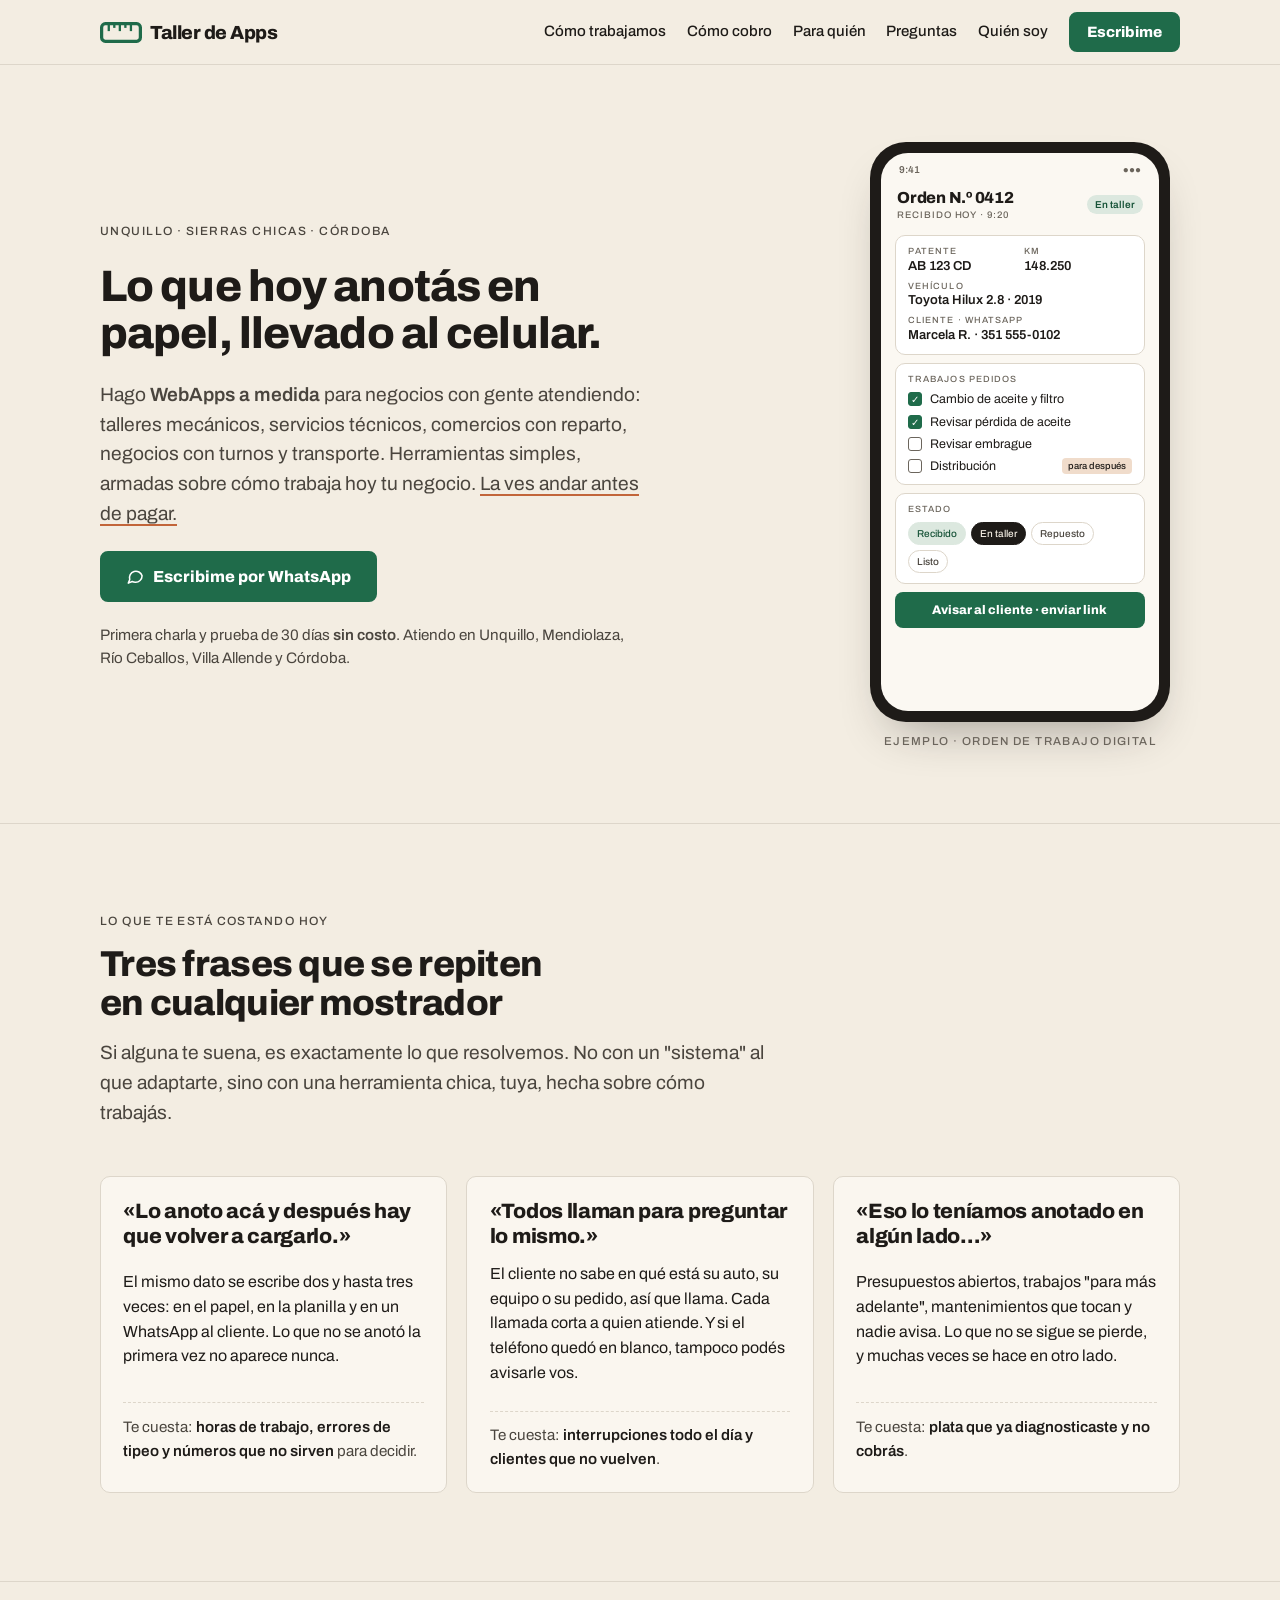
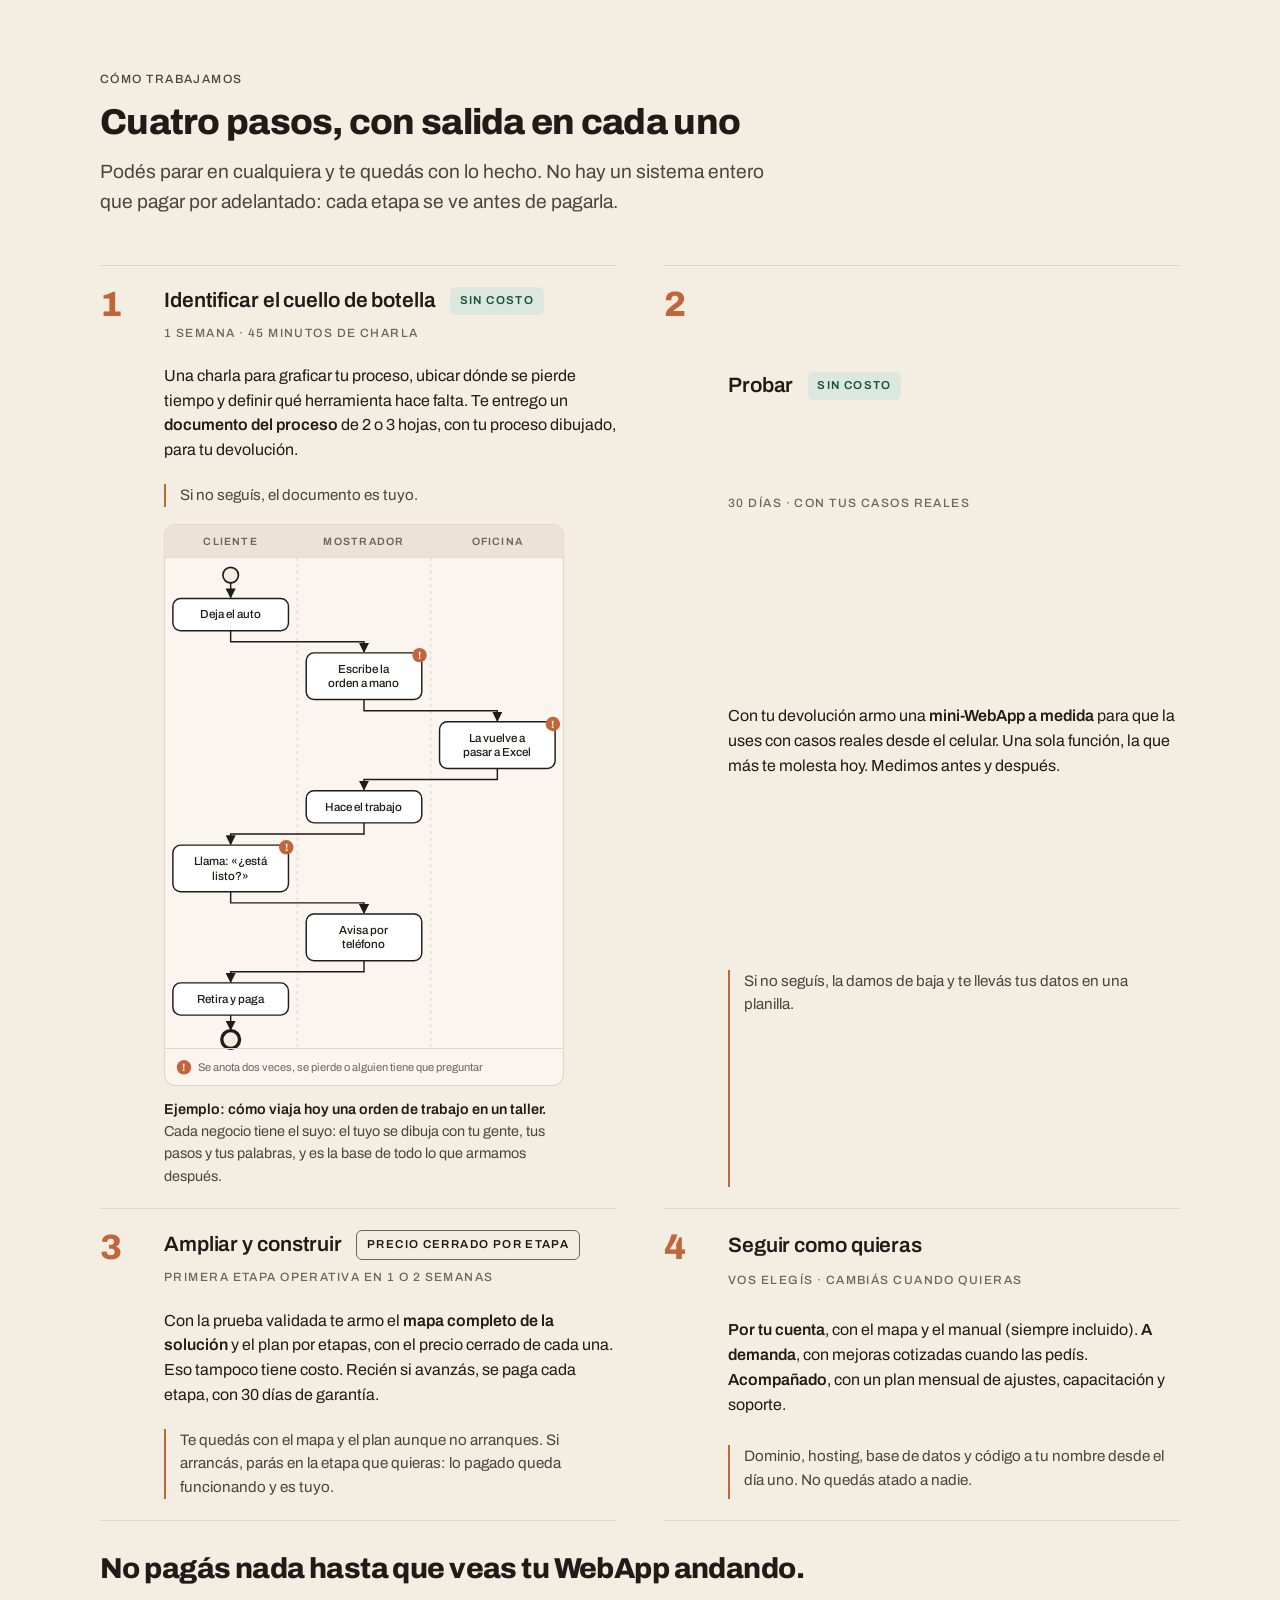
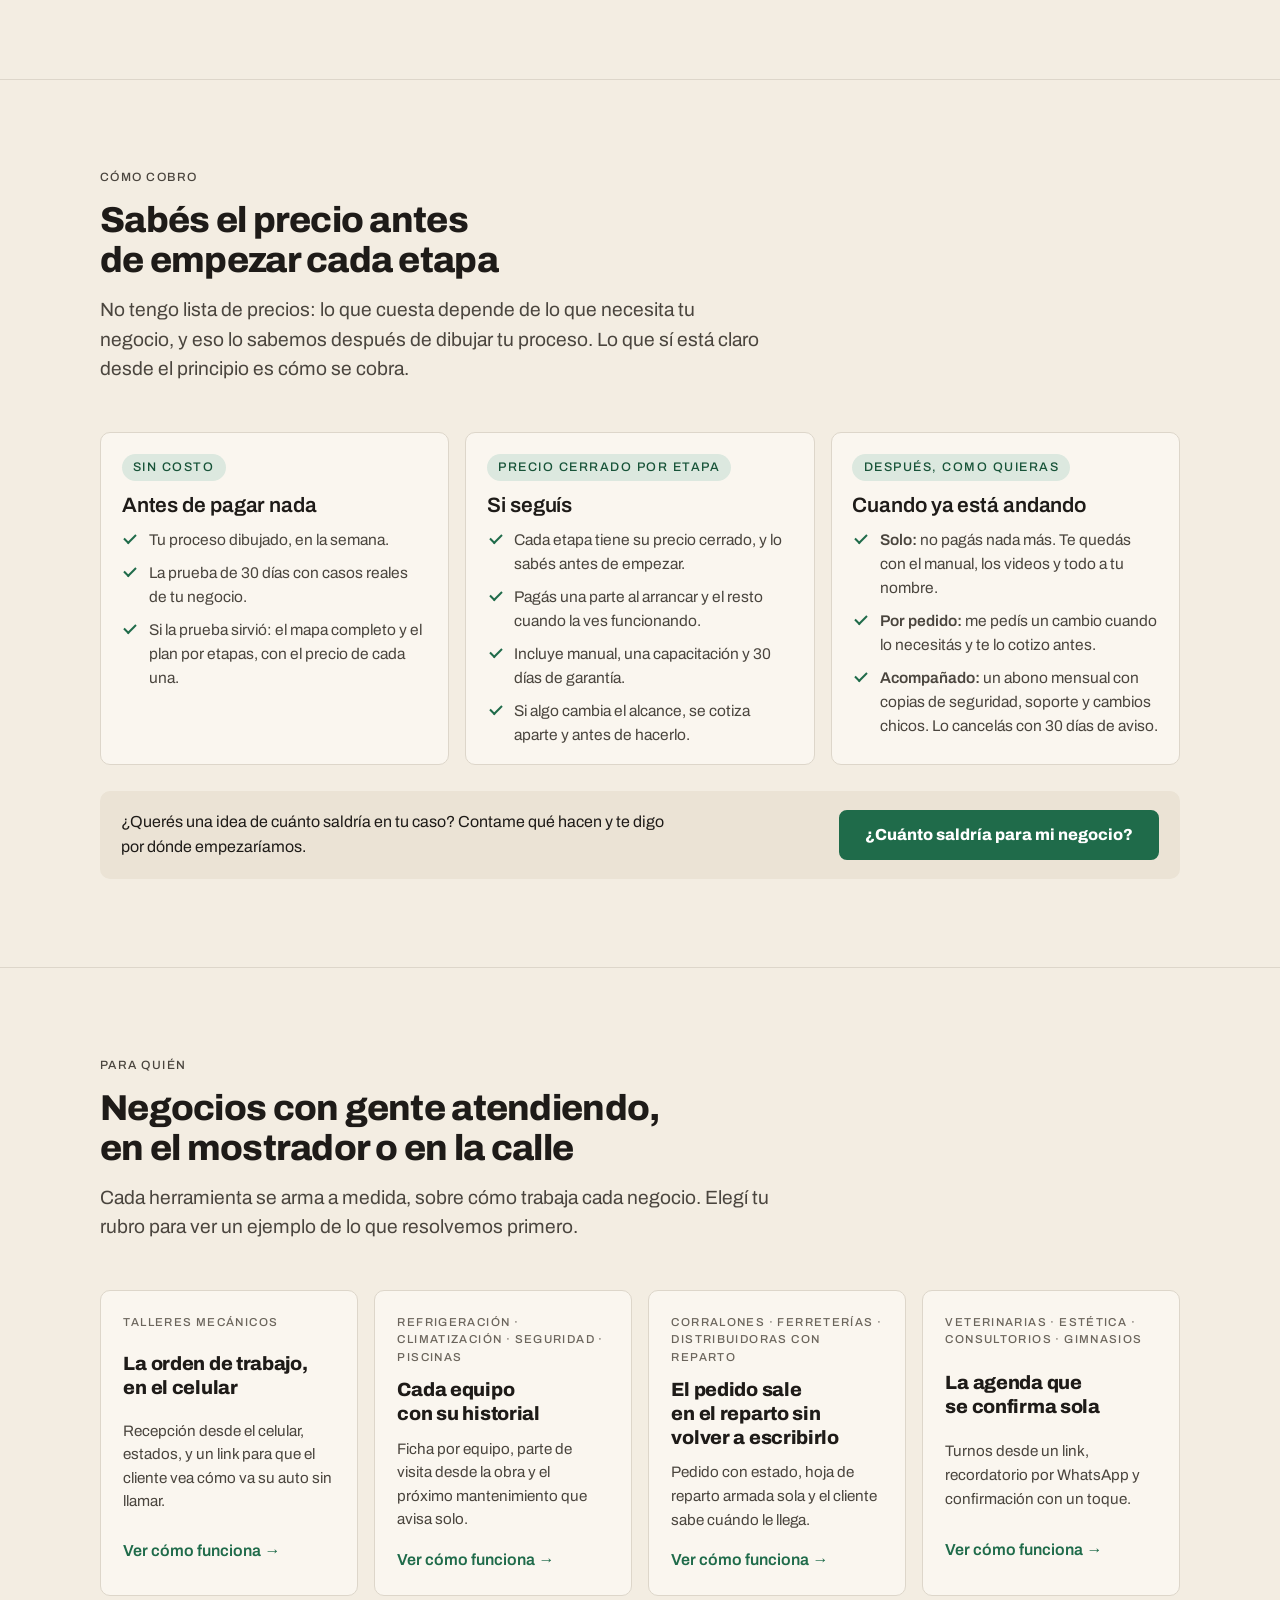
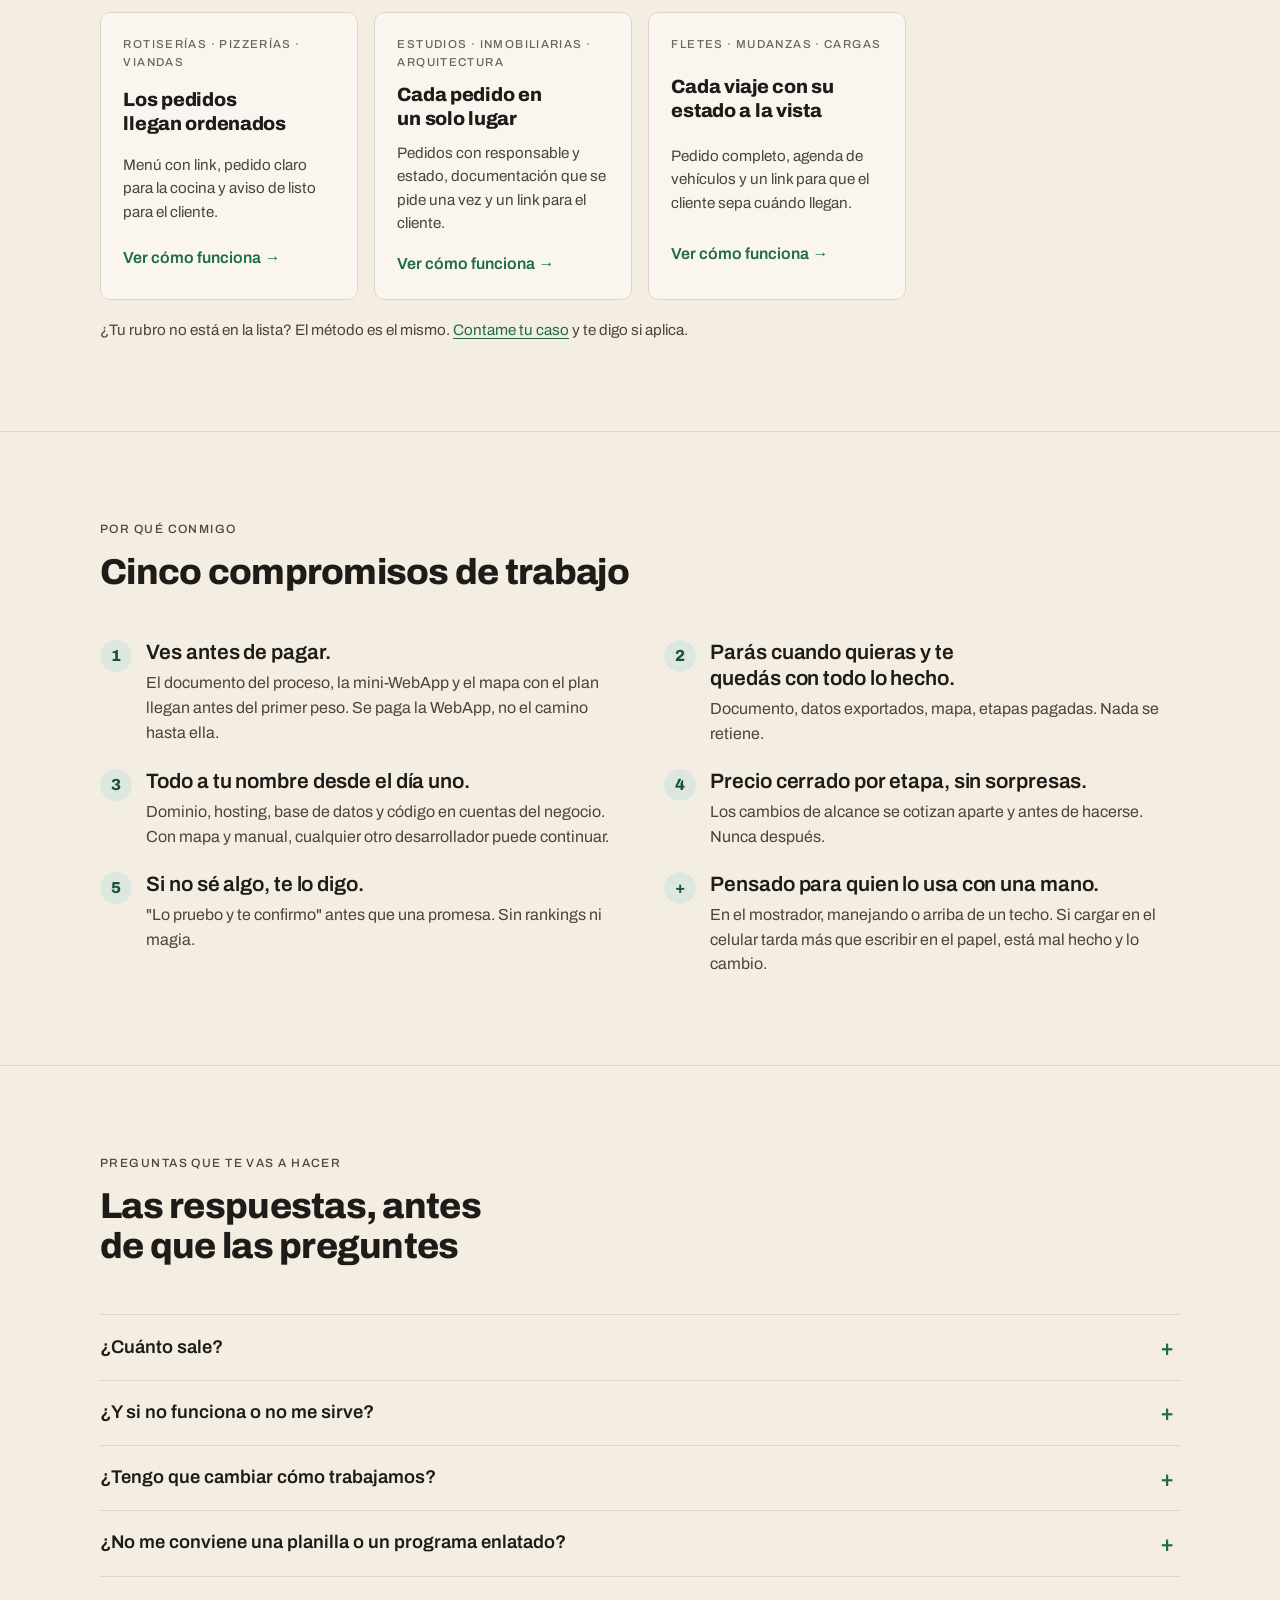
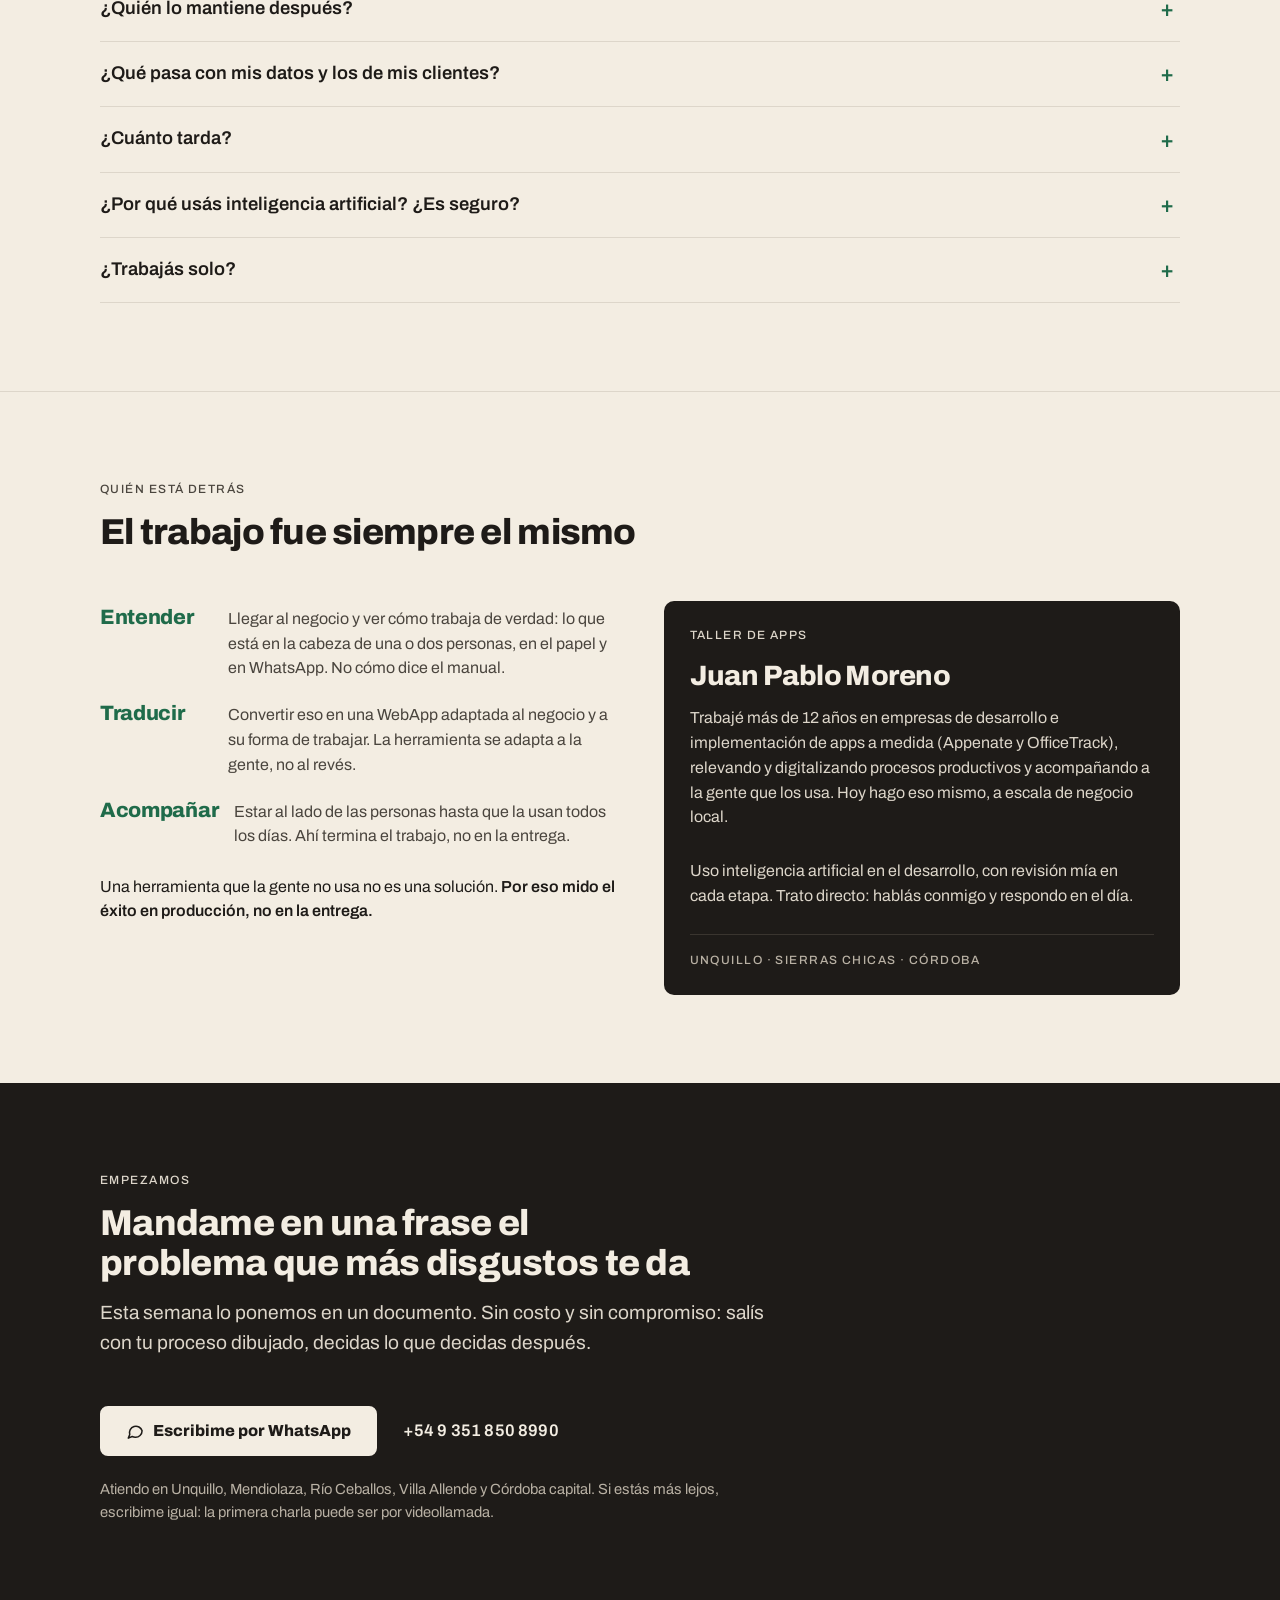
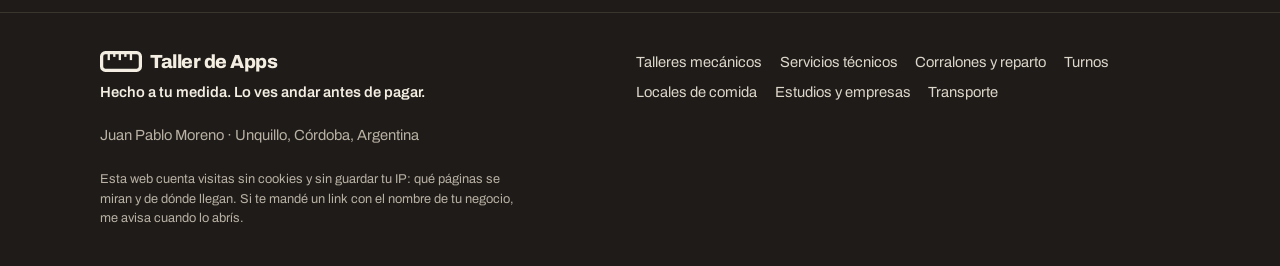
<file: index.html>
<!doctype html>
<html lang="es-AR">
<head>
  <meta charset="utf-8">
  <meta name="viewport" content="width=device-width, initial-scale=1, viewport-fit=cover">
  <title>Taller de Apps · WebApps a medida para tu negocio</title>
  <meta name="description" content="Lo que hoy anotás en papel, planilla y WhatsApp, llevado al celular. WebApps hechas a medida de cómo trabaja tu negocio: talleres mecánicos, servicios técnicos, comercios con reparto, turnos y transporte en Sierras Chicas, Córdoba. La ves andar antes de pagar.">
  <meta property="og:title" content="Taller de Apps · WebApps a medida para tu negocio">
  <meta property="og:description" content="Hecho a tu medida. Lo ves andar antes de pagar. Talleres mecánicos, servicios técnicos, comercios, negocios con turnos y transporte, en Sierras Chicas.">
  <meta property="og:type" content="website">
  <meta property="og:image" content="https://taller-de-apps.pages.dev/assets/img/og-taller-de-apps.png">
  <meta property="og:image:width" content="2400">
  <meta property="og:image:height" content="1260">
  <meta property="og:url" content="https://taller-de-apps.pages.dev/">
  <meta name="twitter:card" content="summary_large_image">
  <meta property="og:locale" content="es_AR">
  <link rel="canonical" href="https://taller-de-apps.pages.dev/">
  <link rel="icon" href="assets/favicon.svg" type="image/svg+xml">
  <link rel="icon" href="assets/favicon-32.png" type="image/png" sizes="32x32">
  <link rel="icon" href="assets/favicon-16.png" type="image/png" sizes="16x16">
  <link rel="apple-touch-icon" href="assets/apple-touch-icon.png">
  <link rel="manifest" href="site.webmanifest">
  <meta name="theme-color" content="#1F6B4A">
  <link rel="stylesheet" href="assets/styles.css?v=20261014j">
</head>
<body>

<header class="topbar">
  <div class="wrap">
    <a class="brand" href="index.html" aria-label="Taller de Apps, inicio">
      <svg class="brand-icon" viewBox="4.5 27.5 91 45" aria-hidden="true" focusable="false"><g fill="currentColor"><rect x="8" y="31" width="84" height="38" rx="8" fill="none" stroke="currentColor" stroke-width="7"/><rect x="21" y="31" width="5" height="16"/><rect x="33" y="31" width="5" height="9"/><rect x="45" y="31" width="5" height="16"/><rect x="57" y="31" width="5" height="9"/><rect x="69" y="31" width="5" height="16"/></g></svg>
      <span class="brand-name">Taller de Apps</span>
    </a>
    <button class="nav-toggle" aria-label="Abrir menú" aria-expanded="false"><span></span><span></span><span></span></button>
    <nav class="nav" aria-label="Principal">
      <a href="#como">Cómo trabajamos</a>
      <a href="#cobro">Cómo cobro</a>
      <a href="#rubros">Para quién</a>
      <a href="#preguntas">Preguntas</a>
      <a href="#quien">Quién soy</a>
      <a class="btn btn-primary" data-wa="Hola Juan, vi la página de Taller de Apps y quiero charlar 20 minutos sobre mi negocio." href="#contacto">Escribime</a>
    </nav>
  </div>
</header>

<main>

  <!-- ============ PORTADA ============ -->
  <section class="hero">
    <div class="wrap">
      <div class="hero-copy">
        <span class="eyebrow">Unquillo · Sierras Chicas · Córdoba</span>
        <h1>Lo que hoy anotás en papel, llevado al celular.</h1>
        <p class="lead">Hago <strong>WebApps a medida</strong> para negocios con gente atendiendo: talleres mecánicos, servicios técnicos, comercios con reparto, negocios con turnos y transporte. Herramientas simples, armadas sobre cómo trabaja hoy tu negocio. <mark>La ves andar antes de pagar.</mark></p>
        <div class="hero-actions">
          <a class="btn btn-primary btn-lg" data-wa="Hola Juan, vi la página de Taller de Apps y quiero charlar 20 minutos sobre mi negocio." href="#contacto">
            <svg viewBox="0 0 24 24" fill="none" stroke="currentColor" stroke-width="2" stroke-linecap="round" stroke-linejoin="round" aria-hidden="true"><path d="M21 11.5a8.4 8.4 0 0 1-9 8.4 8.8 8.8 0 0 1-3.9-.9L3 21l1.9-4.6A8.4 8.4 0 1 1 21 11.5z"/></svg>
            Escribime por WhatsApp
          </a>
          <a class="btn btn-ghost btn-lg" data-demo hidden href="#">Ver una demo andando</a>
        </div>
        <p class="hero-note">Primera charla y prueba de 30 días <strong>sin costo</strong>. Atiendo en Unquillo, Mendiolaza, Río Ceballos, Villa Allende y Córdoba.</p>
      </div>

      <div class="hero-visual">
        <div class="mock">
          <div class="phone" role="img" aria-label="Ejemplo: orden de trabajo digital de un taller, vista desde el celular del mostrador">
            <div class="screen">
              <div class="status"><span>9:41</span><span>●●●</span></div>
              <div class="app-bar">
                <div><div class="ttl">Orden N.º 0412</div><div class="sub">RECIBIDO HOY · 9:20</div></div>
                <span class="pill">En taller</span>
              </div>
              <div class="scroll">
                <div class="card">
                  <div class="row2">
                    <div><div class="k">Patente</div><div class="v">AB 123 CD</div></div>
                    <div><div class="k">Km</div><div class="v">148.250</div></div>
                  </div>
                  <div><div class="k">Vehículo</div><div class="v">Toyota Hilux 2.8 · 2019</div></div>
                  <div><div class="k">Cliente · WhatsApp</div><div class="v">Marcela R. · 351 555-0102</div></div>
                </div>
                <div class="card">
                  <div class="k">Trabajos pedidos</div>
                  <div class="task"><span class="box ok">✓</span>Cambio de aceite y filtro</div>
                  <div class="task"><span class="box ok">✓</span>Revisar pérdida de aceite</div>
                  <div class="task"><span class="box"></span>Revisar embrague</div>
                  <div class="task"><span class="box"></span>Distribución <span class="later">para después</span></div>
                </div>
                <div class="card">
                  <div class="k">Estado</div>
                  <div class="chips"><span class="chip done">Recibido</span><span class="chip on">En taller</span><span class="chip">Repuesto</span><span class="chip">Listo</span></div>
                </div>
                <div class="mini-btn">Avisar al cliente · enviar link</div>
              </div>
            </div>
          </div>
          <span class="mock-label">Ejemplo · orden de trabajo digital</span>
        </div>
      </div>
    </div>
  </section>

  <!-- ============ DOLORES ============ -->
  <section class="section" id="dolores">
    <div class="wrap">
      <div class="section-head">
        <span class="eyebrow">Lo que te está costando hoy</span>
        <h2>Tres frases que se repiten en cualquier mostrador</h2>
        <p class="lead">Si alguna te suena, es exactamente lo que resolvemos. No con un "sistema" al que adaptarte, sino con una herramienta chica, tuya, hecha sobre cómo trabajás.</p>
      </div>
      <div class="quotes">
        <article class="quote">
          <blockquote>«Lo anoto acá y después hay que volver a cargarlo.»</blockquote>
          <p>El mismo dato se escribe dos y hasta tres veces: en el papel, en la planilla y en un WhatsApp al cliente. Lo que no se anotó la primera vez no aparece nunca.</p>
          <p class="cost">Te cuesta: <strong>horas de trabajo, errores de tipeo y números que no sirven</strong> para decidir.</p>
        </article>
        <article class="quote">
          <blockquote>«Todos llaman para preguntar lo mismo.»</blockquote>
          <p>El cliente no sabe en qué está su auto, su equipo o su pedido, así que llama. Cada llamada corta a quien atiende. Y si el teléfono quedó en blanco, tampoco podés avisarle vos.</p>
          <p class="cost">Te cuesta: <strong>interrupciones todo el día y clientes que no vuelven</strong>.</p>
        </article>
        <article class="quote">
          <blockquote>«Eso lo teníamos anotado en algún lado…»</blockquote>
          <p>Presupuestos abiertos, trabajos "para más adelante", mantenimientos que tocan y nadie avisa. Lo que no se sigue se pierde, y muchas veces se hace en otro lado.</p>
          <p class="cost">Te cuesta: <strong>plata que ya diagnosticaste y no cobrás</strong>.</p>
        </article>
      </div>
    </div>
  </section>

  <!-- ============ CÓMO TRABAJAMOS ============ -->
  <section class="section" id="como">
    <div class="wrap">
      <div class="section-head">
        <span class="eyebrow">Cómo trabajamos</span>
        <h2>Cuatro pasos, con salida en cada uno</h2>
        <p class="lead">Podés parar en cualquiera y te quedás con lo hecho. No hay un sistema entero que pagar por adelantado: cada etapa se ve antes de pagarla.</p>
      </div>
      <ol class="steps">
        <li class="step">
          <div class="step-num">1</div>
          <div class="step-body">
            <div class="step-title"><h3>Identificar el cuello de botella</h3><span class="stamp">Sin costo</span></div>
            <p class="step-meta">1 SEMANA · 45 MINUTOS DE CHARLA</p>
            <p>Una charla para graficar tu proceso, ubicar dónde se pierde tiempo y definir qué herramienta hace falta. Te entrego un <strong>documento del proceso</strong> de 2 o 3 hojas, con tu proceso dibujado, para tu devolución.</p>
            <p class="step-exit">Si no seguís, el documento es tuyo.</p>
            <!-- bpmn-paso1 --><figure class="bpmn-fig"><svg class="bpmn" viewBox="0 0 360 506" role="img" aria-label="Cómo viaja hoy una orden de trabajo en un taller (ejemplo)"><title>Cómo viaja hoy una orden de trabajo en un taller (ejemplo)</title><defs><marker id="flecha-talleres" viewBox="0 0 8 8" refX="7" refY="4" markerWidth="7" markerHeight="7" orient="auto-start-reverse"><path d="M0 0 L8 4 L0 8 Z" fill="#1E1B18"/></marker></defs><rect x="0.5" y="0.5" width="359" height="505" rx="10" fill="#FAF6EF" stroke="#DDD6CA"/><path d="M1 30 H359" stroke="#DDD6CA"/><path d="M0.5 10.5 a10 10 0 0 1 10 -10 H349.5 a10 10 0 0 1 10 10 V30 H0.5 Z" fill="#EBE3D5"/><text x="60.0" y="19" text-anchor="middle" font-size="9.5" font-weight="600" letter-spacing="1.1" fill="#6B655C">CLIENTE</text><text x="180.0" y="19" text-anchor="middle" font-size="9.5" font-weight="600" letter-spacing="1.1" fill="#6B655C">MOSTRADOR</text><path d="M120 30 V472" stroke="#DDD6CA" stroke-dasharray="3 3"/><text x="300.0" y="19" text-anchor="middle" font-size="9.5" font-weight="600" letter-spacing="1.1" fill="#6B655C">OFICINA</text><path d="M240 30 V472" stroke="#DDD6CA" stroke-dasharray="3 3"/><circle cx="60.0" cy="46" r="7" fill="#F3EDE2" stroke="#1E1B18" stroke-width="1.5"/><path d="M60.0 53 V66" fill="none" stroke="#1E1B18" stroke-width="1.3" marker-end="url(#flecha-talleres)"/><rect x="8.0" y="67" width="104" height="29" rx="7" fill="#FFFFFF" stroke="#1E1B18" stroke-width="1.3"/><text x="60.0" y="85" text-anchor="middle" font-size="10.5" font-weight="500" fill="#1E1B18">Deja el auto</text><path d="M60.0 96 V106.0 H180.0 V115" fill="none" stroke="#1E1B18" stroke-width="1.3" marker-end="url(#flecha-talleres)"/><rect x="128.0" y="116" width="104" height="42" rx="7" fill="#FFFFFF" stroke="#1E1B18" stroke-width="1.3"/><text x="180.0" y="134" text-anchor="middle" font-size="10.5" font-weight="500" fill="#1E1B18">Escribe la</text><text x="180.0" y="147" text-anchor="middle" font-size="10.5" font-weight="500" fill="#1E1B18">orden a mano</text><circle cx="230.0" cy="118" r="6.5" fill="#C2653A"/><text x="230.0" y="121.4" text-anchor="middle" font-size="9.5" font-weight="800" fill="#F3EDE2">!</text><path d="M180.0 158 V168.0 H300.0 V177" fill="none" stroke="#1E1B18" stroke-width="1.3" marker-end="url(#flecha-talleres)"/><rect x="248.0" y="178" width="104" height="42" rx="7" fill="#FFFFFF" stroke="#1E1B18" stroke-width="1.3"/><text x="300.0" y="196" text-anchor="middle" font-size="10.5" font-weight="500" fill="#1E1B18">La vuelve a</text><text x="300.0" y="209" text-anchor="middle" font-size="10.5" font-weight="500" fill="#1E1B18">pasar a Excel</text><circle cx="350.0" cy="180" r="6.5" fill="#C2653A"/><text x="350.0" y="183.4" text-anchor="middle" font-size="9.5" font-weight="800" fill="#F3EDE2">!</text><path d="M300.0 220 V230.0 H180.0 V239" fill="none" stroke="#1E1B18" stroke-width="1.3" marker-end="url(#flecha-talleres)"/><rect x="128.0" y="240" width="104" height="29" rx="7" fill="#FFFFFF" stroke="#1E1B18" stroke-width="1.3"/><text x="180.0" y="258" text-anchor="middle" font-size="10.5" font-weight="500" fill="#1E1B18">Hace el trabajo</text><path d="M180.0 269 V279.0 H60.0 V288" fill="none" stroke="#1E1B18" stroke-width="1.3" marker-end="url(#flecha-talleres)"/><rect x="8.0" y="289" width="104" height="42" rx="7" fill="#FFFFFF" stroke="#1E1B18" stroke-width="1.3"/><text x="60.0" y="307" text-anchor="middle" font-size="10.5" font-weight="500" fill="#1E1B18">Llama: «¿está</text><text x="60.0" y="320" text-anchor="middle" font-size="10.5" font-weight="500" fill="#1E1B18">listo?»</text><circle cx="110.0" cy="291" r="6.5" fill="#C2653A"/><text x="110.0" y="294.4" text-anchor="middle" font-size="9.5" font-weight="800" fill="#F3EDE2">!</text><path d="M60.0 331 V341.0 H180.0 V350" fill="none" stroke="#1E1B18" stroke-width="1.3" marker-end="url(#flecha-talleres)"/><rect x="128.0" y="351" width="104" height="42" rx="7" fill="#FFFFFF" stroke="#1E1B18" stroke-width="1.3"/><text x="180.0" y="369" text-anchor="middle" font-size="10.5" font-weight="500" fill="#1E1B18">Avisa por</text><text x="180.0" y="382" text-anchor="middle" font-size="10.5" font-weight="500" fill="#1E1B18">teléfono</text><path d="M180.0 393 V403.0 H60.0 V412" fill="none" stroke="#1E1B18" stroke-width="1.3" marker-end="url(#flecha-talleres)"/><rect x="8.0" y="413" width="104" height="29" rx="7" fill="#FFFFFF" stroke="#1E1B18" stroke-width="1.3"/><text x="60.0" y="431" text-anchor="middle" font-size="10.5" font-weight="500" fill="#1E1B18">Retira y paga</text><path d="M60.0 442 V455" fill="none" stroke="#1E1B18" stroke-width="1.3" marker-end="url(#flecha-talleres)"/><circle cx="60.0" cy="464" r="8" fill="#F3EDE2" stroke="#1E1B18" stroke-width="3"/><path d="M1 472 H359" stroke="#DDD6CA"/><circle cx="18" cy="489" r="6.5" fill="#C2653A"/><text x="18" y="492.4" text-anchor="middle" font-size="9.5" font-weight="800" fill="#F3EDE2">!</text><text x="31" y="492.6" font-size="10" fill="#6B655C">Se anota dos veces, se pierde o alguien tiene que preguntar</text></svg><figcaption><strong>Ejemplo: cómo viaja hoy una orden de trabajo en un taller.</strong> Cada negocio tiene el suyo: el tuyo se dibuja con tu gente, tus pasos y tus palabras, y es la base de todo lo que armamos después.</figcaption></figure>
          </div>
        </li>
        <li class="step">
          <div class="step-num">2</div>
          <div class="step-body">
            <div class="step-title"><h3>Probar</h3><span class="stamp">Sin costo</span></div>
            <p class="step-meta">30 DÍAS · CON TUS CASOS REALES</p>
            <p>Con tu devolución armo una <strong>mini-WebApp a medida</strong> para que la uses con casos reales desde el celular. Una sola función, la que más te molesta hoy. Medimos antes y después.</p>
            <p class="step-exit">Si no seguís, la damos de baja y te llevás tus datos en una planilla.</p>
          </div>
        </li>
        <li class="step">
          <div class="step-num">3</div>
          <div class="step-body">
            <div class="step-title"><h3>Ampliar y construir</h3><span class="stamp stamp-outline">Precio cerrado por etapa</span></div>
            <p class="step-meta">PRIMERA ETAPA OPERATIVA EN 1 O 2 SEMANAS</p>
            <p>Con la prueba validada te armo el <strong>mapa completo de la solución</strong> y el plan por etapas, con el precio cerrado de cada una. Eso tampoco tiene costo. Recién si avanzás, se paga cada etapa, con 30 días de garantía.</p>
            <p class="step-exit">Te quedás con el mapa y el plan aunque no arranques. Si arrancás, parás en la etapa que quieras: lo pagado queda funcionando y es tuyo.</p>
          </div>
        </li>
        <li class="step">
          <div class="step-num">4</div>
          <div class="step-body">
            <div class="step-title"><h3>Seguir como quieras</h3></div>
            <p class="step-meta">VOS ELEGÍS · CAMBIÁS CUANDO QUIERAS</p>
            <p><strong>Por tu cuenta</strong>, con el mapa y el manual (siempre incluido). <strong>A demanda</strong>, con mejoras cotizadas cuando las pedís. <strong>Acompañado</strong>, con un plan mensual de ajustes, capacitación y soporte.</p>
            <p class="step-exit">Dominio, hosting, base de datos y código a tu nombre desde el día uno. No quedás atado a nadie.</p>
          </div>
        </li>
      </ol>
      <div class="steps-close">
        <span class="big">No pagás nada hasta que veas tu WebApp andando.</span>
        <a class="btn btn-ghost" data-demo hidden href="#">Ver una demo</a>
      </div>
    </div>
  </section>

  <!-- ============ CÓMO COBRO ============ -->
  <section class="section" id="cobro">
    <div class="wrap">
      <div class="section-head">
        <span class="eyebrow">Cómo cobro</span>
        <h2>Sabés el precio antes de empezar cada etapa</h2>
        <p class="lead">No tengo lista de precios: lo que cuesta depende de lo que necesita tu negocio, y eso lo sabemos después de dibujar tu proceso. Lo que sí está claro desde el principio es cómo se cobra.</p>
      </div>
      <div class="cobro-grid">
        <div class="cobro-card">
          <span class="cobro-tag">Sin costo</span>
          <h3>Antes de pagar nada</h3>
          <ul class="checks">
            <li>Tu proceso dibujado, en la semana.</li>
            <li>La prueba de 30 días con casos reales de tu negocio.</li>
            <li>Si la prueba sirvió: el mapa completo y el plan por etapas, con el precio de cada una.</li>
          </ul>
        </div>
        <div class="cobro-card">
          <span class="cobro-tag">Precio cerrado por etapa</span>
          <h3>Si seguís</h3>
          <ul class="checks">
            <li>Cada etapa tiene su precio cerrado, y lo sabés antes de empezar.</li>
            <li>Pagás una parte al arrancar y el resto cuando la ves funcionando.</li>
            <li>Incluye manual, una capacitación y 30 días de garantía.</li>
            <li>Si algo cambia el alcance, se cotiza aparte y antes de hacerlo.</li>
          </ul>
        </div>
        <div class="cobro-card">
          <span class="cobro-tag">Después, como quieras</span>
          <h3>Cuando ya está andando</h3>
          <ul class="checks">
            <li><strong>Solo:</strong> no pagás nada más. Te quedás con el manual, los videos y todo a tu nombre.</li>
            <li><strong>Por pedido:</strong> me pedís un cambio cuando lo necesitás y te lo cotizo antes.</li>
            <li><strong>Acompañado:</strong> un abono mensual con copias de seguridad, soporte y cambios chicos. Lo cancelás con 30 días de aviso.</li>
          </ul>
        </div>
      </div>
      <div class="cobro-close">
        <p>¿Querés una idea de cuánto saldría en tu caso? Contame qué hacen y te digo por dónde empezaríamos.</p>
        <a class="btn btn-primary btn-lg" data-precio data-wa="Hola Juan, vi cómo cobrás. Quiero saber cuánto saldría algo así para mi negocio." href="#contacto">¿Cuánto saldría para mi negocio?</a>
      </div>
    </div>
  </section>


  <!-- ============ PARA QUIÉN ============ -->
  <section class="section" id="rubros">
    <div class="wrap">
      <div class="section-head">
        <span class="eyebrow">Para quién</span>
        <h2>Negocios con gente atendiendo, en el mostrador o en la calle</h2>
        <p class="lead">Cada herramienta se arma a medida, sobre cómo trabaja cada negocio. Elegí tu rubro para ver un ejemplo de lo que resolvemos primero.</p>
      </div>
      <div class="niches">
        <a class="niche" href="talleres.html">
          <span class="who">Talleres mecánicos</span>
          <h3>La orden de trabajo, en el celular</h3>
          <p>Recepción desde el celular, estados, y un link para que el cliente vea cómo va su auto sin llamar.</p>
          <span class="go">Ver cómo funciona →</span>
        </a>
        <a class="niche" href="servicios-tecnicos.html">
          <span class="who">Refrigeración · climatización · seguridad · piscinas</span>
          <h3>Cada equipo con su historial</h3>
          <p>Ficha por equipo, parte de visita desde la obra y el próximo mantenimiento que avisa solo.</p>
          <span class="go">Ver cómo funciona →</span>
        </a>
        <a class="niche" href="corralones.html">
          <span class="who">Corralones · ferreterías · distribuidoras con reparto</span>
          <h3>El pedido sale en el reparto sin volver a escribirlo</h3>
          <p>Pedido con estado, hoja de reparto armada sola y el cliente sabe cuándo le llega.</p>
          <span class="go">Ver cómo funciona →</span>
        </a>
        <a class="niche" href="turnos.html">
          <span class="who">Veterinarias · estética · consultorios · gimnasios</span>
          <h3>La agenda que se confirma sola</h3>
          <p>Turnos desde un link, recordatorio por WhatsApp y confirmación con un toque.</p>
          <span class="go">Ver cómo funciona →</span>
        </a>
        <a class="niche" href="comida.html">
          <span class="who">Rotiserías · pizzerías · viandas</span>
          <h3>Los pedidos llegan ordenados</h3>
          <p>Menú con link, pedido claro para la cocina y aviso de listo para el cliente.</p>
          <span class="go">Ver cómo funciona →</span>
        </a>
        <a class="niche" href="profesionales.html">
          <span class="who">Estudios · inmobiliarias · arquitectura</span>
          <h3>Cada pedido en un solo lugar</h3>
          <p>Pedidos con responsable y estado, documentación que se pide una vez y un link para el cliente.</p>
          <span class="go">Ver cómo funciona →</span>
        </a>
        <a class="niche" href="transporte.html">
          <span class="who">Fletes · mudanzas · cargas</span>
          <h3>Cada viaje con su estado a la vista</h3>
          <p>Pedido completo, agenda de vehículos y un link para que el cliente sepa cuándo llegan.</p>
          <span class="go">Ver cómo funciona →</span>
        </a>
      </div>
      <p class="hero-note" style="margin-top:1.2rem">¿Tu rubro no está en la lista? El método es el mismo. <a data-wa="Hola Juan, vi Taller de Apps. Mi rubro es [completar] y quiero saber si aplica." href="#contacto">Contame tu caso</a> y te digo si aplica.</p>
    </div>
  </section>

  <!-- ============ COMPROMISOS ============ -->
  <section class="section" id="compromisos">
    <div class="wrap">
      <div class="section-head">
        <span class="eyebrow">Por qué conmigo</span>
        <h2>Cinco compromisos de trabajo</h2>
      </div>
      <div class="commitments">
        <div class="commit"><span class="tick">1</span><div><h3>Ves antes de pagar.</h3><p>El documento del proceso, la mini-WebApp y el mapa con el plan llegan antes del primer peso. Se paga la WebApp, no el camino hasta ella.</p></div></div>
        <div class="commit"><span class="tick">2</span><div><h3>Parás cuando quieras y te quedás con todo lo hecho.</h3><p>Documento, datos exportados, mapa, etapas pagadas. Nada se retiene.</p></div></div>
        <div class="commit"><span class="tick">3</span><div><h3>Todo a tu nombre desde el día uno.</h3><p>Dominio, hosting, base de datos y código en cuentas del negocio. Con mapa y manual, cualquier otro desarrollador puede continuar.</p></div></div>
        <div class="commit"><span class="tick">4</span><div><h3>Precio cerrado por etapa, sin sorpresas.</h3><p>Los cambios de alcance se cotizan aparte y antes de hacerse. Nunca después.</p></div></div>
        <div class="commit"><span class="tick">5</span><div><h3>Si no sé algo, te lo digo.</h3><p>"Lo pruebo y te confirmo" antes que una promesa. Sin rankings ni magia.</p></div></div>
        <div class="commit"><span class="tick">+</span><div><h3>Pensado para quien lo usa con una mano.</h3><p>En el mostrador, manejando o arriba de un techo. Si cargar en el celular tarda más que escribir en el papel, está mal hecho y lo cambio.</p></div></div>
      </div>
    </div>
  </section>

  <!-- ============ PREGUNTAS ============ -->
  <section class="section" id="preguntas">
    <div class="wrap">
      <div class="section-head">
        <span class="eyebrow">Preguntas que te vas a hacer</span>
        <h2>Las respuestas, antes de que las preguntes</h2>
      </div>
      <div class="faq">
        <details>
          <summary>¿Cuánto sale?</summary>
          <div class="answer"><p>No tengo lista de precios porque no hay dos negocios iguales, y no te voy a tirar un número sin conocer tu proceso. Primero van el documento del proceso y la prueba de 30 días, <strong>sin costo</strong>. Después, el plan por etapas con el <strong>precio cerrado de cada una</strong>, antes de empezar. Vos decidís con la herramienta ya probada en tu negocio. <a href="#cobro">Así cobro</a>.</p></div>
        </details>
        <details>
          <summary>¿Y si no funciona o no me sirve?</summary>
          <div class="answer"><p>Parás en cualquier paso y te quedás con lo hecho: el documento, tus datos exportados, el mapa y las etapas que hayas pagado. Cada etapa tiene <strong>30 días de garantía</strong>. Y antes de pagar nada, ya usaste la mini-WebApp un mes con casos reales.</p></div>
        </details>
        <details>
          <summary>¿Tengo que cambiar cómo trabajamos?</summary>
          <div class="answer"><p>No. La herramienta se arma <strong>sobre cómo trabajan hoy</strong>, con las palabras que usan y los pasos que ya hacen. Lo único que cambia es que se anota una vez y lo ven todos. Si algo tarda más que en el papel, está mal hecho.</p></div>
        </details>
        <details>
          <summary>¿No me conviene una planilla o un programa enlatado?</summary>
          <div class="answer"><p>Para arrancar, sí. Cuando necesitás algo propio (tu orden, tus estados, el link para tu cliente, que conviva con lo que ya usás) hace falta a medida. Es la diferencia entre un traje comprado y uno a medida: el comprado te queda, el otro te queda bien.</p></div>
        </details>
        <details>
          <summary>¿Quién lo mantiene después?</summary>
          <div class="answer"><p>Vos elegís: <strong>por tu cuenta</strong> (siempre incluido: mapa y manual para que cualquiera pueda seguir), <strong>a demanda</strong> (mejoras cotizadas cuando las pedís) o <strong>acompañado</strong> (plan mensual de ajustes, capacitación y soporte). Cambiás cuando quieras.</p></div>
        </details>
        <details>
          <summary>¿Qué pasa con mis datos y los de mis clientes?</summary>
          <div class="answer"><p>Viven en cuentas <strong>a tu nombre</strong> desde el día uno, con accesos por rol: cada persona ve lo que le toca. Si no seguís, te los llevás en una planilla. Nada queda en manos de nadie más.</p></div>
        </details>
        <details>
          <summary>¿Cuánto tarda?</summary>
          <div class="answer"><p>Semana 1: el documento del proceso. Día 30: la mini-WebApp probada con casos reales. Si seguís, la primera etapa operativa suele estar lista en <strong>1 o 2 semanas</strong>. Se construye por etapas, y cada una se ve antes de pagarla.</p></div>
        </details>
        <details>
          <summary>¿Por qué usás inteligencia artificial? ¿Es seguro?</summary>
          <div class="answer"><p>La uso para <strong>construir</strong>, no para decidir nada en tu negocio. Me permite ir más rápido y cobrar menos que una agencia, con revisión mía en cada etapa. Tus datos no se usan para entrenar nada; la herramienta hace exactamente lo que acordamos.</p></div>
        </details>
        <details>
          <summary>¿Trabajás solo?</summary>
          <div class="answer"><p>Sí. Hablás con quien diseña y construye la herramienta, en cada paso. Respondo en el día. Y como todo queda a tu nombre y documentado, no dependés de mí para seguir.</p></div>
        </details>
      </div>
    </div>
  </section>

  <!-- ============ QUIÉN ESTÁ DETRÁS ============ -->
  <section class="section" id="quien">
    <div class="wrap">
      <div class="section-head">
        <span class="eyebrow">Quién está detrás</span>
        <h2>El trabajo fue siempre el mismo</h2>
      </div>
      <div class="about">
        <div class="verbs">
          <div class="verb"><b>Entender</b><p>Llegar al negocio y ver cómo trabaja de verdad: lo que está en la cabeza de una o dos personas, en el papel y en WhatsApp. No cómo dice el manual.</p></div>
          <div class="verb"><b>Traducir</b><p>Convertir eso en una WebApp adaptada al negocio y a su forma de trabajar. La herramienta se adapta a la gente, no al revés.</p></div>
          <div class="verb"><b>Acompañar</b><p>Estar al lado de las personas hasta que la usan todos los días. Ahí termina el trabajo, no en la entrega.</p></div>
          <p class="measure" style="margin-top:.6rem">Una herramienta que la gente no usa no es una solución. <strong>Por eso mido el éxito en producción, no en la entrega.</strong></p>
        </div>
        <div class="about-card">
          <span class="eyebrow">Taller de Apps</span>
          <div class="name">Juan Pablo Moreno</div>
          <p>Trabajé más de 12 años en empresas de desarrollo e implementación de apps a medida (Appenate y OfficeTrack), relevando y digitalizando procesos productivos y acompañando a la gente que los usa. Hoy hago eso mismo, a escala de negocio local.</p>
          <p>Uso inteligencia artificial en el desarrollo, con revisión mía en cada etapa. Trato directo: hablás conmigo y respondo en el día.</p>
          <p class="where">UNQUILLO · SIERRAS CHICAS · CÓRDOBA</p>
        </div>
      </div>
    </div>
  </section>

  <!-- ============ CONTACTO ============ -->
  <section class="section contact" id="contacto">
    <div class="wrap">
      <div class="section-head">
        <span class="eyebrow">Empezamos</span>
        <h2>Mandame en una frase el problema que más disgustos te da</h2>
        <p class="lead">Esta semana lo ponemos en un documento. Sin costo y sin compromiso: salís con tu proceso dibujado, decidas lo que decidas después.</p>
      </div>
      <div class="contact-row">
        <a class="btn btn-primary btn-lg" data-wa="Hola Juan, vi la página de Taller de Apps. El problema que más disgustos me da es: " href="#">
          <svg viewBox="0 0 24 24" fill="none" stroke="currentColor" stroke-width="2" stroke-linecap="round" stroke-linejoin="round" aria-hidden="true"><path d="M21 11.5a8.4 8.4 0 0 1-9 8.4 8.8 8.8 0 0 1-3.9-.9L3 21l1.9-4.6A8.4 8.4 0 1 1 21 11.5z"/></svg>
          Escribime por WhatsApp
        </a>
        <span class="number">+54 9 351 850 8990</span>
      </div>
      <p class="fine">Atiendo en Unquillo, Mendiolaza, Río Ceballos, Villa Allende y Córdoba capital. Si estás más lejos, escribime igual: la primera charla puede ser por videollamada.</p>
    </div>
  </section>

</main>

<footer>
  <div class="wrap">
    <div class="footer-brand">
      <a class="brand footer-logo" href="index.html" aria-label="Taller de Apps, inicio"><svg class="brand-icon" viewBox="4.5 27.5 91 45" aria-hidden="true" focusable="false"><g fill="currentColor"><rect x="8" y="31" width="84" height="38" rx="8" fill="none" stroke="currentColor" stroke-width="7"/><rect x="21" y="31" width="5" height="16"/><rect x="33" y="31" width="5" height="9"/><rect x="45" y="31" width="5" height="16"/><rect x="57" y="31" width="5" height="9"/><rect x="69" y="31" width="5" height="16"/></g></svg><span class="brand-name">Taller de Apps</span></a>
      <p class="footer-lema">Hecho a tu medida. Lo ves andar antes de pagar.</p>
      <p class="footer-who">Juan Pablo Moreno · Unquillo, Córdoba, Argentina</p>
      <p class="footer-privacy">Esta web cuenta visitas sin cookies y sin guardar tu IP: qué páginas se miran y de dónde llegan. Si te mandé un link con el nombre de tu negocio, me avisa cuando lo abrís.</p>
    </div>
    <nav class="footer-links" aria-label="Rubros"><a href="talleres.html">Talleres mecánicos</a><a href="servicios-tecnicos.html">Servicios técnicos</a><a href="corralones.html">Corralones y reparto</a><a href="turnos.html">Turnos</a><a href="comida.html">Locales de comida</a><a href="profesionales.html">Estudios y empresas</a><a href="transporte.html">Transporte</a></nav>
  </div>
</footer>

<script src="assets/site.js?v=20261014j"></script>
</body>
</html>
</file>
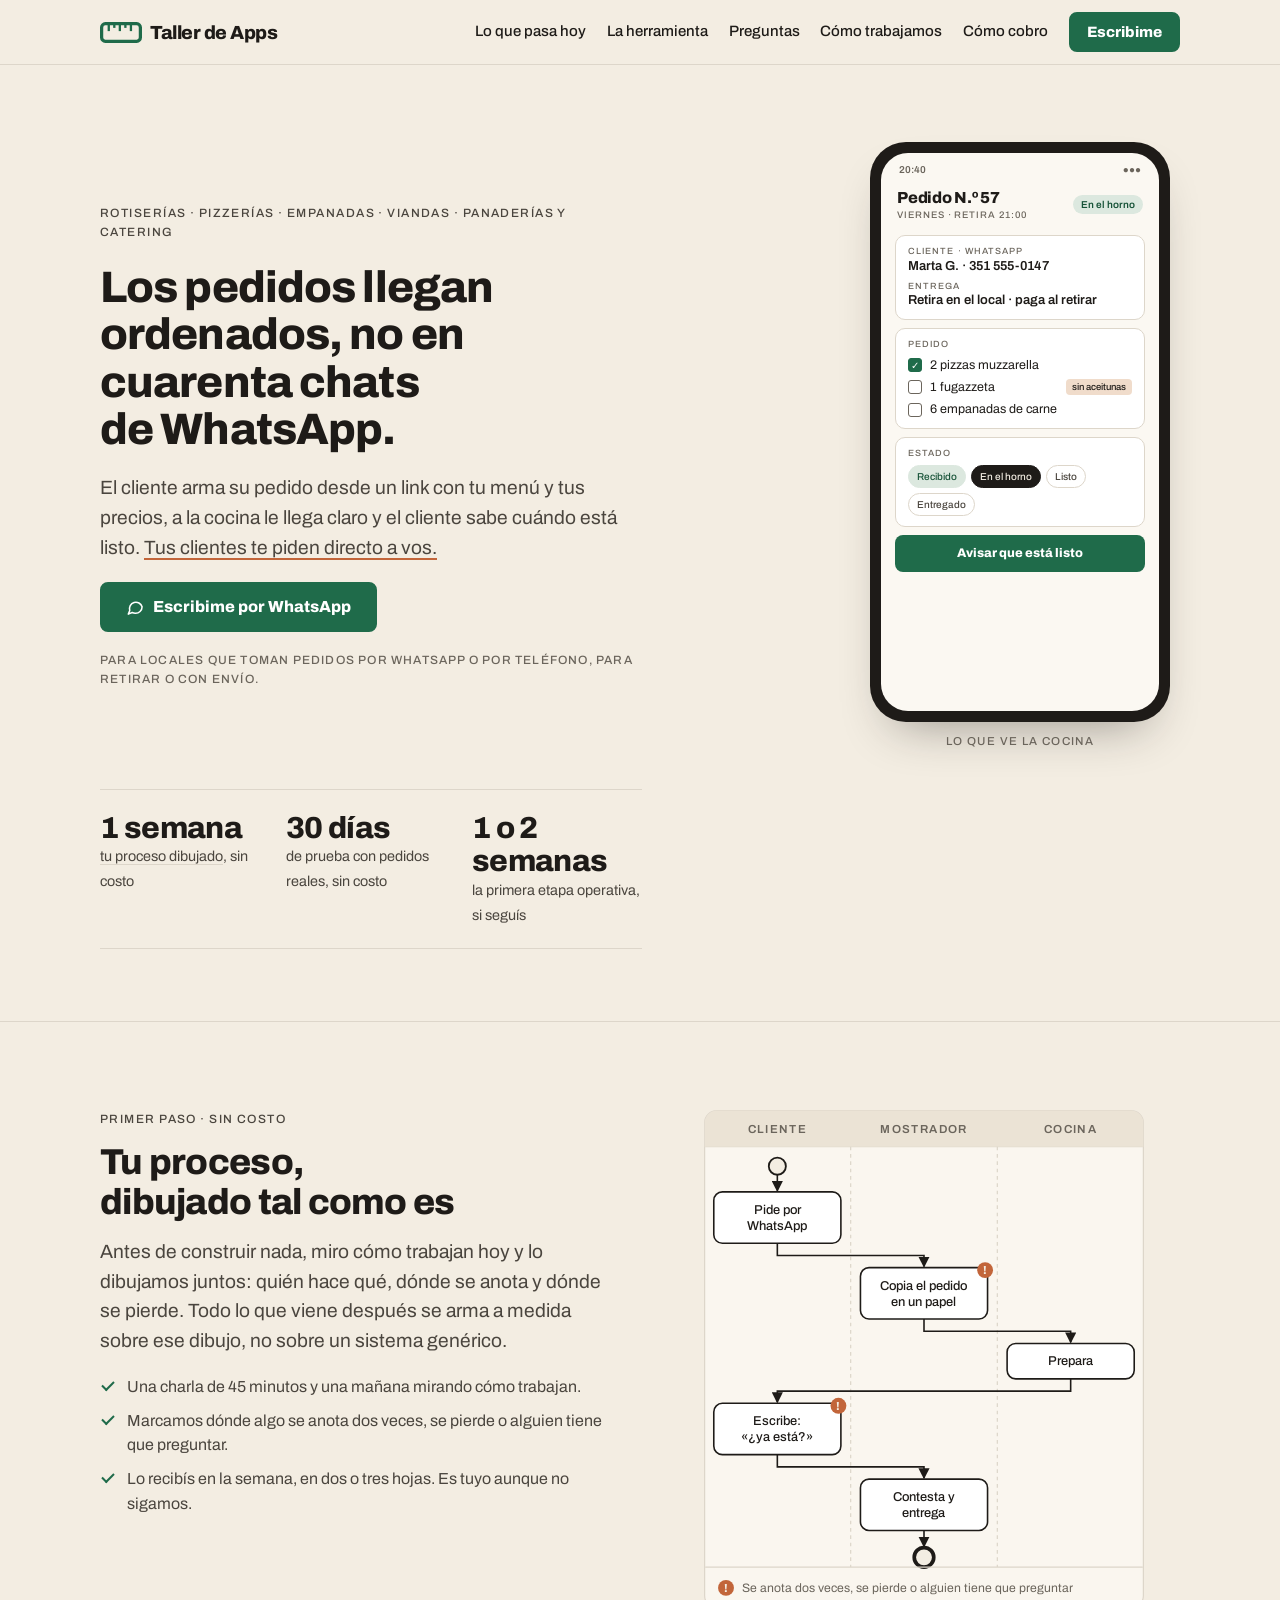
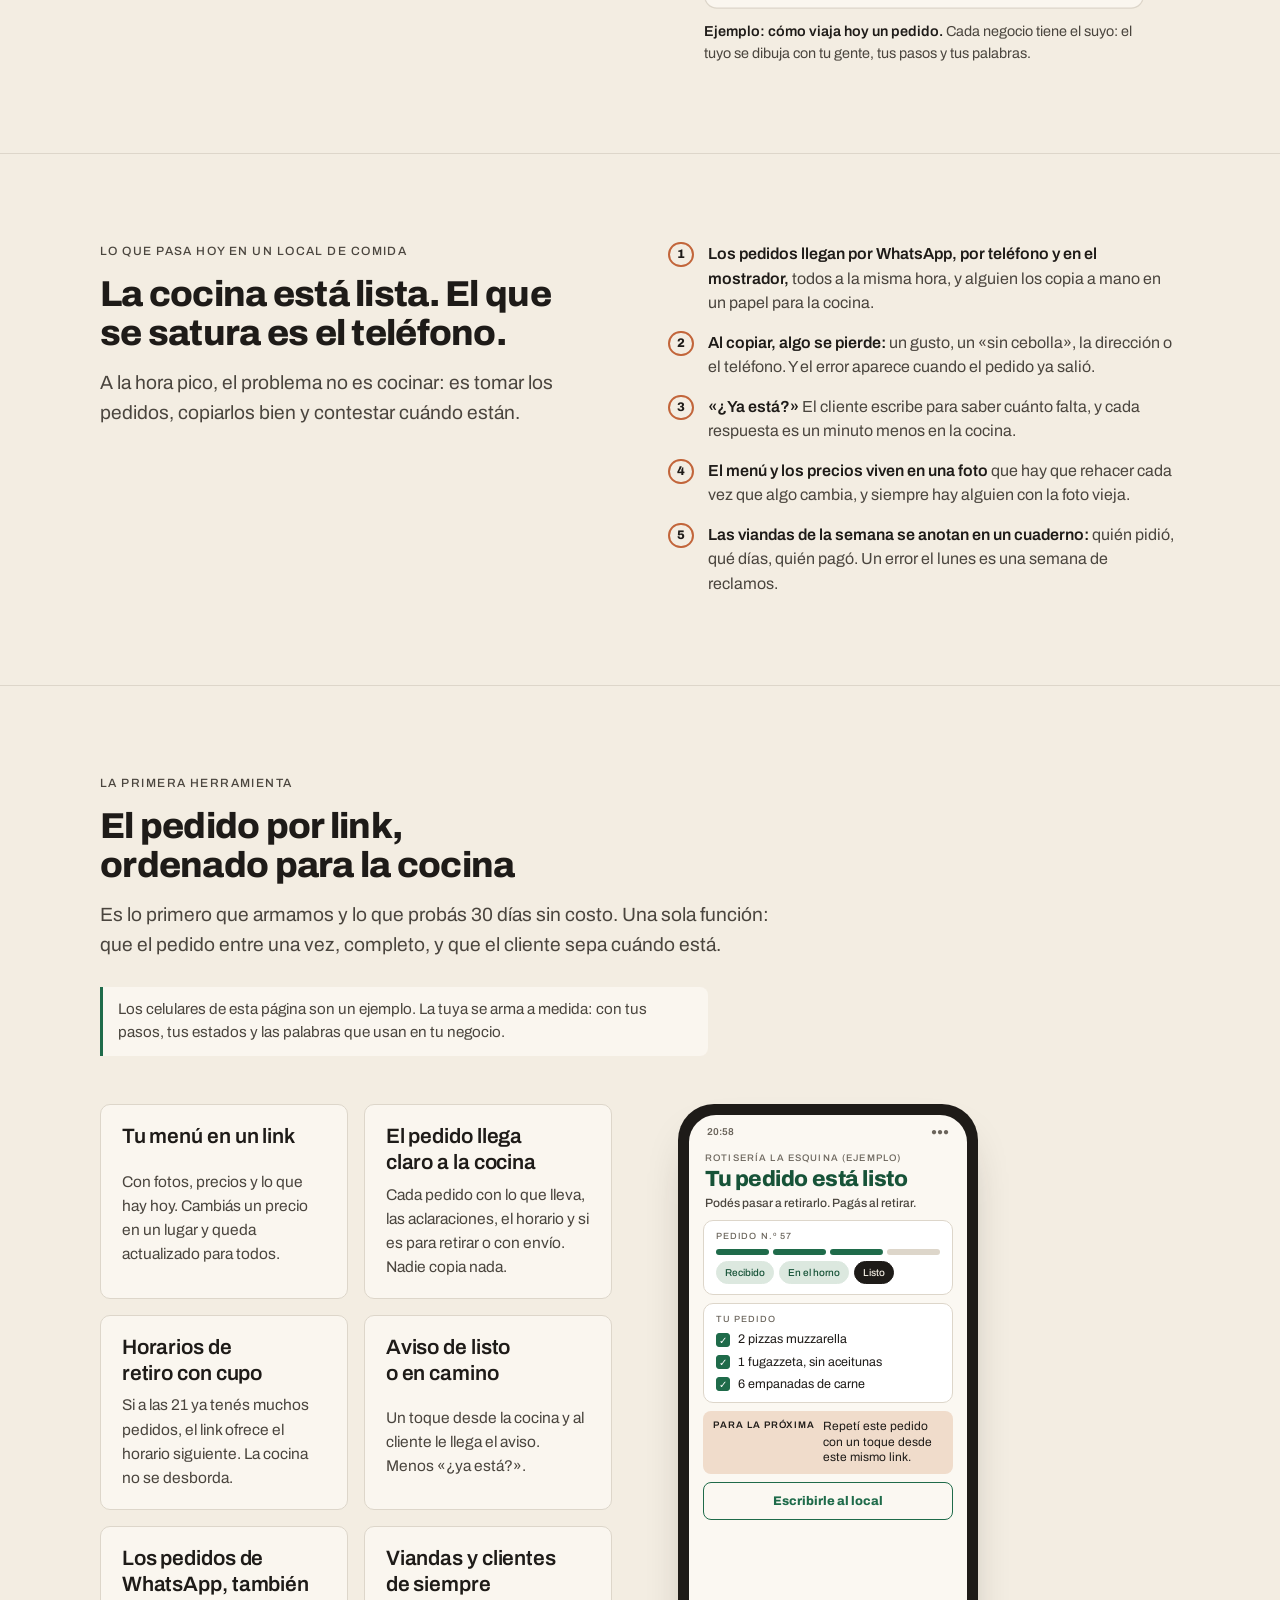
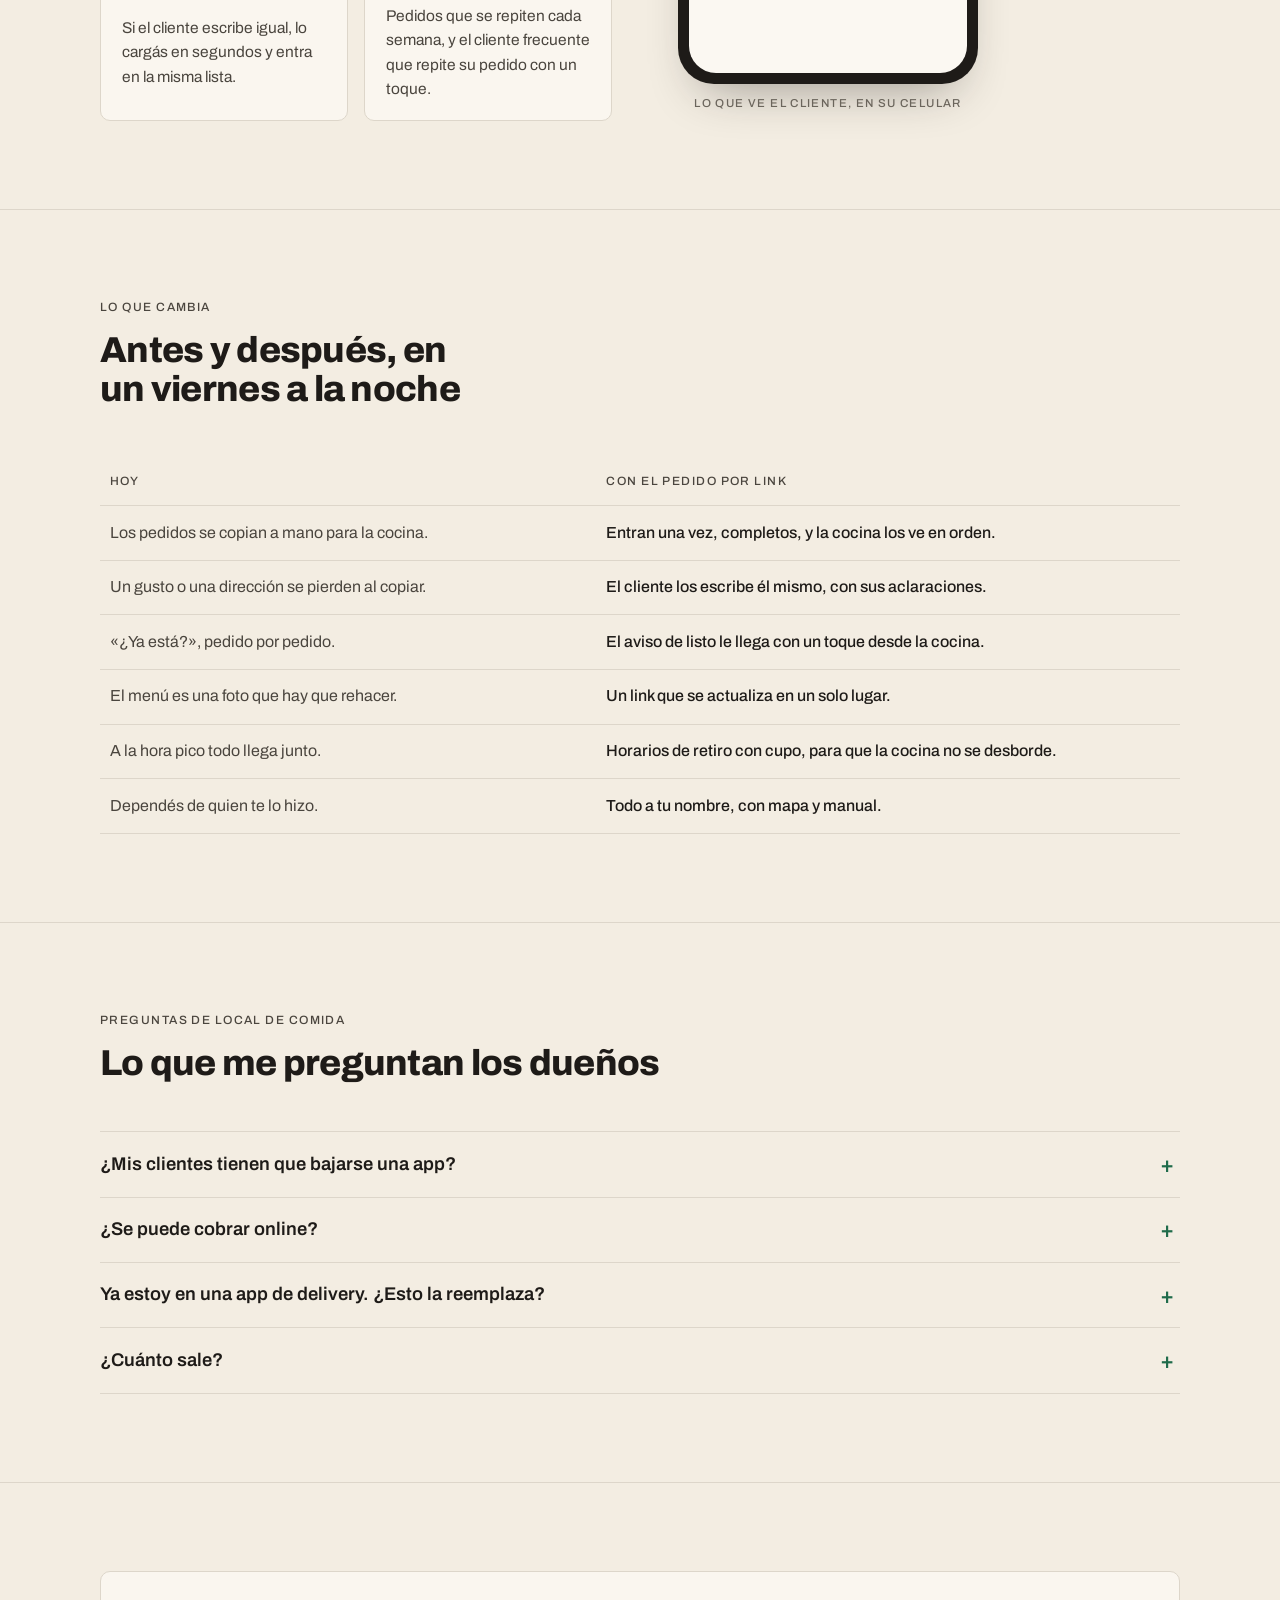
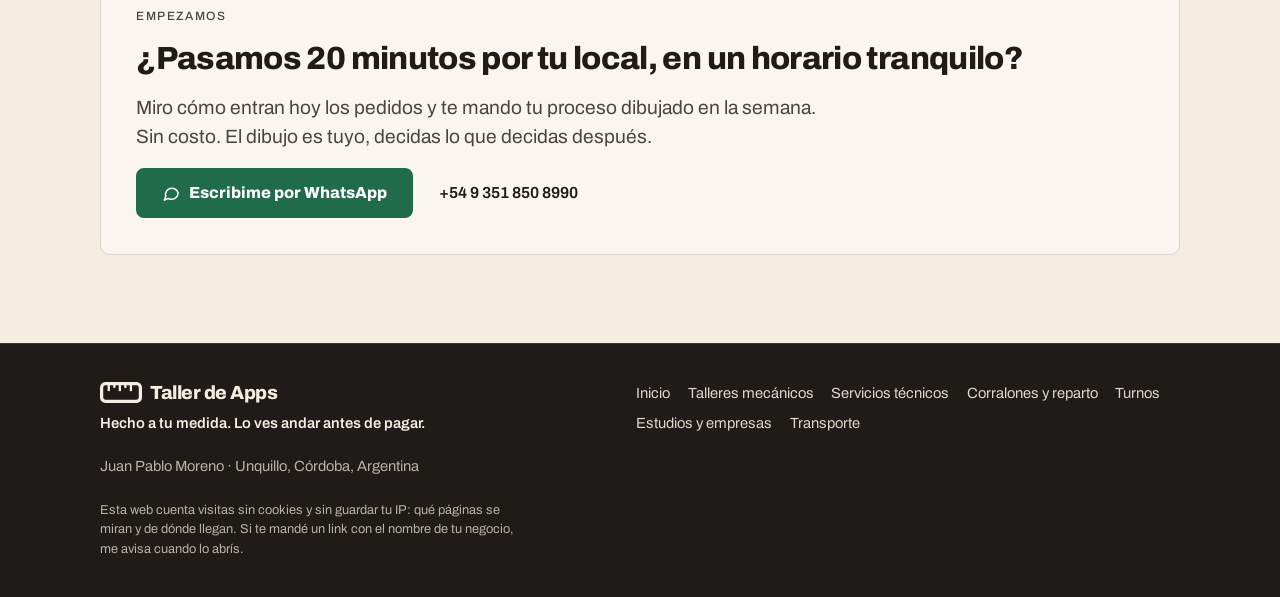
<file: comida.html>
<!doctype html>
<html lang="es-AR">
<head>
  <meta charset="utf-8">
  <meta name="viewport" content="width=device-width, initial-scale=1, viewport-fit=cover">
  <title>Locales de comida con pedidos · Taller de Apps</title>
  <meta name="description" content="Tus clientes arman el pedido desde un link con tu menú, a la cocina le llega ordenado y saben cuándo está listo. WebApps a medida para rotiserías, pizzerías y viandas en Sierras Chicas, Córdoba. Prueba de 30 días sin costo.">
  <meta property="og:title" content="Los pedidos llegan ordenados · Taller de Apps">
  <meta property="og:description" content="Menú con link, pedido claro para la cocina y aviso de listo. Para rotiserías, pizzerías, viandas y locales que toman pedidos. La ves andar antes de pagar.">
  <meta property="og:type" content="website">
  <meta property="og:image" content="https://taller-de-apps.pages.dev/assets/img/og-comida.png">
  <meta property="og:image:width" content="2400">
  <meta property="og:image:height" content="1260">
  <meta property="og:url" content="https://taller-de-apps.pages.dev/comida">
  <meta name="twitter:card" content="summary_large_image">
  <meta property="og:locale" content="es_AR">
  <link rel="canonical" href="https://taller-de-apps.pages.dev/comida">
  <link rel="icon" href="assets/favicon.svg" type="image/svg+xml">
  <link rel="icon" href="assets/favicon-32.png" type="image/png" sizes="32x32">
  <link rel="icon" href="assets/favicon-16.png" type="image/png" sizes="16x16">
  <link rel="apple-touch-icon" href="assets/apple-touch-icon.png">
  <link rel="manifest" href="site.webmanifest">
  <meta name="theme-color" content="#1F6B4A">
  <link rel="stylesheet" href="assets/styles.css?v=20261014j">
</head>
<body>

<header class="topbar">
  <div class="wrap">
    <a class="brand" href="index.html" aria-label="Taller de Apps, inicio">
      <svg class="brand-icon" viewBox="4.5 27.5 91 45" aria-hidden="true" focusable="false"><g fill="currentColor"><rect x="8" y="31" width="84" height="38" rx="8" fill="none" stroke="currentColor" stroke-width="7"/><rect x="21" y="31" width="5" height="16"/><rect x="33" y="31" width="5" height="9"/><rect x="45" y="31" width="5" height="16"/><rect x="57" y="31" width="5" height="9"/><rect x="69" y="31" width="5" height="16"/></g></svg>
      <span class="brand-name">Taller de Apps</span>
    </a>
    <button class="nav-toggle" aria-label="Abrir menú" aria-expanded="false"><span></span><span></span><span></span></button>
    <nav class="nav" aria-label="Principal">
      <a href="#hoy">Lo que pasa hoy</a>
      <a href="#herramienta">La herramienta</a>
      <a href="#preguntas">Preguntas</a>
      <a href="index.html#como">Cómo trabajamos</a>
      <a href="index.html#cobro">Cómo cobro</a>
      <a class="btn btn-primary" data-wa="Hola Juan, vi la página de Taller de Apps para locales de comida. Tengo un local que toma pedidos y quiero charlar 20 minutos." href="#contacto">Escribime</a>
    </nav>
  </div>
</header>

<main>

  <section class="hero landing-hero">
    <div class="wrap">
      <div class="hero-copy">
        <span class="eyebrow">Rotiserías · pizzerías · empanadas · viandas · panaderías y catering</span>
        <h1>Los pedidos llegan ordenados, no en cuarenta chats de WhatsApp.</h1>
        <p class="lead">El cliente arma su pedido desde un link con tu menú y tus precios, a la cocina le llega claro y el cliente sabe cuándo está listo. <mark>Tus clientes te piden directo a vos.</mark></p>
        <div class="hero-actions">
          <a class="btn btn-primary btn-lg" data-wa="Hola Juan, vi la página de Taller de Apps para locales de comida. Tengo un local que toma pedidos y quiero charlar 20 minutos." href="#contacto">
            <svg viewBox="0 0 24 24" fill="none" stroke="currentColor" stroke-width="2" stroke-linecap="round" stroke-linejoin="round" aria-hidden="true"><path d="M21 11.5a8.4 8.4 0 0 1-9 8.4 8.8 8.8 0 0 1-3.9-.9L3 21l1.9-4.6A8.4 8.4 0 1 1 21 11.5z"/></svg>
            Escribime por WhatsApp
          </a>
          <a class="btn btn-ghost btn-lg" data-demo hidden href="#">Probar la demo</a>
        </div>
        <p class="for">PARA LOCALES QUE TOMAN PEDIDOS POR WHATSAPP O POR TELÉFONO, PARA RETIRAR O CON ENVÍO.</p>
      </div>
      <div class="hero-visual">
        <div class="mock">
          <div class="phone" role="img" aria-label="Ejemplo: un pedido en la pantalla de la cocina">
            <div class="screen">
              <div class="status"><span>20:40</span><span>●●●</span></div>
              <div class="app-bar">
                <div><div class="ttl">Pedido N.º 57</div><div class="sub">VIERNES · RETIRA 21:00</div></div>
                <span class="pill">En el horno</span>
              </div>
              <div class="scroll">
                <div class="card">
                  <div><div class="k">Cliente · WhatsApp</div><div class="v">Marta G. · 351 555-0147</div></div>
                  <div><div class="k">Entrega</div><div class="v">Retira en el local · paga al retirar</div></div>
                </div>
                <div class="card">
                  <div class="k">Pedido</div>
                  <div class="task"><span class="box ok">✓</span>2 pizzas muzzarella</div>
                  <div class="task"><span class="box"></span>1 fugazzeta <span class="later">sin aceitunas</span></div>
                  <div class="task"><span class="box"></span>6 empanadas de carne</div>
                </div>
                <div class="card">
                  <div class="k">Estado</div>
                  <div class="chips"><span class="chip done">Recibido</span><span class="chip on">En el horno</span><span class="chip">Listo</span><span class="chip">Entregado</span></div>
                </div>
                <div class="mini-btn">Avisar que está listo</div>
              </div>
            </div>
          </div>
          <span class="mock-label">Lo que ve la cocina</span>
        </div>
      </div>
    </div>
    <div class="wrap">
      <div class="facts">
        <div class="fact"><b>1 semana</b><span><a href="#proceso">tu proceso dibujado</a>, sin costo</span></div>
        <div class="fact"><b>30 días</b><span>de prueba con pedidos reales, sin costo</span></div>
        <div class="fact"><b>1 o 2 semanas</b><span>la primera etapa operativa, si seguís</span></div>
      </div>
    </div>
  </section>

  <!-- proceso -->
  <section class="section" id="proceso">
    <div class="wrap">
      <div class="two proceso">
        <div class="section-head" style="margin-bottom:0">
          <span class="eyebrow">Primer paso · sin costo</span>
          <h2>Tu proceso, dibujado tal como es</h2>
          <p class="lead">Antes de construir nada, miro cómo trabajan hoy y lo dibujamos juntos: quién hace qué, dónde se anota y dónde se pierde. Todo lo que viene después se arma a medida sobre ese dibujo, no sobre un sistema genérico.</p>
          <ul class="checks">
            <li>Una charla de 45 minutos y una mañana mirando cómo trabajan.</li>
            <li>Marcamos dónde algo se anota dos veces, se pierde o alguien tiene que preguntar.</li>
            <li>Lo recibís en la semana, en dos o tres hojas. Es tuyo aunque no sigamos.</li>
          </ul>
        </div>
        <figure class="bpmn-fig"><svg class="bpmn" viewBox="0 0 360 408" role="img" aria-label="Cómo viaja hoy un pedido (ejemplo)"><title>Cómo viaja hoy un pedido (ejemplo)</title><defs><marker id="flecha-comida" viewBox="0 0 8 8" refX="7" refY="4" markerWidth="7" markerHeight="7" orient="auto-start-reverse"><path d="M0 0 L8 4 L0 8 Z" fill="#1E1B18"/></marker></defs><rect x="0.5" y="0.5" width="359" height="407" rx="10" fill="#FAF6EF" stroke="#DDD6CA"/><path d="M1 30 H359" stroke="#DDD6CA"/><path d="M0.5 10.5 a10 10 0 0 1 10 -10 H349.5 a10 10 0 0 1 10 10 V30 H0.5 Z" fill="#EBE3D5"/><text x="60.0" y="19" text-anchor="middle" font-size="9.5" font-weight="600" letter-spacing="1.1" fill="#6B655C">CLIENTE</text><text x="180.0" y="19" text-anchor="middle" font-size="9.5" font-weight="600" letter-spacing="1.1" fill="#6B655C">MOSTRADOR</text><path d="M120 30 V374" stroke="#DDD6CA" stroke-dasharray="3 3"/><text x="300.0" y="19" text-anchor="middle" font-size="9.5" font-weight="600" letter-spacing="1.1" fill="#6B655C">COCINA</text><path d="M240 30 V374" stroke="#DDD6CA" stroke-dasharray="3 3"/><circle cx="60.0" cy="46" r="7" fill="#F3EDE2" stroke="#1E1B18" stroke-width="1.5"/><path d="M60.0 53 V66" fill="none" stroke="#1E1B18" stroke-width="1.3" marker-end="url(#flecha-comida)"/><rect x="8.0" y="67" width="104" height="42" rx="7" fill="#FFFFFF" stroke="#1E1B18" stroke-width="1.3"/><text x="60.0" y="85" text-anchor="middle" font-size="10.5" font-weight="500" fill="#1E1B18">Pide por</text><text x="60.0" y="98" text-anchor="middle" font-size="10.5" font-weight="500" fill="#1E1B18">WhatsApp</text><path d="M60.0 109 V119.0 H180.0 V128" fill="none" stroke="#1E1B18" stroke-width="1.3" marker-end="url(#flecha-comida)"/><rect x="128.0" y="129" width="104" height="42" rx="7" fill="#FFFFFF" stroke="#1E1B18" stroke-width="1.3"/><text x="180.0" y="147" text-anchor="middle" font-size="10.5" font-weight="500" fill="#1E1B18">Copia el pedido</text><text x="180.0" y="160" text-anchor="middle" font-size="10.5" font-weight="500" fill="#1E1B18">en un papel</text><circle cx="230.0" cy="131" r="6.5" fill="#C2653A"/><text x="230.0" y="134.4" text-anchor="middle" font-size="9.5" font-weight="800" fill="#F3EDE2">!</text><path d="M180.0 171 V181.0 H300.0 V190" fill="none" stroke="#1E1B18" stroke-width="1.3" marker-end="url(#flecha-comida)"/><rect x="248.0" y="191" width="104" height="29" rx="7" fill="#FFFFFF" stroke="#1E1B18" stroke-width="1.3"/><text x="300.0" y="209" text-anchor="middle" font-size="10.5" font-weight="500" fill="#1E1B18">Prepara</text><path d="M300.0 220 V230.0 H60.0 V239" fill="none" stroke="#1E1B18" stroke-width="1.3" marker-end="url(#flecha-comida)"/><rect x="8.0" y="240" width="104" height="42" rx="7" fill="#FFFFFF" stroke="#1E1B18" stroke-width="1.3"/><text x="60.0" y="258" text-anchor="middle" font-size="10.5" font-weight="500" fill="#1E1B18">Escribe:</text><text x="60.0" y="271" text-anchor="middle" font-size="10.5" font-weight="500" fill="#1E1B18">«¿ya está?»</text><circle cx="110.0" cy="242" r="6.5" fill="#C2653A"/><text x="110.0" y="245.4" text-anchor="middle" font-size="9.5" font-weight="800" fill="#F3EDE2">!</text><path d="M60.0 282 V292.0 H180.0 V301" fill="none" stroke="#1E1B18" stroke-width="1.3" marker-end="url(#flecha-comida)"/><rect x="128.0" y="302" width="104" height="42" rx="7" fill="#FFFFFF" stroke="#1E1B18" stroke-width="1.3"/><text x="180.0" y="320" text-anchor="middle" font-size="10.5" font-weight="500" fill="#1E1B18">Contesta y</text><text x="180.0" y="333" text-anchor="middle" font-size="10.5" font-weight="500" fill="#1E1B18">entrega</text><path d="M180.0 344 V357" fill="none" stroke="#1E1B18" stroke-width="1.3" marker-end="url(#flecha-comida)"/><circle cx="180.0" cy="366" r="8" fill="#F3EDE2" stroke="#1E1B18" stroke-width="3"/><path d="M1 374 H359" stroke="#DDD6CA"/><circle cx="18" cy="391" r="6.5" fill="#C2653A"/><text x="18" y="394.4" text-anchor="middle" font-size="9.5" font-weight="800" fill="#F3EDE2">!</text><text x="31" y="394.6" font-size="10" fill="#6B655C">Se anota dos veces, se pierde o alguien tiene que preguntar</text></svg><figcaption><strong>Ejemplo: cómo viaja hoy un pedido.</strong> Cada negocio tiene el suyo: el tuyo se dibuja con tu gente, tus pasos y tus palabras.</figcaption></figure>
      </div>
    </div>
  </section>
  <!-- /proceso -->

  <section class="section" id="hoy">
    <div class="wrap">
      <div class="two">
        <div class="section-head" style="margin-bottom:0">
          <span class="eyebrow">Lo que pasa hoy en un local de comida</span>
          <h2>La cocina está lista. El que se satura es el teléfono.</h2>
          <p class="lead">A la hora pico, el problema no es cocinar: es tomar los pedidos, copiarlos bien y contestar cuándo están.</p>
        </div>
        <ul class="pains">
          <li class="pain"><span class="dot">1</span><p><strong>Los pedidos llegan por WhatsApp, por teléfono y en el mostrador,</strong> todos a la misma hora, y alguien los copia a mano en un papel para la cocina.</p></li>
          <li class="pain"><span class="dot">2</span><p><strong>Al copiar, algo se pierde:</strong> un gusto, un «sin cebolla», la dirección o el teléfono. Y el error aparece cuando el pedido ya salió.</p></li>
          <li class="pain"><span class="dot">3</span><p><strong>«¿Ya está?»</strong> El cliente escribe para saber cuánto falta, y cada respuesta es un minuto menos en la cocina.</p></li>
          <li class="pain"><span class="dot">4</span><p><strong>El menú y los precios viven en una foto</strong> que hay que rehacer cada vez que algo cambia, y siempre hay alguien con la foto vieja.</p></li>
          <li class="pain"><span class="dot">5</span><p><strong>Las viandas de la semana se anotan en un cuaderno:</strong> quién pidió, qué días, quién pagó. Un error el lunes es una semana de reclamos.</p></li>
        </ul>
      </div>
    </div>
  </section>

  <section class="section" id="herramienta">
    <div class="wrap">
      <div class="section-head">
        <span class="eyebrow">La primera herramienta</span>
        <h2>El pedido por link, ordenado para la cocina</h2>
        <p class="lead">Es lo primero que armamos y lo que probás 30 días sin costo. Una sola función: que el pedido entre una vez, completo, y que el cliente sepa cuándo está.</p>
        <p class="note-medida">Los celulares de esta página son un ejemplo. La tuya se arma a medida: con tus pasos, tus estados y las palabras que usan en tu negocio.</p>
      </div>
      <div class="two">
        <div class="features">
          <div class="feature"><h3>Tu menú en un link</h3><p>Con fotos, precios y lo que hay hoy. Cambiás un precio en un lugar y queda actualizado para todos.</p></div>
          <div class="feature"><h3>El pedido llega claro a la cocina</h3><p>Cada pedido con lo que lleva, las aclaraciones, el horario y si es para retirar o con envío. Nadie copia nada.</p></div>
          <div class="feature"><h3>Horarios de retiro con cupo</h3><p>Si a las 21 ya tenés muchos pedidos, el link ofrece el horario siguiente. La cocina no se desborda.</p></div>
          <div class="feature"><h3>Aviso de listo o en camino</h3><p>Un toque desde la cocina y al cliente le llega el aviso. Menos «¿ya está?».</p></div>
          <div class="feature"><h3>Los pedidos de WhatsApp, también</h3><p>Si el cliente escribe igual, lo cargás en segundos y entra en la misma lista.</p></div>
          <div class="feature"><h3>Viandas y clientes de siempre</h3><p>Pedidos que se repiten cada semana, y el cliente frecuente que repite su pedido con un toque.</p></div>
        </div>
        <div class="mock sticky">
          <div class="phone" role="img" aria-label="Ejemplo: el estado del pedido en el celular del cliente">
            <div class="screen">
              <div class="status"><span>20:58</span><span>●●●</span></div>
              <div class="client-hero">
                <span class="biz">Rotisería La Esquina (ejemplo)</span>
                <div class="st">Tu pedido está listo <small>Podés pasar a retirarlo. Pagás al retirar.</small></div>
              </div>
              <div class="scroll">
                <div class="card">
                  <div class="k">Pedido N.º 57</div>
                  <div class="progress"><i class="on"></i><i class="on"></i><i class="on"></i><i></i></div>
                  <div class="chips"><span class="chip done">Recibido</span><span class="chip done">En el horno</span><span class="chip on">Listo</span></div>
                </div>
                <div class="card">
                  <div class="k">Tu pedido</div>
                  <div class="task"><span class="box ok">✓</span>2 pizzas muzzarella</div>
                  <div class="task"><span class="box ok">✓</span>1 fugazzeta, sin aceitunas</div>
                  <div class="task"><span class="box ok">✓</span>6 empanadas de carne</div>
                </div>
                <div class="notice"><b>Para la próxima</b><span>Repetí este pedido con un toque desde este mismo link.</span></div>
                <div class="mini-btn alt">Escribirle al local</div>
              </div>
            </div>
          </div>
          <span class="mock-label">Lo que ve el cliente, en su celular</span>
        </div>
      </div>
    </div>
  </section>

  <section class="section">
    <div class="wrap">
      <div class="section-head">
        <span class="eyebrow">Lo que cambia</span>
        <h2>Antes y después, en un viernes a la noche</h2>
      </div>
      <div class="ba-wrap">
        <table class="ba">
          <thead><tr><th>Hoy</th><th>Con el pedido por link</th></tr></thead>
          <tbody>
            <tr><td>Los pedidos se copian a mano para la cocina.</td><td>Entran una vez, completos, y la cocina los ve en orden.</td></tr>
            <tr><td>Un gusto o una dirección se pierden al copiar.</td><td>El cliente los escribe él mismo, con sus aclaraciones.</td></tr>
            <tr><td>«¿Ya está?», pedido por pedido.</td><td>El aviso de listo le llega con un toque desde la cocina.</td></tr>
            <tr><td>El menú es una foto que hay que rehacer.</td><td>Un link que se actualiza en un solo lugar.</td></tr>
            <tr><td>A la hora pico todo llega junto.</td><td>Horarios de retiro con cupo, para que la cocina no se desborde.</td></tr>
            <tr><td>Dependés de quien te lo hizo.</td><td>Todo a tu nombre, con mapa y manual.</td></tr>
          </tbody>
        </table>
      </div>
    </div>
  </section>

  <section class="section" id="preguntas">
    <div class="wrap">
      <div class="section-head">
        <span class="eyebrow">Preguntas de local de comida</span>
        <h2>Lo que me preguntan los dueños</h2>
      </div>
      <div class="faq">
        <details>
          <summary>¿Mis clientes tienen que bajarse una app?</summary>
          <div class="answer"><p>No. Es un link que se abre en el navegador del celular, como cualquier página. Lo compartís en tu WhatsApp, tu Instagram o tu perfil de Google.</p></div>
        </details>
        <details>
          <summary>¿Se puede cobrar online?</summary>
          <div class="answer"><p>En la primera herramienta el cliente paga como paga hoy: al retirar o por transferencia. El cobro online con Mercado Pago entra en una etapa siguiente, si lo querés.</p></div>
        </details>
        <details>
          <summary>Ya estoy en una app de delivery. ¿Esto la reemplaza?</summary>
          <div class="answer"><p>No hace falta elegir. Este link es tu canal propio, para los clientes que ya te conocen y te escriben directo. Lo que entra por la app de delivery sigue como hoy.</p></div>
        </details>
        <details>
          <summary>¿Cuánto sale?</summary>
          <div class="answer"><p>El documento del proceso y los 30 días de prueba no tienen costo. Después, un plan por etapas con el precio cerrado de cada una, antes de empezar. <a href="index.html#cobro">Así cobro</a>, o <a data-precio data-wa="Hola Juan, vi cómo cobrás. Quiero saber cuánto saldría algo así para mi negocio." href="#contacto">preguntame cuánto saldría en tu caso</a>.</p></div>
        </details>
      </div>
    </div>
  </section>

  <section class="section" id="contacto">
    <div class="wrap">
      <div class="cta-band">
        <span class="eyebrow">Empezamos</span>
        <h2>¿Pasamos 20 minutos por tu local, en un horario tranquilo?</h2>
        <p class="lead">Miro cómo entran hoy los pedidos y te mando tu proceso dibujado en la semana. Sin costo. El dibujo es tuyo, decidas lo que decidas después.</p>
        <div class="contact-row">
          <a class="btn btn-primary btn-lg" data-wa="Hola Juan, vi la página de Taller de Apps para locales de comida. Tengo un local que toma pedidos y quiero charlar 20 minutos." href="#">
            <svg viewBox="0 0 24 24" fill="none" stroke="currentColor" stroke-width="2" stroke-linecap="round" stroke-linejoin="round" aria-hidden="true"><path d="M21 11.5a8.4 8.4 0 0 1-9 8.4 8.8 8.8 0 0 1-3.9-.9L3 21l1.9-4.6A8.4 8.4 0 1 1 21 11.5z"/></svg>
            Escribime por WhatsApp
          </a>
          <span class="number">+54 9 351 850 8990</span>
          <a class="btn btn-ghost" data-demo hidden href="#">Probar la demo</a>
        </div>
      </div>
    </div>
  </section>

</main>

<footer>
  <div class="wrap">
    <div class="footer-brand">
      <a class="brand footer-logo" href="index.html" aria-label="Taller de Apps, inicio"><svg class="brand-icon" viewBox="4.5 27.5 91 45" aria-hidden="true" focusable="false"><g fill="currentColor"><rect x="8" y="31" width="84" height="38" rx="8" fill="none" stroke="currentColor" stroke-width="7"/><rect x="21" y="31" width="5" height="16"/><rect x="33" y="31" width="5" height="9"/><rect x="45" y="31" width="5" height="16"/><rect x="57" y="31" width="5" height="9"/><rect x="69" y="31" width="5" height="16"/></g></svg><span class="brand-name">Taller de Apps</span></a>
      <p class="footer-lema">Hecho a tu medida. Lo ves andar antes de pagar.</p>
      <p class="footer-who">Juan Pablo Moreno · Unquillo, Córdoba, Argentina</p>
      <p class="footer-privacy">Esta web cuenta visitas sin cookies y sin guardar tu IP: qué páginas se miran y de dónde llegan. Si te mandé un link con el nombre de tu negocio, me avisa cuando lo abrís.</p>
    </div>
    <nav class="footer-links" aria-label="Rubros"><a href="index.html">Inicio</a><a href="talleres.html">Talleres mecánicos</a><a href="servicios-tecnicos.html">Servicios técnicos</a><a href="corralones.html">Corralones y reparto</a><a href="turnos.html">Turnos</a><a href="profesionales.html">Estudios y empresas</a><a href="transporte.html">Transporte</a></nav>
  </div>
</footer>

<script src="assets/site.js?v=20261014j"></script>
</body>
</html>
</file>
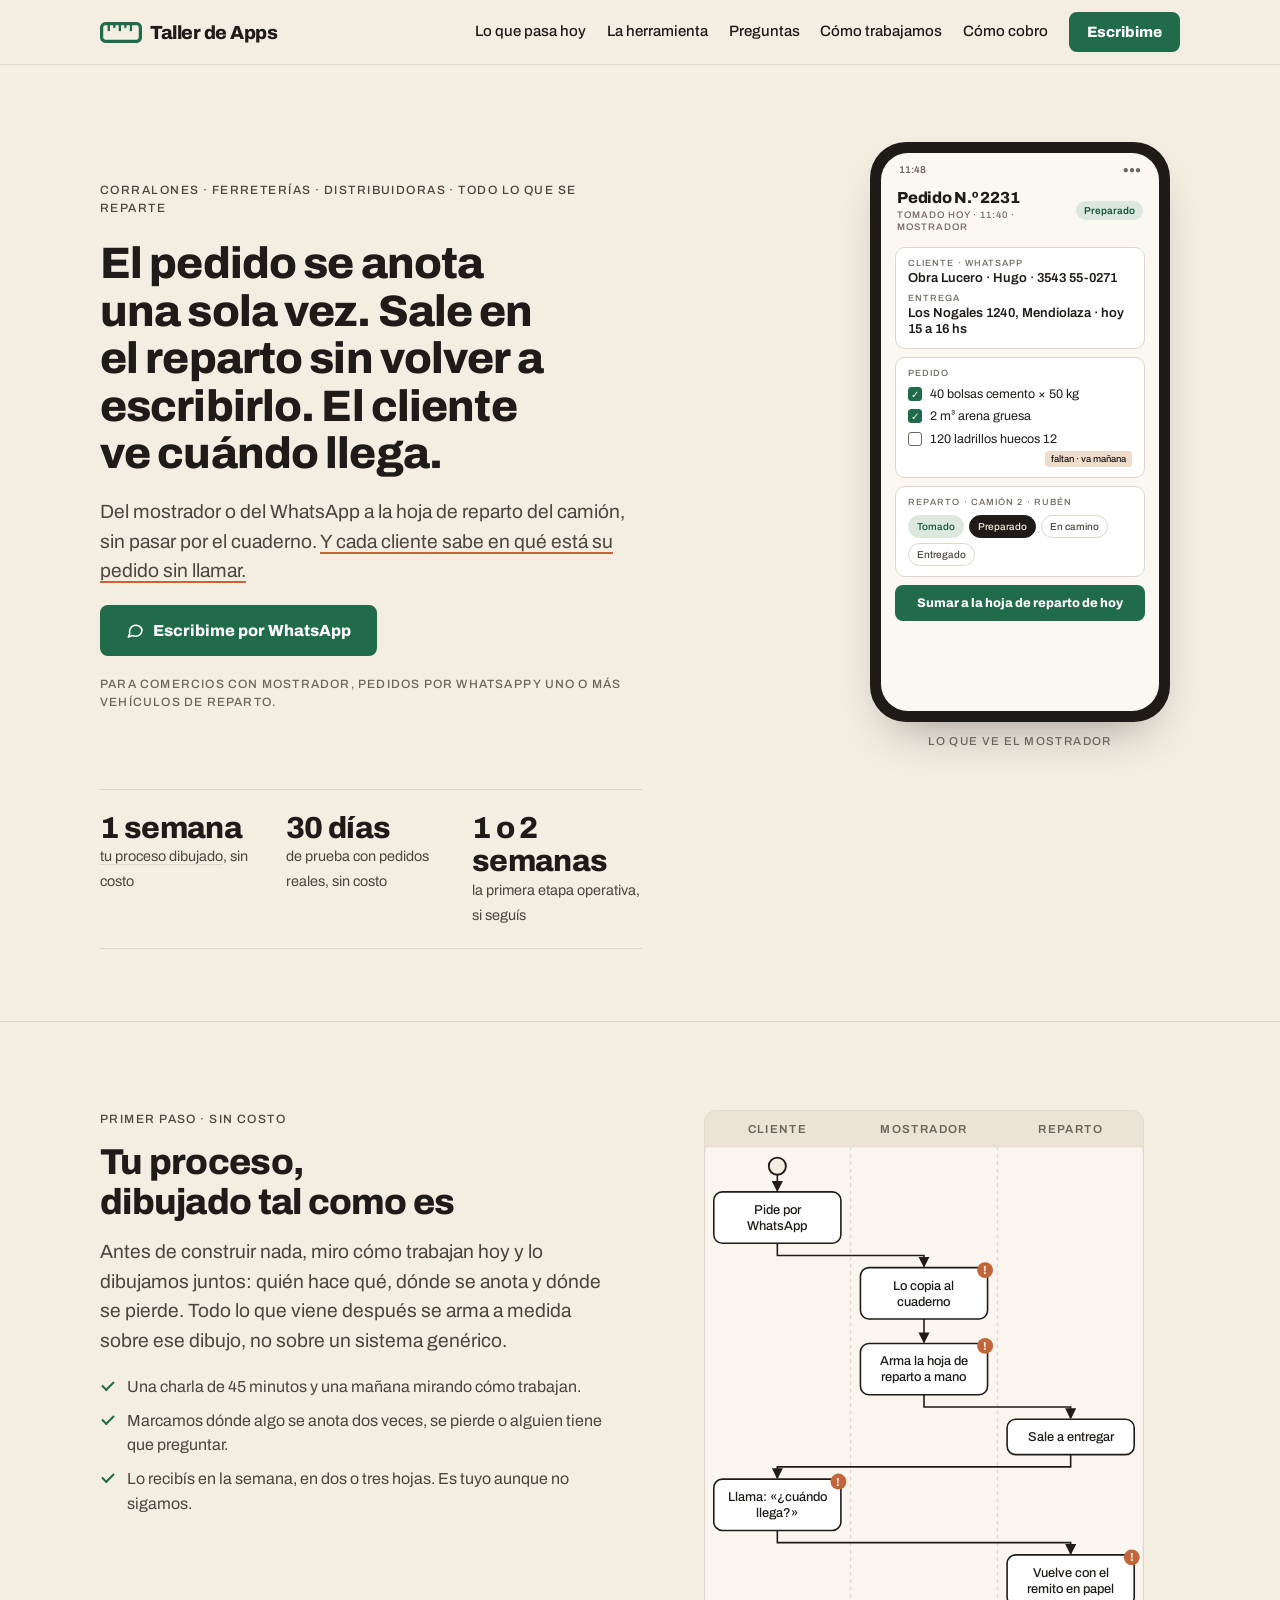
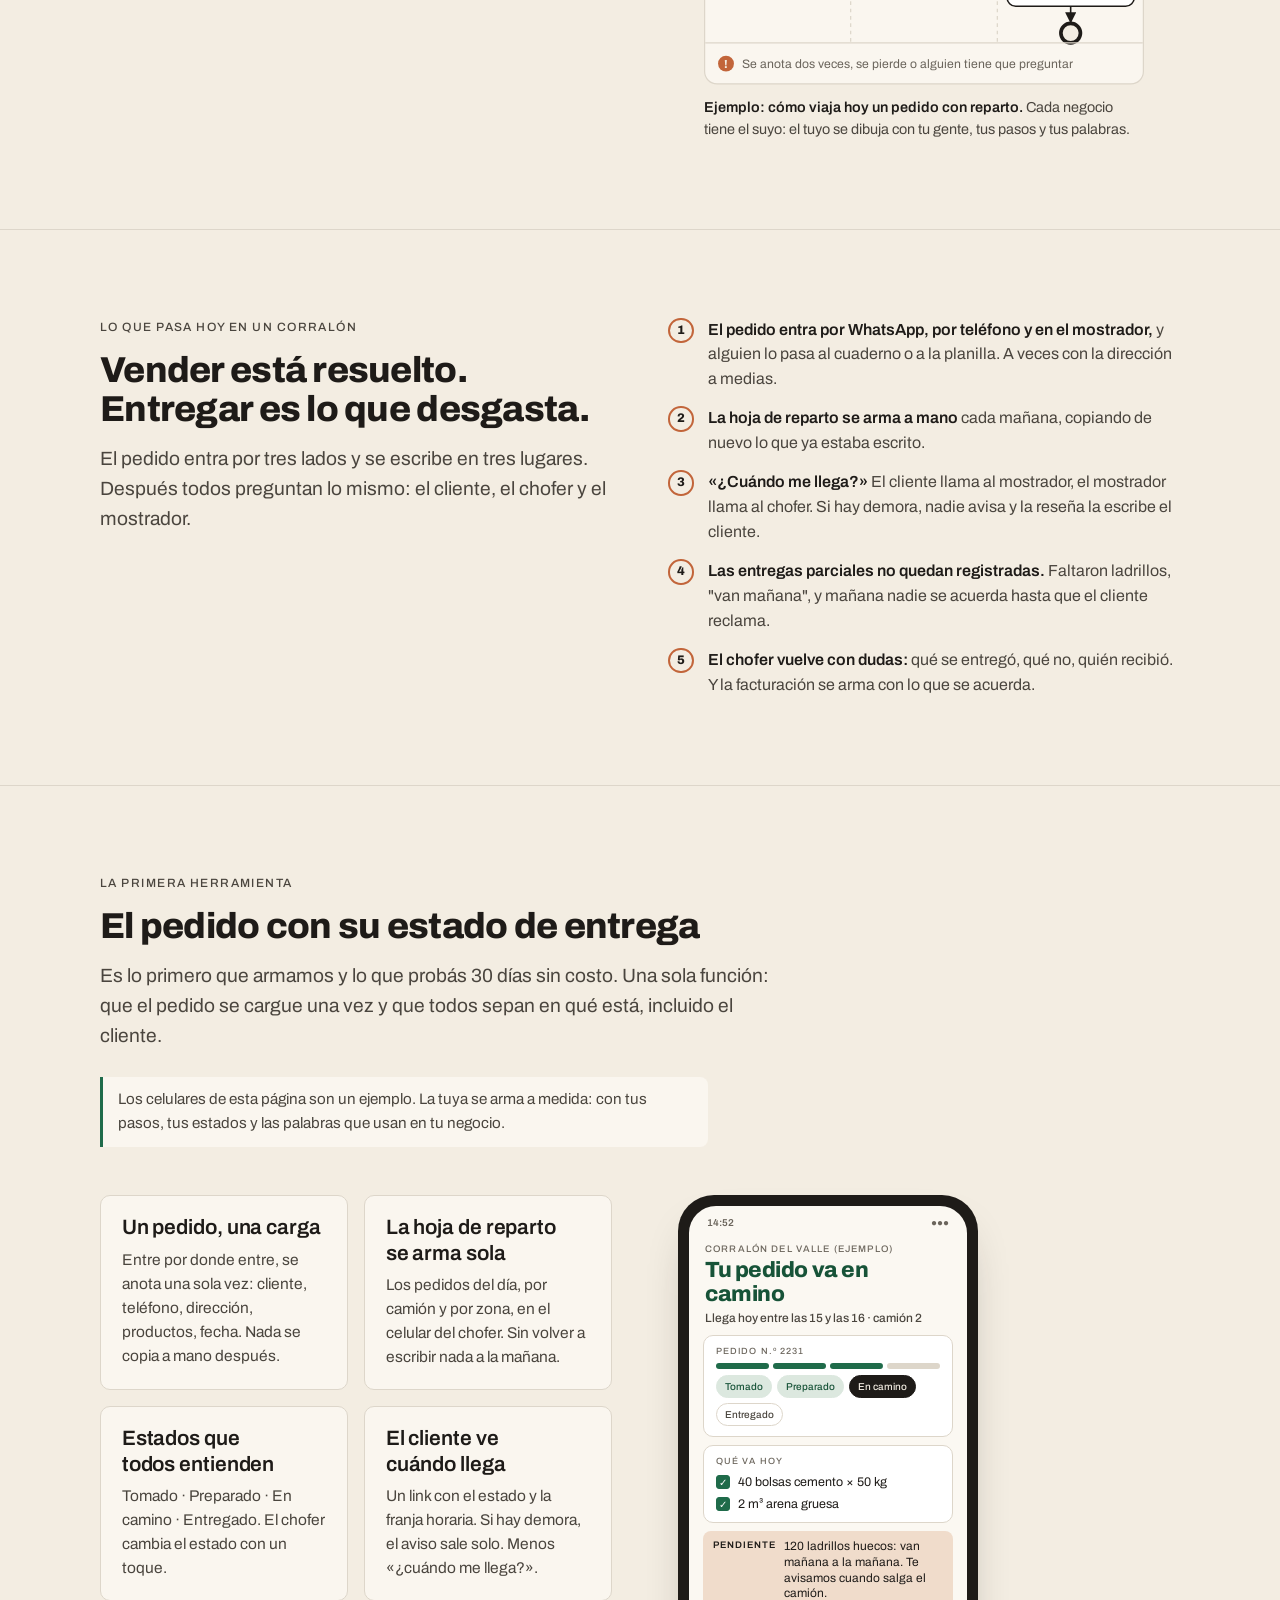
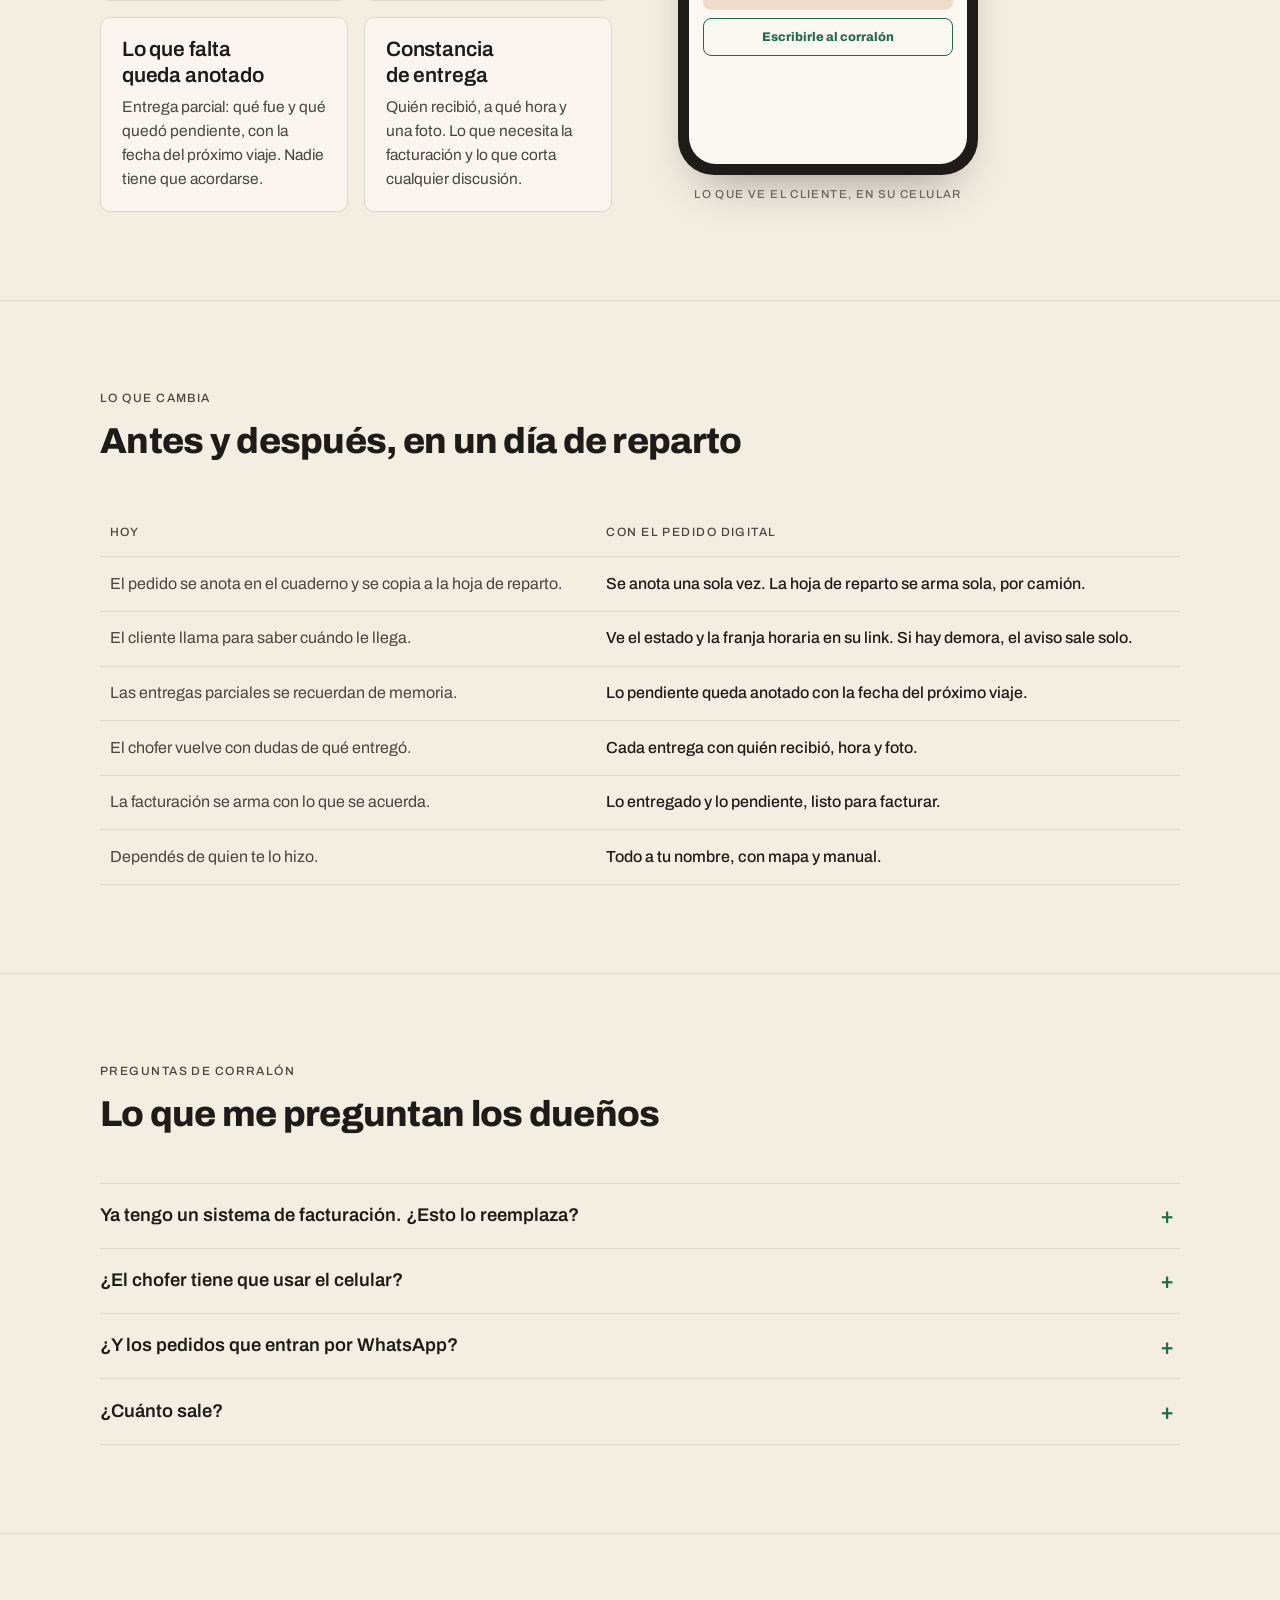
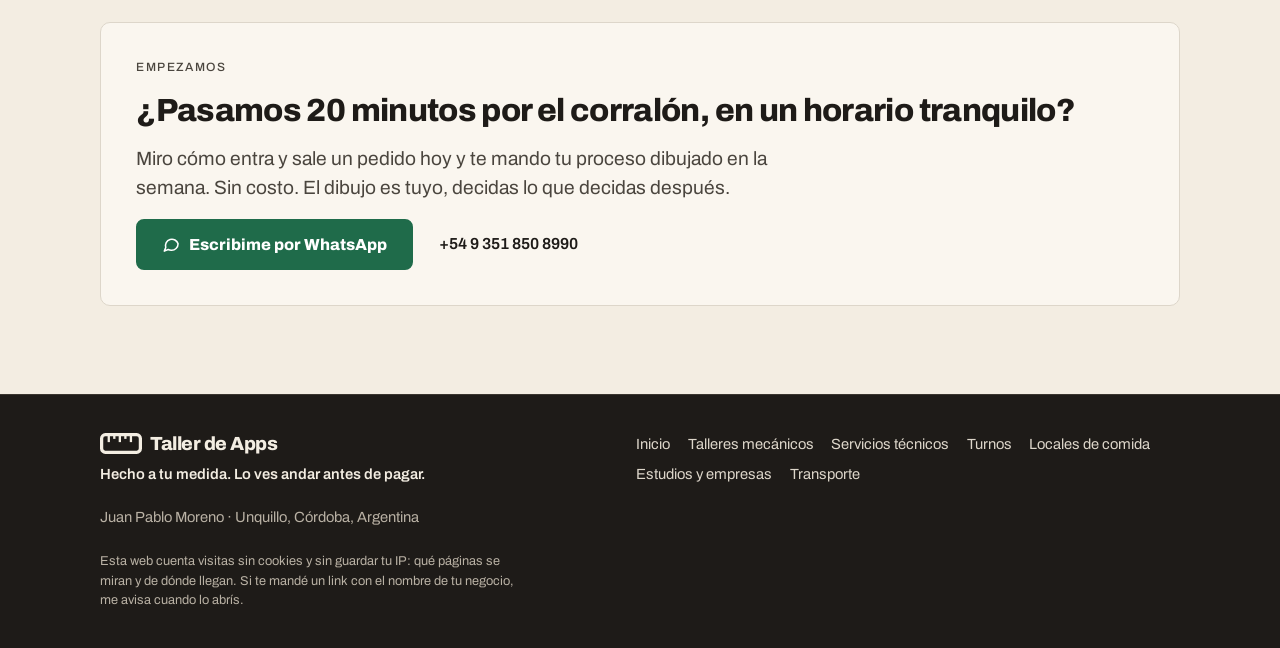
<file: corralones.html>
<!doctype html>
<html lang="es-AR">
<head>
  <meta charset="utf-8">
  <meta name="viewport" content="width=device-width, initial-scale=1, viewport-fit=cover">
  <title>Corralones y reparto · Taller de Apps</title>
  <meta name="description" content="El pedido se anota una sola vez en el mostrador, sale en la hoja de reparto sin volver a escribirlo y el cliente ve cuándo le llega. WebApps a medida para corralones, ferreterías y distribuidoras con reparto en Sierras Chicas. Prueba de 30 días sin costo.">
  <meta property="og:title" content="El pedido sale en el reparto sin volver a escribirlo · Taller de Apps">
  <meta property="og:description" content="Pedido con estado, hoja de reparto armada sola y el cliente sabe cuándo le llega. Para corralones, ferreterías y distribuidoras. La ves andar antes de pagar.">
  <meta property="og:type" content="website">
  <meta property="og:image" content="https://taller-de-apps.pages.dev/assets/img/og-corralones.png">
  <meta property="og:image:width" content="2400">
  <meta property="og:image:height" content="1260">
  <meta property="og:url" content="https://taller-de-apps.pages.dev/corralones">
  <meta name="twitter:card" content="summary_large_image">
  <meta property="og:locale" content="es_AR">
  <link rel="canonical" href="https://taller-de-apps.pages.dev/corralones">
  <link rel="icon" href="assets/favicon.svg" type="image/svg+xml">
  <link rel="icon" href="assets/favicon-32.png" type="image/png" sizes="32x32">
  <link rel="icon" href="assets/favicon-16.png" type="image/png" sizes="16x16">
  <link rel="apple-touch-icon" href="assets/apple-touch-icon.png">
  <link rel="manifest" href="site.webmanifest">
  <meta name="theme-color" content="#1F6B4A">
  <link rel="stylesheet" href="assets/styles.css?v=20261014j">
</head>
<body>

<header class="topbar">
  <div class="wrap">
    <a class="brand" href="index.html" aria-label="Taller de Apps, inicio">
      <svg class="brand-icon" viewBox="4.5 27.5 91 45" aria-hidden="true" focusable="false"><g fill="currentColor"><rect x="8" y="31" width="84" height="38" rx="8" fill="none" stroke="currentColor" stroke-width="7"/><rect x="21" y="31" width="5" height="16"/><rect x="33" y="31" width="5" height="9"/><rect x="45" y="31" width="5" height="16"/><rect x="57" y="31" width="5" height="9"/><rect x="69" y="31" width="5" height="16"/></g></svg>
      <span class="brand-name">Taller de Apps</span>
    </a>
    <button class="nav-toggle" aria-label="Abrir menú" aria-expanded="false"><span></span><span></span><span></span></button>
    <nav class="nav" aria-label="Principal">
      <a href="#hoy">Lo que pasa hoy</a>
      <a href="#herramienta">La herramienta</a>
      <a href="#preguntas">Preguntas</a>
      <a href="index.html#como">Cómo trabajamos</a>
      <a href="index.html#cobro">Cómo cobro</a>
      <a class="btn btn-primary" data-wa="Hola Juan, vi la página de Taller de Apps para corralones y reparto. Tengo un comercio con reparto y quiero charlar 20 minutos." href="#contacto">Escribime</a>
    </nav>
  </div>
</header>

<main>

  <section class="hero landing-hero">
    <div class="wrap">
      <div class="hero-copy">
        <span class="eyebrow">Corralones · ferreterías · distribuidoras · todo lo que se reparte</span>
        <h1>El pedido se anota una sola vez. Sale en el reparto sin volver a escribirlo. El cliente ve cuándo llega.</h1>
        <p class="lead">Del mostrador o del WhatsApp a la hoja de reparto del camión, sin pasar por el cuaderno. <mark>Y cada cliente sabe en qué está su pedido sin llamar.</mark></p>
        <div class="hero-actions">
          <a class="btn btn-primary btn-lg" data-wa="Hola Juan, vi la página de Taller de Apps para corralones y reparto. Tengo un comercio con reparto y quiero charlar 20 minutos." href="#contacto">
            <svg viewBox="0 0 24 24" fill="none" stroke="currentColor" stroke-width="2" stroke-linecap="round" stroke-linejoin="round" aria-hidden="true"><path d="M21 11.5a8.4 8.4 0 0 1-9 8.4 8.8 8.8 0 0 1-3.9-.9L3 21l1.9-4.6A8.4 8.4 0 1 1 21 11.5z"/></svg>
            Escribime por WhatsApp
          </a>
          <a class="btn btn-ghost btn-lg" data-demo hidden href="#">Probar la demo</a>
        </div>
        <p class="for">PARA COMERCIOS CON MOSTRADOR, PEDIDOS POR WHATSAPP Y UNO O MÁS VEHÍCULOS DE REPARTO.</p>
      </div>
      <div class="hero-visual">
        <div class="mock">
          <div class="phone" role="img" aria-label="Ejemplo: un pedido con su estado de entrega, en el celular del mostrador">
            <div class="screen">
              <div class="status"><span>11:48</span><span>●●●</span></div>
              <div class="app-bar">
                <div><div class="ttl">Pedido N.º 2231</div><div class="sub">TOMADO HOY · 11:40 · MOSTRADOR</div></div>
                <span class="pill">Preparado</span>
              </div>
              <div class="scroll">
                <div class="card">
                  <div><div class="k">Cliente · WhatsApp</div><div class="v">Obra Lucero · Hugo · 3543 55-0271</div></div>
                  <div><div class="k">Entrega</div><div class="v">Los Nogales 1240, Mendiolaza · hoy 15 a 16 hs</div></div>
                </div>
                <div class="card">
                  <div class="k">Pedido</div>
                  <div class="task"><span class="box ok">✓</span>40 bolsas cemento × 50 kg</div>
                  <div class="task"><span class="box ok">✓</span>2 m³ arena gruesa</div>
                  <div class="task"><span class="box"></span>120 ladrillos huecos 12 <span class="later">faltan · va mañana</span></div>
                </div>
                <div class="card">
                  <div class="k">Reparto · camión 2 · Rubén</div>
                  <div class="chips"><span class="chip done">Tomado</span><span class="chip on">Preparado</span><span class="chip">En camino</span><span class="chip">Entregado</span></div>
                </div>
                <div class="mini-btn">Sumar a la hoja de reparto de hoy</div>
              </div>
            </div>
          </div>
          <span class="mock-label">Lo que ve el mostrador</span>
        </div>
      </div>
    </div>
    <div class="wrap">
      <div class="facts">
        <div class="fact"><b>1 semana</b><span><a href="#proceso">tu proceso dibujado</a>, sin costo</span></div>
        <div class="fact"><b>30 días</b><span>de prueba con pedidos reales, sin costo</span></div>
        <div class="fact"><b>1 o 2 semanas</b><span>la primera etapa operativa, si seguís</span></div>
      </div>
    </div>
  </section>

  <!-- proceso -->
  <section class="section" id="proceso">
    <div class="wrap">
      <div class="two proceso">
        <div class="section-head" style="margin-bottom:0">
          <span class="eyebrow">Primer paso · sin costo</span>
          <h2>Tu proceso, dibujado tal como es</h2>
          <p class="lead">Antes de construir nada, miro cómo trabajan hoy y lo dibujamos juntos: quién hace qué, dónde se anota y dónde se pierde. Todo lo que viene después se arma a medida sobre ese dibujo, no sobre un sistema genérico.</p>
          <ul class="checks">
            <li>Una charla de 45 minutos y una mañana mirando cómo trabajan.</li>
            <li>Marcamos dónde algo se anota dos veces, se pierde o alguien tiene que preguntar.</li>
            <li>Lo recibís en la semana, en dos o tres hojas. Es tuyo aunque no sigamos.</li>
          </ul>
        </div>
        <figure class="bpmn-fig"><svg class="bpmn" viewBox="0 0 360 470" role="img" aria-label="Cómo viaja hoy un pedido con reparto (ejemplo)"><title>Cómo viaja hoy un pedido con reparto (ejemplo)</title><defs><marker id="flecha-corralones" viewBox="0 0 8 8" refX="7" refY="4" markerWidth="7" markerHeight="7" orient="auto-start-reverse"><path d="M0 0 L8 4 L0 8 Z" fill="#1E1B18"/></marker></defs><rect x="0.5" y="0.5" width="359" height="469" rx="10" fill="#FAF6EF" stroke="#DDD6CA"/><path d="M1 30 H359" stroke="#DDD6CA"/><path d="M0.5 10.5 a10 10 0 0 1 10 -10 H349.5 a10 10 0 0 1 10 10 V30 H0.5 Z" fill="#EBE3D5"/><text x="60.0" y="19" text-anchor="middle" font-size="9.5" font-weight="600" letter-spacing="1.1" fill="#6B655C">CLIENTE</text><text x="180.0" y="19" text-anchor="middle" font-size="9.5" font-weight="600" letter-spacing="1.1" fill="#6B655C">MOSTRADOR</text><path d="M120 30 V436" stroke="#DDD6CA" stroke-dasharray="3 3"/><text x="300.0" y="19" text-anchor="middle" font-size="9.5" font-weight="600" letter-spacing="1.1" fill="#6B655C">REPARTO</text><path d="M240 30 V436" stroke="#DDD6CA" stroke-dasharray="3 3"/><circle cx="60.0" cy="46" r="7" fill="#F3EDE2" stroke="#1E1B18" stroke-width="1.5"/><path d="M60.0 53 V66" fill="none" stroke="#1E1B18" stroke-width="1.3" marker-end="url(#flecha-corralones)"/><rect x="8.0" y="67" width="104" height="42" rx="7" fill="#FFFFFF" stroke="#1E1B18" stroke-width="1.3"/><text x="60.0" y="85" text-anchor="middle" font-size="10.5" font-weight="500" fill="#1E1B18">Pide por</text><text x="60.0" y="98" text-anchor="middle" font-size="10.5" font-weight="500" fill="#1E1B18">WhatsApp</text><path d="M60.0 109 V119.0 H180.0 V128" fill="none" stroke="#1E1B18" stroke-width="1.3" marker-end="url(#flecha-corralones)"/><rect x="128.0" y="129" width="104" height="42" rx="7" fill="#FFFFFF" stroke="#1E1B18" stroke-width="1.3"/><text x="180.0" y="147" text-anchor="middle" font-size="10.5" font-weight="500" fill="#1E1B18">Lo copia al</text><text x="180.0" y="160" text-anchor="middle" font-size="10.5" font-weight="500" fill="#1E1B18">cuaderno</text><circle cx="230.0" cy="131" r="6.5" fill="#C2653A"/><text x="230.0" y="134.4" text-anchor="middle" font-size="9.5" font-weight="800" fill="#F3EDE2">!</text><path d="M180.0 171 V190" fill="none" stroke="#1E1B18" stroke-width="1.3" marker-end="url(#flecha-corralones)"/><rect x="128.0" y="191" width="104" height="42" rx="7" fill="#FFFFFF" stroke="#1E1B18" stroke-width="1.3"/><text x="180.0" y="209" text-anchor="middle" font-size="10.5" font-weight="500" fill="#1E1B18">Arma la hoja de</text><text x="180.0" y="222" text-anchor="middle" font-size="10.5" font-weight="500" fill="#1E1B18">reparto a mano</text><circle cx="230.0" cy="193" r="6.5" fill="#C2653A"/><text x="230.0" y="196.4" text-anchor="middle" font-size="9.5" font-weight="800" fill="#F3EDE2">!</text><path d="M180.0 233 V243.0 H300.0 V252" fill="none" stroke="#1E1B18" stroke-width="1.3" marker-end="url(#flecha-corralones)"/><rect x="248.0" y="253" width="104" height="29" rx="7" fill="#FFFFFF" stroke="#1E1B18" stroke-width="1.3"/><text x="300.0" y="271" text-anchor="middle" font-size="10.5" font-weight="500" fill="#1E1B18">Sale a entregar</text><path d="M300.0 282 V292.0 H60.0 V301" fill="none" stroke="#1E1B18" stroke-width="1.3" marker-end="url(#flecha-corralones)"/><rect x="8.0" y="302" width="104" height="42" rx="7" fill="#FFFFFF" stroke="#1E1B18" stroke-width="1.3"/><text x="60.0" y="320" text-anchor="middle" font-size="10.5" font-weight="500" fill="#1E1B18">Llama: «¿cuándo</text><text x="60.0" y="333" text-anchor="middle" font-size="10.5" font-weight="500" fill="#1E1B18">llega?»</text><circle cx="110.0" cy="304" r="6.5" fill="#C2653A"/><text x="110.0" y="307.4" text-anchor="middle" font-size="9.5" font-weight="800" fill="#F3EDE2">!</text><path d="M60.0 344 V354.0 H300.0 V363" fill="none" stroke="#1E1B18" stroke-width="1.3" marker-end="url(#flecha-corralones)"/><rect x="248.0" y="364" width="104" height="42" rx="7" fill="#FFFFFF" stroke="#1E1B18" stroke-width="1.3"/><text x="300.0" y="382" text-anchor="middle" font-size="10.5" font-weight="500" fill="#1E1B18">Vuelve con el</text><text x="300.0" y="395" text-anchor="middle" font-size="10.5" font-weight="500" fill="#1E1B18">remito en papel</text><circle cx="350.0" cy="366" r="6.5" fill="#C2653A"/><text x="350.0" y="369.4" text-anchor="middle" font-size="9.5" font-weight="800" fill="#F3EDE2">!</text><path d="M300.0 406 V419" fill="none" stroke="#1E1B18" stroke-width="1.3" marker-end="url(#flecha-corralones)"/><circle cx="300.0" cy="428" r="8" fill="#F3EDE2" stroke="#1E1B18" stroke-width="3"/><path d="M1 436 H359" stroke="#DDD6CA"/><circle cx="18" cy="453" r="6.5" fill="#C2653A"/><text x="18" y="456.4" text-anchor="middle" font-size="9.5" font-weight="800" fill="#F3EDE2">!</text><text x="31" y="456.6" font-size="10" fill="#6B655C">Se anota dos veces, se pierde o alguien tiene que preguntar</text></svg><figcaption><strong>Ejemplo: cómo viaja hoy un pedido con reparto.</strong> Cada negocio tiene el suyo: el tuyo se dibuja con tu gente, tus pasos y tus palabras.</figcaption></figure>
      </div>
    </div>
  </section>
  <!-- /proceso -->

  <section class="section" id="hoy">
    <div class="wrap">
      <div class="two">
        <div class="section-head" style="margin-bottom:0">
          <span class="eyebrow">Lo que pasa hoy en un corralón</span>
          <h2>Vender está resuelto. Entregar es lo que desgasta.</h2>
          <p class="lead">El pedido entra por tres lados y se escribe en tres lugares. Después todos preguntan lo mismo: el cliente, el chofer y el mostrador.</p>
        </div>
        <ul class="pains">
          <li class="pain"><span class="dot">1</span><p><strong>El pedido entra por WhatsApp, por teléfono y en el mostrador,</strong> y alguien lo pasa al cuaderno o a la planilla. A veces con la dirección a medias.</p></li>
          <li class="pain"><span class="dot">2</span><p><strong>La hoja de reparto se arma a mano</strong> cada mañana, copiando de nuevo lo que ya estaba escrito.</p></li>
          <li class="pain"><span class="dot">3</span><p><strong>«¿Cuándo me llega?»</strong> El cliente llama al mostrador, el mostrador llama al chofer. Si hay demora, nadie avisa y la reseña la escribe el cliente.</p></li>
          <li class="pain"><span class="dot">4</span><p><strong>Las entregas parciales no quedan registradas.</strong> Faltaron ladrillos, "van mañana", y mañana nadie se acuerda hasta que el cliente reclama.</p></li>
          <li class="pain"><span class="dot">5</span><p><strong>El chofer vuelve con dudas:</strong> qué se entregó, qué no, quién recibió. Y la facturación se arma con lo que se acuerda.</p></li>
        </ul>
      </div>
    </div>
  </section>

  <section class="section" id="herramienta">
    <div class="wrap">
      <div class="section-head">
        <span class="eyebrow">La primera herramienta</span>
        <h2>El pedido con su estado de entrega</h2>
        <p class="lead">Es lo primero que armamos y lo que probás 30 días sin costo. Una sola función: que el pedido se cargue una vez y que todos sepan en qué está, incluido el cliente.</p>
        <p class="note-medida">Los celulares de esta página son un ejemplo. La tuya se arma a medida: con tus pasos, tus estados y las palabras que usan en tu negocio.</p>
      </div>
      <div class="two">
        <div class="features">
          <div class="feature"><h3>Un pedido, una carga</h3><p>Entre por donde entre, se anota una sola vez: cliente, teléfono, dirección, productos, fecha. Nada se copia a mano después.</p></div>
          <div class="feature"><h3>La hoja de reparto se arma sola</h3><p>Los pedidos del día, por camión y por zona, en el celular del chofer. Sin volver a escribir nada a la mañana.</p></div>
          <div class="feature"><h3>Estados que todos entienden</h3><p>Tomado · Preparado · En camino · Entregado. El chofer cambia el estado con un toque.</p></div>
          <div class="feature"><h3>El cliente ve cuándo llega</h3><p>Un link con el estado y la franja horaria. Si hay demora, el aviso sale solo. Menos «¿cuándo me llega?».</p></div>
          <div class="feature"><h3>Lo que falta queda anotado</h3><p>Entrega parcial: qué fue y qué quedó pendiente, con la fecha del próximo viaje. Nadie tiene que acordarse.</p></div>
          <div class="feature"><h3>Constancia de entrega</h3><p>Quién recibió, a qué hora y una foto. Lo que necesita la facturación y lo que corta cualquier discusión.</p></div>
        </div>
        <div class="mock sticky">
          <div class="phone" role="img" aria-label="Ejemplo: lo que ve el cliente del corralón en su celular">
            <div class="screen">
              <div class="status"><span>14:52</span><span>●●●</span></div>
              <div class="client-hero">
                <span class="biz">Corralón del Valle (ejemplo)</span>
                <div class="st">Tu pedido va en camino <small>Llega hoy entre las 15 y las 16 · camión 2</small></div>
              </div>
              <div class="scroll">
                <div class="card">
                  <div class="k">Pedido N.º 2231</div>
                  <div class="progress"><i class="on"></i><i class="on"></i><i class="on"></i><i></i></div>
                  <div class="chips"><span class="chip done">Tomado</span><span class="chip done">Preparado</span><span class="chip on">En camino</span><span class="chip">Entregado</span></div>
                </div>
                <div class="card">
                  <div class="k">Qué va hoy</div>
                  <div class="task"><span class="box ok">✓</span>40 bolsas cemento × 50 kg</div>
                  <div class="task"><span class="box ok">✓</span>2 m³ arena gruesa</div>
                </div>
                <div class="notice"><b>Pendiente</b><span>120 ladrillos huecos: van mañana a la mañana. Te avisamos cuando salga el camión.</span></div>
                <div class="mini-btn alt">Escribirle al corralón</div>
              </div>
            </div>
          </div>
          <span class="mock-label">Lo que ve el cliente, en su celular</span>
        </div>
      </div>
    </div>
  </section>

  <section class="section">
    <div class="wrap">
      <div class="section-head">
        <span class="eyebrow">Lo que cambia</span>
        <h2>Antes y después, en un día de reparto</h2>
      </div>
      <div class="ba-wrap">
        <table class="ba">
          <thead><tr><th>Hoy</th><th>Con el pedido digital</th></tr></thead>
          <tbody>
            <tr><td>El pedido se anota en el cuaderno y se copia a la hoja de reparto.</td><td>Se anota una sola vez. La hoja de reparto se arma sola, por camión.</td></tr>
            <tr><td>El cliente llama para saber cuándo le llega.</td><td>Ve el estado y la franja horaria en su link. Si hay demora, el aviso sale solo.</td></tr>
            <tr><td>Las entregas parciales se recuerdan de memoria.</td><td>Lo pendiente queda anotado con la fecha del próximo viaje.</td></tr>
            <tr><td>El chofer vuelve con dudas de qué entregó.</td><td>Cada entrega con quién recibió, hora y foto.</td></tr>
            <tr><td>La facturación se arma con lo que se acuerda.</td><td>Lo entregado y lo pendiente, listo para facturar.</td></tr>
            <tr><td>Dependés de quien te lo hizo.</td><td>Todo a tu nombre, con mapa y manual.</td></tr>
          </tbody>
        </table>
      </div>
    </div>
  </section>

  <section class="section" id="preguntas">
    <div class="wrap">
      <div class="section-head">
        <span class="eyebrow">Preguntas de corralón</span>
        <h2>Lo que me preguntan los dueños</h2>
      </div>
      <div class="faq">
        <details>
          <summary>Ya tengo un sistema de facturación. ¿Esto lo reemplaza?</summary>
          <div class="answer"><p>No. La facturación sigue donde está. Lo que resolvemos es lo que ese sistema no cubre: el reparto, el estado del pedido y el aviso al cliente. En la primera charla vemos qué cubre el tuyo y cómo conviven.</p></div>
        </details>
        <details>
          <summary>¿El chofer tiene que usar el celular?</summary>
          <div class="answer"><p>Un toque por entrega: "en camino", "entregado", una foto. Está pensada para usarse arriba del camión, con una mano. Si tarda más que la hoja de papel, está mal hecha y la cambio.</p></div>
        </details>
        <details>
          <summary>¿Y los pedidos que entran por WhatsApp?</summary>
          <div class="answer"><p>Se cargan igual, una vez, desde el mismo celular del mostrador. En una etapa siguiente, el cliente puede cargarlo solo desde un link, si te sirve. Primero resolvemos lo que más tiempo se lleva.</p></div>
        </details>
        <details>
          <summary>¿Cuánto sale?</summary>
          <div class="answer"><p>El documento del proceso y los 30 días de prueba no tienen costo. Después, un plan por etapas con el precio cerrado de cada una, antes de empezar. <a href="index.html#cobro">Así cobro</a>, o <a data-precio data-wa="Hola Juan, vi cómo cobrás. Quiero saber cuánto saldría algo así para mi negocio." href="#contacto">preguntame cuánto saldría en tu caso</a>.</p></div>
        </details>
      </div>
    </div>
  </section>

  <section class="section" id="contacto">
    <div class="wrap">
      <div class="cta-band">
        <span class="eyebrow">Empezamos</span>
        <h2>¿Pasamos 20 minutos por el corralón, en un horario tranquilo?</h2>
        <p class="lead">Miro cómo entra y sale un pedido hoy y te mando tu proceso dibujado en la semana. Sin costo. El dibujo es tuyo, decidas lo que decidas después.</p>
        <div class="contact-row">
          <a class="btn btn-primary btn-lg" data-wa="Hola Juan, vi la página de Taller de Apps para corralones y reparto. Tengo un comercio con reparto y quiero charlar 20 minutos." href="#">
            <svg viewBox="0 0 24 24" fill="none" stroke="currentColor" stroke-width="2" stroke-linecap="round" stroke-linejoin="round" aria-hidden="true"><path d="M21 11.5a8.4 8.4 0 0 1-9 8.4 8.8 8.8 0 0 1-3.9-.9L3 21l1.9-4.6A8.4 8.4 0 1 1 21 11.5z"/></svg>
            Escribime por WhatsApp
          </a>
          <span class="number">+54 9 351 850 8990</span>
          <a class="btn btn-ghost" data-demo hidden href="#">Probar la demo</a>
        </div>
      </div>
    </div>
  </section>

</main>

<footer>
  <div class="wrap">
    <div class="footer-brand">
      <a class="brand footer-logo" href="index.html" aria-label="Taller de Apps, inicio"><svg class="brand-icon" viewBox="4.5 27.5 91 45" aria-hidden="true" focusable="false"><g fill="currentColor"><rect x="8" y="31" width="84" height="38" rx="8" fill="none" stroke="currentColor" stroke-width="7"/><rect x="21" y="31" width="5" height="16"/><rect x="33" y="31" width="5" height="9"/><rect x="45" y="31" width="5" height="16"/><rect x="57" y="31" width="5" height="9"/><rect x="69" y="31" width="5" height="16"/></g></svg><span class="brand-name">Taller de Apps</span></a>
      <p class="footer-lema">Hecho a tu medida. Lo ves andar antes de pagar.</p>
      <p class="footer-who">Juan Pablo Moreno · Unquillo, Córdoba, Argentina</p>
      <p class="footer-privacy">Esta web cuenta visitas sin cookies y sin guardar tu IP: qué páginas se miran y de dónde llegan. Si te mandé un link con el nombre de tu negocio, me avisa cuando lo abrís.</p>
    </div>
    <nav class="footer-links" aria-label="Rubros"><a href="index.html">Inicio</a><a href="talleres.html">Talleres mecánicos</a><a href="servicios-tecnicos.html">Servicios técnicos</a><a href="turnos.html">Turnos</a><a href="comida.html">Locales de comida</a><a href="profesionales.html">Estudios y empresas</a><a href="transporte.html">Transporte</a></nav>
  </div>
</footer>

<script src="assets/site.js?v=20261014j"></script>
</body>
</html>
</file>
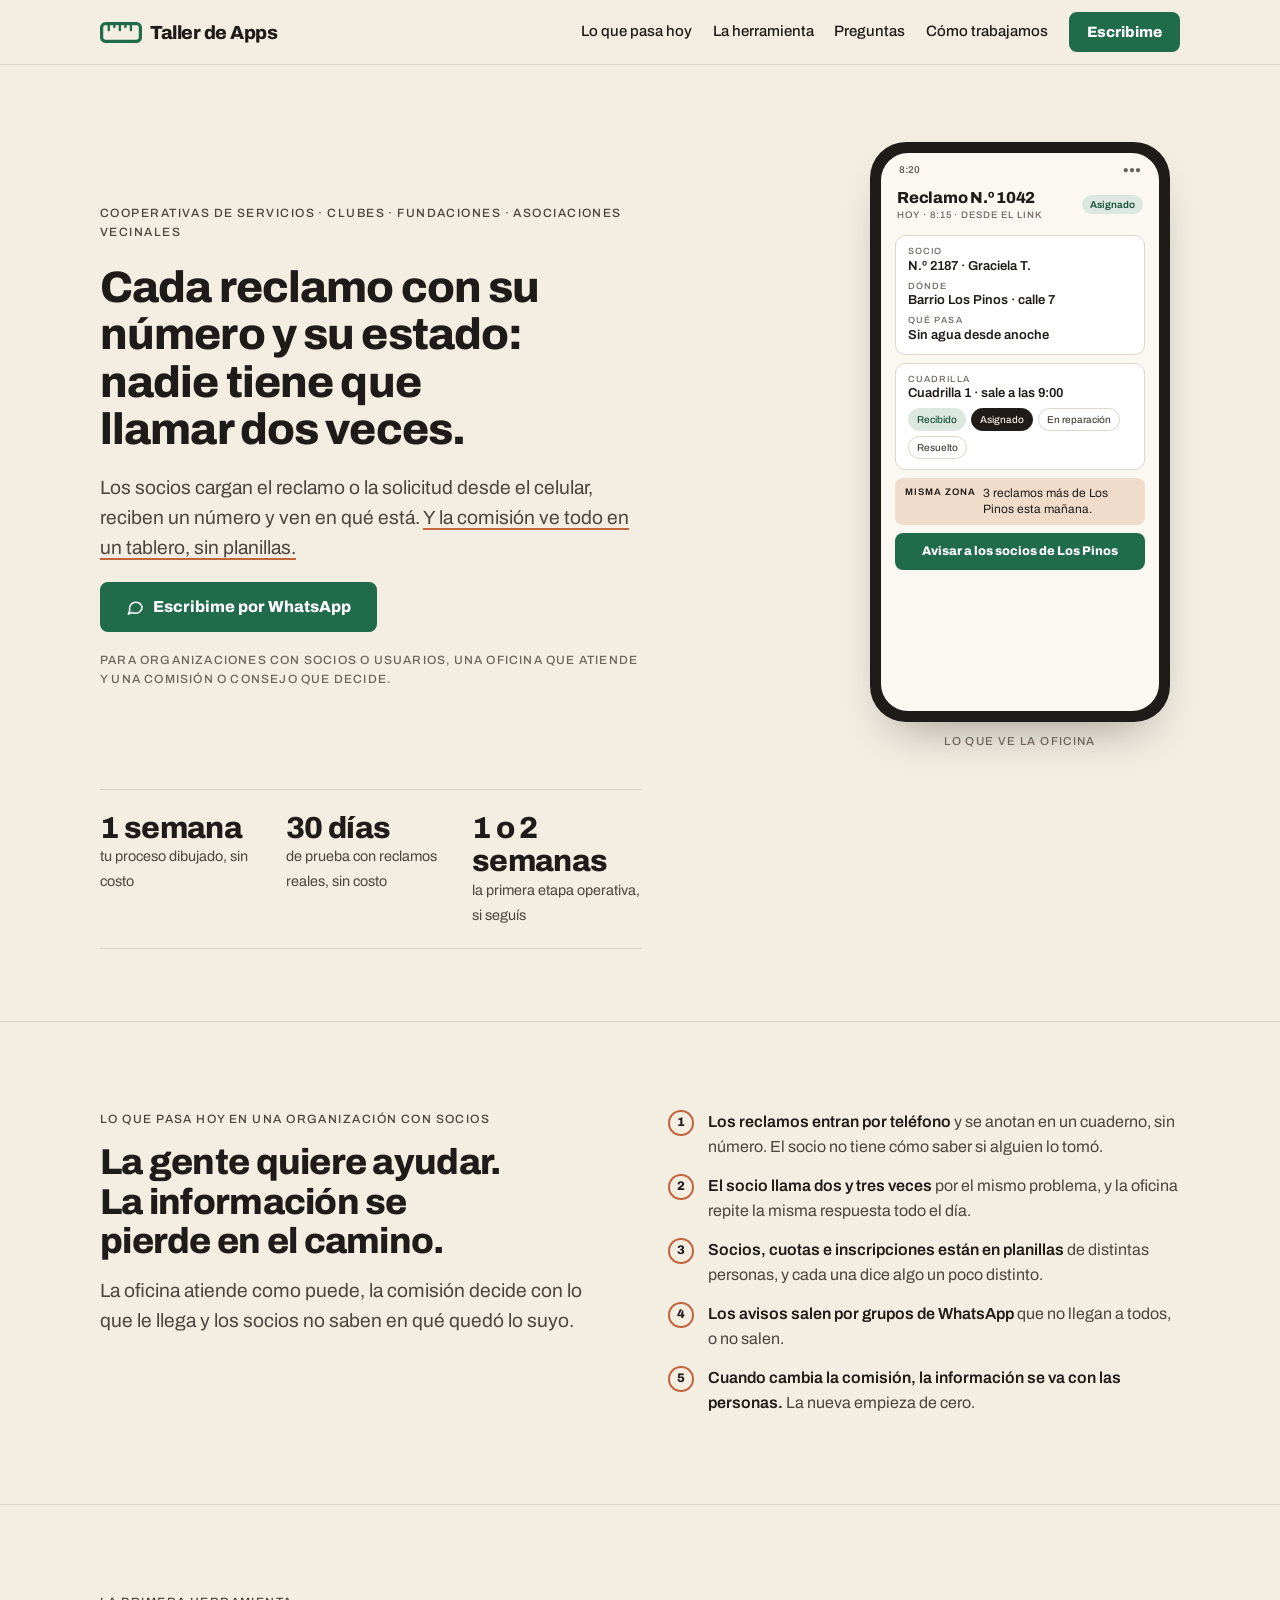
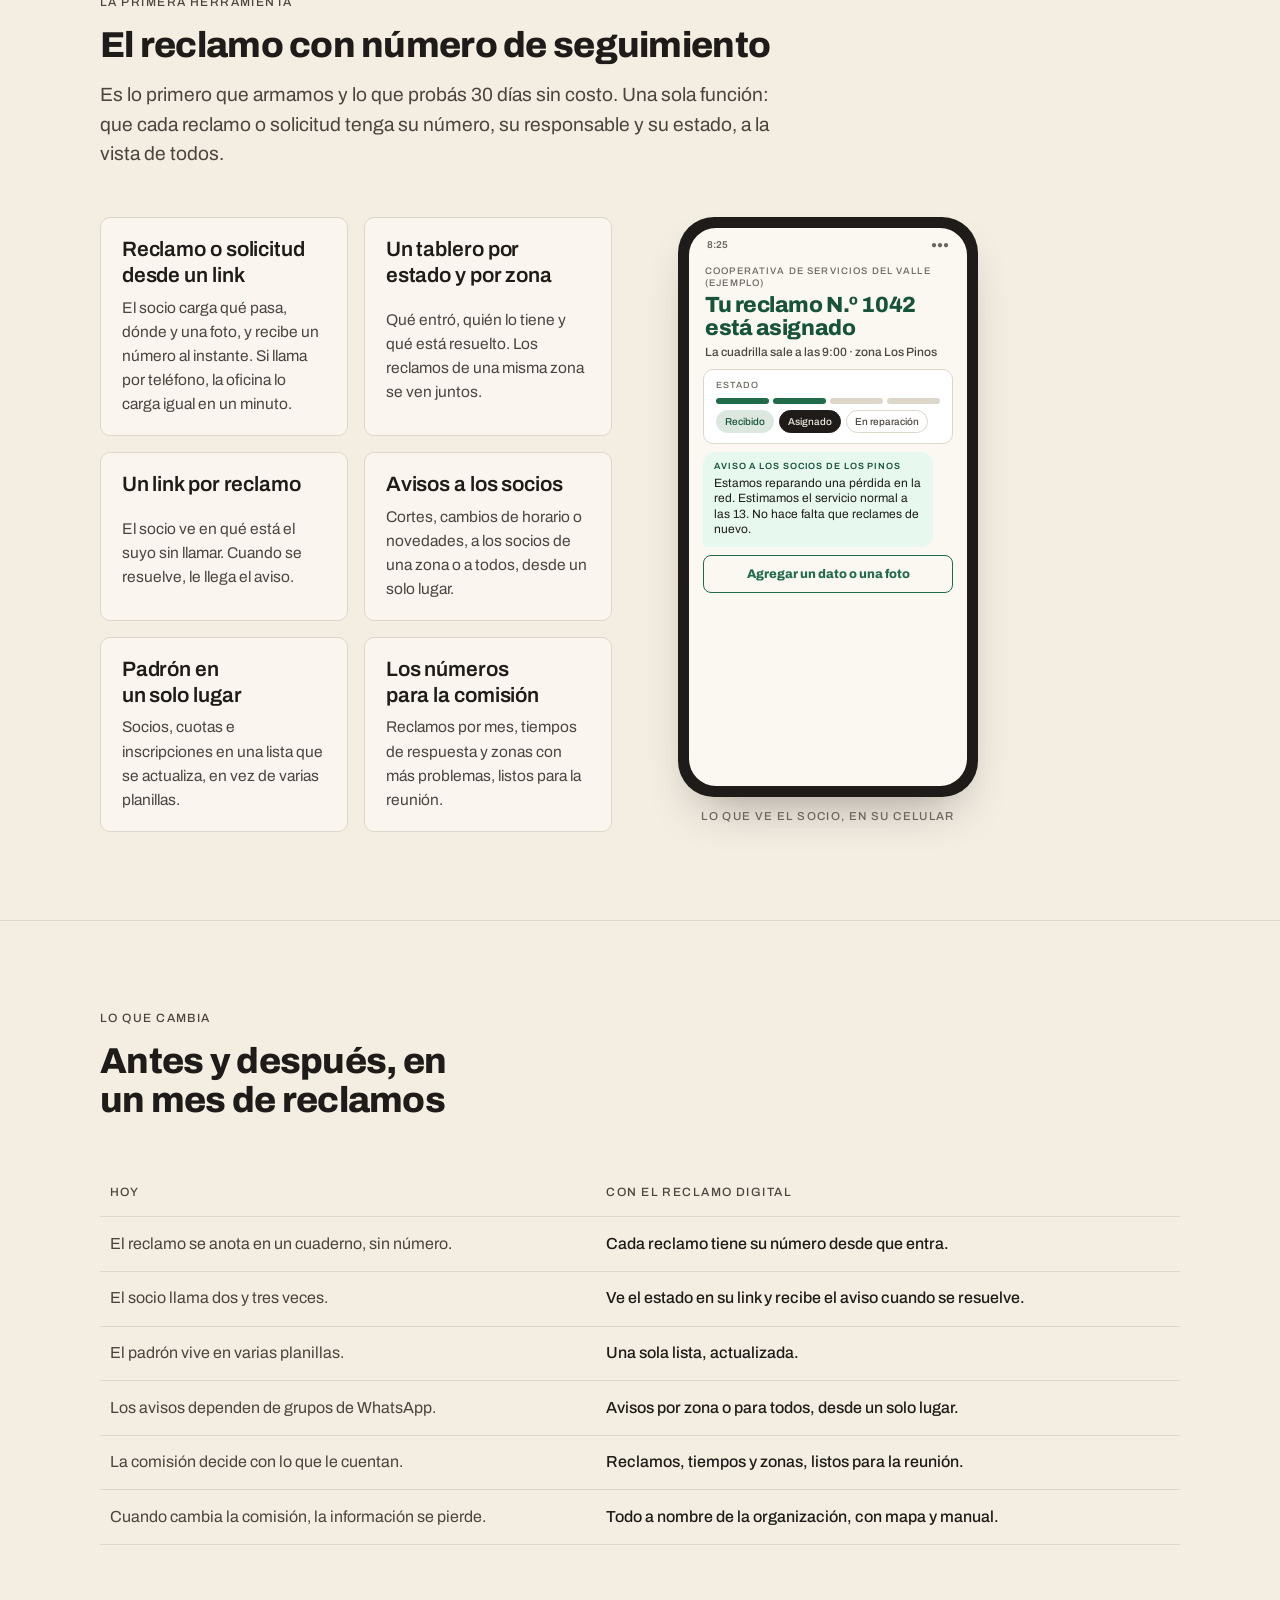
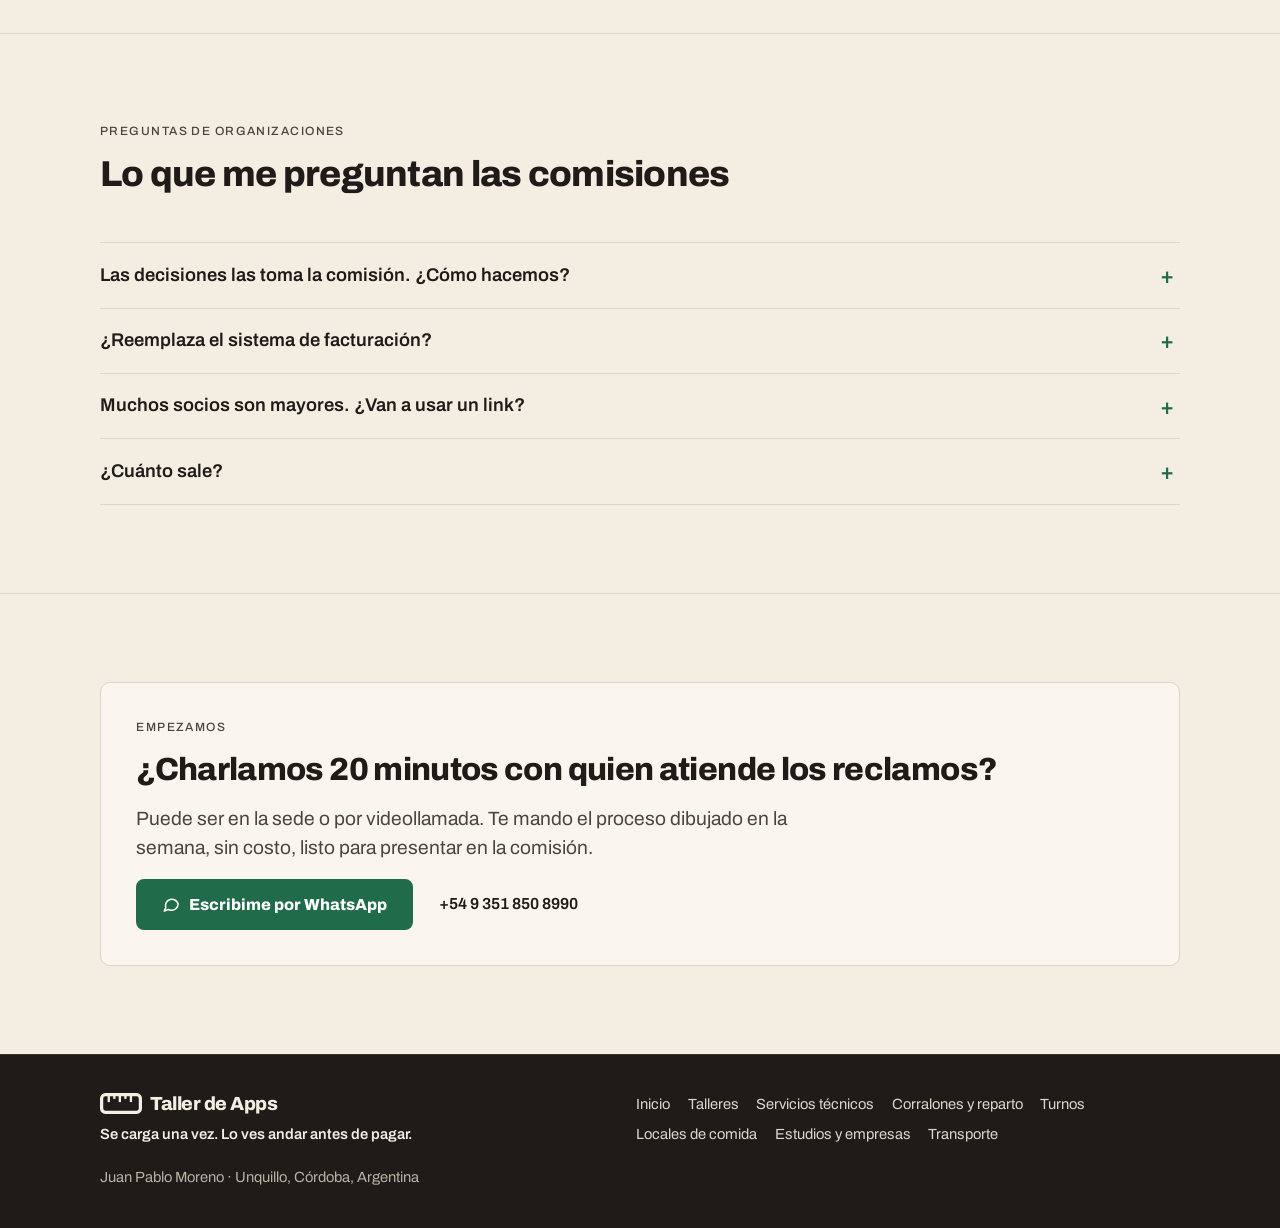
<file: organizaciones.html>
<!doctype html>
<html lang="es-AR">
<head>
  <meta charset="utf-8">
  <meta name="viewport" content="width=device-width, initial-scale=1, viewport-fit=cover">
  <title>Cooperativas, clubes y asociaciones · Taller de Apps</title>
  <meta name="description" content="Cada reclamo o solicitud con su número y su estado, y un tablero para la comisión. WebApps a medida para cooperativas de servicios, clubes, fundaciones y asociaciones en Sierras Chicas, Córdoba. Prueba de 30 días sin costo.">
  <meta property="og:title" content="Cada reclamo con su número y su estado · Taller de Apps">
  <meta property="og:description" content="Reclamos y solicitudes con número de seguimiento, tablero para la comisión y avisos a los socios. Para cooperativas, clubes y asociaciones. La ves andar antes de pagar.">
  <meta property="og:type" content="website">
  <meta property="og:image" content="https://taller-de-apps.vercel.app/assets/img/og-organizaciones.png">
  <meta property="og:image:width" content="2400">
  <meta property="og:image:height" content="1260">
  <meta property="og:url" content="https://taller-de-apps.vercel.app/organizaciones">
  <meta name="twitter:card" content="summary_large_image">
  <meta property="og:locale" content="es_AR">
  <link rel="canonical" href="https://taller-de-apps.vercel.app/organizaciones">
  <link rel="icon" href="assets/favicon.svg" type="image/svg+xml">
  <link rel="icon" href="assets/favicon-32.png" type="image/png" sizes="32x32">
  <link rel="icon" href="assets/favicon-16.png" type="image/png" sizes="16x16">
  <link rel="apple-touch-icon" href="assets/apple-touch-icon.png">
  <link rel="manifest" href="site.webmanifest">
  <meta name="theme-color" content="#1F6B4A">
  <link rel="stylesheet" href="assets/styles.css">
</head>
<body>

<header class="topbar">
  <div class="wrap">
    <a class="brand" href="index.html" aria-label="Taller de Apps, inicio">
      <svg class="brand-icon" viewBox="4.5 27.5 91 45" aria-hidden="true" focusable="false"><g fill="currentColor"><rect x="8" y="31" width="84" height="38" rx="8" fill="none" stroke="currentColor" stroke-width="7"/><rect x="21" y="31" width="5" height="16"/><rect x="33" y="31" width="5" height="9"/><rect x="45" y="31" width="5" height="16"/><rect x="57" y="31" width="5" height="9"/><rect x="69" y="31" width="5" height="16"/></g></svg>
      <span class="brand-name">Taller de Apps</span>
    </a>
    <button class="nav-toggle" aria-label="Abrir menú" aria-expanded="false"><span></span><span></span><span></span></button>
    <nav class="nav" aria-label="Principal">
      <a href="#hoy">Lo que pasa hoy</a>
      <a href="#herramienta">La herramienta</a>
      <a href="#preguntas">Preguntas</a>
      <a href="index.html#como">Cómo trabajamos</a>
      <a class="btn btn-primary" data-wa="Hola Juan, vi la página de Taller de Apps para cooperativas y organizaciones. Quiero charlar 20 minutos sobre cómo atendemos hoy los reclamos." href="#contacto">Escribime</a>
    </nav>
  </div>
</header>

<main>

  <section class="hero landing-hero">
    <div class="wrap">
      <div class="hero-copy">
        <span class="eyebrow">Cooperativas de servicios · clubes · fundaciones · asociaciones vecinales</span>
        <h1>Cada reclamo con su número y su estado: nadie tiene que llamar dos veces.</h1>
        <p class="lead">Los socios cargan el reclamo o la solicitud desde el celular, reciben un número y ven en qué está. <mark>Y la comisión ve todo en un tablero, sin planillas.</mark></p>
        <div class="hero-actions">
          <a class="btn btn-primary btn-lg" data-wa="Hola Juan, vi la página de Taller de Apps para cooperativas y organizaciones. Quiero charlar 20 minutos sobre cómo atendemos hoy los reclamos." href="#contacto">
            <svg viewBox="0 0 24 24" fill="none" stroke="currentColor" stroke-width="2" stroke-linecap="round" stroke-linejoin="round" aria-hidden="true"><path d="M21 11.5a8.4 8.4 0 0 1-9 8.4 8.8 8.8 0 0 1-3.9-.9L3 21l1.9-4.6A8.4 8.4 0 1 1 21 11.5z"/></svg>
            Escribime por WhatsApp
          </a>
          <a class="btn btn-ghost btn-lg" data-demo hidden href="#">Probar la demo</a>
        </div>
        <p class="for">PARA ORGANIZACIONES CON SOCIOS O USUARIOS, UNA OFICINA QUE ATIENDE Y UNA COMISIÓN O CONSEJO QUE DECIDE.</p>
      </div>
      <div class="hero-visual">
        <div class="mock">
          <div class="phone" role="img" aria-label="Ejemplo: un reclamo en el celular de la oficina">
            <div class="screen">
              <div class="status"><span>8:20</span><span>●●●</span></div>
              <div class="app-bar">
                <div><div class="ttl">Reclamo N.º 1042</div><div class="sub">HOY · 8:15 · DESDE EL LINK</div></div>
                <span class="pill">Asignado</span>
              </div>
              <div class="scroll">
                <div class="card">
                  <div><div class="k">Socio</div><div class="v">N.º 2187 · Graciela T.</div></div>
                  <div><div class="k">Dónde</div><div class="v">Barrio Los Pinos · calle 7</div></div>
                  <div><div class="k">Qué pasa</div><div class="v">Sin agua desde anoche</div></div>
                </div>
                <div class="card">
                  <div><div class="k">Cuadrilla</div><div class="v">Cuadrilla 1 · sale a las 9:00</div></div>
                  <div class="chips"><span class="chip done">Recibido</span><span class="chip on">Asignado</span><span class="chip">En reparación</span><span class="chip">Resuelto</span></div>
                </div>
                <div class="notice"><b>Misma zona</b><span>3 reclamos más de Los Pinos esta mañana.</span></div>
                <div class="mini-btn">Avisar a los socios de Los Pinos</div>
              </div>
            </div>
          </div>
          <span class="mock-label">Lo que ve la oficina</span>
        </div>
      </div>
    </div>
    <div class="wrap">
      <div class="facts">
        <div class="fact"><b>1 semana</b><span>tu proceso dibujado, sin costo</span></div>
        <div class="fact"><b>30 días</b><span>de prueba con reclamos reales, sin costo</span></div>
        <div class="fact"><b>1 o 2 semanas</b><span>la primera etapa operativa, si seguís</span></div>
      </div>
    </div>
  </section>

  <section class="section" id="hoy">
    <div class="wrap">
      <div class="two">
        <div class="section-head" style="margin-bottom:0">
          <span class="eyebrow">Lo que pasa hoy en una organización con socios</span>
          <h2>La gente quiere ayudar. La información se pierde en el camino.</h2>
          <p class="lead">La oficina atiende como puede, la comisión decide con lo que le llega y los socios no saben en qué quedó lo suyo.</p>
        </div>
        <ul class="pains">
          <li class="pain"><span class="dot">1</span><p><strong>Los reclamos entran por teléfono</strong> y se anotan en un cuaderno, sin número. El socio no tiene cómo saber si alguien lo tomó.</p></li>
          <li class="pain"><span class="dot">2</span><p><strong>El socio llama dos y tres veces</strong> por el mismo problema, y la oficina repite la misma respuesta todo el día.</p></li>
          <li class="pain"><span class="dot">3</span><p><strong>Socios, cuotas e inscripciones están en planillas</strong> de distintas personas, y cada una dice algo un poco distinto.</p></li>
          <li class="pain"><span class="dot">4</span><p><strong>Los avisos salen por grupos de WhatsApp</strong> que no llegan a todos, o no salen.</p></li>
          <li class="pain"><span class="dot">5</span><p><strong>Cuando cambia la comisión, la información se va con las personas.</strong> La nueva empieza de cero.</p></li>
        </ul>
      </div>
    </div>
  </section>

  <section class="section" id="herramienta">
    <div class="wrap">
      <div class="section-head">
        <span class="eyebrow">La primera herramienta</span>
        <h2>El reclamo con número de seguimiento</h2>
        <p class="lead">Es lo primero que armamos y lo que probás 30 días sin costo. Una sola función: que cada reclamo o solicitud tenga su número, su responsable y su estado, a la vista de todos.</p>
      </div>
      <div class="two">
        <div class="features">
          <div class="feature"><h3>Reclamo o solicitud desde un link</h3><p>El socio carga qué pasa, dónde y una foto, y recibe un número al instante. Si llama por teléfono, la oficina lo carga igual en un minuto.</p></div>
          <div class="feature"><h3>Un tablero por estado y por zona</h3><p>Qué entró, quién lo tiene y qué está resuelto. Los reclamos de una misma zona se ven juntos.</p></div>
          <div class="feature"><h3>Un link por reclamo</h3><p>El socio ve en qué está el suyo sin llamar. Cuando se resuelve, le llega el aviso.</p></div>
          <div class="feature"><h3>Avisos a los socios</h3><p>Cortes, cambios de horario o novedades, a los socios de una zona o a todos, desde un solo lugar.</p></div>
          <div class="feature"><h3>Padrón en un solo lugar</h3><p>Socios, cuotas e inscripciones en una lista que se actualiza, en vez de varias planillas.</p></div>
          <div class="feature"><h3>Los números para la comisión</h3><p>Reclamos por mes, tiempos de respuesta y zonas con más problemas, listos para la reunión.</p></div>
        </div>
        <div class="mock sticky">
          <div class="phone" role="img" aria-label="Ejemplo: el estado del reclamo en el celular del socio">
            <div class="screen">
              <div class="status"><span>8:25</span><span>●●●</span></div>
              <div class="client-hero">
                <span class="biz">Cooperativa de Servicios del Valle (ejemplo)</span>
                <div class="st">Tu reclamo N.º 1042 está asignado <small>La cuadrilla sale a las 9:00 · zona Los Pinos</small></div>
              </div>
              <div class="scroll">
                <div class="card">
                  <div class="k">Estado</div>
                  <div class="progress"><i class="on"></i><i class="on"></i><i></i><i></i></div>
                  <div class="chips"><span class="chip done">Recibido</span><span class="chip on">Asignado</span><span class="chip">En reparación</span></div>
                </div>
                <div class="wa-bubble"><div class="from">AVISO A LOS SOCIOS DE LOS PINOS</div>Estamos reparando una pérdida en la red. Estimamos el servicio normal a las 13. No hace falta que reclames de nuevo.</div>
                <div class="mini-btn alt">Agregar un dato o una foto</div>
              </div>
            </div>
          </div>
          <span class="mock-label">Lo que ve el socio, en su celular</span>
        </div>
      </div>
    </div>
  </section>

  <section class="section">
    <div class="wrap">
      <div class="section-head">
        <span class="eyebrow">Lo que cambia</span>
        <h2>Antes y después, en un mes de reclamos</h2>
      </div>
      <div class="ba-wrap">
        <table class="ba">
          <thead><tr><th>Hoy</th><th>Con el reclamo digital</th></tr></thead>
          <tbody>
            <tr><td>El reclamo se anota en un cuaderno, sin número.</td><td>Cada reclamo tiene su número desde que entra.</td></tr>
            <tr><td>El socio llama dos y tres veces.</td><td>Ve el estado en su link y recibe el aviso cuando se resuelve.</td></tr>
            <tr><td>El padrón vive en varias planillas.</td><td>Una sola lista, actualizada.</td></tr>
            <tr><td>Los avisos dependen de grupos de WhatsApp.</td><td>Avisos por zona o para todos, desde un solo lugar.</td></tr>
            <tr><td>La comisión decide con lo que le cuentan.</td><td>Reclamos, tiempos y zonas, listos para la reunión.</td></tr>
            <tr><td>Cuando cambia la comisión, la información se pierde.</td><td>Todo a nombre de la organización, con mapa y manual.</td></tr>
          </tbody>
        </table>
      </div>
    </div>
  </section>

  <section class="section" id="preguntas">
    <div class="wrap">
      <div class="section-head">
        <span class="eyebrow">Preguntas de organizaciones</span>
        <h2>Lo que me preguntan las comisiones</h2>
      </div>
      <div class="faq">
        <details>
          <summary>Las decisiones las toma la comisión. ¿Cómo hacemos?</summary>
          <div class="answer"><p>Está bien que así sea. Primero armo el documento del proceso, sin costo, pensado para presentarlo en la reunión de comisión o de consejo. Con eso deciden si hacemos la prueba de 30 días.</p></div>
        </details>
        <details>
          <summary>¿Reemplaza el sistema de facturación?</summary>
          <div class="answer"><p>No. La facturación sigue donde está. Esto ordena lo que queda afuera: los reclamos, los avisos y el seguimiento.</p></div>
        </details>
        <details>
          <summary>Muchos socios son mayores. ¿Van a usar un link?</summary>
          <div class="answer"><p>Los que puedan, sí. Los demás llaman como siempre y la oficina carga el reclamo por ellos: igual tienen su número y reciben el aviso cuando se resuelve.</p></div>
        </details>
        <details>
          <summary>¿Cuánto sale?</summary>
          <div class="answer"><p>El documento del proceso y los 30 días de prueba no tienen costo. Después, un plan por etapas con el precio cerrado de cada una, antes de empezar. <a href="index.html#como">Así trabajamos</a>.</p></div>
        </details>
      </div>
    </div>
  </section>

  <section class="section" id="contacto">
    <div class="wrap">
      <div class="cta-band">
        <span class="eyebrow">Empezamos</span>
        <h2>¿Charlamos 20 minutos con quien atiende los reclamos?</h2>
        <p class="lead">Puede ser en la sede o por videollamada. Te mando el proceso dibujado en la semana, sin costo, listo para presentar en la comisión.</p>
        <div class="contact-row">
          <a class="btn btn-primary btn-lg" data-wa="Hola Juan, vi la página de Taller de Apps para cooperativas y organizaciones. Quiero charlar 20 minutos sobre cómo atendemos hoy los reclamos." href="#">
            <svg viewBox="0 0 24 24" fill="none" stroke="currentColor" stroke-width="2" stroke-linecap="round" stroke-linejoin="round" aria-hidden="true"><path d="M21 11.5a8.4 8.4 0 0 1-9 8.4 8.8 8.8 0 0 1-3.9-.9L3 21l1.9-4.6A8.4 8.4 0 1 1 21 11.5z"/></svg>
            Escribime por WhatsApp
          </a>
          <span class="number">+54 9 351 850 8990</span>
          <a class="btn btn-ghost" data-demo hidden href="#">Probar la demo</a>
        </div>
      </div>
    </div>
  </section>

</main>

<footer>
  <div class="wrap">
    <div class="footer-brand">
      <a class="brand footer-logo" href="index.html" aria-label="Taller de Apps, inicio"><svg class="brand-icon" viewBox="4.5 27.5 91 45" aria-hidden="true" focusable="false"><g fill="currentColor"><rect x="8" y="31" width="84" height="38" rx="8" fill="none" stroke="currentColor" stroke-width="7"/><rect x="21" y="31" width="5" height="16"/><rect x="33" y="31" width="5" height="9"/><rect x="45" y="31" width="5" height="16"/><rect x="57" y="31" width="5" height="9"/><rect x="69" y="31" width="5" height="16"/></g></svg><span class="brand-name">Taller de Apps</span></a>
      <p class="footer-lema">Se carga una vez. Lo ves andar antes de pagar.</p>
      <p class="footer-who">Juan Pablo Moreno · Unquillo, Córdoba, Argentina</p>
    </div>
    <nav class="footer-links" aria-label="Rubros"><a href="index.html">Inicio</a><a href="talleres.html">Talleres</a><a href="servicios-tecnicos.html">Servicios técnicos</a><a href="corralones.html">Corralones y reparto</a><a href="turnos.html">Turnos</a><a href="comida.html">Locales de comida</a><a href="profesionales.html">Estudios y empresas</a><a href="transporte.html">Transporte</a></nav>
  </div>
</footer>

<script src="assets/site.js"></script>
</body>
</html>
</file>
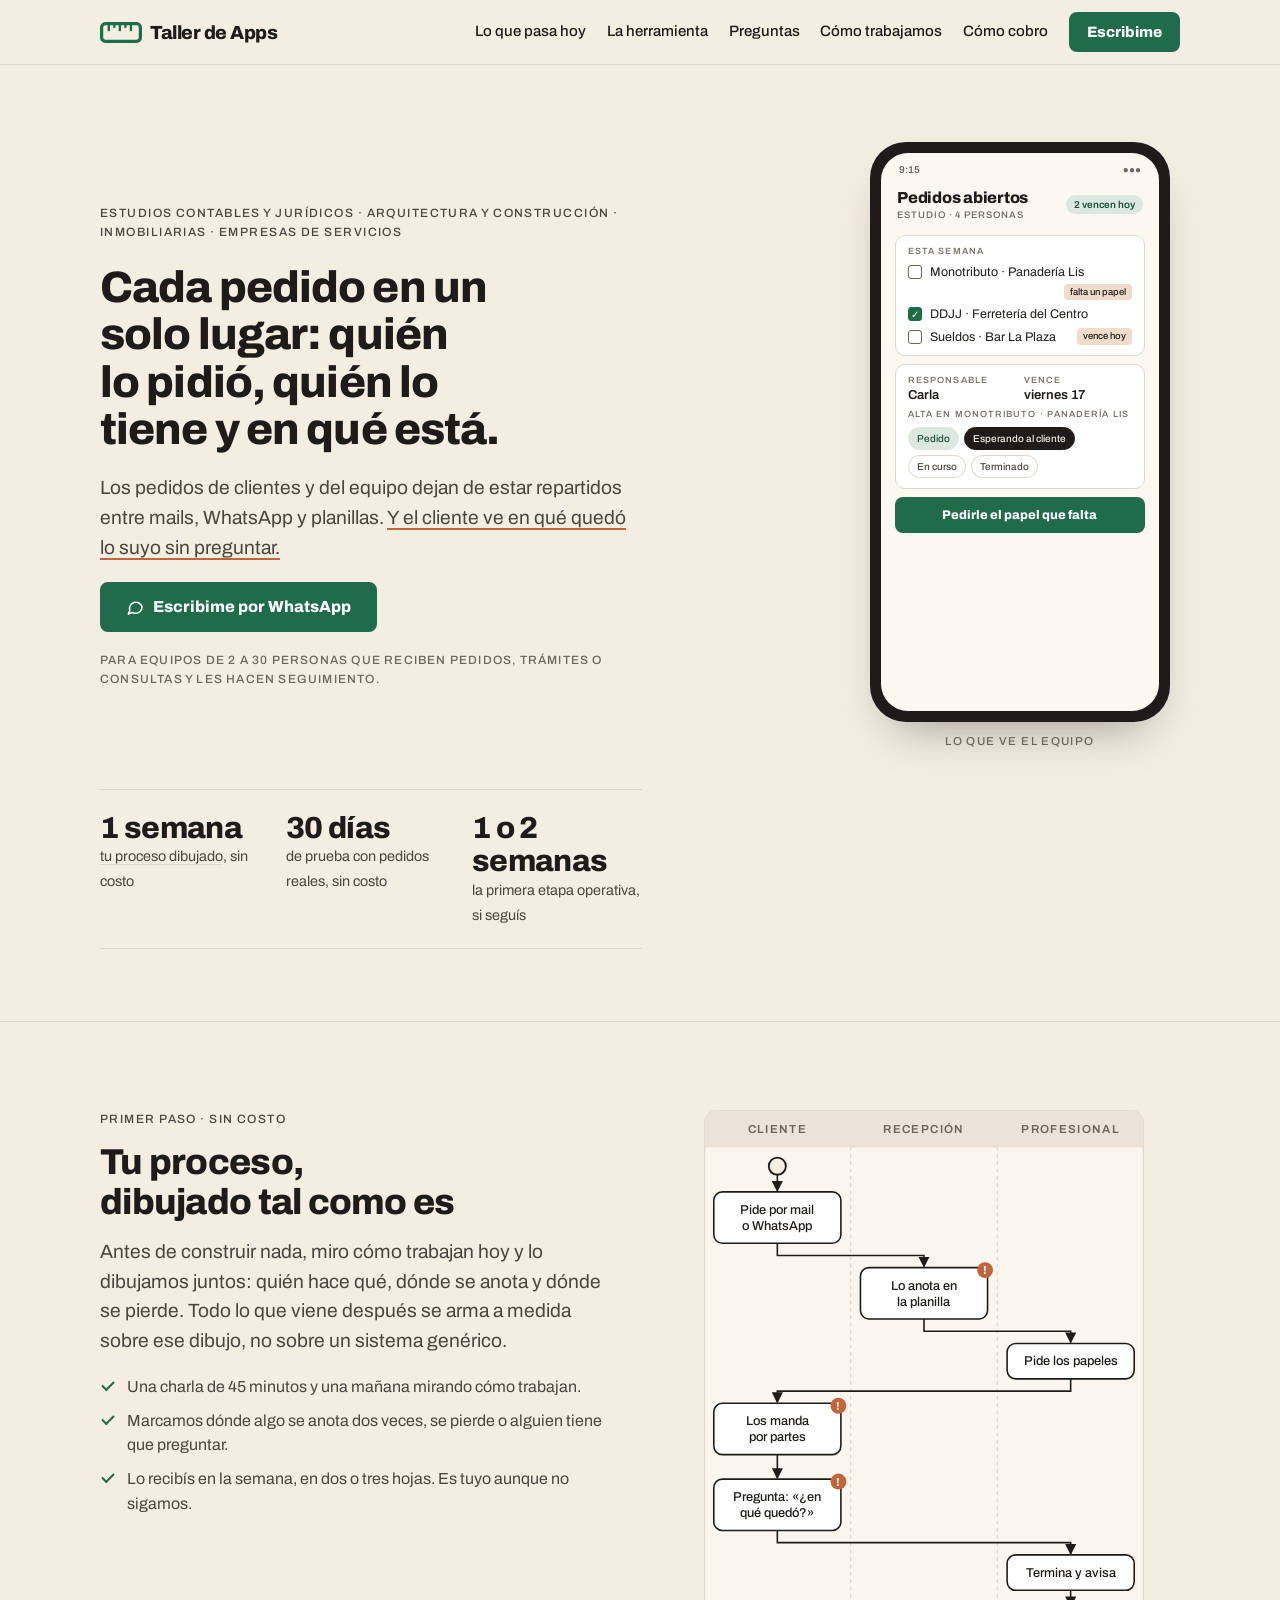
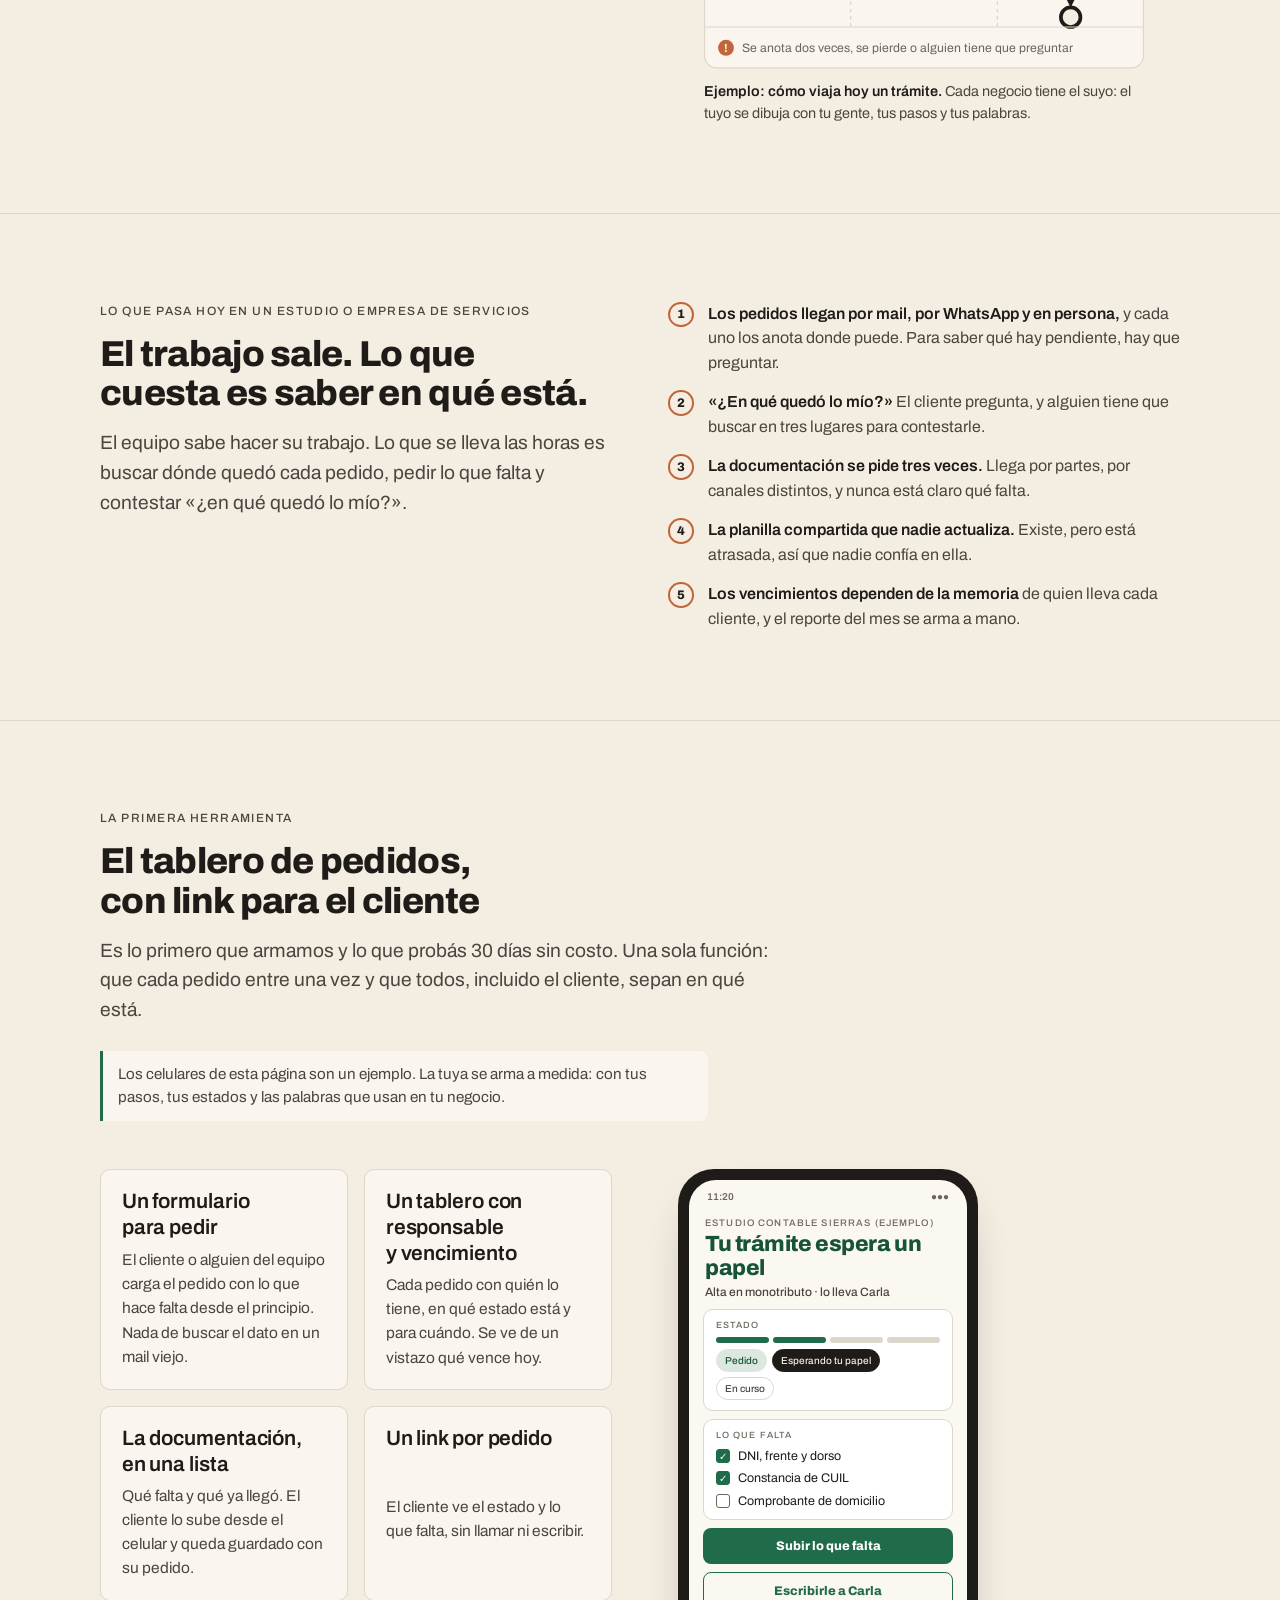
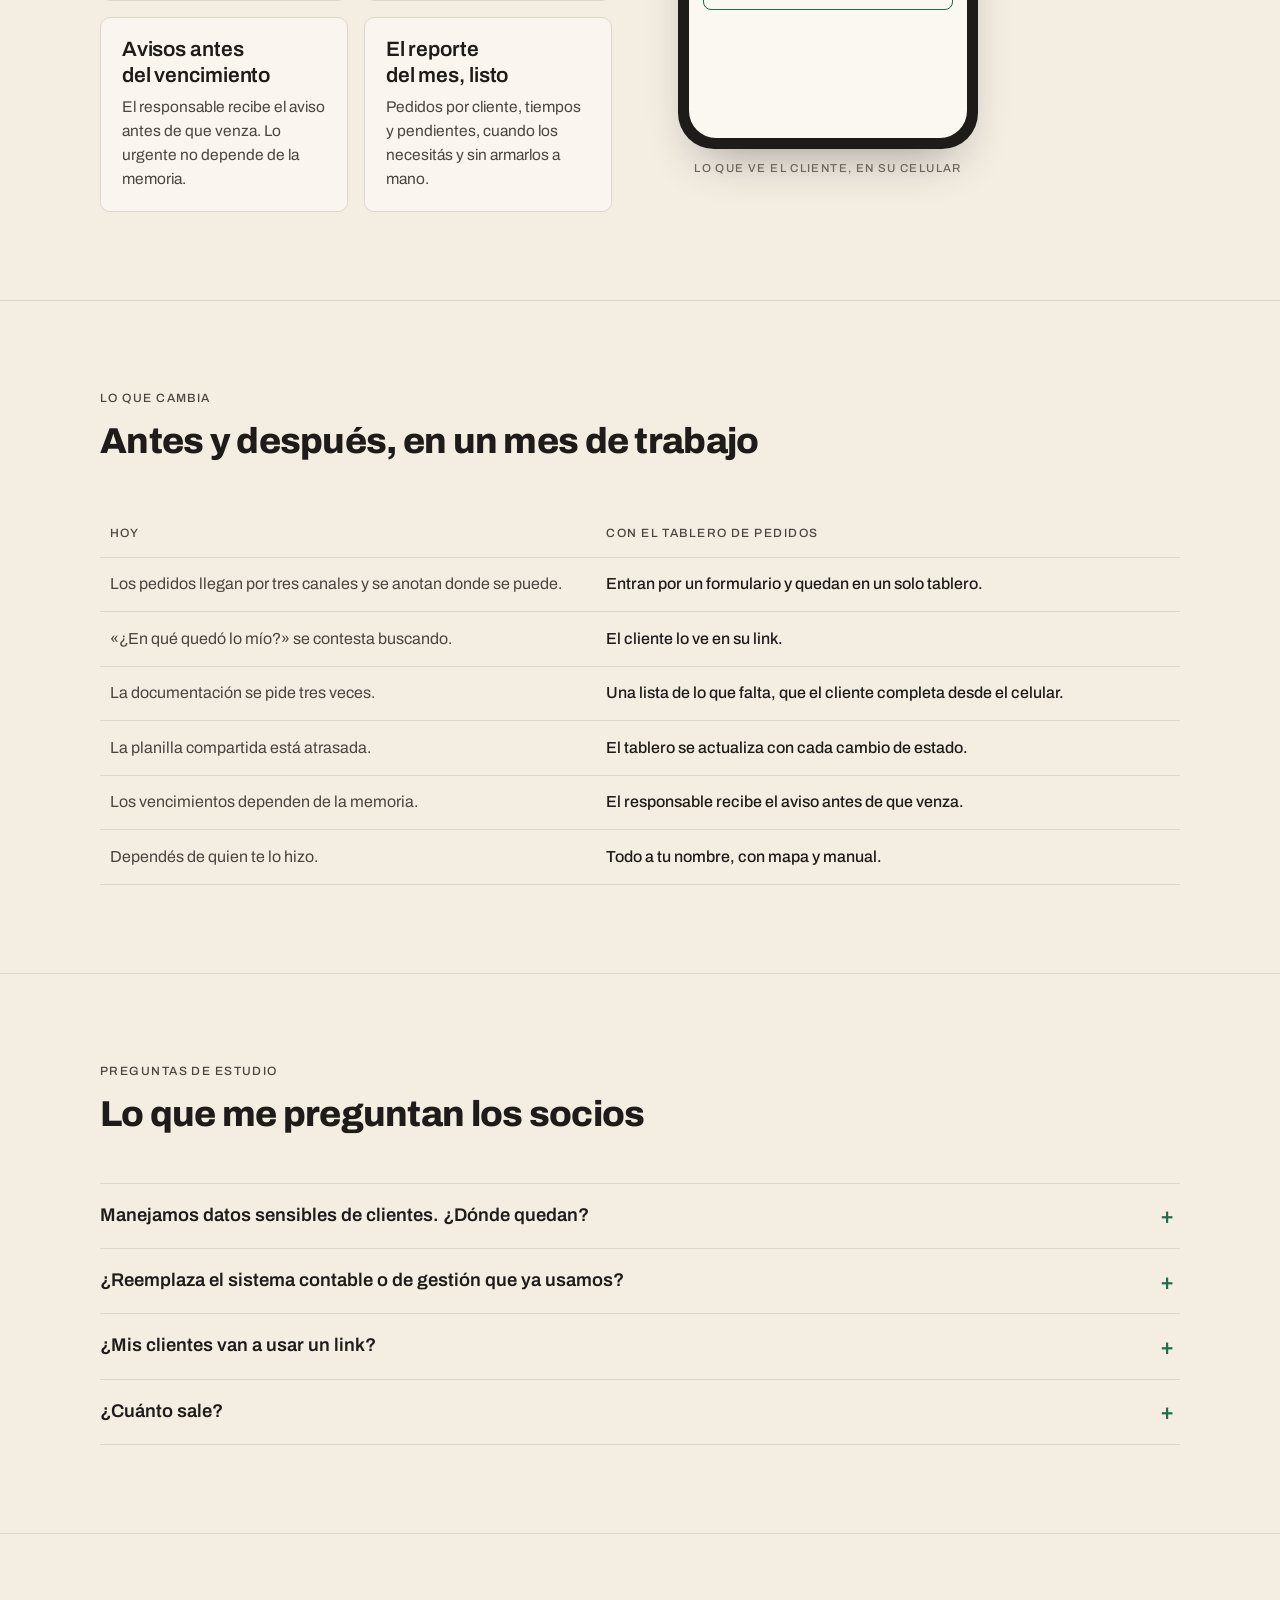
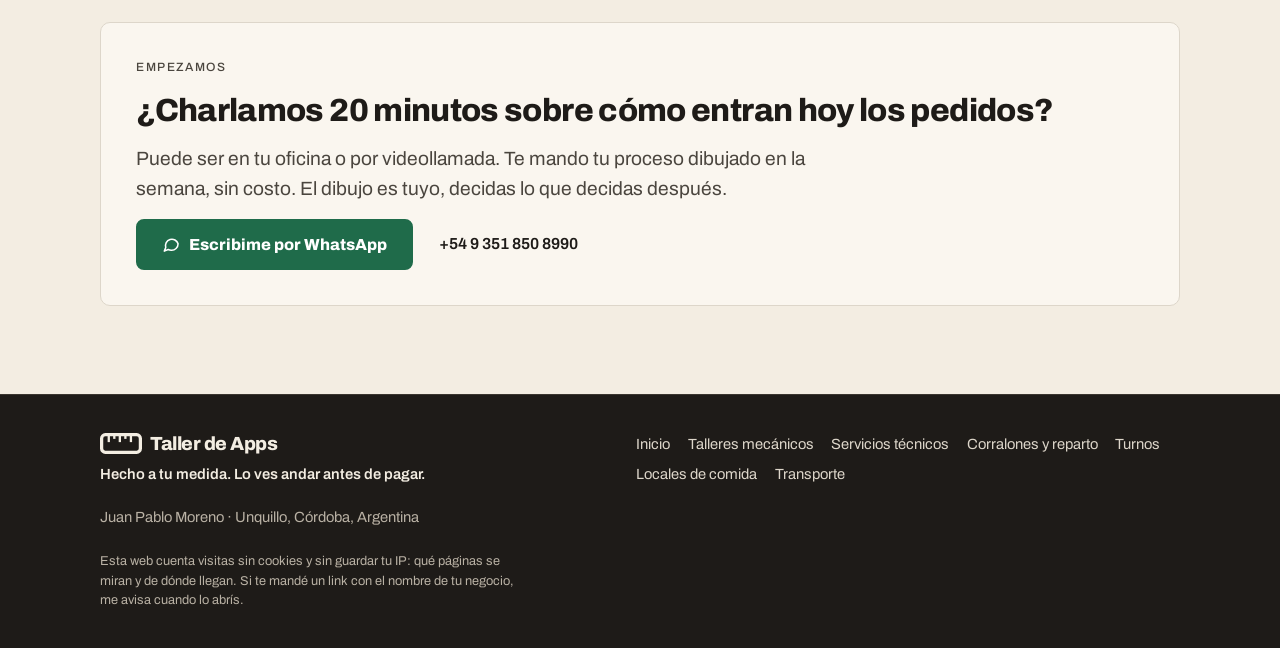
<file: profesionales.html>
<!doctype html>
<html lang="es-AR">
<head>
  <meta charset="utf-8">
  <meta name="viewport" content="width=device-width, initial-scale=1, viewport-fit=cover">
  <title>Estudios y empresas de servicios · Taller de Apps</title>
  <meta name="description" content="Cada pedido de clientes y del equipo en un solo lugar, con responsable, estado y vencimiento, y un link para que el cliente vea en qué quedó lo suyo. WebApps a medida para estudios, inmobiliarias y empresas de servicios en Sierras Chicas, Córdoba. Prueba de 30 días sin costo.">
  <meta property="og:title" content="Cada pedido en un solo lugar · Taller de Apps">
  <meta property="og:description" content="Pedidos con responsable y estado, documentación que se pide una vez y un link para el cliente. Para estudios, inmobiliarias y empresas de servicios. La ves andar antes de pagar.">
  <meta property="og:type" content="website">
  <meta property="og:image" content="https://taller-de-apps.pages.dev/assets/img/og-profesionales.png">
  <meta property="og:image:width" content="2400">
  <meta property="og:image:height" content="1260">
  <meta property="og:url" content="https://taller-de-apps.pages.dev/profesionales">
  <meta name="twitter:card" content="summary_large_image">
  <meta property="og:locale" content="es_AR">
  <link rel="canonical" href="https://taller-de-apps.pages.dev/profesionales">
  <link rel="icon" href="assets/favicon.svg" type="image/svg+xml">
  <link rel="icon" href="assets/favicon-32.png" type="image/png" sizes="32x32">
  <link rel="icon" href="assets/favicon-16.png" type="image/png" sizes="16x16">
  <link rel="apple-touch-icon" href="assets/apple-touch-icon.png">
  <link rel="manifest" href="site.webmanifest">
  <meta name="theme-color" content="#1F6B4A">
  <link rel="stylesheet" href="assets/styles.css?v=20261014j">
</head>
<body>

<header class="topbar">
  <div class="wrap">
    <a class="brand" href="index.html" aria-label="Taller de Apps, inicio">
      <svg class="brand-icon" viewBox="4.5 27.5 91 45" aria-hidden="true" focusable="false"><g fill="currentColor"><rect x="8" y="31" width="84" height="38" rx="8" fill="none" stroke="currentColor" stroke-width="7"/><rect x="21" y="31" width="5" height="16"/><rect x="33" y="31" width="5" height="9"/><rect x="45" y="31" width="5" height="16"/><rect x="57" y="31" width="5" height="9"/><rect x="69" y="31" width="5" height="16"/></g></svg>
      <span class="brand-name">Taller de Apps</span>
    </a>
    <button class="nav-toggle" aria-label="Abrir menú" aria-expanded="false"><span></span><span></span><span></span></button>
    <nav class="nav" aria-label="Principal">
      <a href="#hoy">Lo que pasa hoy</a>
      <a href="#herramienta">La herramienta</a>
      <a href="#preguntas">Preguntas</a>
      <a href="index.html#como">Cómo trabajamos</a>
      <a href="index.html#cobro">Cómo cobro</a>
      <a class="btn btn-primary" data-wa="Hola Juan, vi la página de Taller de Apps para estudios y empresas de servicios. Quiero charlar 20 minutos sobre cómo seguimos los pedidos." href="#contacto">Escribime</a>
    </nav>
  </div>
</header>

<main>

  <section class="hero landing-hero">
    <div class="wrap">
      <div class="hero-copy">
        <span class="eyebrow">Estudios contables y jurídicos · arquitectura y construcción · inmobiliarias · empresas de servicios</span>
        <h1>Cada pedido en un solo lugar: quién lo pidió, quién lo tiene y en qué está.</h1>
        <p class="lead">Los pedidos de clientes y del equipo dejan de estar repartidos entre mails, WhatsApp y planillas. <mark>Y el cliente ve en qué quedó lo suyo sin preguntar.</mark></p>
        <div class="hero-actions">
          <a class="btn btn-primary btn-lg" data-wa="Hola Juan, vi la página de Taller de Apps para estudios y empresas de servicios. Quiero charlar 20 minutos sobre cómo seguimos los pedidos." href="#contacto">
            <svg viewBox="0 0 24 24" fill="none" stroke="currentColor" stroke-width="2" stroke-linecap="round" stroke-linejoin="round" aria-hidden="true"><path d="M21 11.5a8.4 8.4 0 0 1-9 8.4 8.8 8.8 0 0 1-3.9-.9L3 21l1.9-4.6A8.4 8.4 0 1 1 21 11.5z"/></svg>
            Escribime por WhatsApp
          </a>
          <a class="btn btn-ghost btn-lg" data-demo hidden href="#">Probar la demo</a>
        </div>
        <p class="for">PARA EQUIPOS DE 2 A 30 PERSONAS QUE RECIBEN PEDIDOS, TRÁMITES O CONSULTAS Y LES HACEN SEGUIMIENTO.</p>
      </div>
      <div class="hero-visual">
        <div class="mock">
          <div class="phone" role="img" aria-label="Ejemplo: el tablero de pedidos en el celular del estudio">
            <div class="screen">
              <div class="status"><span>9:15</span><span>●●●</span></div>
              <div class="app-bar">
                <div><div class="ttl">Pedidos abiertos</div><div class="sub">ESTUDIO · 4 PERSONAS</div></div>
                <span class="pill">2 vencen hoy</span>
              </div>
              <div class="scroll">
                <div class="card">
                  <div class="k">Esta semana</div>
                  <div class="task"><span class="box"></span>Monotributo · Panadería Lis <span class="later">falta un papel</span></div>
                  <div class="task"><span class="box ok">✓</span>DDJJ · Ferretería del Centro</div>
                  <div class="task"><span class="box"></span>Sueldos · Bar La Plaza <span class="later">vence hoy</span></div>
                </div>
                <div class="card">
                  <div class="row2">
                    <div><div class="k">Responsable</div><div class="v">Carla</div></div>
                    <div><div class="k">Vence</div><div class="v">viernes 17</div></div>
                  </div>
                  <div class="k">Alta en monotributo · Panadería Lis</div>
                  <div class="chips"><span class="chip done">Pedido</span><span class="chip on">Esperando al cliente</span><span class="chip">En curso</span><span class="chip">Terminado</span></div>
                </div>
                <div class="mini-btn">Pedirle el papel que falta</div>
              </div>
            </div>
          </div>
          <span class="mock-label">Lo que ve el equipo</span>
        </div>
      </div>
    </div>
    <div class="wrap">
      <div class="facts">
        <div class="fact"><b>1 semana</b><span><a href="#proceso">tu proceso dibujado</a>, sin costo</span></div>
        <div class="fact"><b>30 días</b><span>de prueba con pedidos reales, sin costo</span></div>
        <div class="fact"><b>1 o 2 semanas</b><span>la primera etapa operativa, si seguís</span></div>
      </div>
    </div>
  </section>

  <!-- proceso -->
  <section class="section" id="proceso">
    <div class="wrap">
      <div class="two proceso">
        <div class="section-head" style="margin-bottom:0">
          <span class="eyebrow">Primer paso · sin costo</span>
          <h2>Tu proceso, dibujado tal como es</h2>
          <p class="lead">Antes de construir nada, miro cómo trabajan hoy y lo dibujamos juntos: quién hace qué, dónde se anota y dónde se pierde. Todo lo que viene después se arma a medida sobre ese dibujo, no sobre un sistema genérico.</p>
          <ul class="checks">
            <li>Una charla de 45 minutos y una mañana mirando cómo trabajan.</li>
            <li>Marcamos dónde algo se anota dos veces, se pierde o alguien tiene que preguntar.</li>
            <li>Lo recibís en la semana, en dos o tres hojas. Es tuyo aunque no sigamos.</li>
          </ul>
        </div>
        <figure class="bpmn-fig"><svg class="bpmn" viewBox="0 0 360 457" role="img" aria-label="Cómo viaja hoy un trámite (ejemplo)"><title>Cómo viaja hoy un trámite (ejemplo)</title><defs><marker id="flecha-profesionales" viewBox="0 0 8 8" refX="7" refY="4" markerWidth="7" markerHeight="7" orient="auto-start-reverse"><path d="M0 0 L8 4 L0 8 Z" fill="#1E1B18"/></marker></defs><rect x="0.5" y="0.5" width="359" height="456" rx="10" fill="#FAF6EF" stroke="#DDD6CA"/><path d="M1 30 H359" stroke="#DDD6CA"/><path d="M0.5 10.5 a10 10 0 0 1 10 -10 H349.5 a10 10 0 0 1 10 10 V30 H0.5 Z" fill="#EBE3D5"/><text x="60.0" y="19" text-anchor="middle" font-size="9.5" font-weight="600" letter-spacing="1.1" fill="#6B655C">CLIENTE</text><text x="180.0" y="19" text-anchor="middle" font-size="9.5" font-weight="600" letter-spacing="1.1" fill="#6B655C">RECEPCIÓN</text><path d="M120 30 V423" stroke="#DDD6CA" stroke-dasharray="3 3"/><text x="300.0" y="19" text-anchor="middle" font-size="9.5" font-weight="600" letter-spacing="1.1" fill="#6B655C">PROFESIONAL</text><path d="M240 30 V423" stroke="#DDD6CA" stroke-dasharray="3 3"/><circle cx="60.0" cy="46" r="7" fill="#F3EDE2" stroke="#1E1B18" stroke-width="1.5"/><path d="M60.0 53 V66" fill="none" stroke="#1E1B18" stroke-width="1.3" marker-end="url(#flecha-profesionales)"/><rect x="8.0" y="67" width="104" height="42" rx="7" fill="#FFFFFF" stroke="#1E1B18" stroke-width="1.3"/><text x="60.0" y="85" text-anchor="middle" font-size="10.5" font-weight="500" fill="#1E1B18">Pide por mail</text><text x="60.0" y="98" text-anchor="middle" font-size="10.5" font-weight="500" fill="#1E1B18">o WhatsApp</text><path d="M60.0 109 V119.0 H180.0 V128" fill="none" stroke="#1E1B18" stroke-width="1.3" marker-end="url(#flecha-profesionales)"/><rect x="128.0" y="129" width="104" height="42" rx="7" fill="#FFFFFF" stroke="#1E1B18" stroke-width="1.3"/><text x="180.0" y="147" text-anchor="middle" font-size="10.5" font-weight="500" fill="#1E1B18">Lo anota en</text><text x="180.0" y="160" text-anchor="middle" font-size="10.5" font-weight="500" fill="#1E1B18">la planilla</text><circle cx="230.0" cy="131" r="6.5" fill="#C2653A"/><text x="230.0" y="134.4" text-anchor="middle" font-size="9.5" font-weight="800" fill="#F3EDE2">!</text><path d="M180.0 171 V181.0 H300.0 V190" fill="none" stroke="#1E1B18" stroke-width="1.3" marker-end="url(#flecha-profesionales)"/><rect x="248.0" y="191" width="104" height="29" rx="7" fill="#FFFFFF" stroke="#1E1B18" stroke-width="1.3"/><text x="300.0" y="209" text-anchor="middle" font-size="10.5" font-weight="500" fill="#1E1B18">Pide los papeles</text><path d="M300.0 220 V230.0 H60.0 V239" fill="none" stroke="#1E1B18" stroke-width="1.3" marker-end="url(#flecha-profesionales)"/><rect x="8.0" y="240" width="104" height="42" rx="7" fill="#FFFFFF" stroke="#1E1B18" stroke-width="1.3"/><text x="60.0" y="258" text-anchor="middle" font-size="10.5" font-weight="500" fill="#1E1B18">Los manda</text><text x="60.0" y="271" text-anchor="middle" font-size="10.5" font-weight="500" fill="#1E1B18">por partes</text><circle cx="110.0" cy="242" r="6.5" fill="#C2653A"/><text x="110.0" y="245.4" text-anchor="middle" font-size="9.5" font-weight="800" fill="#F3EDE2">!</text><path d="M60.0 282 V301" fill="none" stroke="#1E1B18" stroke-width="1.3" marker-end="url(#flecha-profesionales)"/><rect x="8.0" y="302" width="104" height="42" rx="7" fill="#FFFFFF" stroke="#1E1B18" stroke-width="1.3"/><text x="60.0" y="320" text-anchor="middle" font-size="10.5" font-weight="500" fill="#1E1B18">Pregunta: «¿en</text><text x="60.0" y="333" text-anchor="middle" font-size="10.5" font-weight="500" fill="#1E1B18">qué quedó?»</text><circle cx="110.0" cy="304" r="6.5" fill="#C2653A"/><text x="110.0" y="307.4" text-anchor="middle" font-size="9.5" font-weight="800" fill="#F3EDE2">!</text><path d="M60.0 344 V354.0 H300.0 V363" fill="none" stroke="#1E1B18" stroke-width="1.3" marker-end="url(#flecha-profesionales)"/><rect x="248.0" y="364" width="104" height="29" rx="7" fill="#FFFFFF" stroke="#1E1B18" stroke-width="1.3"/><text x="300.0" y="382" text-anchor="middle" font-size="10.5" font-weight="500" fill="#1E1B18">Termina y avisa</text><path d="M300.0 393 V406" fill="none" stroke="#1E1B18" stroke-width="1.3" marker-end="url(#flecha-profesionales)"/><circle cx="300.0" cy="415" r="8" fill="#F3EDE2" stroke="#1E1B18" stroke-width="3"/><path d="M1 423 H359" stroke="#DDD6CA"/><circle cx="18" cy="440" r="6.5" fill="#C2653A"/><text x="18" y="443.4" text-anchor="middle" font-size="9.5" font-weight="800" fill="#F3EDE2">!</text><text x="31" y="443.6" font-size="10" fill="#6B655C">Se anota dos veces, se pierde o alguien tiene que preguntar</text></svg><figcaption><strong>Ejemplo: cómo viaja hoy un trámite.</strong> Cada negocio tiene el suyo: el tuyo se dibuja con tu gente, tus pasos y tus palabras.</figcaption></figure>
      </div>
    </div>
  </section>
  <!-- /proceso -->

  <section class="section" id="hoy">
    <div class="wrap">
      <div class="two">
        <div class="section-head" style="margin-bottom:0">
          <span class="eyebrow">Lo que pasa hoy en un estudio o empresa de servicios</span>
          <h2>El trabajo sale. Lo que cuesta es saber en qué está.</h2>
          <p class="lead">El equipo sabe hacer su trabajo. Lo que se lleva las horas es buscar dónde quedó cada pedido, pedir lo que falta y contestar «¿en qué quedó lo mío?».</p>
        </div>
        <ul class="pains">
          <li class="pain"><span class="dot">1</span><p><strong>Los pedidos llegan por mail, por WhatsApp y en persona,</strong> y cada uno los anota donde puede. Para saber qué hay pendiente, hay que preguntar.</p></li>
          <li class="pain"><span class="dot">2</span><p><strong>«¿En qué quedó lo mío?»</strong> El cliente pregunta, y alguien tiene que buscar en tres lugares para contestarle.</p></li>
          <li class="pain"><span class="dot">3</span><p><strong>La documentación se pide tres veces.</strong> Llega por partes, por canales distintos, y nunca está claro qué falta.</p></li>
          <li class="pain"><span class="dot">4</span><p><strong>La planilla compartida que nadie actualiza.</strong> Existe, pero está atrasada, así que nadie confía en ella.</p></li>
          <li class="pain"><span class="dot">5</span><p><strong>Los vencimientos dependen de la memoria</strong> de quien lleva cada cliente, y el reporte del mes se arma a mano.</p></li>
        </ul>
      </div>
    </div>
  </section>

  <section class="section" id="herramienta">
    <div class="wrap">
      <div class="section-head">
        <span class="eyebrow">La primera herramienta</span>
        <h2>El tablero de pedidos, con link para el cliente</h2>
        <p class="lead">Es lo primero que armamos y lo que probás 30 días sin costo. Una sola función: que cada pedido entre una vez y que todos, incluido el cliente, sepan en qué está.</p>
        <p class="note-medida">Los celulares de esta página son un ejemplo. La tuya se arma a medida: con tus pasos, tus estados y las palabras que usan en tu negocio.</p>
      </div>
      <div class="two">
        <div class="features">
          <div class="feature"><h3>Un formulario para pedir</h3><p>El cliente o alguien del equipo carga el pedido con lo que hace falta desde el principio. Nada de buscar el dato en un mail viejo.</p></div>
          <div class="feature"><h3>Un tablero con responsable y vencimiento</h3><p>Cada pedido con quién lo tiene, en qué estado está y para cuándo. Se ve de un vistazo qué vence hoy.</p></div>
          <div class="feature"><h3>La documentación, en una lista</h3><p>Qué falta y qué ya llegó. El cliente lo sube desde el celular y queda guardado con su pedido.</p></div>
          <div class="feature"><h3>Un link por pedido</h3><p>El cliente ve el estado y lo que falta, sin llamar ni escribir.</p></div>
          <div class="feature"><h3>Avisos antes del vencimiento</h3><p>El responsable recibe el aviso antes de que venza. Lo urgente no depende de la memoria.</p></div>
          <div class="feature"><h3>El reporte del mes, listo</h3><p>Pedidos por cliente, tiempos y pendientes, cuando los necesitás y sin armarlos a mano.</p></div>
        </div>
        <div class="mock sticky">
          <div class="phone" role="img" aria-label="Ejemplo: el estado del trámite en el celular del cliente">
            <div class="screen">
              <div class="status"><span>11:20</span><span>●●●</span></div>
              <div class="client-hero">
                <span class="biz">Estudio Contable Sierras (ejemplo)</span>
                <div class="st">Tu trámite espera un papel <small>Alta en monotributo · lo lleva Carla</small></div>
              </div>
              <div class="scroll">
                <div class="card">
                  <div class="k">Estado</div>
                  <div class="progress"><i class="on"></i><i class="on"></i><i></i><i></i></div>
                  <div class="chips"><span class="chip done">Pedido</span><span class="chip on">Esperando tu papel</span><span class="chip">En curso</span></div>
                </div>
                <div class="card">
                  <div class="k">Lo que falta</div>
                  <div class="task"><span class="box ok">✓</span>DNI, frente y dorso</div>
                  <div class="task"><span class="box ok">✓</span>Constancia de CUIL</div>
                  <div class="task"><span class="box"></span>Comprobante de domicilio</div>
                </div>
                <div class="mini-btn">Subir lo que falta</div>
                <div class="mini-btn alt">Escribirle a Carla</div>
              </div>
            </div>
          </div>
          <span class="mock-label">Lo que ve el cliente, en su celular</span>
        </div>
      </div>
    </div>
  </section>

  <section class="section">
    <div class="wrap">
      <div class="section-head">
        <span class="eyebrow">Lo que cambia</span>
        <h2>Antes y después, en un mes de trabajo</h2>
      </div>
      <div class="ba-wrap">
        <table class="ba">
          <thead><tr><th>Hoy</th><th>Con el tablero de pedidos</th></tr></thead>
          <tbody>
            <tr><td>Los pedidos llegan por tres canales y se anotan donde se puede.</td><td>Entran por un formulario y quedan en un solo tablero.</td></tr>
            <tr><td>«¿En qué quedó lo mío?» se contesta buscando.</td><td>El cliente lo ve en su link.</td></tr>
            <tr><td>La documentación se pide tres veces.</td><td>Una lista de lo que falta, que el cliente completa desde el celular.</td></tr>
            <tr><td>La planilla compartida está atrasada.</td><td>El tablero se actualiza con cada cambio de estado.</td></tr>
            <tr><td>Los vencimientos dependen de la memoria.</td><td>El responsable recibe el aviso antes de que venza.</td></tr>
            <tr><td>Dependés de quien te lo hizo.</td><td>Todo a tu nombre, con mapa y manual.</td></tr>
          </tbody>
        </table>
      </div>
    </div>
  </section>

  <section class="section" id="preguntas">
    <div class="wrap">
      <div class="section-head">
        <span class="eyebrow">Preguntas de estudio</span>
        <h2>Lo que me preguntan los socios</h2>
      </div>
      <div class="faq">
        <details>
          <summary>Manejamos datos sensibles de clientes. ¿Dónde quedan?</summary>
          <div class="answer"><p>En cuentas a nombre del estudio, desde el primer día. Cada persona entra con su usuario y ve lo que le corresponde. El cliente solo ve su propio pedido, desde su link.</p></div>
        </details>
        <details>
          <summary>¿Reemplaza el sistema contable o de gestión que ya usamos?</summary>
          <div class="answer"><p>No. Lo que ese sistema hace bien sigue ahí. Esto ordena lo que queda afuera: los pedidos, el seguimiento y la comunicación con el cliente.</p></div>
        </details>
        <details>
          <summary>¿Mis clientes van a usar un link?</summary>
          <div class="answer"><p>Si les ahorra preguntar, sí. Y si alguno prefiere escribir, alguien del equipo carga el pedido por él en un minuto.</p></div>
        </details>
        <details>
          <summary>¿Cuánto sale?</summary>
          <div class="answer"><p>El documento del proceso y los 30 días de prueba no tienen costo. Después, un plan por etapas con el precio cerrado de cada una, antes de empezar. <a href="index.html#cobro">Así cobro</a>, o <a data-precio data-wa="Hola Juan, vi cómo cobrás. Quiero saber cuánto saldría algo así para mi negocio." href="#contacto">preguntame cuánto saldría en tu caso</a>.</p></div>
        </details>
      </div>
    </div>
  </section>

  <section class="section" id="contacto">
    <div class="wrap">
      <div class="cta-band">
        <span class="eyebrow">Empezamos</span>
        <h2>¿Charlamos 20 minutos sobre cómo entran hoy los pedidos?</h2>
        <p class="lead">Puede ser en tu oficina o por videollamada. Te mando tu proceso dibujado en la semana, sin costo. El dibujo es tuyo, decidas lo que decidas después.</p>
        <div class="contact-row">
          <a class="btn btn-primary btn-lg" data-wa="Hola Juan, vi la página de Taller de Apps para estudios y empresas de servicios. Quiero charlar 20 minutos sobre cómo seguimos los pedidos." href="#">
            <svg viewBox="0 0 24 24" fill="none" stroke="currentColor" stroke-width="2" stroke-linecap="round" stroke-linejoin="round" aria-hidden="true"><path d="M21 11.5a8.4 8.4 0 0 1-9 8.4 8.8 8.8 0 0 1-3.9-.9L3 21l1.9-4.6A8.4 8.4 0 1 1 21 11.5z"/></svg>
            Escribime por WhatsApp
          </a>
          <span class="number">+54 9 351 850 8990</span>
          <a class="btn btn-ghost" data-demo hidden href="#">Probar la demo</a>
        </div>
      </div>
    </div>
  </section>

</main>

<footer>
  <div class="wrap">
    <div class="footer-brand">
      <a class="brand footer-logo" href="index.html" aria-label="Taller de Apps, inicio"><svg class="brand-icon" viewBox="4.5 27.5 91 45" aria-hidden="true" focusable="false"><g fill="currentColor"><rect x="8" y="31" width="84" height="38" rx="8" fill="none" stroke="currentColor" stroke-width="7"/><rect x="21" y="31" width="5" height="16"/><rect x="33" y="31" width="5" height="9"/><rect x="45" y="31" width="5" height="16"/><rect x="57" y="31" width="5" height="9"/><rect x="69" y="31" width="5" height="16"/></g></svg><span class="brand-name">Taller de Apps</span></a>
      <p class="footer-lema">Hecho a tu medida. Lo ves andar antes de pagar.</p>
      <p class="footer-who">Juan Pablo Moreno · Unquillo, Córdoba, Argentina</p>
      <p class="footer-privacy">Esta web cuenta visitas sin cookies y sin guardar tu IP: qué páginas se miran y de dónde llegan. Si te mandé un link con el nombre de tu negocio, me avisa cuando lo abrís.</p>
    </div>
    <nav class="footer-links" aria-label="Rubros"><a href="index.html">Inicio</a><a href="talleres.html">Talleres mecánicos</a><a href="servicios-tecnicos.html">Servicios técnicos</a><a href="corralones.html">Corralones y reparto</a><a href="turnos.html">Turnos</a><a href="comida.html">Locales de comida</a><a href="transporte.html">Transporte</a></nav>
  </div>
</footer>

<script src="assets/site.js?v=20261014j"></script>
</body>
</html>
</file>
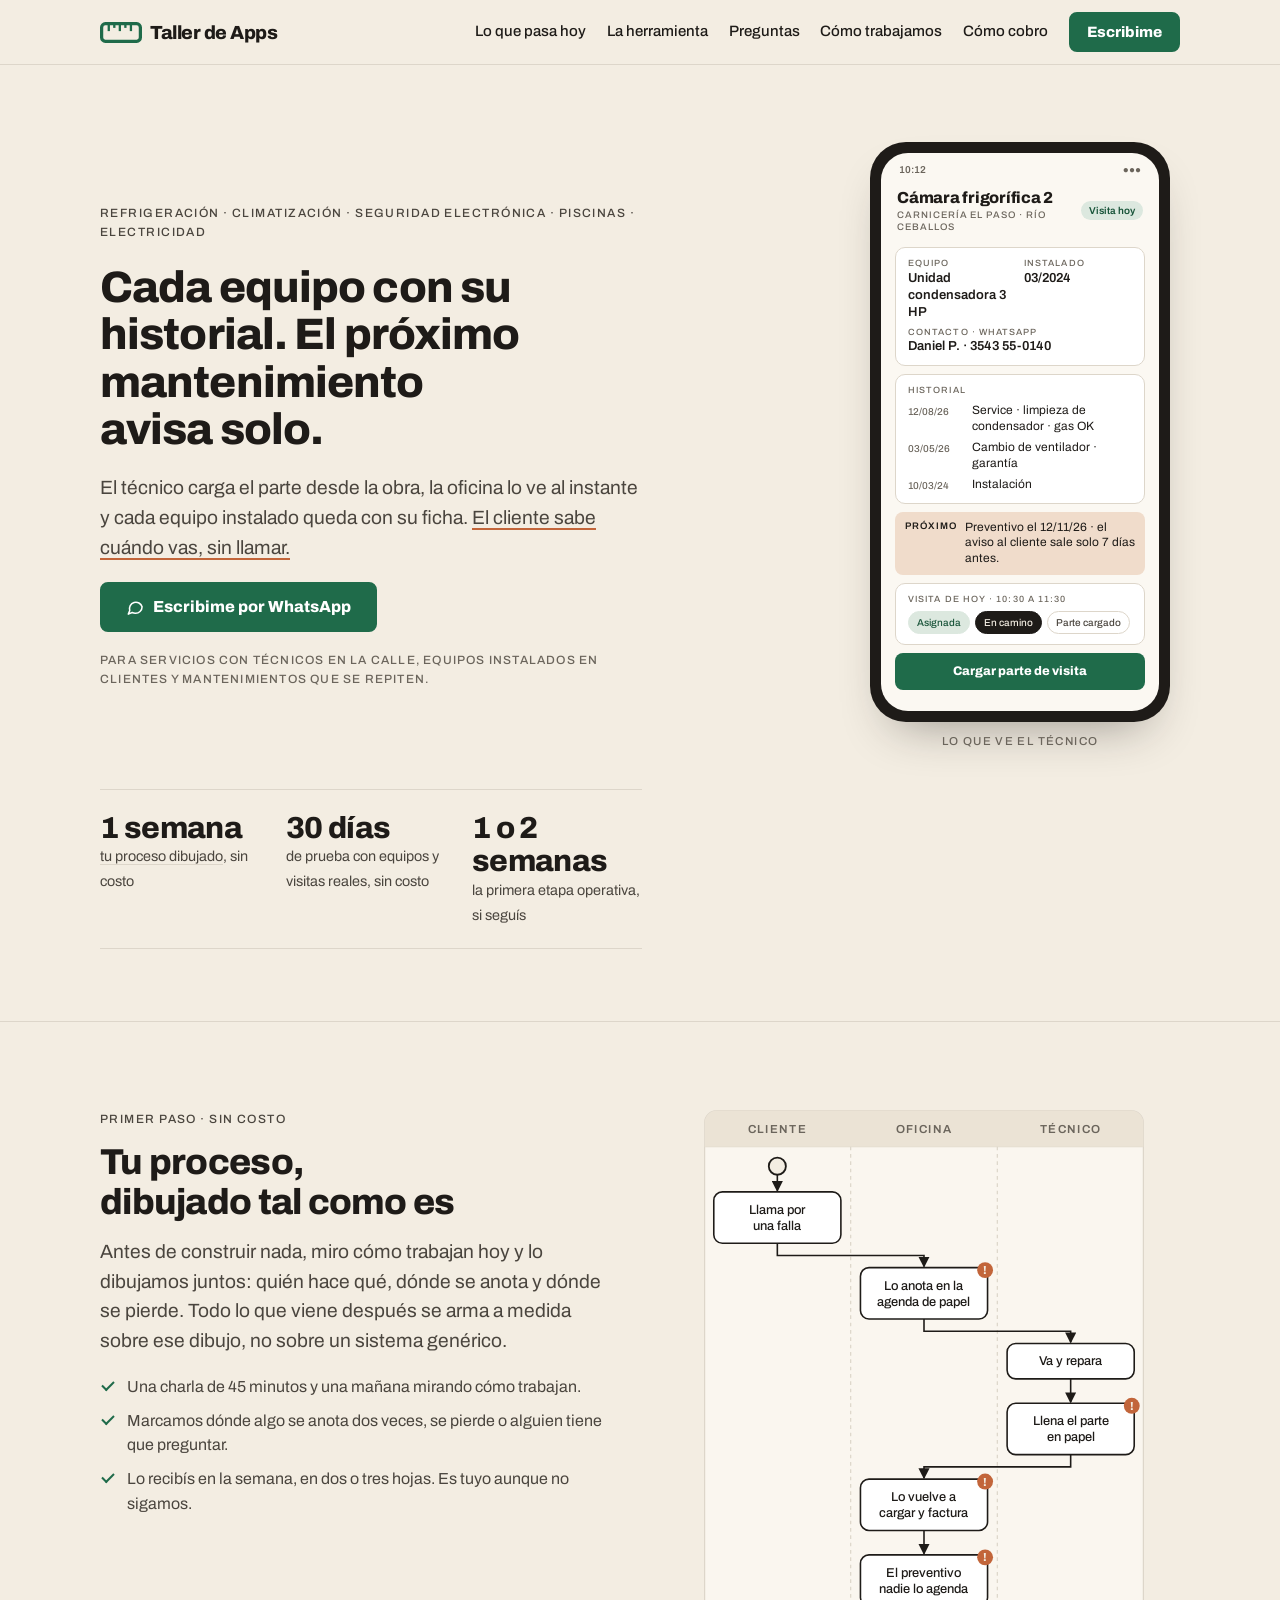
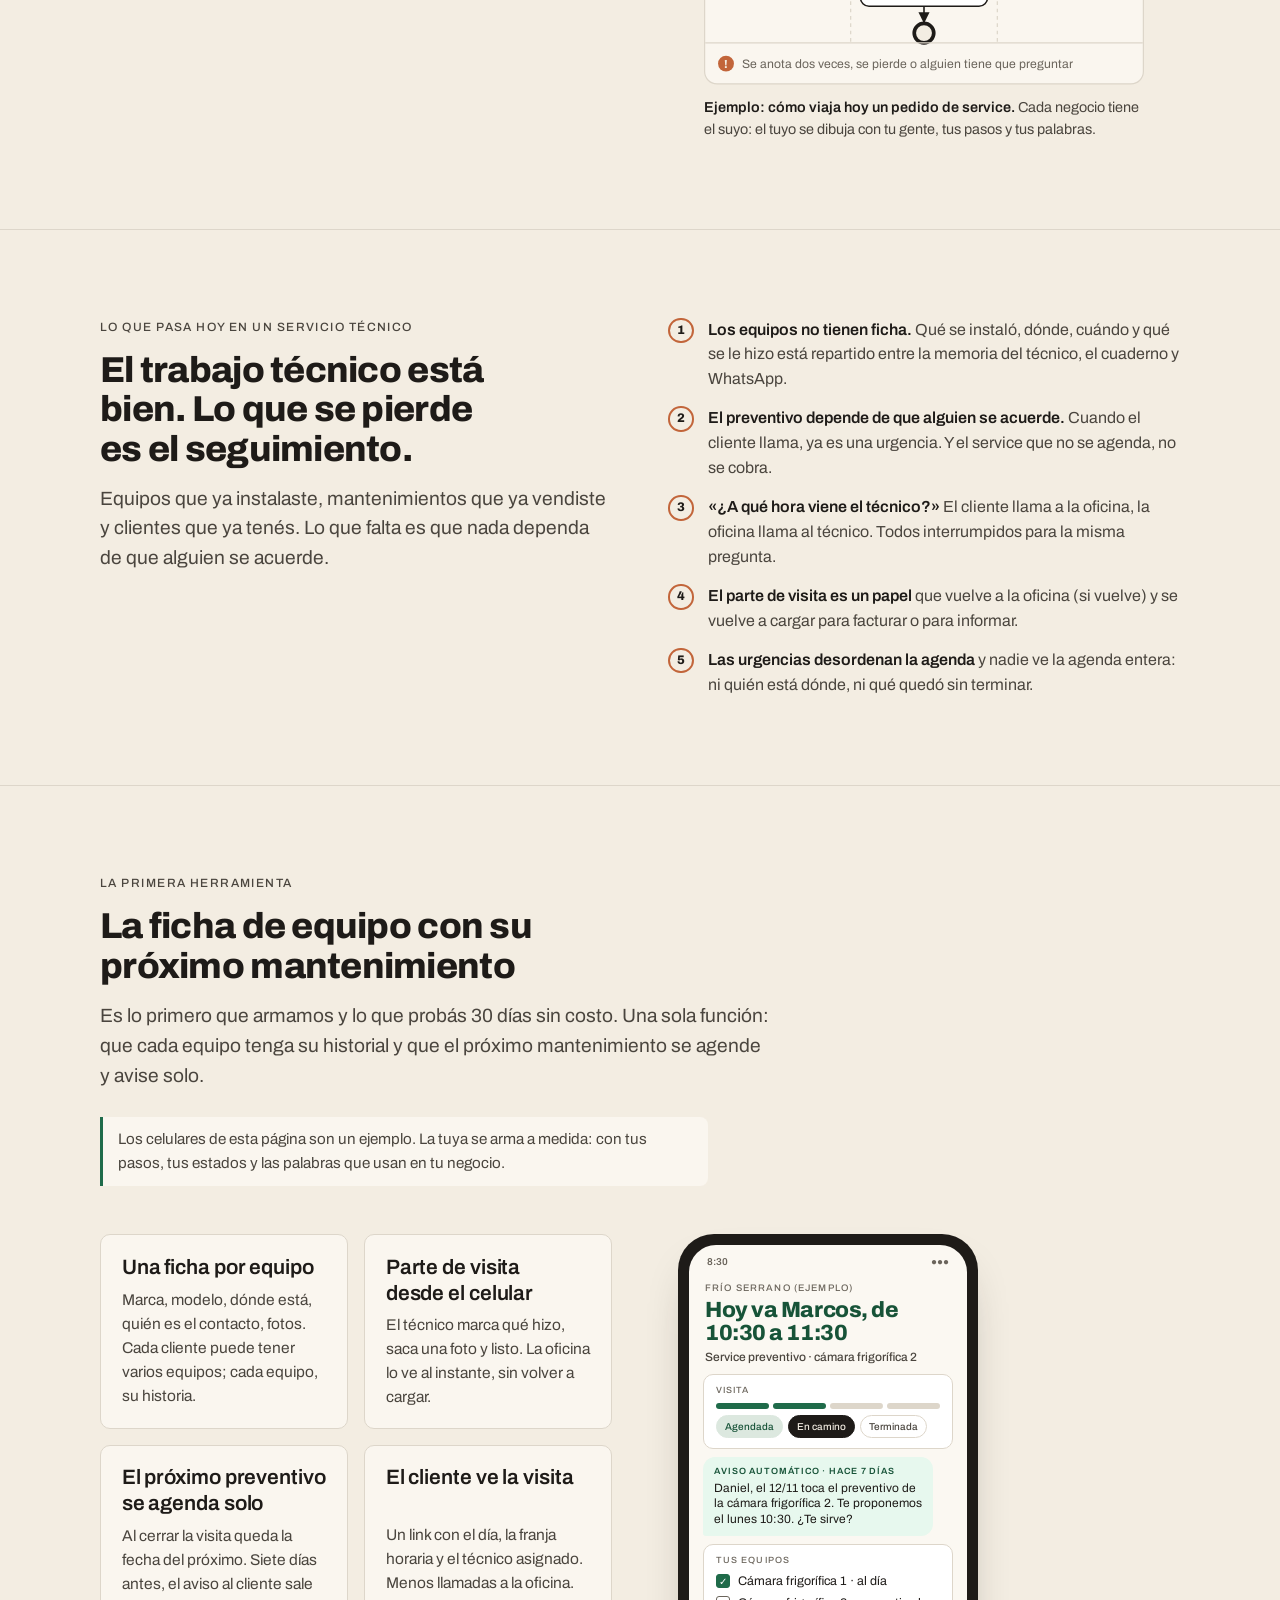
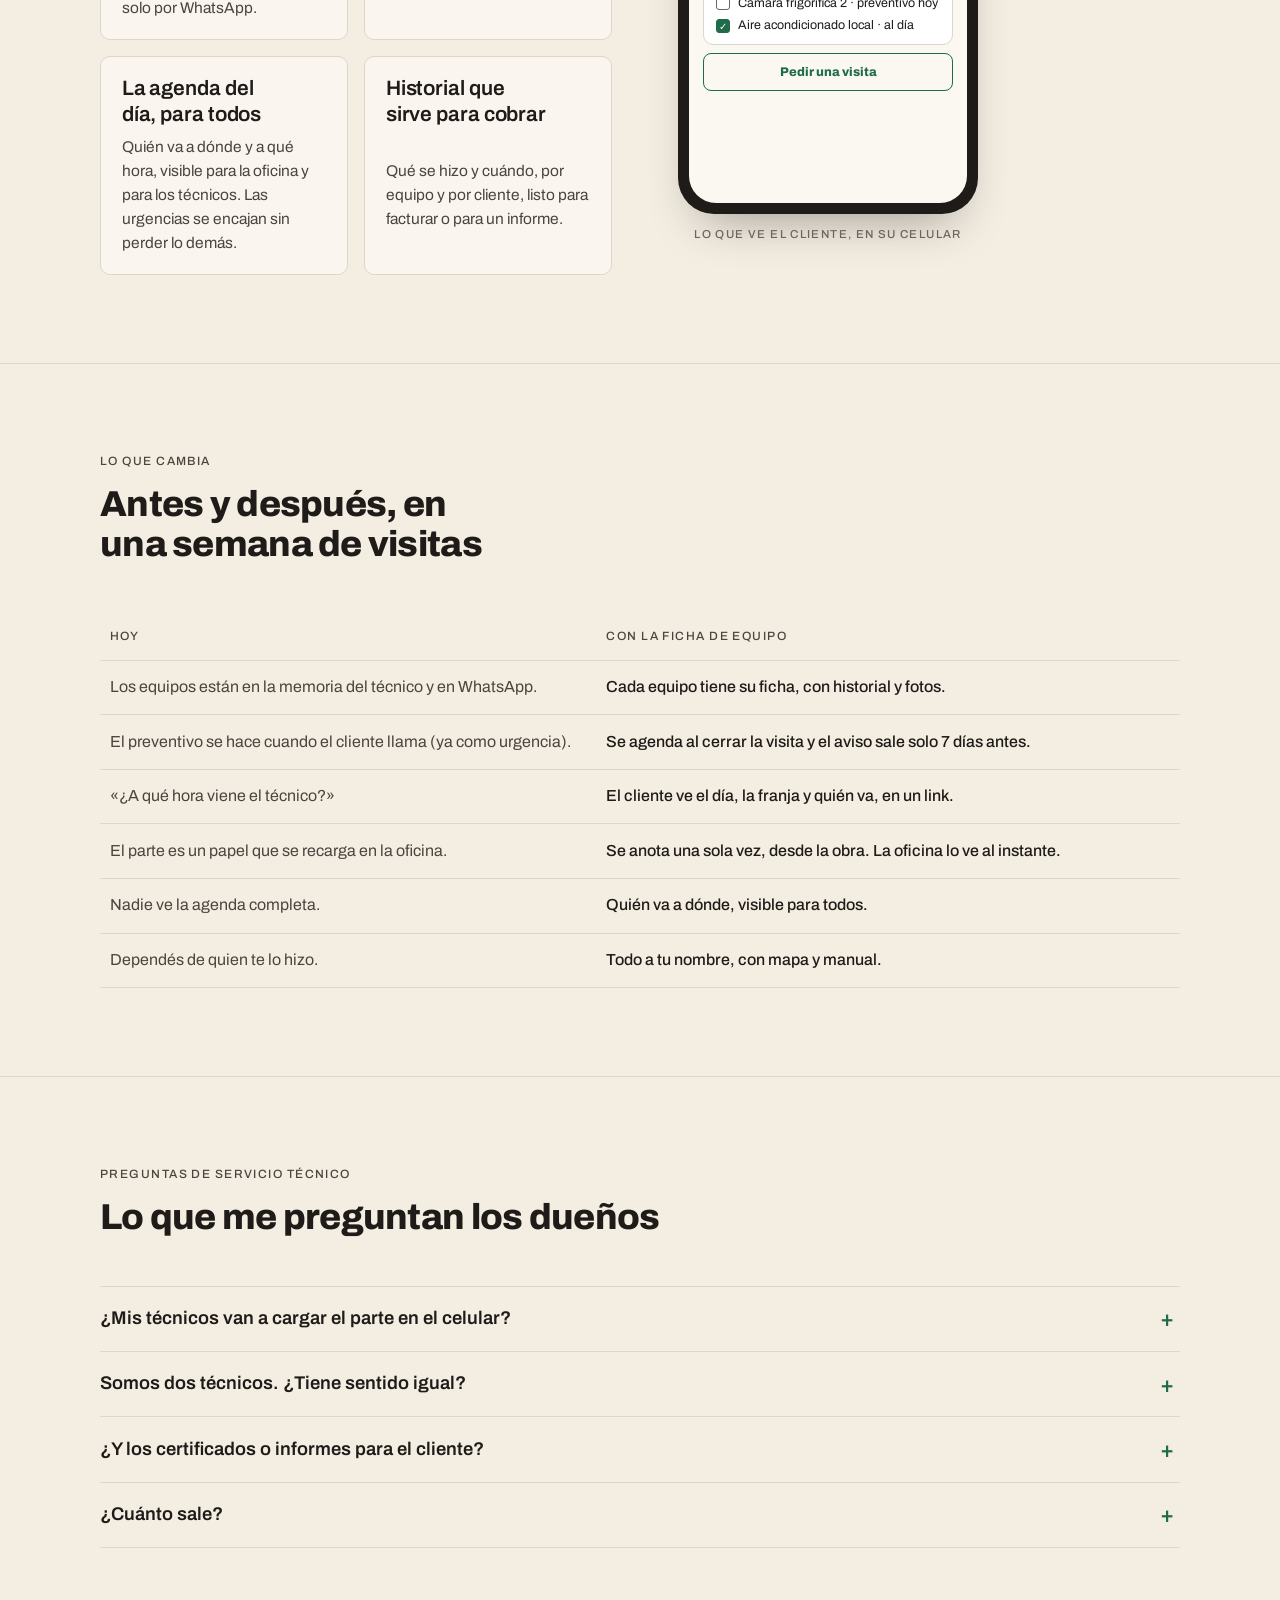
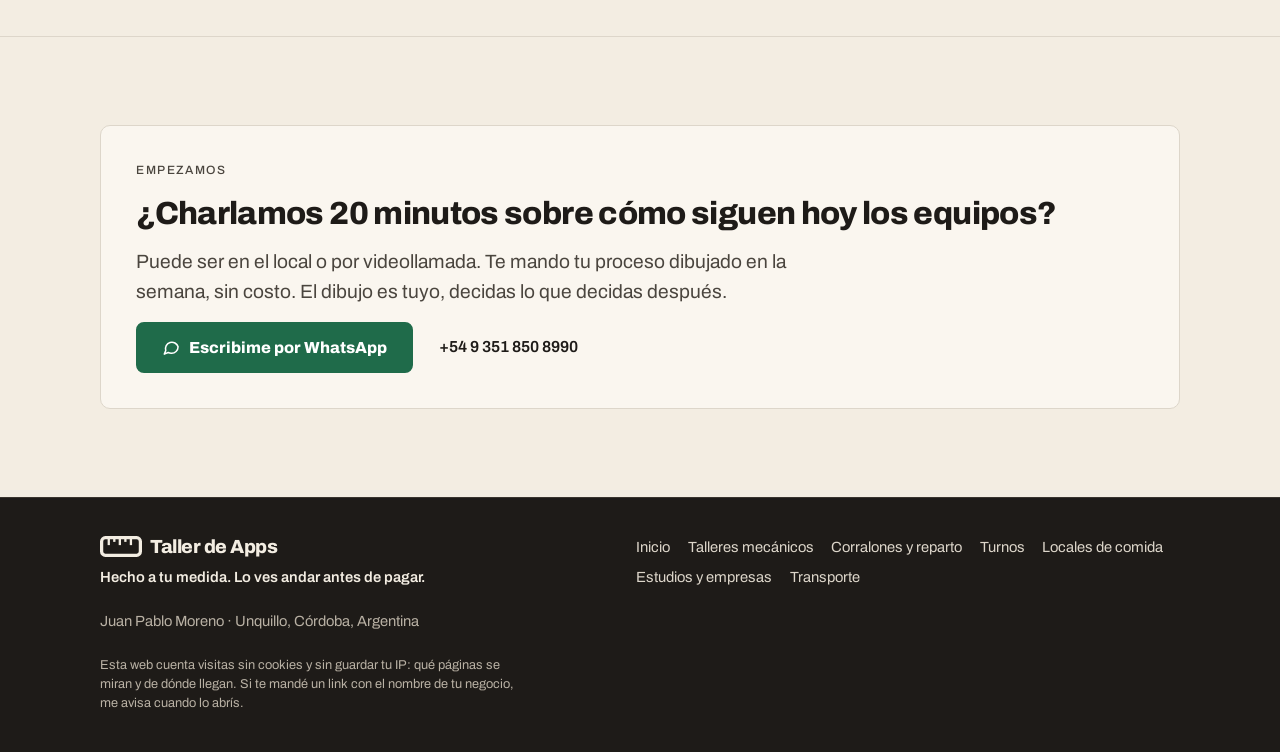
<file: servicios-tecnicos.html>
<!doctype html>
<html lang="es-AR">
<head>
  <meta charset="utf-8">
  <meta name="viewport" content="width=device-width, initial-scale=1, viewport-fit=cover">
  <title>Servicios técnicos · Taller de Apps</title>
  <meta name="description" content="Cada equipo instalado con su historial, el parte de visita desde el celular y el próximo mantenimiento que avisa solo. WebApps a medida para refrigeración, climatización, seguridad electrónica y piscinas en Sierras Chicas. Prueba de 30 días sin costo.">
  <meta property="og:title" content="Cada equipo con su historial · Taller de Apps">
  <meta property="og:description" content="Ficha por equipo, parte de visita desde la obra y el próximo mantenimiento que avisa solo. Para servicios técnicos. La ves andar antes de pagar.">
  <meta property="og:type" content="website">
  <meta property="og:image" content="https://taller-de-apps.pages.dev/assets/img/og-servicios-tecnicos.png">
  <meta property="og:image:width" content="2400">
  <meta property="og:image:height" content="1260">
  <meta property="og:url" content="https://taller-de-apps.pages.dev/servicios-tecnicos">
  <meta name="twitter:card" content="summary_large_image">
  <meta property="og:locale" content="es_AR">
  <link rel="canonical" href="https://taller-de-apps.pages.dev/servicios-tecnicos">
  <link rel="icon" href="assets/favicon.svg" type="image/svg+xml">
  <link rel="icon" href="assets/favicon-32.png" type="image/png" sizes="32x32">
  <link rel="icon" href="assets/favicon-16.png" type="image/png" sizes="16x16">
  <link rel="apple-touch-icon" href="assets/apple-touch-icon.png">
  <link rel="manifest" href="site.webmanifest">
  <meta name="theme-color" content="#1F6B4A">
  <link rel="stylesheet" href="assets/styles.css?v=20261014j">
</head>
<body>

<header class="topbar">
  <div class="wrap">
    <a class="brand" href="index.html" aria-label="Taller de Apps, inicio">
      <svg class="brand-icon" viewBox="4.5 27.5 91 45" aria-hidden="true" focusable="false"><g fill="currentColor"><rect x="8" y="31" width="84" height="38" rx="8" fill="none" stroke="currentColor" stroke-width="7"/><rect x="21" y="31" width="5" height="16"/><rect x="33" y="31" width="5" height="9"/><rect x="45" y="31" width="5" height="16"/><rect x="57" y="31" width="5" height="9"/><rect x="69" y="31" width="5" height="16"/></g></svg>
      <span class="brand-name">Taller de Apps</span>
    </a>
    <button class="nav-toggle" aria-label="Abrir menú" aria-expanded="false"><span></span><span></span><span></span></button>
    <nav class="nav" aria-label="Principal">
      <a href="#hoy">Lo que pasa hoy</a>
      <a href="#herramienta">La herramienta</a>
      <a href="#preguntas">Preguntas</a>
      <a href="index.html#como">Cómo trabajamos</a>
      <a href="index.html#cobro">Cómo cobro</a>
      <a class="btn btn-primary" data-wa="Hola Juan, vi la página de Taller de Apps para servicios técnicos. Tengo un servicio técnico y quiero charlar 20 minutos." href="#contacto">Escribime</a>
    </nav>
  </div>
</header>

<main>

  <section class="hero landing-hero">
    <div class="wrap">
      <div class="hero-copy">
        <span class="eyebrow">Refrigeración · climatización · seguridad electrónica · piscinas · electricidad</span>
        <h1>Cada equipo con su historial. El próximo mantenimiento avisa solo.</h1>
        <p class="lead">El técnico carga el parte desde la obra, la oficina lo ve al instante y cada equipo instalado queda con su ficha. <mark>El cliente sabe cuándo vas, sin llamar.</mark></p>
        <div class="hero-actions">
          <a class="btn btn-primary btn-lg" data-wa="Hola Juan, vi la página de Taller de Apps para servicios técnicos. Tengo un servicio técnico y quiero charlar 20 minutos." href="#contacto">
            <svg viewBox="0 0 24 24" fill="none" stroke="currentColor" stroke-width="2" stroke-linecap="round" stroke-linejoin="round" aria-hidden="true"><path d="M21 11.5a8.4 8.4 0 0 1-9 8.4 8.8 8.8 0 0 1-3.9-.9L3 21l1.9-4.6A8.4 8.4 0 1 1 21 11.5z"/></svg>
            Escribime por WhatsApp
          </a>
          <a class="btn btn-ghost btn-lg" data-demo hidden href="#">Probar la demo</a>
        </div>
        <p class="for">PARA SERVICIOS CON TÉCNICOS EN LA CALLE, EQUIPOS INSTALADOS EN CLIENTES Y MANTENIMIENTOS QUE SE REPITEN.</p>
      </div>
      <div class="hero-visual">
        <div class="mock">
          <div class="phone" role="img" aria-label="Ejemplo: la ficha de un equipo instalado, en el celular del técnico">
            <div class="screen">
              <div class="status"><span>10:12</span><span>●●●</span></div>
              <div class="app-bar">
                <div><div class="ttl">Cámara frigorífica 2</div><div class="sub">CARNICERÍA EL PASO · RÍO CEBALLOS</div></div>
                <span class="pill">Visita hoy</span>
              </div>
              <div class="scroll">
                <div class="card">
                  <div class="row2">
                    <div><div class="k">Equipo</div><div class="v">Unidad condensadora 3 HP</div></div>
                    <div><div class="k">Instalado</div><div class="v">03/2024</div></div>
                  </div>
                  <div><div class="k">Contacto · WhatsApp</div><div class="v">Daniel P. · 3543 55-0140</div></div>
                </div>
                <div class="card">
                  <div class="k">Historial</div>
                  <div class="timeline">
                    <div class="tl"><span class="d">12/08/26</span><span class="t">Service · limpieza de condensador · gas OK</span></div>
                    <div class="tl"><span class="d">03/05/26</span><span class="t">Cambio de ventilador · garantía</span></div>
                    <div class="tl"><span class="d">10/03/24</span><span class="t">Instalación</span></div>
                  </div>
                </div>
                <div class="notice"><b>Próximo</b><span>Preventivo el 12/11/26 · el aviso al cliente sale solo 7 días antes.</span></div>
                <div class="card">
                  <div class="k">Visita de hoy · 10:30 a 11:30</div>
                  <div class="chips"><span class="chip done">Asignada</span><span class="chip on">En camino</span><span class="chip">Parte cargado</span></div>
                </div>
                <div class="mini-btn">Cargar parte de visita</div>
              </div>
            </div>
          </div>
          <span class="mock-label">Lo que ve el técnico</span>
        </div>
      </div>
    </div>
    <div class="wrap">
      <div class="facts">
        <div class="fact"><b>1 semana</b><span><a href="#proceso">tu proceso dibujado</a>, sin costo</span></div>
        <div class="fact"><b>30 días</b><span>de prueba con equipos y visitas reales, sin costo</span></div>
        <div class="fact"><b>1 o 2 semanas</b><span>la primera etapa operativa, si seguís</span></div>
      </div>
    </div>
  </section>

  <!-- proceso -->
  <section class="section" id="proceso">
    <div class="wrap">
      <div class="two proceso">
        <div class="section-head" style="margin-bottom:0">
          <span class="eyebrow">Primer paso · sin costo</span>
          <h2>Tu proceso, dibujado tal como es</h2>
          <p class="lead">Antes de construir nada, miro cómo trabajan hoy y lo dibujamos juntos: quién hace qué, dónde se anota y dónde se pierde. Todo lo que viene después se arma a medida sobre ese dibujo, no sobre un sistema genérico.</p>
          <ul class="checks">
            <li>Una charla de 45 minutos y una mañana mirando cómo trabajan.</li>
            <li>Marcamos dónde algo se anota dos veces, se pierde o alguien tiene que preguntar.</li>
            <li>Lo recibís en la semana, en dos o tres hojas. Es tuyo aunque no sigamos.</li>
          </ul>
        </div>
        <figure class="bpmn-fig"><svg class="bpmn" viewBox="0 0 360 470" role="img" aria-label="Cómo viaja hoy un pedido de service (ejemplo)"><title>Cómo viaja hoy un pedido de service (ejemplo)</title><defs><marker id="flecha-servicios-tecnicos" viewBox="0 0 8 8" refX="7" refY="4" markerWidth="7" markerHeight="7" orient="auto-start-reverse"><path d="M0 0 L8 4 L0 8 Z" fill="#1E1B18"/></marker></defs><rect x="0.5" y="0.5" width="359" height="469" rx="10" fill="#FAF6EF" stroke="#DDD6CA"/><path d="M1 30 H359" stroke="#DDD6CA"/><path d="M0.5 10.5 a10 10 0 0 1 10 -10 H349.5 a10 10 0 0 1 10 10 V30 H0.5 Z" fill="#EBE3D5"/><text x="60.0" y="19" text-anchor="middle" font-size="9.5" font-weight="600" letter-spacing="1.1" fill="#6B655C">CLIENTE</text><text x="180.0" y="19" text-anchor="middle" font-size="9.5" font-weight="600" letter-spacing="1.1" fill="#6B655C">OFICINA</text><path d="M120 30 V436" stroke="#DDD6CA" stroke-dasharray="3 3"/><text x="300.0" y="19" text-anchor="middle" font-size="9.5" font-weight="600" letter-spacing="1.1" fill="#6B655C">TÉCNICO</text><path d="M240 30 V436" stroke="#DDD6CA" stroke-dasharray="3 3"/><circle cx="60.0" cy="46" r="7" fill="#F3EDE2" stroke="#1E1B18" stroke-width="1.5"/><path d="M60.0 53 V66" fill="none" stroke="#1E1B18" stroke-width="1.3" marker-end="url(#flecha-servicios-tecnicos)"/><rect x="8.0" y="67" width="104" height="42" rx="7" fill="#FFFFFF" stroke="#1E1B18" stroke-width="1.3"/><text x="60.0" y="85" text-anchor="middle" font-size="10.5" font-weight="500" fill="#1E1B18">Llama por</text><text x="60.0" y="98" text-anchor="middle" font-size="10.5" font-weight="500" fill="#1E1B18">una falla</text><path d="M60.0 109 V119.0 H180.0 V128" fill="none" stroke="#1E1B18" stroke-width="1.3" marker-end="url(#flecha-servicios-tecnicos)"/><rect x="128.0" y="129" width="104" height="42" rx="7" fill="#FFFFFF" stroke="#1E1B18" stroke-width="1.3"/><text x="180.0" y="147" text-anchor="middle" font-size="10.5" font-weight="500" fill="#1E1B18">Lo anota en la</text><text x="180.0" y="160" text-anchor="middle" font-size="10.5" font-weight="500" fill="#1E1B18">agenda de papel</text><circle cx="230.0" cy="131" r="6.5" fill="#C2653A"/><text x="230.0" y="134.4" text-anchor="middle" font-size="9.5" font-weight="800" fill="#F3EDE2">!</text><path d="M180.0 171 V181.0 H300.0 V190" fill="none" stroke="#1E1B18" stroke-width="1.3" marker-end="url(#flecha-servicios-tecnicos)"/><rect x="248.0" y="191" width="104" height="29" rx="7" fill="#FFFFFF" stroke="#1E1B18" stroke-width="1.3"/><text x="300.0" y="209" text-anchor="middle" font-size="10.5" font-weight="500" fill="#1E1B18">Va y repara</text><path d="M300.0 220 V239" fill="none" stroke="#1E1B18" stroke-width="1.3" marker-end="url(#flecha-servicios-tecnicos)"/><rect x="248.0" y="240" width="104" height="42" rx="7" fill="#FFFFFF" stroke="#1E1B18" stroke-width="1.3"/><text x="300.0" y="258" text-anchor="middle" font-size="10.5" font-weight="500" fill="#1E1B18">Llena el parte</text><text x="300.0" y="271" text-anchor="middle" font-size="10.5" font-weight="500" fill="#1E1B18">en papel</text><circle cx="350.0" cy="242" r="6.5" fill="#C2653A"/><text x="350.0" y="245.4" text-anchor="middle" font-size="9.5" font-weight="800" fill="#F3EDE2">!</text><path d="M300.0 282 V292.0 H180.0 V301" fill="none" stroke="#1E1B18" stroke-width="1.3" marker-end="url(#flecha-servicios-tecnicos)"/><rect x="128.0" y="302" width="104" height="42" rx="7" fill="#FFFFFF" stroke="#1E1B18" stroke-width="1.3"/><text x="180.0" y="320" text-anchor="middle" font-size="10.5" font-weight="500" fill="#1E1B18">Lo vuelve a</text><text x="180.0" y="333" text-anchor="middle" font-size="10.5" font-weight="500" fill="#1E1B18">cargar y factura</text><circle cx="230.0" cy="304" r="6.5" fill="#C2653A"/><text x="230.0" y="307.4" text-anchor="middle" font-size="9.5" font-weight="800" fill="#F3EDE2">!</text><path d="M180.0 344 V363" fill="none" stroke="#1E1B18" stroke-width="1.3" marker-end="url(#flecha-servicios-tecnicos)"/><rect x="128.0" y="364" width="104" height="42" rx="7" fill="#FFFFFF" stroke="#1E1B18" stroke-width="1.3"/><text x="180.0" y="382" text-anchor="middle" font-size="10.5" font-weight="500" fill="#1E1B18">El preventivo</text><text x="180.0" y="395" text-anchor="middle" font-size="10.5" font-weight="500" fill="#1E1B18">nadie lo agenda</text><circle cx="230.0" cy="366" r="6.5" fill="#C2653A"/><text x="230.0" y="369.4" text-anchor="middle" font-size="9.5" font-weight="800" fill="#F3EDE2">!</text><path d="M180.0 406 V419" fill="none" stroke="#1E1B18" stroke-width="1.3" marker-end="url(#flecha-servicios-tecnicos)"/><circle cx="180.0" cy="428" r="8" fill="#F3EDE2" stroke="#1E1B18" stroke-width="3"/><path d="M1 436 H359" stroke="#DDD6CA"/><circle cx="18" cy="453" r="6.5" fill="#C2653A"/><text x="18" y="456.4" text-anchor="middle" font-size="9.5" font-weight="800" fill="#F3EDE2">!</text><text x="31" y="456.6" font-size="10" fill="#6B655C">Se anota dos veces, se pierde o alguien tiene que preguntar</text></svg><figcaption><strong>Ejemplo: cómo viaja hoy un pedido de service.</strong> Cada negocio tiene el suyo: el tuyo se dibuja con tu gente, tus pasos y tus palabras.</figcaption></figure>
      </div>
    </div>
  </section>
  <!-- /proceso -->

  <section class="section" id="hoy">
    <div class="wrap">
      <div class="two">
        <div class="section-head" style="margin-bottom:0">
          <span class="eyebrow">Lo que pasa hoy en un servicio técnico</span>
          <h2>El trabajo técnico está bien. Lo que se pierde es el seguimiento.</h2>
          <p class="lead">Equipos que ya instalaste, mantenimientos que ya vendiste y clientes que ya tenés. Lo que falta es que nada dependa de que alguien se acuerde.</p>
        </div>
        <ul class="pains">
          <li class="pain"><span class="dot">1</span><p><strong>Los equipos no tienen ficha.</strong> Qué se instaló, dónde, cuándo y qué se le hizo está repartido entre la memoria del técnico, el cuaderno y WhatsApp.</p></li>
          <li class="pain"><span class="dot">2</span><p><strong>El preventivo depende de que alguien se acuerde.</strong> Cuando el cliente llama, ya es una urgencia. Y el service que no se agenda, no se cobra.</p></li>
          <li class="pain"><span class="dot">3</span><p><strong>«¿A qué hora viene el técnico?»</strong> El cliente llama a la oficina, la oficina llama al técnico. Todos interrumpidos para la misma pregunta.</p></li>
          <li class="pain"><span class="dot">4</span><p><strong>El parte de visita es un papel</strong> que vuelve a la oficina (si vuelve) y se vuelve a cargar para facturar o para informar.</p></li>
          <li class="pain"><span class="dot">5</span><p><strong>Las urgencias desordenan la agenda</strong> y nadie ve la agenda entera: ni quién está dónde, ni qué quedó sin terminar.</p></li>
        </ul>
      </div>
    </div>
  </section>

  <section class="section" id="herramienta">
    <div class="wrap">
      <div class="section-head">
        <span class="eyebrow">La primera herramienta</span>
        <h2>La ficha de equipo con su próximo mantenimiento</h2>
        <p class="lead">Es lo primero que armamos y lo que probás 30 días sin costo. Una sola función: que cada equipo tenga su historial y que el próximo mantenimiento se agende y avise solo.</p>
        <p class="note-medida">Los celulares de esta página son un ejemplo. La tuya se arma a medida: con tus pasos, tus estados y las palabras que usan en tu negocio.</p>
      </div>
      <div class="two">
        <div class="features">
          <div class="feature"><h3>Una ficha por equipo</h3><p>Marca, modelo, dónde está, quién es el contacto, fotos. Cada cliente puede tener varios equipos; cada equipo, su historia.</p></div>
          <div class="feature"><h3>Parte de visita desde el celular</h3><p>El técnico marca qué hizo, saca una foto y listo. La oficina lo ve al instante, sin volver a cargar.</p></div>
          <div class="feature"><h3>El próximo preventivo se agenda solo</h3><p>Al cerrar la visita queda la fecha del próximo. Siete días antes, el aviso al cliente sale solo por WhatsApp.</p></div>
          <div class="feature"><h3>El cliente ve la visita</h3><p>Un link con el día, la franja horaria y el técnico asignado. Menos llamadas a la oficina.</p></div>
          <div class="feature"><h3>La agenda del día, para todos</h3><p>Quién va a dónde y a qué hora, visible para la oficina y para los técnicos. Las urgencias se encajan sin perder lo demás.</p></div>
          <div class="feature"><h3>Historial que sirve para cobrar</h3><p>Qué se hizo y cuándo, por equipo y por cliente, listo para facturar o para un informe.</p></div>
        </div>
        <div class="mock sticky">
          <div class="phone" role="img" aria-label="Ejemplo: lo que ve el cliente del servicio técnico en su celular">
            <div class="screen">
              <div class="status"><span>8:30</span><span>●●●</span></div>
              <div class="client-hero">
                <span class="biz">Frío Serrano (ejemplo)</span>
                <div class="st">Hoy va Marcos, de 10:30 a 11:30 <small>Service preventivo · cámara frigorífica 2</small></div>
              </div>
              <div class="scroll">
                <div class="card">
                  <div class="k">Visita</div>
                  <div class="progress"><i class="on"></i><i class="on"></i><i></i><i></i></div>
                  <div class="chips"><span class="chip done">Agendada</span><span class="chip on">En camino</span><span class="chip">Terminada</span></div>
                </div>
                <div class="wa-bubble"><div class="from">AVISO AUTOMÁTICO · HACE 7 DÍAS</div>Daniel, el 12/11 toca el preventivo de la cámara frigorífica 2. Te proponemos el lunes 10:30. ¿Te sirve?</div>
                <div class="card">
                  <div class="k">Tus equipos</div>
                  <div class="task"><span class="box ok">✓</span>Cámara frigorífica 1 · al día</div>
                  <div class="task"><span class="box"></span>Cámara frigorífica 2 · preventivo hoy</div>
                  <div class="task"><span class="box ok">✓</span>Aire acondicionado local · al día</div>
                </div>
                <div class="mini-btn alt">Pedir una visita</div>
              </div>
            </div>
          </div>
          <span class="mock-label">Lo que ve el cliente, en su celular</span>
        </div>
      </div>
    </div>
  </section>

  <section class="section">
    <div class="wrap">
      <div class="section-head">
        <span class="eyebrow">Lo que cambia</span>
        <h2>Antes y después, en una semana de visitas</h2>
      </div>
      <div class="ba-wrap">
        <table class="ba">
          <thead><tr><th>Hoy</th><th>Con la ficha de equipo</th></tr></thead>
          <tbody>
            <tr><td>Los equipos están en la memoria del técnico y en WhatsApp.</td><td>Cada equipo tiene su ficha, con historial y fotos.</td></tr>
            <tr><td>El preventivo se hace cuando el cliente llama (ya como urgencia).</td><td>Se agenda al cerrar la visita y el aviso sale solo 7 días antes.</td></tr>
            <tr><td>«¿A qué hora viene el técnico?»</td><td>El cliente ve el día, la franja y quién va, en un link.</td></tr>
            <tr><td>El parte es un papel que se recarga en la oficina.</td><td>Se anota una sola vez, desde la obra. La oficina lo ve al instante.</td></tr>
            <tr><td>Nadie ve la agenda completa.</td><td>Quién va a dónde, visible para todos.</td></tr>
            <tr><td>Dependés de quien te lo hizo.</td><td>Todo a tu nombre, con mapa y manual.</td></tr>
          </tbody>
        </table>
      </div>
    </div>
  </section>

  <section class="section" id="preguntas">
    <div class="wrap">
      <div class="section-head">
        <span class="eyebrow">Preguntas de servicio técnico</span>
        <h2>Lo que me preguntan los dueños</h2>
      </div>
      <div class="faq">
        <details>
          <summary>¿Mis técnicos van a cargar el parte en el celular?</summary>
          <div class="answer"><p>Está pensada para cargarse arriba de una escalera, con una mano y en un minuto: marcar qué se hizo, una foto, cerrar. Si tarda más que el papel, está mal hecha y la cambio. Lo que no se carga en el momento, se carga en la camioneta antes de arrancar.</p></div>
        </details>
        <details>
          <summary>Somos dos técnicos. ¿Tiene sentido igual?</summary>
          <div class="answer"><p>Sí. El problema no es la cantidad de técnicos sino la cantidad de equipos instalados que hay que seguir. Con 80 equipos y dos personas, el preventivo que avisa solo ya paga la herramienta.</p></div>
        </details>
        <details>
          <summary>¿Y los certificados o informes para el cliente?</summary>
          <div class="answer"><p>Salen del mismo parte, en una etapa siguiente si lo necesitás. Primero resolvemos lo que más tiempo se lleva; lo demás entra en el plan por etapas, con su precio cerrado.</p></div>
        </details>
        <details>
          <summary>¿Cuánto sale?</summary>
          <div class="answer"><p>El documento del proceso y los 30 días de prueba no tienen costo. Después, un plan por etapas con el precio cerrado de cada una, antes de empezar. <a href="index.html#cobro">Así cobro</a>, o <a data-precio data-wa="Hola Juan, vi cómo cobrás. Quiero saber cuánto saldría algo así para mi negocio." href="#contacto">preguntame cuánto saldría en tu caso</a>.</p></div>
        </details>
      </div>
    </div>
  </section>

  <section class="section" id="contacto">
    <div class="wrap">
      <div class="cta-band">
        <span class="eyebrow">Empezamos</span>
        <h2>¿Charlamos 20 minutos sobre cómo siguen hoy los equipos?</h2>
        <p class="lead">Puede ser en el local o por videollamada. Te mando tu proceso dibujado en la semana, sin costo. El dibujo es tuyo, decidas lo que decidas después.</p>
        <div class="contact-row">
          <a class="btn btn-primary btn-lg" data-wa="Hola Juan, vi la página de Taller de Apps para servicios técnicos. Tengo un servicio técnico y quiero charlar 20 minutos." href="#">
            <svg viewBox="0 0 24 24" fill="none" stroke="currentColor" stroke-width="2" stroke-linecap="round" stroke-linejoin="round" aria-hidden="true"><path d="M21 11.5a8.4 8.4 0 0 1-9 8.4 8.8 8.8 0 0 1-3.9-.9L3 21l1.9-4.6A8.4 8.4 0 1 1 21 11.5z"/></svg>
            Escribime por WhatsApp
          </a>
          <span class="number">+54 9 351 850 8990</span>
          <a class="btn btn-ghost" data-demo hidden href="#">Probar la demo</a>
        </div>
      </div>
    </div>
  </section>

</main>

<footer>
  <div class="wrap">
    <div class="footer-brand">
      <a class="brand footer-logo" href="index.html" aria-label="Taller de Apps, inicio"><svg class="brand-icon" viewBox="4.5 27.5 91 45" aria-hidden="true" focusable="false"><g fill="currentColor"><rect x="8" y="31" width="84" height="38" rx="8" fill="none" stroke="currentColor" stroke-width="7"/><rect x="21" y="31" width="5" height="16"/><rect x="33" y="31" width="5" height="9"/><rect x="45" y="31" width="5" height="16"/><rect x="57" y="31" width="5" height="9"/><rect x="69" y="31" width="5" height="16"/></g></svg><span class="brand-name">Taller de Apps</span></a>
      <p class="footer-lema">Hecho a tu medida. Lo ves andar antes de pagar.</p>
      <p class="footer-who">Juan Pablo Moreno · Unquillo, Córdoba, Argentina</p>
      <p class="footer-privacy">Esta web cuenta visitas sin cookies y sin guardar tu IP: qué páginas se miran y de dónde llegan. Si te mandé un link con el nombre de tu negocio, me avisa cuando lo abrís.</p>
    </div>
    <nav class="footer-links" aria-label="Rubros"><a href="index.html">Inicio</a><a href="talleres.html">Talleres mecánicos</a><a href="corralones.html">Corralones y reparto</a><a href="turnos.html">Turnos</a><a href="comida.html">Locales de comida</a><a href="profesionales.html">Estudios y empresas</a><a href="transporte.html">Transporte</a></nav>
  </div>
</footer>

<script src="assets/site.js?v=20261014j"></script>
</body>
</html>
</file>
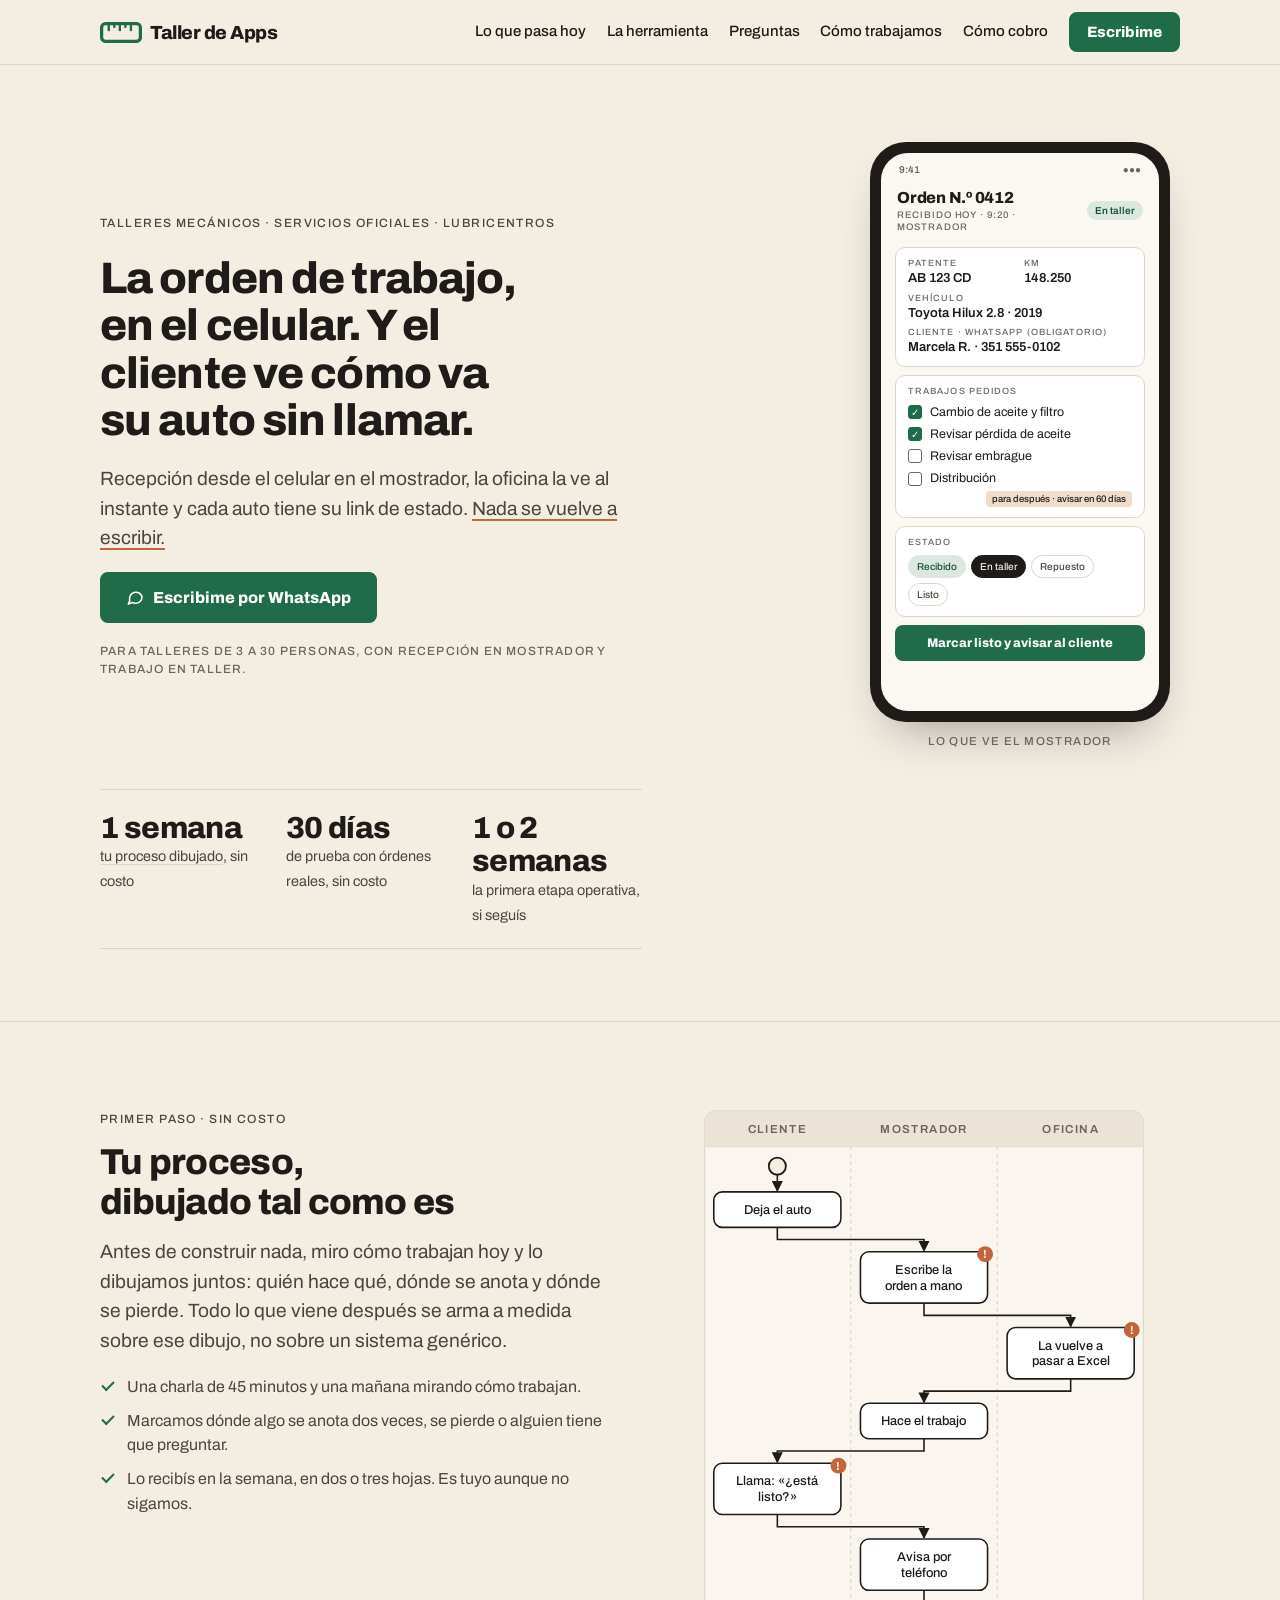
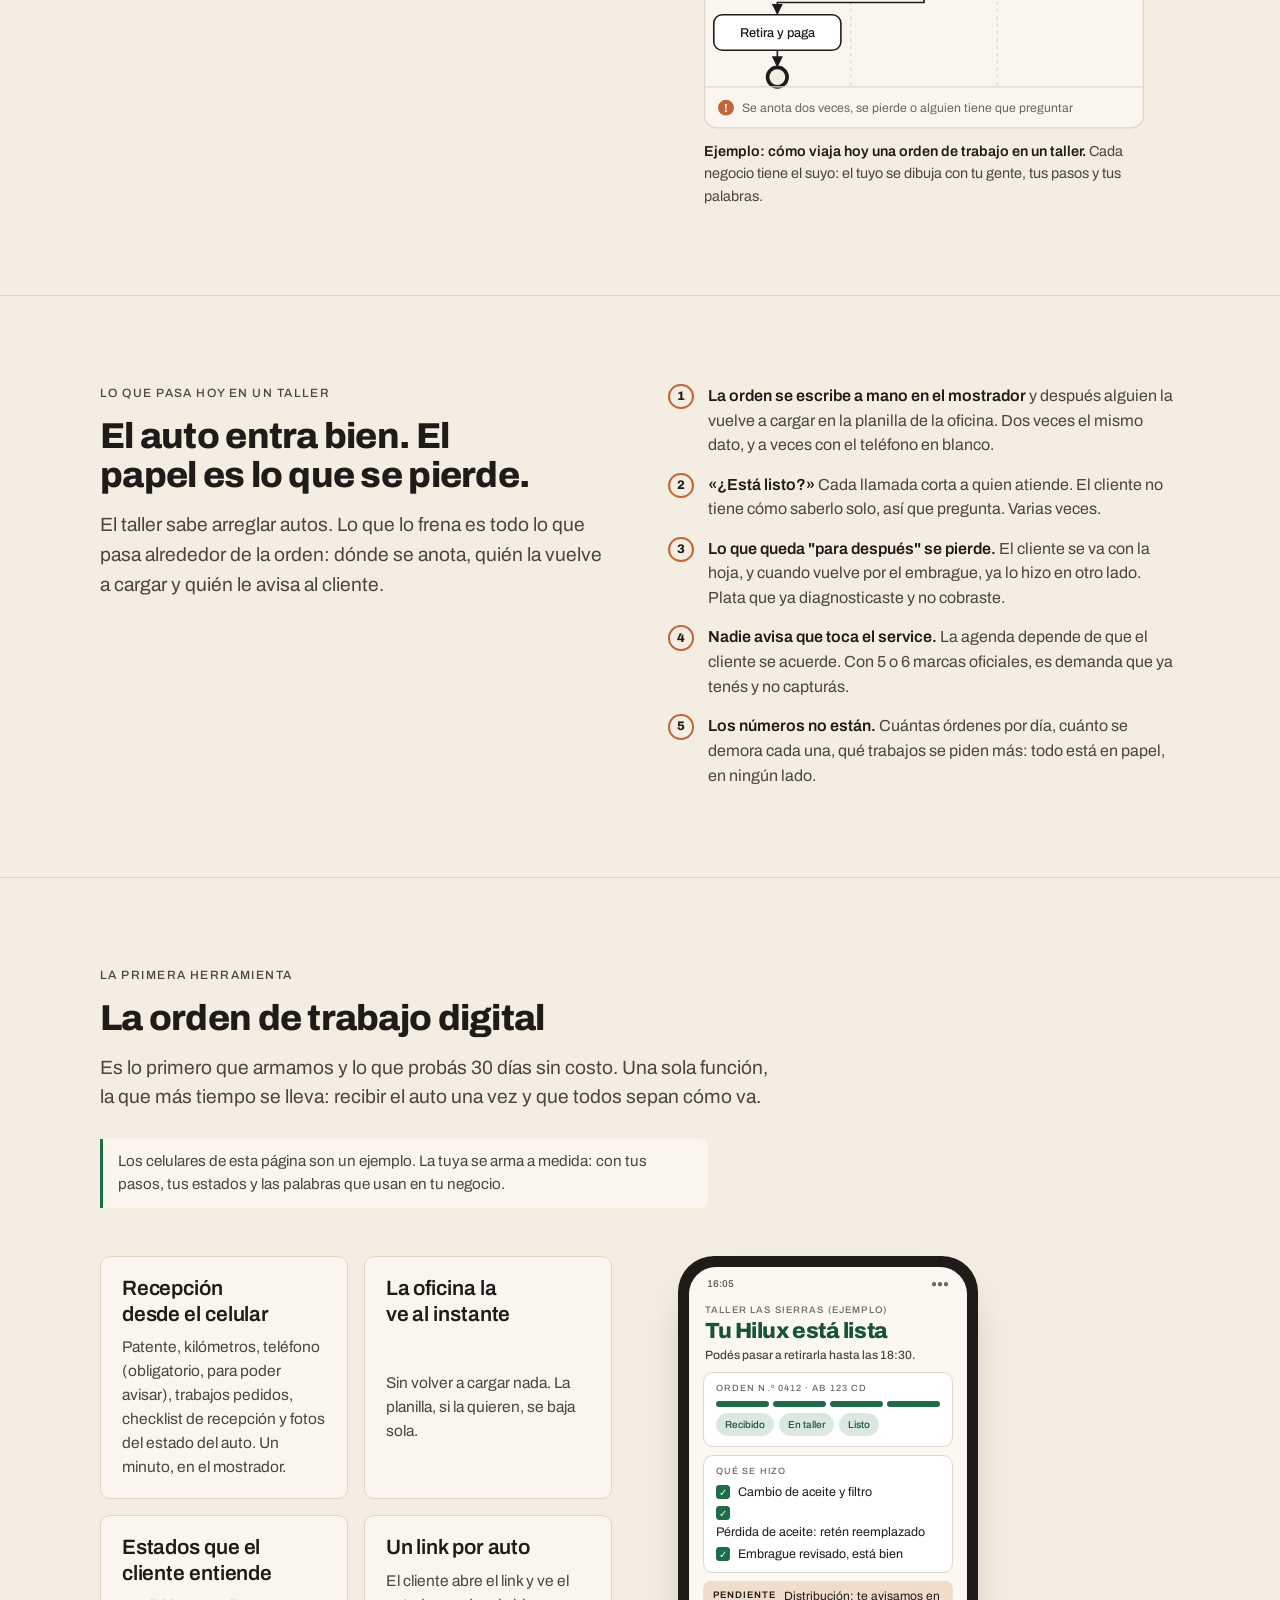
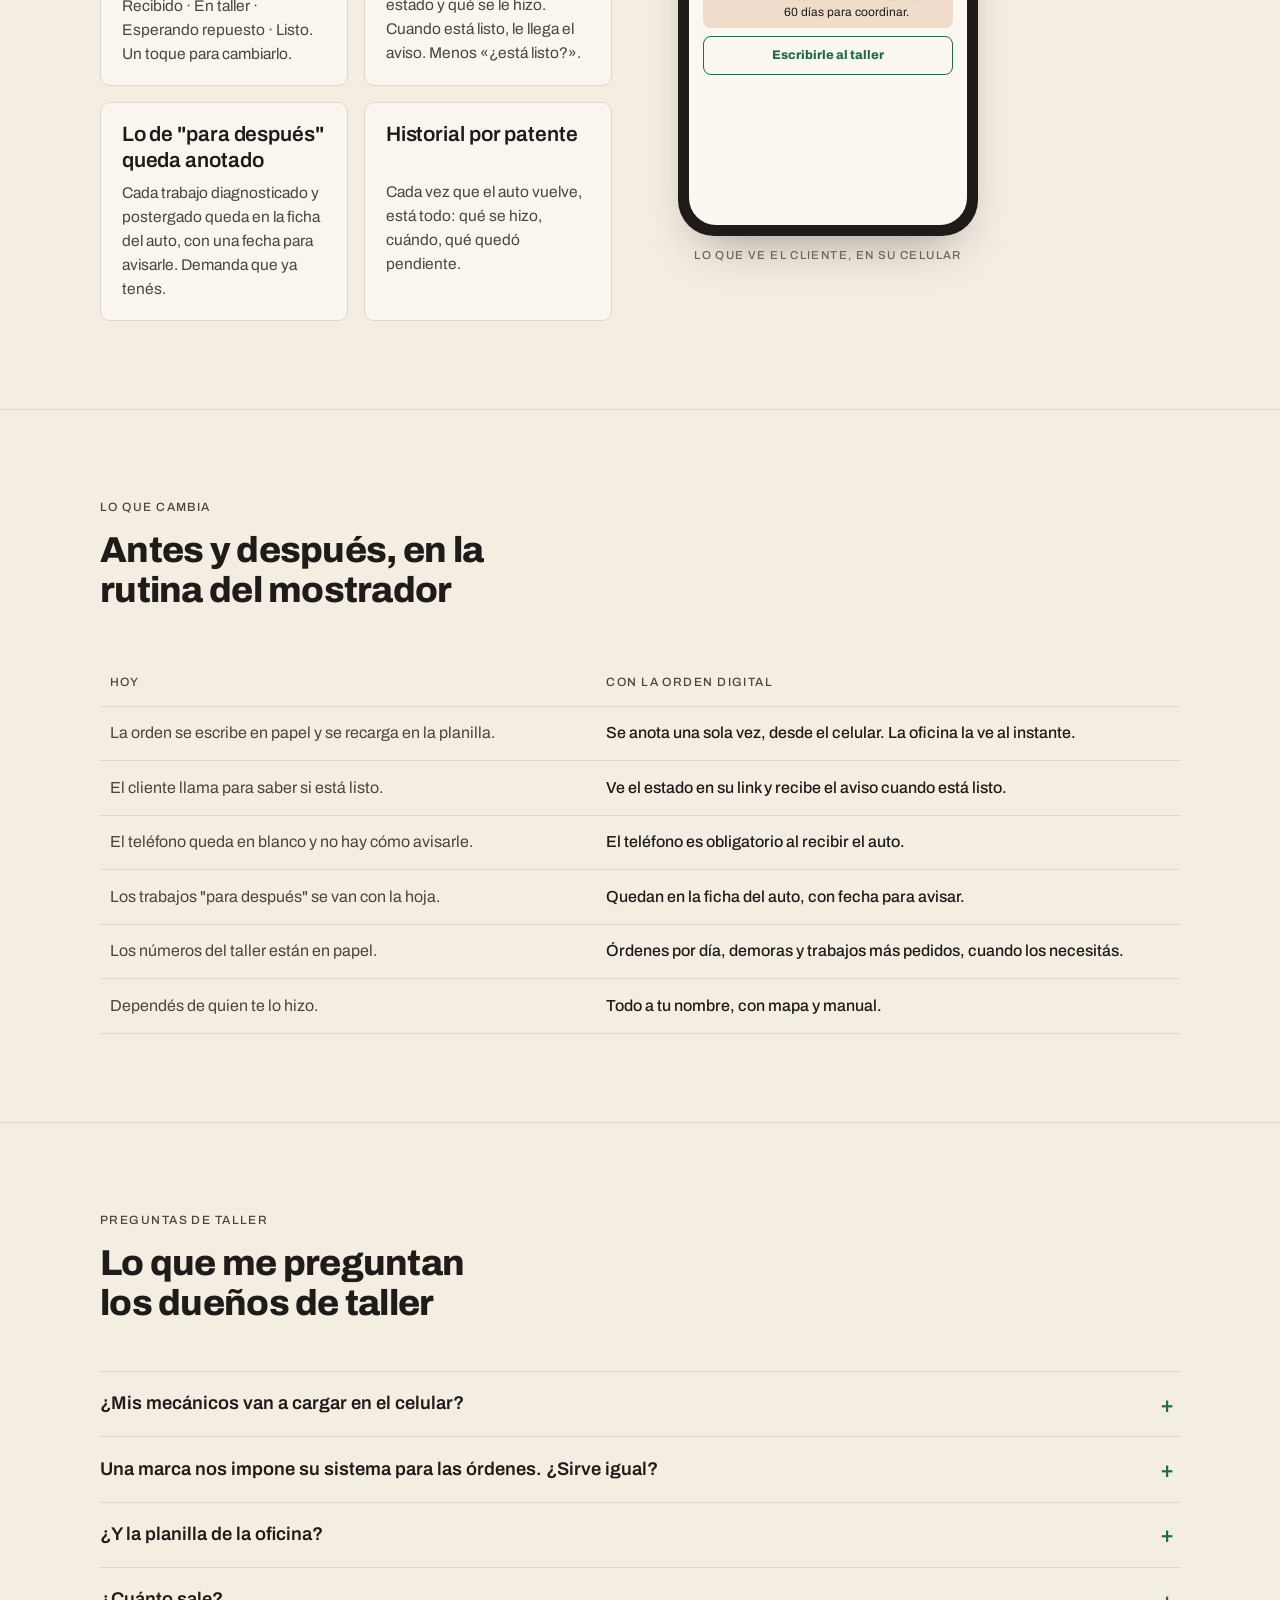
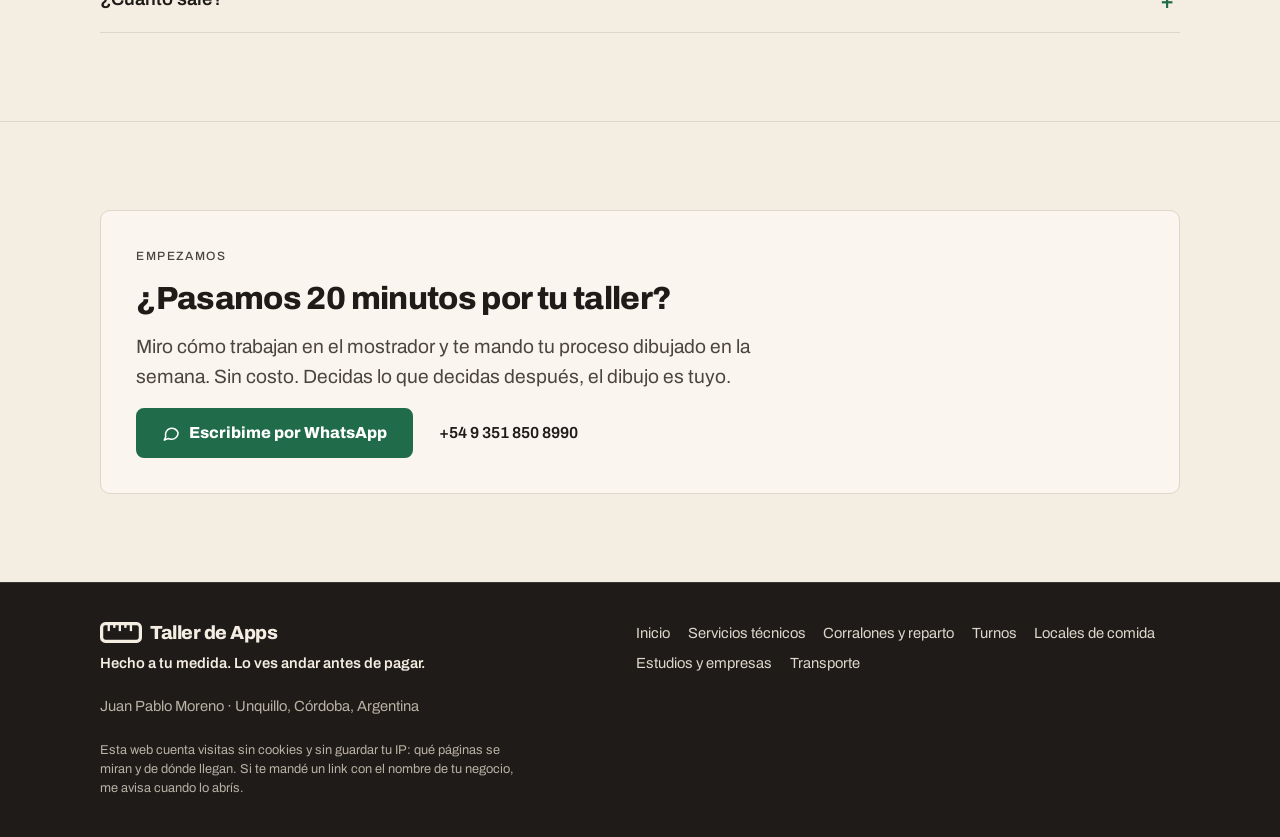
<file: talleres.html>
<!doctype html>
<html lang="es-AR">
<head>
  <meta charset="utf-8">
  <meta name="viewport" content="width=device-width, initial-scale=1, viewport-fit=cover">
  <title>Talleres mecánicos · Taller de Apps</title>
  <meta name="description" content="La orden de trabajo del taller, en el celular. El cliente ve cómo va su auto en un link, sin llamar. WebApps a medida para talleres en Sierras Chicas, Córdoba. Prueba de 30 días sin costo.">
  <meta property="og:title" content="La orden de trabajo, en el celular · Taller de Apps">
  <meta property="og:description" content="Recepción desde el celular, estados y un link para el cliente. Para talleres mecánicos. La ves andar antes de pagar.">
  <meta property="og:type" content="website">
  <meta property="og:image" content="https://taller-de-apps.pages.dev/assets/img/og-talleres.png">
  <meta property="og:image:width" content="2400">
  <meta property="og:image:height" content="1260">
  <meta property="og:url" content="https://taller-de-apps.pages.dev/talleres">
  <meta name="twitter:card" content="summary_large_image">
  <meta property="og:locale" content="es_AR">
  <link rel="canonical" href="https://taller-de-apps.pages.dev/talleres">
  <link rel="icon" href="assets/favicon.svg" type="image/svg+xml">
  <link rel="icon" href="assets/favicon-32.png" type="image/png" sizes="32x32">
  <link rel="icon" href="assets/favicon-16.png" type="image/png" sizes="16x16">
  <link rel="apple-touch-icon" href="assets/apple-touch-icon.png">
  <link rel="manifest" href="site.webmanifest">
  <meta name="theme-color" content="#1F6B4A">
  <link rel="stylesheet" href="assets/styles.css?v=20261014j">
</head>
<body>

<header class="topbar">
  <div class="wrap">
    <a class="brand" href="index.html" aria-label="Taller de Apps, inicio">
      <svg class="brand-icon" viewBox="4.5 27.5 91 45" aria-hidden="true" focusable="false"><g fill="currentColor"><rect x="8" y="31" width="84" height="38" rx="8" fill="none" stroke="currentColor" stroke-width="7"/><rect x="21" y="31" width="5" height="16"/><rect x="33" y="31" width="5" height="9"/><rect x="45" y="31" width="5" height="16"/><rect x="57" y="31" width="5" height="9"/><rect x="69" y="31" width="5" height="16"/></g></svg>
      <span class="brand-name">Taller de Apps</span>
    </a>
    <button class="nav-toggle" aria-label="Abrir menú" aria-expanded="false"><span></span><span></span><span></span></button>
    <nav class="nav" aria-label="Principal">
      <a href="#hoy">Lo que pasa hoy</a>
      <a href="#herramienta">La herramienta</a>
      <a href="#preguntas">Preguntas</a>
      <a href="index.html#como">Cómo trabajamos</a>
      <a href="index.html#cobro">Cómo cobro</a>
      <a class="btn btn-primary" data-wa="Hola Juan, vi la página de Taller de Apps para talleres. Tengo un taller y quiero charlar 20 minutos." href="#contacto">Escribime</a>
    </nav>
  </div>
</header>

<main>

  <section class="hero landing-hero">
    <div class="wrap">
      <div class="hero-copy">
        <span class="eyebrow">Talleres mecánicos · servicios oficiales · lubricentros</span>
        <h1>La orden de trabajo, en el celular. Y el cliente ve cómo va su auto sin llamar.</h1>
        <p class="lead">Recepción desde el celular en el mostrador, la oficina la ve al instante y cada auto tiene su link de estado. <mark>Nada se vuelve a escribir.</mark></p>
        <div class="hero-actions">
          <a class="btn btn-primary btn-lg" data-wa="Hola Juan, vi la página de Taller de Apps para talleres. Tengo un taller y quiero charlar 20 minutos." href="#contacto">
            <svg viewBox="0 0 24 24" fill="none" stroke="currentColor" stroke-width="2" stroke-linecap="round" stroke-linejoin="round" aria-hidden="true"><path d="M21 11.5a8.4 8.4 0 0 1-9 8.4 8.8 8.8 0 0 1-3.9-.9L3 21l1.9-4.6A8.4 8.4 0 1 1 21 11.5z"/></svg>
            Escribime por WhatsApp
          </a>
          <a class="btn btn-ghost btn-lg" data-demo hidden href="#">Probar la demo</a>
        </div>
        <p class="for">PARA TALLERES DE 3 A 30 PERSONAS, CON RECEPCIÓN EN MOSTRADOR Y TRABAJO EN TALLER.</p>
      </div>
      <div class="hero-visual">
        <div class="mock">
          <div class="phone" role="img" aria-label="Ejemplo: la orden de trabajo en el celular del mostrador">
            <div class="screen">
              <div class="status"><span>9:41</span><span>●●●</span></div>
              <div class="app-bar">
                <div><div class="ttl">Orden N.º 0412</div><div class="sub">RECIBIDO HOY · 9:20 · MOSTRADOR</div></div>
                <span class="pill">En taller</span>
              </div>
              <div class="scroll">
                <div class="card">
                  <div class="row2">
                    <div><div class="k">Patente</div><div class="v">AB 123 CD</div></div>
                    <div><div class="k">Km</div><div class="v">148.250</div></div>
                  </div>
                  <div><div class="k">Vehículo</div><div class="v">Toyota Hilux 2.8 · 2019</div></div>
                  <div><div class="k">Cliente · WhatsApp (obligatorio)</div><div class="v">Marcela R. · 351 555-0102</div></div>
                </div>
                <div class="card">
                  <div class="k">Trabajos pedidos</div>
                  <div class="task"><span class="box ok">✓</span>Cambio de aceite y filtro</div>
                  <div class="task"><span class="box ok">✓</span>Revisar pérdida de aceite</div>
                  <div class="task"><span class="box"></span>Revisar embrague</div>
                  <div class="task"><span class="box"></span>Distribución <span class="later">para después · avisar en 60 días</span></div>
                </div>
                <div class="card">
                  <div class="k">Estado</div>
                  <div class="chips"><span class="chip done">Recibido</span><span class="chip on">En taller</span><span class="chip">Repuesto</span><span class="chip">Listo</span></div>
                </div>
                <div class="mini-btn">Marcar listo y avisar al cliente</div>
              </div>
            </div>
          </div>
          <span class="mock-label">Lo que ve el mostrador</span>
        </div>
      </div>
    </div>
    <div class="wrap">
      <div class="facts">
        <div class="fact"><b>1 semana</b><span><a href="#proceso">tu proceso dibujado</a>, sin costo</span></div>
        <div class="fact"><b>30 días</b><span>de prueba con órdenes reales, sin costo</span></div>
        <div class="fact"><b>1 o 2 semanas</b><span>la primera etapa operativa, si seguís</span></div>
      </div>
    </div>
  </section>

  <!-- proceso -->
  <section class="section" id="proceso">
    <div class="wrap">
      <div class="two proceso">
        <div class="section-head" style="margin-bottom:0">
          <span class="eyebrow">Primer paso · sin costo</span>
          <h2>Tu proceso, dibujado tal como es</h2>
          <p class="lead">Antes de construir nada, miro cómo trabajan hoy y lo dibujamos juntos: quién hace qué, dónde se anota y dónde se pierde. Todo lo que viene después se arma a medida sobre ese dibujo, no sobre un sistema genérico.</p>
          <ul class="checks">
            <li>Una charla de 45 minutos y una mañana mirando cómo trabajan.</li>
            <li>Marcamos dónde algo se anota dos veces, se pierde o alguien tiene que preguntar.</li>
            <li>Lo recibís en la semana, en dos o tres hojas. Es tuyo aunque no sigamos.</li>
          </ul>
        </div>
        <figure class="bpmn-fig"><svg class="bpmn" viewBox="0 0 360 506" role="img" aria-label="Cómo viaja hoy una orden de trabajo en un taller (ejemplo)"><title>Cómo viaja hoy una orden de trabajo en un taller (ejemplo)</title><defs><marker id="flecha-talleres" viewBox="0 0 8 8" refX="7" refY="4" markerWidth="7" markerHeight="7" orient="auto-start-reverse"><path d="M0 0 L8 4 L0 8 Z" fill="#1E1B18"/></marker></defs><rect x="0.5" y="0.5" width="359" height="505" rx="10" fill="#FAF6EF" stroke="#DDD6CA"/><path d="M1 30 H359" stroke="#DDD6CA"/><path d="M0.5 10.5 a10 10 0 0 1 10 -10 H349.5 a10 10 0 0 1 10 10 V30 H0.5 Z" fill="#EBE3D5"/><text x="60.0" y="19" text-anchor="middle" font-size="9.5" font-weight="600" letter-spacing="1.1" fill="#6B655C">CLIENTE</text><text x="180.0" y="19" text-anchor="middle" font-size="9.5" font-weight="600" letter-spacing="1.1" fill="#6B655C">MOSTRADOR</text><path d="M120 30 V472" stroke="#DDD6CA" stroke-dasharray="3 3"/><text x="300.0" y="19" text-anchor="middle" font-size="9.5" font-weight="600" letter-spacing="1.1" fill="#6B655C">OFICINA</text><path d="M240 30 V472" stroke="#DDD6CA" stroke-dasharray="3 3"/><circle cx="60.0" cy="46" r="7" fill="#F3EDE2" stroke="#1E1B18" stroke-width="1.5"/><path d="M60.0 53 V66" fill="none" stroke="#1E1B18" stroke-width="1.3" marker-end="url(#flecha-talleres)"/><rect x="8.0" y="67" width="104" height="29" rx="7" fill="#FFFFFF" stroke="#1E1B18" stroke-width="1.3"/><text x="60.0" y="85" text-anchor="middle" font-size="10.5" font-weight="500" fill="#1E1B18">Deja el auto</text><path d="M60.0 96 V106.0 H180.0 V115" fill="none" stroke="#1E1B18" stroke-width="1.3" marker-end="url(#flecha-talleres)"/><rect x="128.0" y="116" width="104" height="42" rx="7" fill="#FFFFFF" stroke="#1E1B18" stroke-width="1.3"/><text x="180.0" y="134" text-anchor="middle" font-size="10.5" font-weight="500" fill="#1E1B18">Escribe la</text><text x="180.0" y="147" text-anchor="middle" font-size="10.5" font-weight="500" fill="#1E1B18">orden a mano</text><circle cx="230.0" cy="118" r="6.5" fill="#C2653A"/><text x="230.0" y="121.4" text-anchor="middle" font-size="9.5" font-weight="800" fill="#F3EDE2">!</text><path d="M180.0 158 V168.0 H300.0 V177" fill="none" stroke="#1E1B18" stroke-width="1.3" marker-end="url(#flecha-talleres)"/><rect x="248.0" y="178" width="104" height="42" rx="7" fill="#FFFFFF" stroke="#1E1B18" stroke-width="1.3"/><text x="300.0" y="196" text-anchor="middle" font-size="10.5" font-weight="500" fill="#1E1B18">La vuelve a</text><text x="300.0" y="209" text-anchor="middle" font-size="10.5" font-weight="500" fill="#1E1B18">pasar a Excel</text><circle cx="350.0" cy="180" r="6.5" fill="#C2653A"/><text x="350.0" y="183.4" text-anchor="middle" font-size="9.5" font-weight="800" fill="#F3EDE2">!</text><path d="M300.0 220 V230.0 H180.0 V239" fill="none" stroke="#1E1B18" stroke-width="1.3" marker-end="url(#flecha-talleres)"/><rect x="128.0" y="240" width="104" height="29" rx="7" fill="#FFFFFF" stroke="#1E1B18" stroke-width="1.3"/><text x="180.0" y="258" text-anchor="middle" font-size="10.5" font-weight="500" fill="#1E1B18">Hace el trabajo</text><path d="M180.0 269 V279.0 H60.0 V288" fill="none" stroke="#1E1B18" stroke-width="1.3" marker-end="url(#flecha-talleres)"/><rect x="8.0" y="289" width="104" height="42" rx="7" fill="#FFFFFF" stroke="#1E1B18" stroke-width="1.3"/><text x="60.0" y="307" text-anchor="middle" font-size="10.5" font-weight="500" fill="#1E1B18">Llama: «¿está</text><text x="60.0" y="320" text-anchor="middle" font-size="10.5" font-weight="500" fill="#1E1B18">listo?»</text><circle cx="110.0" cy="291" r="6.5" fill="#C2653A"/><text x="110.0" y="294.4" text-anchor="middle" font-size="9.5" font-weight="800" fill="#F3EDE2">!</text><path d="M60.0 331 V341.0 H180.0 V350" fill="none" stroke="#1E1B18" stroke-width="1.3" marker-end="url(#flecha-talleres)"/><rect x="128.0" y="351" width="104" height="42" rx="7" fill="#FFFFFF" stroke="#1E1B18" stroke-width="1.3"/><text x="180.0" y="369" text-anchor="middle" font-size="10.5" font-weight="500" fill="#1E1B18">Avisa por</text><text x="180.0" y="382" text-anchor="middle" font-size="10.5" font-weight="500" fill="#1E1B18">teléfono</text><path d="M180.0 393 V403.0 H60.0 V412" fill="none" stroke="#1E1B18" stroke-width="1.3" marker-end="url(#flecha-talleres)"/><rect x="8.0" y="413" width="104" height="29" rx="7" fill="#FFFFFF" stroke="#1E1B18" stroke-width="1.3"/><text x="60.0" y="431" text-anchor="middle" font-size="10.5" font-weight="500" fill="#1E1B18">Retira y paga</text><path d="M60.0 442 V455" fill="none" stroke="#1E1B18" stroke-width="1.3" marker-end="url(#flecha-talleres)"/><circle cx="60.0" cy="464" r="8" fill="#F3EDE2" stroke="#1E1B18" stroke-width="3"/><path d="M1 472 H359" stroke="#DDD6CA"/><circle cx="18" cy="489" r="6.5" fill="#C2653A"/><text x="18" y="492.4" text-anchor="middle" font-size="9.5" font-weight="800" fill="#F3EDE2">!</text><text x="31" y="492.6" font-size="10" fill="#6B655C">Se anota dos veces, se pierde o alguien tiene que preguntar</text></svg><figcaption><strong>Ejemplo: cómo viaja hoy una orden de trabajo en un taller.</strong> Cada negocio tiene el suyo: el tuyo se dibuja con tu gente, tus pasos y tus palabras.</figcaption></figure>
      </div>
    </div>
  </section>
  <!-- /proceso -->

  <section class="section" id="hoy">
    <div class="wrap">
      <div class="two">
        <div class="section-head" style="margin-bottom:0">
          <span class="eyebrow">Lo que pasa hoy en un taller</span>
          <h2>El auto entra bien. El papel es lo que se pierde.</h2>
          <p class="lead">El taller sabe arreglar autos. Lo que lo frena es todo lo que pasa alrededor de la orden: dónde se anota, quién la vuelve a cargar y quién le avisa al cliente.</p>
        </div>
        <ul class="pains">
          <li class="pain"><span class="dot">1</span><p><strong>La orden se escribe a mano en el mostrador</strong> y después alguien la vuelve a cargar en la planilla de la oficina. Dos veces el mismo dato, y a veces con el teléfono en blanco.</p></li>
          <li class="pain"><span class="dot">2</span><p><strong>«¿Está listo?»</strong> Cada llamada corta a quien atiende. El cliente no tiene cómo saberlo solo, así que pregunta. Varias veces.</p></li>
          <li class="pain"><span class="dot">3</span><p><strong>Lo que queda "para después" se pierde.</strong> El cliente se va con la hoja, y cuando vuelve por el embrague, ya lo hizo en otro lado. Plata que ya diagnosticaste y no cobraste.</p></li>
          <li class="pain"><span class="dot">4</span><p><strong>Nadie avisa que toca el service.</strong> La agenda depende de que el cliente se acuerde. Con 5 o 6 marcas oficiales, es demanda que ya tenés y no capturás.</p></li>
          <li class="pain"><span class="dot">5</span><p><strong>Los números no están.</strong> Cuántas órdenes por día, cuánto se demora cada una, qué trabajos se piden más: todo está en papel, en ningún lado.</p></li>
        </ul>
      </div>
    </div>
  </section>

  <section class="section" id="herramienta">
    <div class="wrap">
      <div class="section-head">
        <span class="eyebrow">La primera herramienta</span>
        <h2>La orden de trabajo digital</h2>
        <p class="lead">Es lo primero que armamos y lo que probás 30 días sin costo. Una sola función, la que más tiempo se lleva: recibir el auto una vez y que todos sepan cómo va.</p>
        <p class="note-medida">Los celulares de esta página son un ejemplo. La tuya se arma a medida: con tus pasos, tus estados y las palabras que usan en tu negocio.</p>
      </div>
      <div class="two">
        <div class="features">
          <div class="feature"><h3>Recepción desde el celular</h3><p>Patente, kilómetros, teléfono (obligatorio, para poder avisar), trabajos pedidos, checklist de recepción y fotos del estado del auto. Un minuto, en el mostrador.</p></div>
          <div class="feature"><h3>La oficina la ve al instante</h3><p>Sin volver a cargar nada. La planilla, si la quieren, se baja sola.</p></div>
          <div class="feature"><h3>Estados que el cliente entiende</h3><p>Recibido · En taller · Esperando repuesto · Listo. Un toque para cambiarlo.</p></div>
          <div class="feature"><h3>Un link por auto</h3><p>El cliente abre el link y ve el estado y qué se le hizo. Cuando está listo, le llega el aviso. Menos «¿está listo?».</p></div>
          <div class="feature"><h3>Lo de "para después" queda anotado</h3><p>Cada trabajo diagnosticado y postergado queda en la ficha del auto, con una fecha para avisarle. Demanda que ya tenés.</p></div>
          <div class="feature"><h3>Historial por patente</h3><p>Cada vez que el auto vuelve, está todo: qué se hizo, cuándo, qué quedó pendiente.</p></div>
        </div>
        <div class="mock sticky">
          <div class="phone" role="img" aria-label="Ejemplo: lo que ve el cliente del taller en su celular">
            <div class="screen">
              <div class="status"><span>16:05</span><span>●●●</span></div>
              <div class="client-hero">
                <span class="biz">Taller Las Sierras (ejemplo)</span>
                <div class="st">Tu Hilux está lista <small>Podés pasar a retirarla hasta las 18:30.</small></div>
              </div>
              <div class="scroll">
                <div class="card">
                  <div class="k">Orden N.º 0412 · AB 123 CD</div>
                  <div class="progress"><i class="on"></i><i class="on"></i><i class="on"></i><i class="on"></i></div>
                  <div class="chips"><span class="chip done">Recibido</span><span class="chip done">En taller</span><span class="chip done">Listo</span></div>
                </div>
                <div class="card">
                  <div class="k">Qué se hizo</div>
                  <div class="task"><span class="box ok">✓</span>Cambio de aceite y filtro</div>
                  <div class="task"><span class="box ok">✓</span>Pérdida de aceite: retén reemplazado</div>
                  <div class="task"><span class="box ok">✓</span>Embrague revisado, está bien</div>
                </div>
                <div class="notice"><b>Pendiente</b><span>Distribución: te avisamos en 60 días para coordinar.</span></div>
                <div class="mini-btn alt">Escribirle al taller</div>
              </div>
            </div>
          </div>
          <span class="mock-label">Lo que ve el cliente, en su celular</span>
        </div>
      </div>
    </div>
  </section>

  <section class="section">
    <div class="wrap">
      <div class="section-head">
        <span class="eyebrow">Lo que cambia</span>
        <h2>Antes y después, en la rutina del mostrador</h2>
      </div>
      <div class="ba-wrap">
        <table class="ba">
          <thead><tr><th>Hoy</th><th>Con la orden digital</th></tr></thead>
          <tbody>
            <tr><td>La orden se escribe en papel y se recarga en la planilla.</td><td>Se anota una sola vez, desde el celular. La oficina la ve al instante.</td></tr>
            <tr><td>El cliente llama para saber si está listo.</td><td>Ve el estado en su link y recibe el aviso cuando está listo.</td></tr>
            <tr><td>El teléfono queda en blanco y no hay cómo avisarle.</td><td>El teléfono es obligatorio al recibir el auto.</td></tr>
            <tr><td>Los trabajos "para después" se van con la hoja.</td><td>Quedan en la ficha del auto, con fecha para avisar.</td></tr>
            <tr><td>Los números del taller están en papel.</td><td>Órdenes por día, demoras y trabajos más pedidos, cuando los necesitás.</td></tr>
            <tr><td>Dependés de quien te lo hizo.</td><td>Todo a tu nombre, con mapa y manual.</td></tr>
          </tbody>
        </table>
      </div>
    </div>
  </section>

  <section class="section" id="preguntas">
    <div class="wrap">
      <div class="section-head">
        <span class="eyebrow">Preguntas de taller</span>
        <h2>Lo que me preguntan los dueños de taller</h2>
      </div>
      <div class="faq">
        <details>
          <summary>¿Mis mecánicos van a cargar en el celular?</summary>
          <div class="answer"><p>La carga la hace quien recibe el auto, en el mostrador, en un minuto. Los mecánicos solo tocan el estado: un botón. Está pensada para usarse con una mano, con grasa y con ruido. Si tarda más que el papel, está mal hecha y la cambio.</p></div>
        </details>
        <details>
          <summary>Una marca nos impone su sistema para las órdenes. ¿Sirve igual?</summary>
          <div class="answer"><p>Primero vemos qué cubre ese sistema y qué no. La herramienta convive con lo que ya usan: no reemplaza lo que funciona, resuelve lo que queda afuera (el aviso al cliente, lo pendiente, el historial). Eso lo definimos en la primera charla.</p></div>
        </details>
        <details>
          <summary>¿Y la planilla de la oficina?</summary>
          <div class="answer"><p>Sigue existiendo si la quieren, pero se baja sola desde la herramienta. Nadie tiene que volver a tipear. Y nadie pierde el control de nada: la administración ve lo mismo que hoy, sin cargarlo.</p></div>
        </details>
        <details>
          <summary>¿Cuánto sale?</summary>
          <div class="answer"><p>El documento del proceso y los 30 días de prueba no tienen costo. Después, un plan por etapas con el precio cerrado de cada una, antes de empezar. <a href="index.html#cobro">Así cobro</a>, o <a data-precio data-wa="Hola Juan, vi cómo cobrás. Quiero saber cuánto saldría algo así para mi negocio." href="#contacto">preguntame cuánto saldría en tu caso</a>.</p></div>
        </details>
      </div>
    </div>
  </section>

  <section class="section" id="contacto">
    <div class="wrap">
      <div class="cta-band">
        <span class="eyebrow">Empezamos</span>
        <h2>¿Pasamos 20 minutos por tu taller?</h2>
        <p class="lead">Miro cómo trabajan en el mostrador y te mando tu proceso dibujado en la semana. Sin costo. Decidas lo que decidas después, el dibujo es tuyo.</p>
        <div class="contact-row">
          <a class="btn btn-primary btn-lg" data-wa="Hola Juan, vi la página de Taller de Apps para talleres. Tengo un taller y quiero charlar 20 minutos." href="#">
            <svg viewBox="0 0 24 24" fill="none" stroke="currentColor" stroke-width="2" stroke-linecap="round" stroke-linejoin="round" aria-hidden="true"><path d="M21 11.5a8.4 8.4 0 0 1-9 8.4 8.8 8.8 0 0 1-3.9-.9L3 21l1.9-4.6A8.4 8.4 0 1 1 21 11.5z"/></svg>
            Escribime por WhatsApp
          </a>
          <span class="number">+54 9 351 850 8990</span>
          <a class="btn btn-ghost" data-demo hidden href="#">Probar la demo</a>
        </div>
      </div>
    </div>
  </section>

</main>

<footer>
  <div class="wrap">
    <div class="footer-brand">
      <a class="brand footer-logo" href="index.html" aria-label="Taller de Apps, inicio"><svg class="brand-icon" viewBox="4.5 27.5 91 45" aria-hidden="true" focusable="false"><g fill="currentColor"><rect x="8" y="31" width="84" height="38" rx="8" fill="none" stroke="currentColor" stroke-width="7"/><rect x="21" y="31" width="5" height="16"/><rect x="33" y="31" width="5" height="9"/><rect x="45" y="31" width="5" height="16"/><rect x="57" y="31" width="5" height="9"/><rect x="69" y="31" width="5" height="16"/></g></svg><span class="brand-name">Taller de Apps</span></a>
      <p class="footer-lema">Hecho a tu medida. Lo ves andar antes de pagar.</p>
      <p class="footer-who">Juan Pablo Moreno · Unquillo, Córdoba, Argentina</p>
      <p class="footer-privacy">Esta web cuenta visitas sin cookies y sin guardar tu IP: qué páginas se miran y de dónde llegan. Si te mandé un link con el nombre de tu negocio, me avisa cuando lo abrís.</p>
    </div>
    <nav class="footer-links" aria-label="Rubros"><a href="index.html">Inicio</a><a href="servicios-tecnicos.html">Servicios técnicos</a><a href="corralones.html">Corralones y reparto</a><a href="turnos.html">Turnos</a><a href="comida.html">Locales de comida</a><a href="profesionales.html">Estudios y empresas</a><a href="transporte.html">Transporte</a></nav>
  </div>
</footer>

<script src="assets/site.js?v=20261014j"></script>
</body>
</html>
</file>
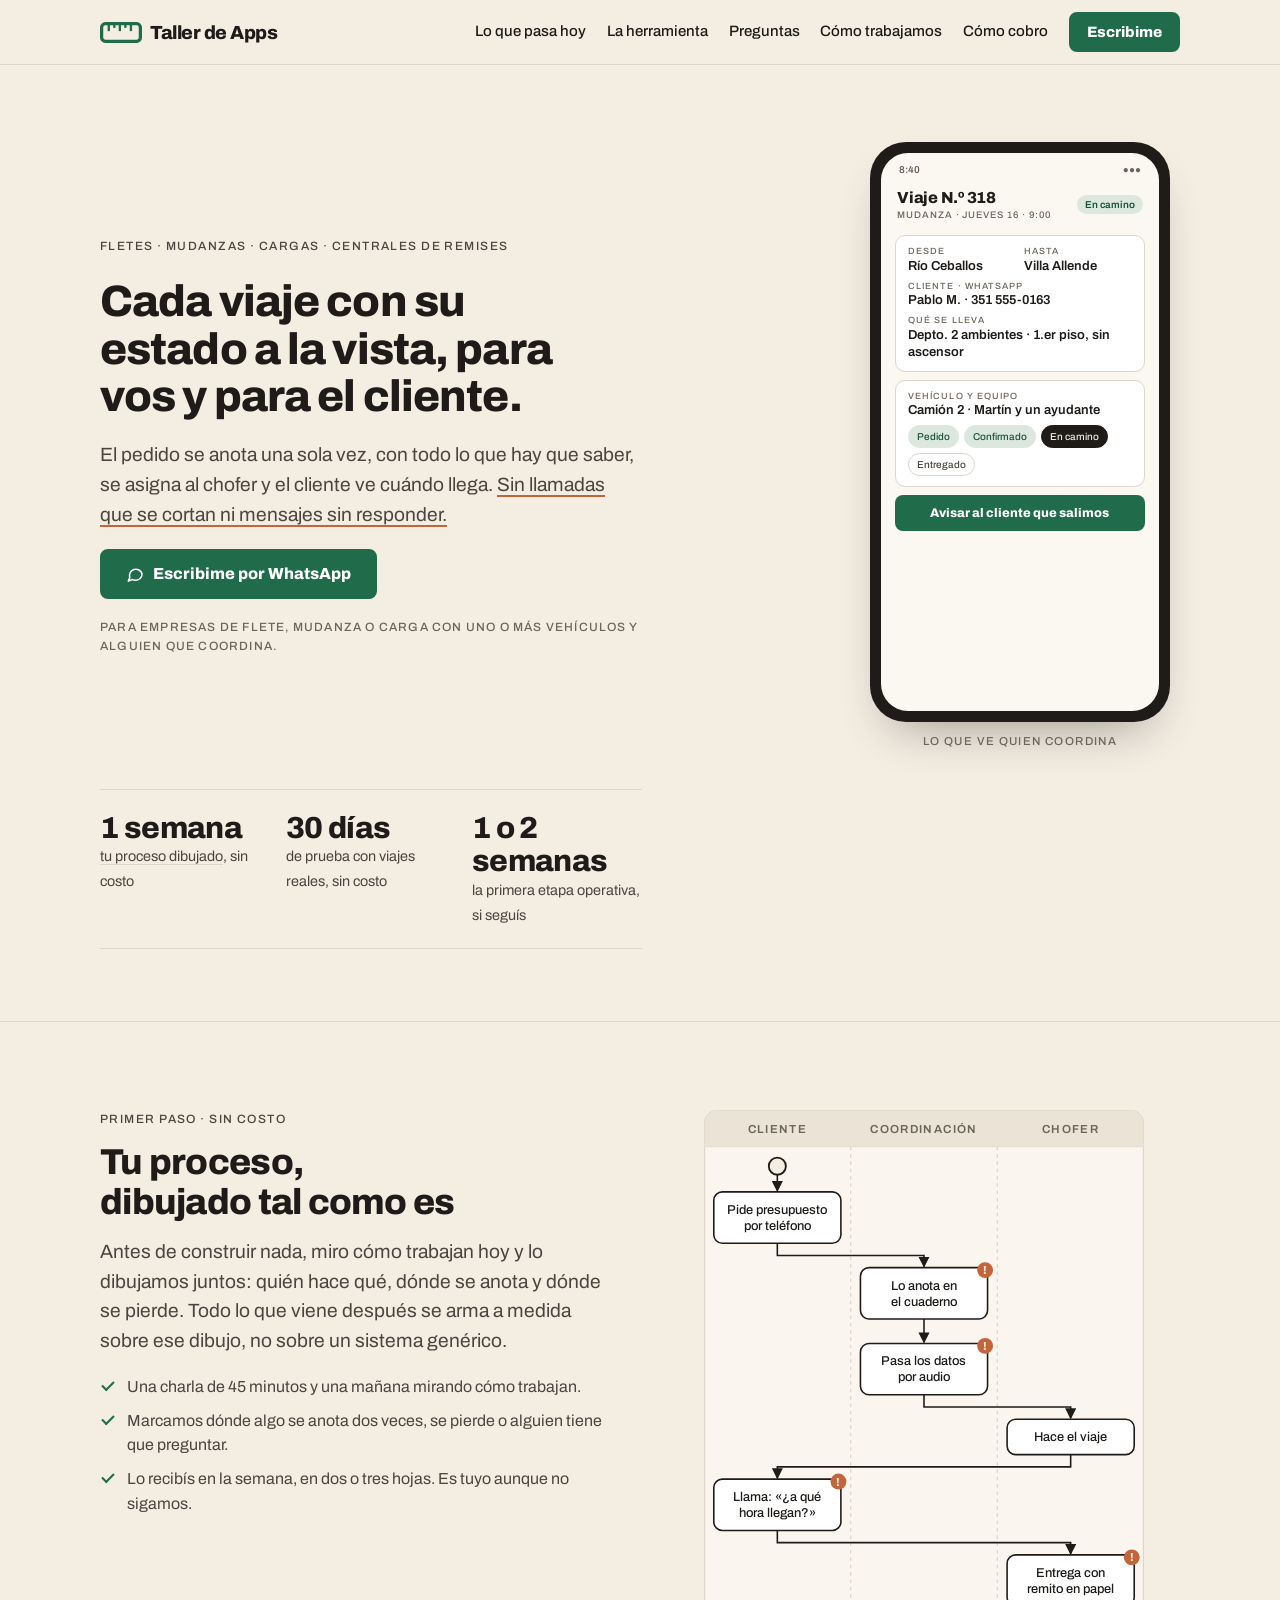
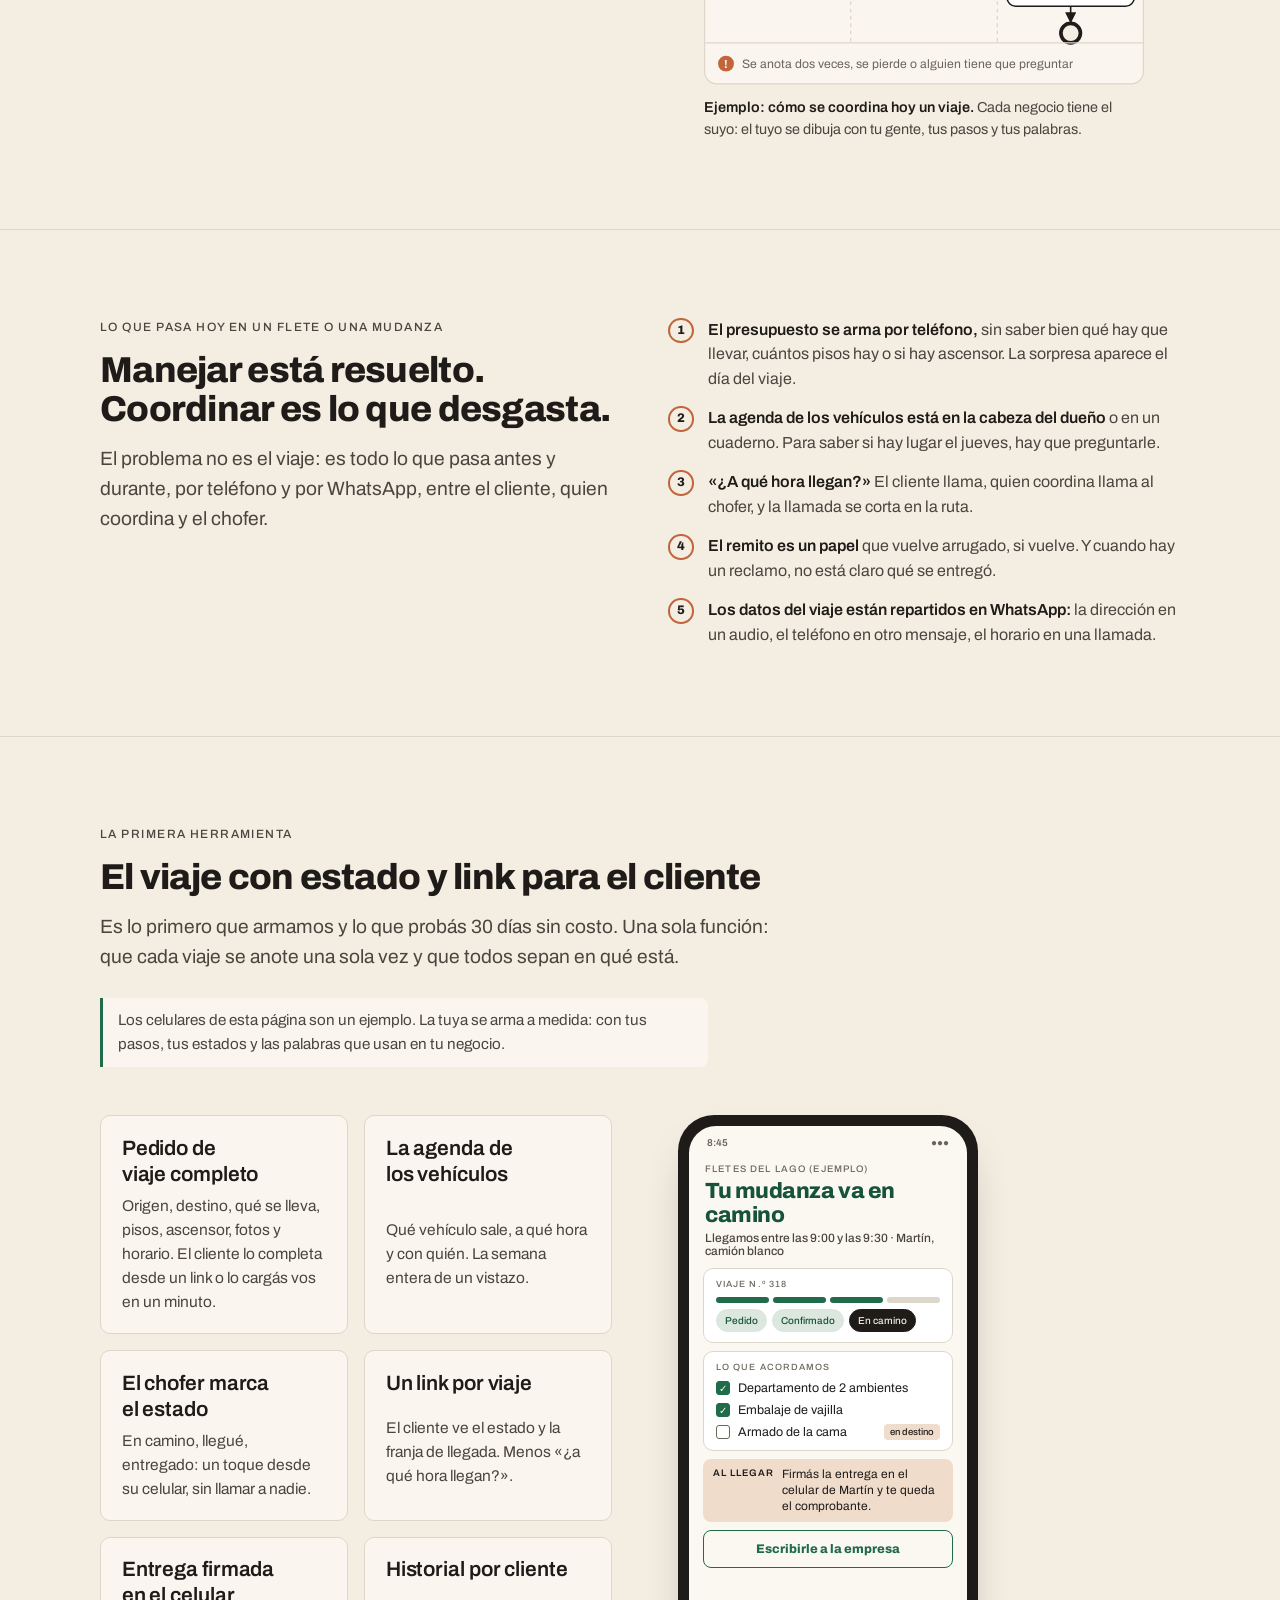
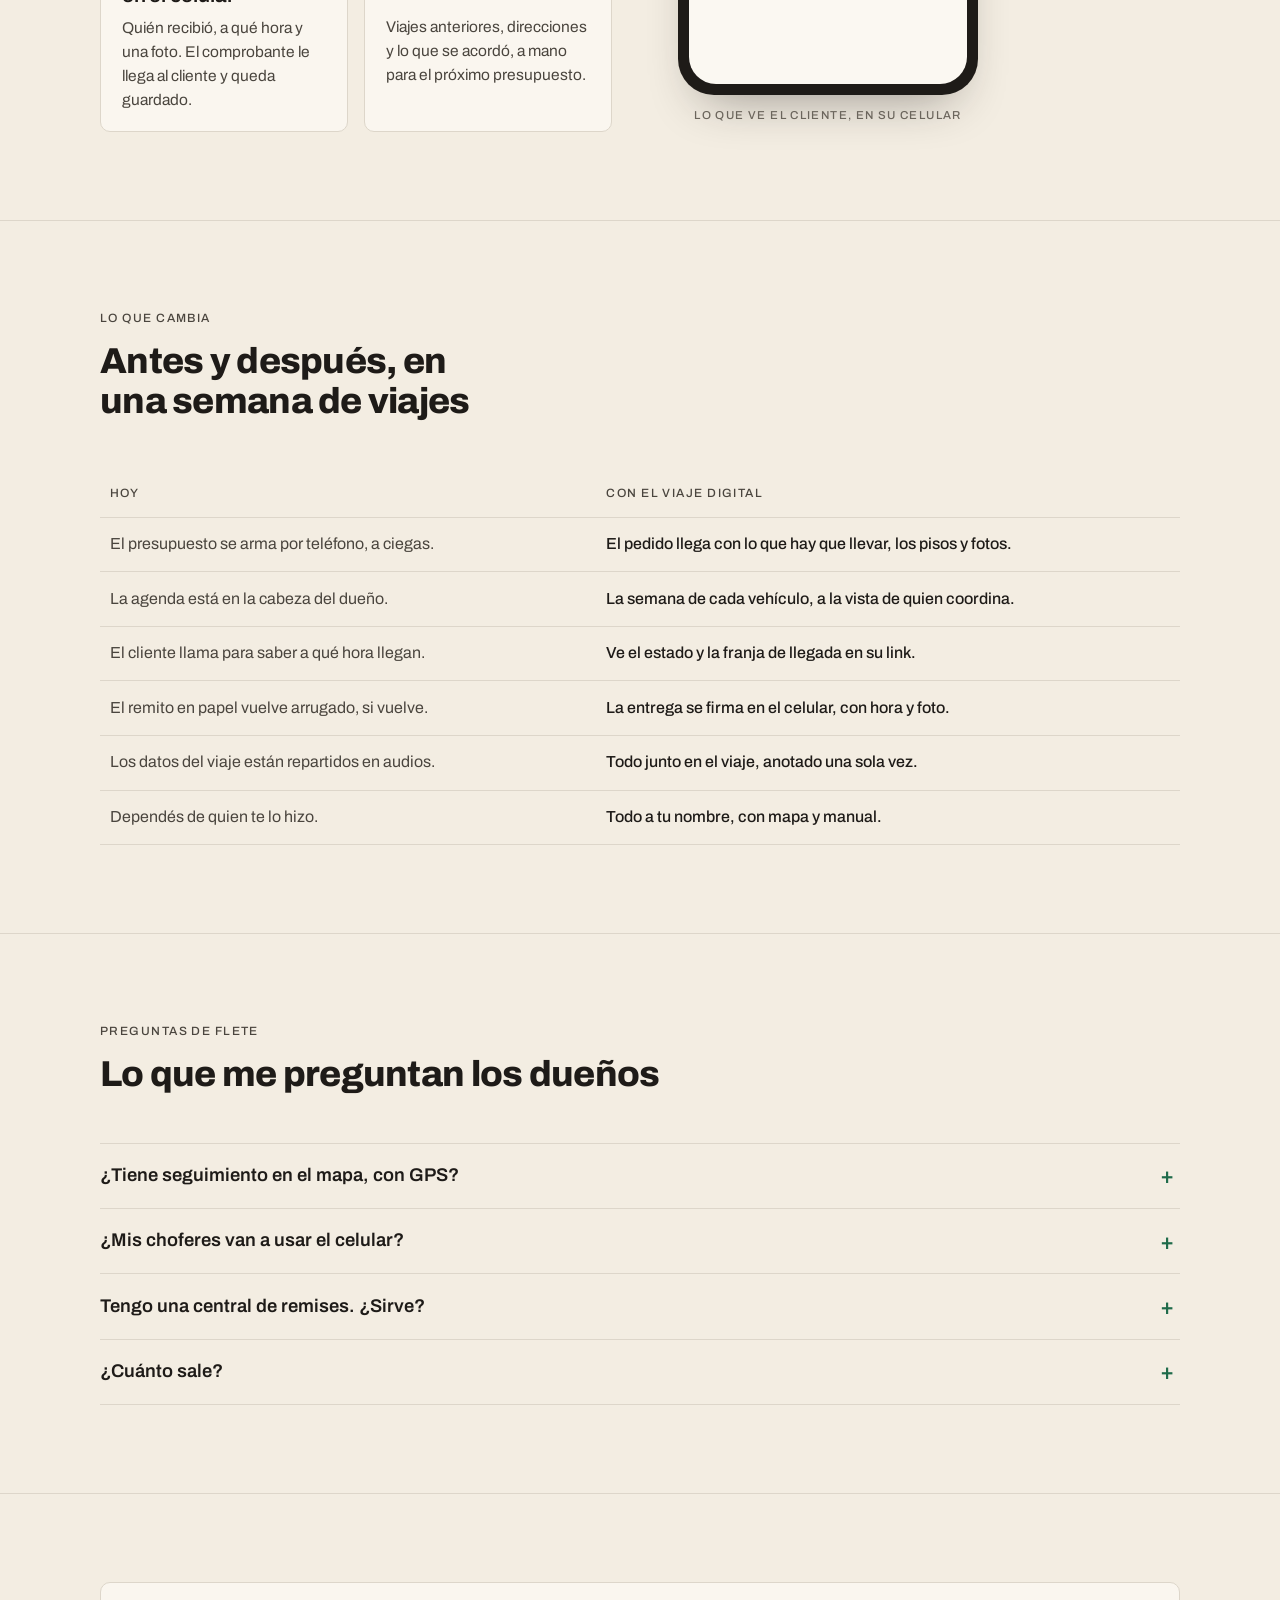
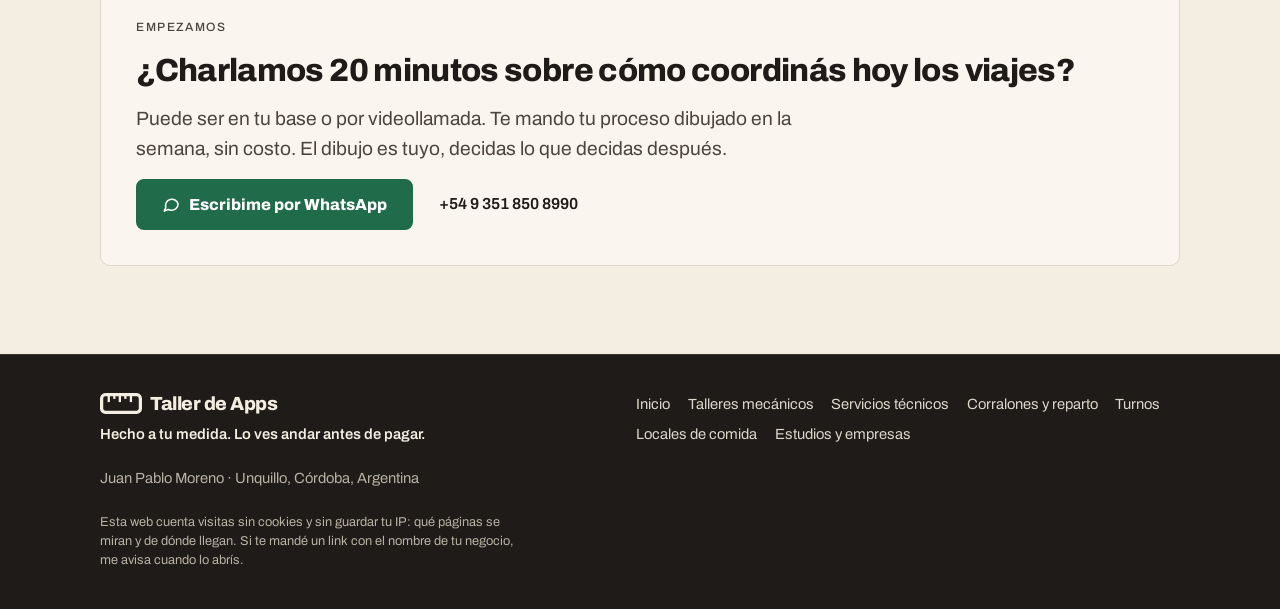
<file: transporte.html>
<!doctype html>
<html lang="es-AR">
<head>
  <meta charset="utf-8">
  <meta name="viewport" content="width=device-width, initial-scale=1, viewport-fit=cover">
  <title>Fletes, mudanzas y transporte · Taller de Apps</title>
  <meta name="description" content="Cada viaje anotado una sola vez, asignado al chofer y con un link para que el cliente sepa cuándo llega. WebApps a medida para fletes, mudanzas y cargas en Sierras Chicas, Córdoba. Prueba de 30 días sin costo.">
  <meta property="og:title" content="Cada viaje con su estado a la vista · Taller de Apps">
  <meta property="og:description" content="Pedido de viaje completo, agenda de vehículos y un link para el cliente. Para fletes, mudanzas y cargas. La ves andar antes de pagar.">
  <meta property="og:type" content="website">
  <meta property="og:image" content="https://taller-de-apps.pages.dev/assets/img/og-transporte.png">
  <meta property="og:image:width" content="2400">
  <meta property="og:image:height" content="1260">
  <meta property="og:url" content="https://taller-de-apps.pages.dev/transporte">
  <meta name="twitter:card" content="summary_large_image">
  <meta property="og:locale" content="es_AR">
  <link rel="canonical" href="https://taller-de-apps.pages.dev/transporte">
  <link rel="icon" href="assets/favicon.svg" type="image/svg+xml">
  <link rel="icon" href="assets/favicon-32.png" type="image/png" sizes="32x32">
  <link rel="icon" href="assets/favicon-16.png" type="image/png" sizes="16x16">
  <link rel="apple-touch-icon" href="assets/apple-touch-icon.png">
  <link rel="manifest" href="site.webmanifest">
  <meta name="theme-color" content="#1F6B4A">
  <link rel="stylesheet" href="assets/styles.css?v=20261014j">
</head>
<body>

<header class="topbar">
  <div class="wrap">
    <a class="brand" href="index.html" aria-label="Taller de Apps, inicio">
      <svg class="brand-icon" viewBox="4.5 27.5 91 45" aria-hidden="true" focusable="false"><g fill="currentColor"><rect x="8" y="31" width="84" height="38" rx="8" fill="none" stroke="currentColor" stroke-width="7"/><rect x="21" y="31" width="5" height="16"/><rect x="33" y="31" width="5" height="9"/><rect x="45" y="31" width="5" height="16"/><rect x="57" y="31" width="5" height="9"/><rect x="69" y="31" width="5" height="16"/></g></svg>
      <span class="brand-name">Taller de Apps</span>
    </a>
    <button class="nav-toggle" aria-label="Abrir menú" aria-expanded="false"><span></span><span></span><span></span></button>
    <nav class="nav" aria-label="Principal">
      <a href="#hoy">Lo que pasa hoy</a>
      <a href="#herramienta">La herramienta</a>
      <a href="#preguntas">Preguntas</a>
      <a href="index.html#como">Cómo trabajamos</a>
      <a href="index.html#cobro">Cómo cobro</a>
      <a class="btn btn-primary" data-wa="Hola Juan, vi la página de Taller de Apps para fletes y transporte. Tengo una empresa de fletes y quiero charlar 20 minutos." href="#contacto">Escribime</a>
    </nav>
  </div>
</header>

<main>

  <section class="hero landing-hero">
    <div class="wrap">
      <div class="hero-copy">
        <span class="eyebrow">Fletes · mudanzas · cargas · centrales de remises</span>
        <h1>Cada viaje con su estado a la vista, para vos y para el cliente.</h1>
        <p class="lead">El pedido se anota una sola vez, con todo lo que hay que saber, se asigna al chofer y el cliente ve cuándo llega. <mark>Sin llamadas que se cortan ni mensajes sin responder.</mark></p>
        <div class="hero-actions">
          <a class="btn btn-primary btn-lg" data-wa="Hola Juan, vi la página de Taller de Apps para fletes y transporte. Tengo una empresa de fletes y quiero charlar 20 minutos." href="#contacto">
            <svg viewBox="0 0 24 24" fill="none" stroke="currentColor" stroke-width="2" stroke-linecap="round" stroke-linejoin="round" aria-hidden="true"><path d="M21 11.5a8.4 8.4 0 0 1-9 8.4 8.8 8.8 0 0 1-3.9-.9L3 21l1.9-4.6A8.4 8.4 0 1 1 21 11.5z"/></svg>
            Escribime por WhatsApp
          </a>
          <a class="btn btn-ghost btn-lg" data-demo hidden href="#">Probar la demo</a>
        </div>
        <p class="for">PARA EMPRESAS DE FLETE, MUDANZA O CARGA CON UNO O MÁS VEHÍCULOS Y ALGUIEN QUE COORDINA.</p>
      </div>
      <div class="hero-visual">
        <div class="mock">
          <div class="phone" role="img" aria-label="Ejemplo: un viaje en el celular de quien coordina">
            <div class="screen">
              <div class="status"><span>8:40</span><span>●●●</span></div>
              <div class="app-bar">
                <div><div class="ttl">Viaje N.º 318</div><div class="sub">MUDANZA · JUEVES 16 · 9:00</div></div>
                <span class="pill">En camino</span>
              </div>
              <div class="scroll">
                <div class="card">
                  <div class="row2">
                    <div><div class="k">Desde</div><div class="v">Río Ceballos</div></div>
                    <div><div class="k">Hasta</div><div class="v">Villa Allende</div></div>
                  </div>
                  <div><div class="k">Cliente · WhatsApp</div><div class="v">Pablo M. · 351 555-0163</div></div>
                  <div><div class="k">Qué se lleva</div><div class="v">Depto. 2 ambientes · 1.er piso, sin ascensor</div></div>
                </div>
                <div class="card">
                  <div><div class="k">Vehículo y equipo</div><div class="v">Camión 2 · Martín y un ayudante</div></div>
                  <div class="chips"><span class="chip done">Pedido</span><span class="chip done">Confirmado</span><span class="chip on">En camino</span><span class="chip">Entregado</span></div>
                </div>
                <div class="mini-btn">Avisar al cliente que salimos</div>
              </div>
            </div>
          </div>
          <span class="mock-label">Lo que ve quien coordina</span>
        </div>
      </div>
    </div>
    <div class="wrap">
      <div class="facts">
        <div class="fact"><b>1 semana</b><span><a href="#proceso">tu proceso dibujado</a>, sin costo</span></div>
        <div class="fact"><b>30 días</b><span>de prueba con viajes reales, sin costo</span></div>
        <div class="fact"><b>1 o 2 semanas</b><span>la primera etapa operativa, si seguís</span></div>
      </div>
    </div>
  </section>

  <!-- proceso -->
  <section class="section" id="proceso">
    <div class="wrap">
      <div class="two proceso">
        <div class="section-head" style="margin-bottom:0">
          <span class="eyebrow">Primer paso · sin costo</span>
          <h2>Tu proceso, dibujado tal como es</h2>
          <p class="lead">Antes de construir nada, miro cómo trabajan hoy y lo dibujamos juntos: quién hace qué, dónde se anota y dónde se pierde. Todo lo que viene después se arma a medida sobre ese dibujo, no sobre un sistema genérico.</p>
          <ul class="checks">
            <li>Una charla de 45 minutos y una mañana mirando cómo trabajan.</li>
            <li>Marcamos dónde algo se anota dos veces, se pierde o alguien tiene que preguntar.</li>
            <li>Lo recibís en la semana, en dos o tres hojas. Es tuyo aunque no sigamos.</li>
          </ul>
        </div>
        <figure class="bpmn-fig"><svg class="bpmn" viewBox="0 0 360 470" role="img" aria-label="Cómo se coordina hoy un viaje (ejemplo)"><title>Cómo se coordina hoy un viaje (ejemplo)</title><defs><marker id="flecha-transporte" viewBox="0 0 8 8" refX="7" refY="4" markerWidth="7" markerHeight="7" orient="auto-start-reverse"><path d="M0 0 L8 4 L0 8 Z" fill="#1E1B18"/></marker></defs><rect x="0.5" y="0.5" width="359" height="469" rx="10" fill="#FAF6EF" stroke="#DDD6CA"/><path d="M1 30 H359" stroke="#DDD6CA"/><path d="M0.5 10.5 a10 10 0 0 1 10 -10 H349.5 a10 10 0 0 1 10 10 V30 H0.5 Z" fill="#EBE3D5"/><text x="60.0" y="19" text-anchor="middle" font-size="9.5" font-weight="600" letter-spacing="1.1" fill="#6B655C">CLIENTE</text><text x="180.0" y="19" text-anchor="middle" font-size="9.5" font-weight="600" letter-spacing="1.1" fill="#6B655C">COORDINACIÓN</text><path d="M120 30 V436" stroke="#DDD6CA" stroke-dasharray="3 3"/><text x="300.0" y="19" text-anchor="middle" font-size="9.5" font-weight="600" letter-spacing="1.1" fill="#6B655C">CHOFER</text><path d="M240 30 V436" stroke="#DDD6CA" stroke-dasharray="3 3"/><circle cx="60.0" cy="46" r="7" fill="#F3EDE2" stroke="#1E1B18" stroke-width="1.5"/><path d="M60.0 53 V66" fill="none" stroke="#1E1B18" stroke-width="1.3" marker-end="url(#flecha-transporte)"/><rect x="8.0" y="67" width="104" height="42" rx="7" fill="#FFFFFF" stroke="#1E1B18" stroke-width="1.3"/><text x="60.0" y="85" text-anchor="middle" font-size="10.5" font-weight="500" fill="#1E1B18">Pide presupuesto</text><text x="60.0" y="98" text-anchor="middle" font-size="10.5" font-weight="500" fill="#1E1B18">por teléfono</text><path d="M60.0 109 V119.0 H180.0 V128" fill="none" stroke="#1E1B18" stroke-width="1.3" marker-end="url(#flecha-transporte)"/><rect x="128.0" y="129" width="104" height="42" rx="7" fill="#FFFFFF" stroke="#1E1B18" stroke-width="1.3"/><text x="180.0" y="147" text-anchor="middle" font-size="10.5" font-weight="500" fill="#1E1B18">Lo anota en</text><text x="180.0" y="160" text-anchor="middle" font-size="10.5" font-weight="500" fill="#1E1B18">el cuaderno</text><circle cx="230.0" cy="131" r="6.5" fill="#C2653A"/><text x="230.0" y="134.4" text-anchor="middle" font-size="9.5" font-weight="800" fill="#F3EDE2">!</text><path d="M180.0 171 V190" fill="none" stroke="#1E1B18" stroke-width="1.3" marker-end="url(#flecha-transporte)"/><rect x="128.0" y="191" width="104" height="42" rx="7" fill="#FFFFFF" stroke="#1E1B18" stroke-width="1.3"/><text x="180.0" y="209" text-anchor="middle" font-size="10.5" font-weight="500" fill="#1E1B18">Pasa los datos</text><text x="180.0" y="222" text-anchor="middle" font-size="10.5" font-weight="500" fill="#1E1B18">por audio</text><circle cx="230.0" cy="193" r="6.5" fill="#C2653A"/><text x="230.0" y="196.4" text-anchor="middle" font-size="9.5" font-weight="800" fill="#F3EDE2">!</text><path d="M180.0 233 V243.0 H300.0 V252" fill="none" stroke="#1E1B18" stroke-width="1.3" marker-end="url(#flecha-transporte)"/><rect x="248.0" y="253" width="104" height="29" rx="7" fill="#FFFFFF" stroke="#1E1B18" stroke-width="1.3"/><text x="300.0" y="271" text-anchor="middle" font-size="10.5" font-weight="500" fill="#1E1B18">Hace el viaje</text><path d="M300.0 282 V292.0 H60.0 V301" fill="none" stroke="#1E1B18" stroke-width="1.3" marker-end="url(#flecha-transporte)"/><rect x="8.0" y="302" width="104" height="42" rx="7" fill="#FFFFFF" stroke="#1E1B18" stroke-width="1.3"/><text x="60.0" y="320" text-anchor="middle" font-size="10.5" font-weight="500" fill="#1E1B18">Llama: «¿a qué</text><text x="60.0" y="333" text-anchor="middle" font-size="10.5" font-weight="500" fill="#1E1B18">hora llegan?»</text><circle cx="110.0" cy="304" r="6.5" fill="#C2653A"/><text x="110.0" y="307.4" text-anchor="middle" font-size="9.5" font-weight="800" fill="#F3EDE2">!</text><path d="M60.0 344 V354.0 H300.0 V363" fill="none" stroke="#1E1B18" stroke-width="1.3" marker-end="url(#flecha-transporte)"/><rect x="248.0" y="364" width="104" height="42" rx="7" fill="#FFFFFF" stroke="#1E1B18" stroke-width="1.3"/><text x="300.0" y="382" text-anchor="middle" font-size="10.5" font-weight="500" fill="#1E1B18">Entrega con</text><text x="300.0" y="395" text-anchor="middle" font-size="10.5" font-weight="500" fill="#1E1B18">remito en papel</text><circle cx="350.0" cy="366" r="6.5" fill="#C2653A"/><text x="350.0" y="369.4" text-anchor="middle" font-size="9.5" font-weight="800" fill="#F3EDE2">!</text><path d="M300.0 406 V419" fill="none" stroke="#1E1B18" stroke-width="1.3" marker-end="url(#flecha-transporte)"/><circle cx="300.0" cy="428" r="8" fill="#F3EDE2" stroke="#1E1B18" stroke-width="3"/><path d="M1 436 H359" stroke="#DDD6CA"/><circle cx="18" cy="453" r="6.5" fill="#C2653A"/><text x="18" y="456.4" text-anchor="middle" font-size="9.5" font-weight="800" fill="#F3EDE2">!</text><text x="31" y="456.6" font-size="10" fill="#6B655C">Se anota dos veces, se pierde o alguien tiene que preguntar</text></svg><figcaption><strong>Ejemplo: cómo se coordina hoy un viaje.</strong> Cada negocio tiene el suyo: el tuyo se dibuja con tu gente, tus pasos y tus palabras.</figcaption></figure>
      </div>
    </div>
  </section>
  <!-- /proceso -->

  <section class="section" id="hoy">
    <div class="wrap">
      <div class="two">
        <div class="section-head" style="margin-bottom:0">
          <span class="eyebrow">Lo que pasa hoy en un flete o una mudanza</span>
          <h2>Manejar está resuelto. Coordinar es lo que desgasta.</h2>
          <p class="lead">El problema no es el viaje: es todo lo que pasa antes y durante, por teléfono y por WhatsApp, entre el cliente, quien coordina y el chofer.</p>
        </div>
        <ul class="pains">
          <li class="pain"><span class="dot">1</span><p><strong>El presupuesto se arma por teléfono,</strong> sin saber bien qué hay que llevar, cuántos pisos hay o si hay ascensor. La sorpresa aparece el día del viaje.</p></li>
          <li class="pain"><span class="dot">2</span><p><strong>La agenda de los vehículos está en la cabeza del dueño</strong> o en un cuaderno. Para saber si hay lugar el jueves, hay que preguntarle.</p></li>
          <li class="pain"><span class="dot">3</span><p><strong>«¿A qué hora llegan?»</strong> El cliente llama, quien coordina llama al chofer, y la llamada se corta en la ruta.</p></li>
          <li class="pain"><span class="dot">4</span><p><strong>El remito es un papel</strong> que vuelve arrugado, si vuelve. Y cuando hay un reclamo, no está claro qué se entregó.</p></li>
          <li class="pain"><span class="dot">5</span><p><strong>Los datos del viaje están repartidos en WhatsApp:</strong> la dirección en un audio, el teléfono en otro mensaje, el horario en una llamada.</p></li>
        </ul>
      </div>
    </div>
  </section>

  <section class="section" id="herramienta">
    <div class="wrap">
      <div class="section-head">
        <span class="eyebrow">La primera herramienta</span>
        <h2>El viaje con estado y link para el cliente</h2>
        <p class="lead">Es lo primero que armamos y lo que probás 30 días sin costo. Una sola función: que cada viaje se anote una sola vez y que todos sepan en qué está.</p>
        <p class="note-medida">Los celulares de esta página son un ejemplo. La tuya se arma a medida: con tus pasos, tus estados y las palabras que usan en tu negocio.</p>
      </div>
      <div class="two">
        <div class="features">
          <div class="feature"><h3>Pedido de viaje completo</h3><p>Origen, destino, qué se lleva, pisos, ascensor, fotos y horario. El cliente lo completa desde un link o lo cargás vos en un minuto.</p></div>
          <div class="feature"><h3>La agenda de los vehículos</h3><p>Qué vehículo sale, a qué hora y con quién. La semana entera de un vistazo.</p></div>
          <div class="feature"><h3>El chofer marca el estado</h3><p>En camino, llegué, entregado: un toque desde su celular, sin llamar a nadie.</p></div>
          <div class="feature"><h3>Un link por viaje</h3><p>El cliente ve el estado y la franja de llegada. Menos «¿a qué hora llegan?».</p></div>
          <div class="feature"><h3>Entrega firmada en el celular</h3><p>Quién recibió, a qué hora y una foto. El comprobante le llega al cliente y queda guardado.</p></div>
          <div class="feature"><h3>Historial por cliente</h3><p>Viajes anteriores, direcciones y lo que se acordó, a mano para el próximo presupuesto.</p></div>
        </div>
        <div class="mock sticky">
          <div class="phone" role="img" aria-label="Ejemplo: el estado de la mudanza en el celular del cliente">
            <div class="screen">
              <div class="status"><span>8:45</span><span>●●●</span></div>
              <div class="client-hero">
                <span class="biz">Fletes del Lago (ejemplo)</span>
                <div class="st">Tu mudanza va en camino <small>Llegamos entre las 9:00 y las 9:30 · Martín, camión blanco</small></div>
              </div>
              <div class="scroll">
                <div class="card">
                  <div class="k">Viaje N.º 318</div>
                  <div class="progress"><i class="on"></i><i class="on"></i><i class="on"></i><i></i></div>
                  <div class="chips"><span class="chip done">Pedido</span><span class="chip done">Confirmado</span><span class="chip on">En camino</span></div>
                </div>
                <div class="card">
                  <div class="k">Lo que acordamos</div>
                  <div class="task"><span class="box ok">✓</span>Departamento de 2 ambientes</div>
                  <div class="task"><span class="box ok">✓</span>Embalaje de vajilla</div>
                  <div class="task"><span class="box"></span>Armado de la cama <span class="later">en destino</span></div>
                </div>
                <div class="notice"><b>Al llegar</b><span>Firmás la entrega en el celular de Martín y te queda el comprobante.</span></div>
                <div class="mini-btn alt">Escribirle a la empresa</div>
              </div>
            </div>
          </div>
          <span class="mock-label">Lo que ve el cliente, en su celular</span>
        </div>
      </div>
    </div>
  </section>

  <section class="section">
    <div class="wrap">
      <div class="section-head">
        <span class="eyebrow">Lo que cambia</span>
        <h2>Antes y después, en una semana de viajes</h2>
      </div>
      <div class="ba-wrap">
        <table class="ba">
          <thead><tr><th>Hoy</th><th>Con el viaje digital</th></tr></thead>
          <tbody>
            <tr><td>El presupuesto se arma por teléfono, a ciegas.</td><td>El pedido llega con lo que hay que llevar, los pisos y fotos.</td></tr>
            <tr><td>La agenda está en la cabeza del dueño.</td><td>La semana de cada vehículo, a la vista de quien coordina.</td></tr>
            <tr><td>El cliente llama para saber a qué hora llegan.</td><td>Ve el estado y la franja de llegada en su link.</td></tr>
            <tr><td>El remito en papel vuelve arrugado, si vuelve.</td><td>La entrega se firma en el celular, con hora y foto.</td></tr>
            <tr><td>Los datos del viaje están repartidos en audios.</td><td>Todo junto en el viaje, anotado una sola vez.</td></tr>
            <tr><td>Dependés de quien te lo hizo.</td><td>Todo a tu nombre, con mapa y manual.</td></tr>
          </tbody>
        </table>
      </div>
    </div>
  </section>

  <section class="section" id="preguntas">
    <div class="wrap">
      <div class="section-head">
        <span class="eyebrow">Preguntas de flete</span>
        <h2>Lo que me preguntan los dueños</h2>
      </div>
      <div class="faq">
        <details>
          <summary>¿Tiene seguimiento en el mapa, con GPS?</summary>
          <div class="answer"><p>La primera herramienta no: el chofer marca el estado con un toque y el cliente ve la franja de llegada. El seguimiento en el mapa es otro nivel de proyecto; si de verdad hace falta, entra en el plan por etapas.</p></div>
        </details>
        <details>
          <summary>¿Mis choferes van a usar el celular?</summary>
          <div class="answer"><p>Un toque por viaje: en camino, llegué, entregado, y la firma del cliente. Si tarda más que una llamada, está mal hecho y lo cambio.</p></div>
        </details>
        <details>
          <summary>Tengo una central de remises. ¿Sirve?</summary>
          <div class="answer"><p>El despacho de móviles en tiempo real es un proyecto más grande. Lo que se resuelve rápido son los viajes que se piden con anticipación. Lo vemos en la primera charla.</p></div>
        </details>
        <details>
          <summary>¿Cuánto sale?</summary>
          <div class="answer"><p>El documento del proceso y los 30 días de prueba no tienen costo. Después, un plan por etapas con el precio cerrado de cada una, antes de empezar. <a href="index.html#cobro">Así cobro</a>, o <a data-precio data-wa="Hola Juan, vi cómo cobrás. Quiero saber cuánto saldría algo así para mi negocio." href="#contacto">preguntame cuánto saldría en tu caso</a>.</p></div>
        </details>
      </div>
    </div>
  </section>

  <section class="section" id="contacto">
    <div class="wrap">
      <div class="cta-band">
        <span class="eyebrow">Empezamos</span>
        <h2>¿Charlamos 20 minutos sobre cómo coordinás hoy los viajes?</h2>
        <p class="lead">Puede ser en tu base o por videollamada. Te mando tu proceso dibujado en la semana, sin costo. El dibujo es tuyo, decidas lo que decidas después.</p>
        <div class="contact-row">
          <a class="btn btn-primary btn-lg" data-wa="Hola Juan, vi la página de Taller de Apps para fletes y transporte. Tengo una empresa de fletes y quiero charlar 20 minutos." href="#">
            <svg viewBox="0 0 24 24" fill="none" stroke="currentColor" stroke-width="2" stroke-linecap="round" stroke-linejoin="round" aria-hidden="true"><path d="M21 11.5a8.4 8.4 0 0 1-9 8.4 8.8 8.8 0 0 1-3.9-.9L3 21l1.9-4.6A8.4 8.4 0 1 1 21 11.5z"/></svg>
            Escribime por WhatsApp
          </a>
          <span class="number">+54 9 351 850 8990</span>
          <a class="btn btn-ghost" data-demo hidden href="#">Probar la demo</a>
        </div>
      </div>
    </div>
  </section>

</main>

<footer>
  <div class="wrap">
    <div class="footer-brand">
      <a class="brand footer-logo" href="index.html" aria-label="Taller de Apps, inicio"><svg class="brand-icon" viewBox="4.5 27.5 91 45" aria-hidden="true" focusable="false"><g fill="currentColor"><rect x="8" y="31" width="84" height="38" rx="8" fill="none" stroke="currentColor" stroke-width="7"/><rect x="21" y="31" width="5" height="16"/><rect x="33" y="31" width="5" height="9"/><rect x="45" y="31" width="5" height="16"/><rect x="57" y="31" width="5" height="9"/><rect x="69" y="31" width="5" height="16"/></g></svg><span class="brand-name">Taller de Apps</span></a>
      <p class="footer-lema">Hecho a tu medida. Lo ves andar antes de pagar.</p>
      <p class="footer-who">Juan Pablo Moreno · Unquillo, Córdoba, Argentina</p>
      <p class="footer-privacy">Esta web cuenta visitas sin cookies y sin guardar tu IP: qué páginas se miran y de dónde llegan. Si te mandé un link con el nombre de tu negocio, me avisa cuando lo abrís.</p>
    </div>
    <nav class="footer-links" aria-label="Rubros"><a href="index.html">Inicio</a><a href="talleres.html">Talleres mecánicos</a><a href="servicios-tecnicos.html">Servicios técnicos</a><a href="corralones.html">Corralones y reparto</a><a href="turnos.html">Turnos</a><a href="comida.html">Locales de comida</a><a href="profesionales.html">Estudios y empresas</a></nav>
  </div>
</footer>

<script src="assets/site.js?v=20261014j"></script>
</body>
</html>
</file>
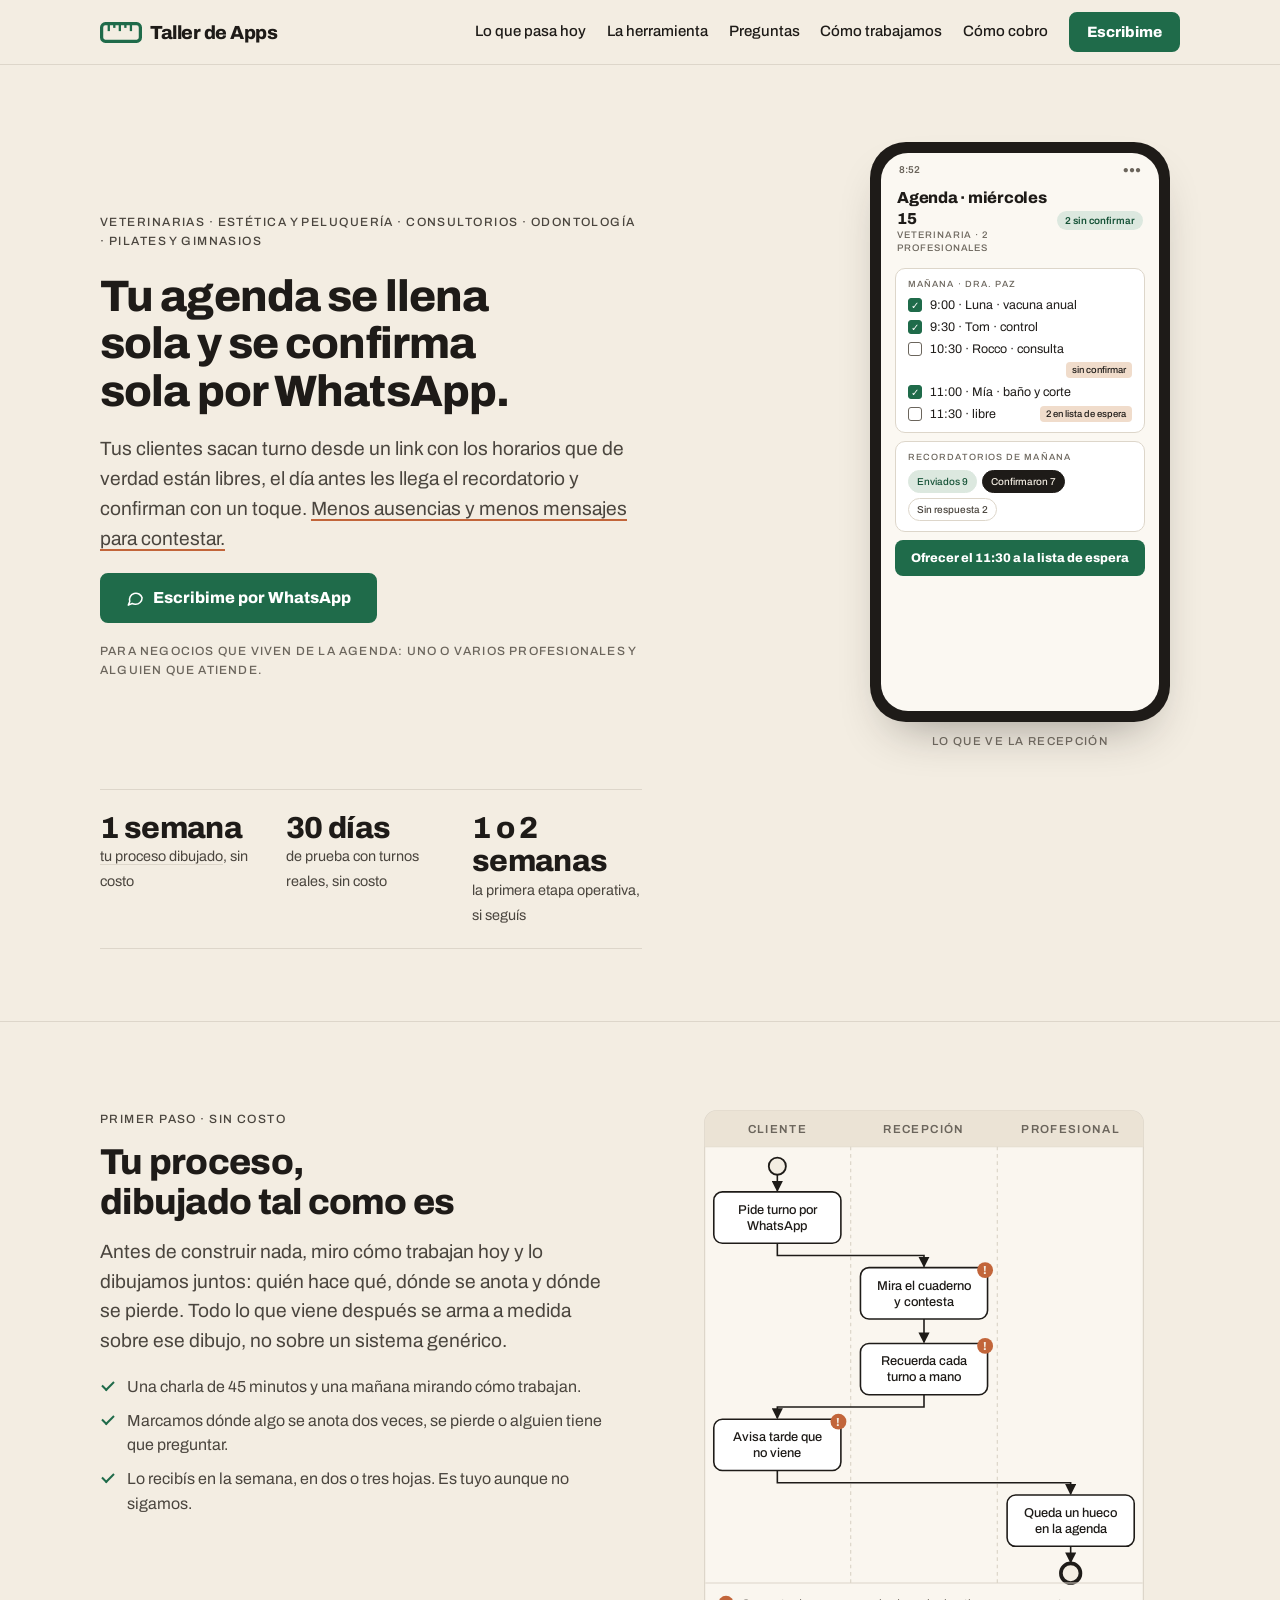
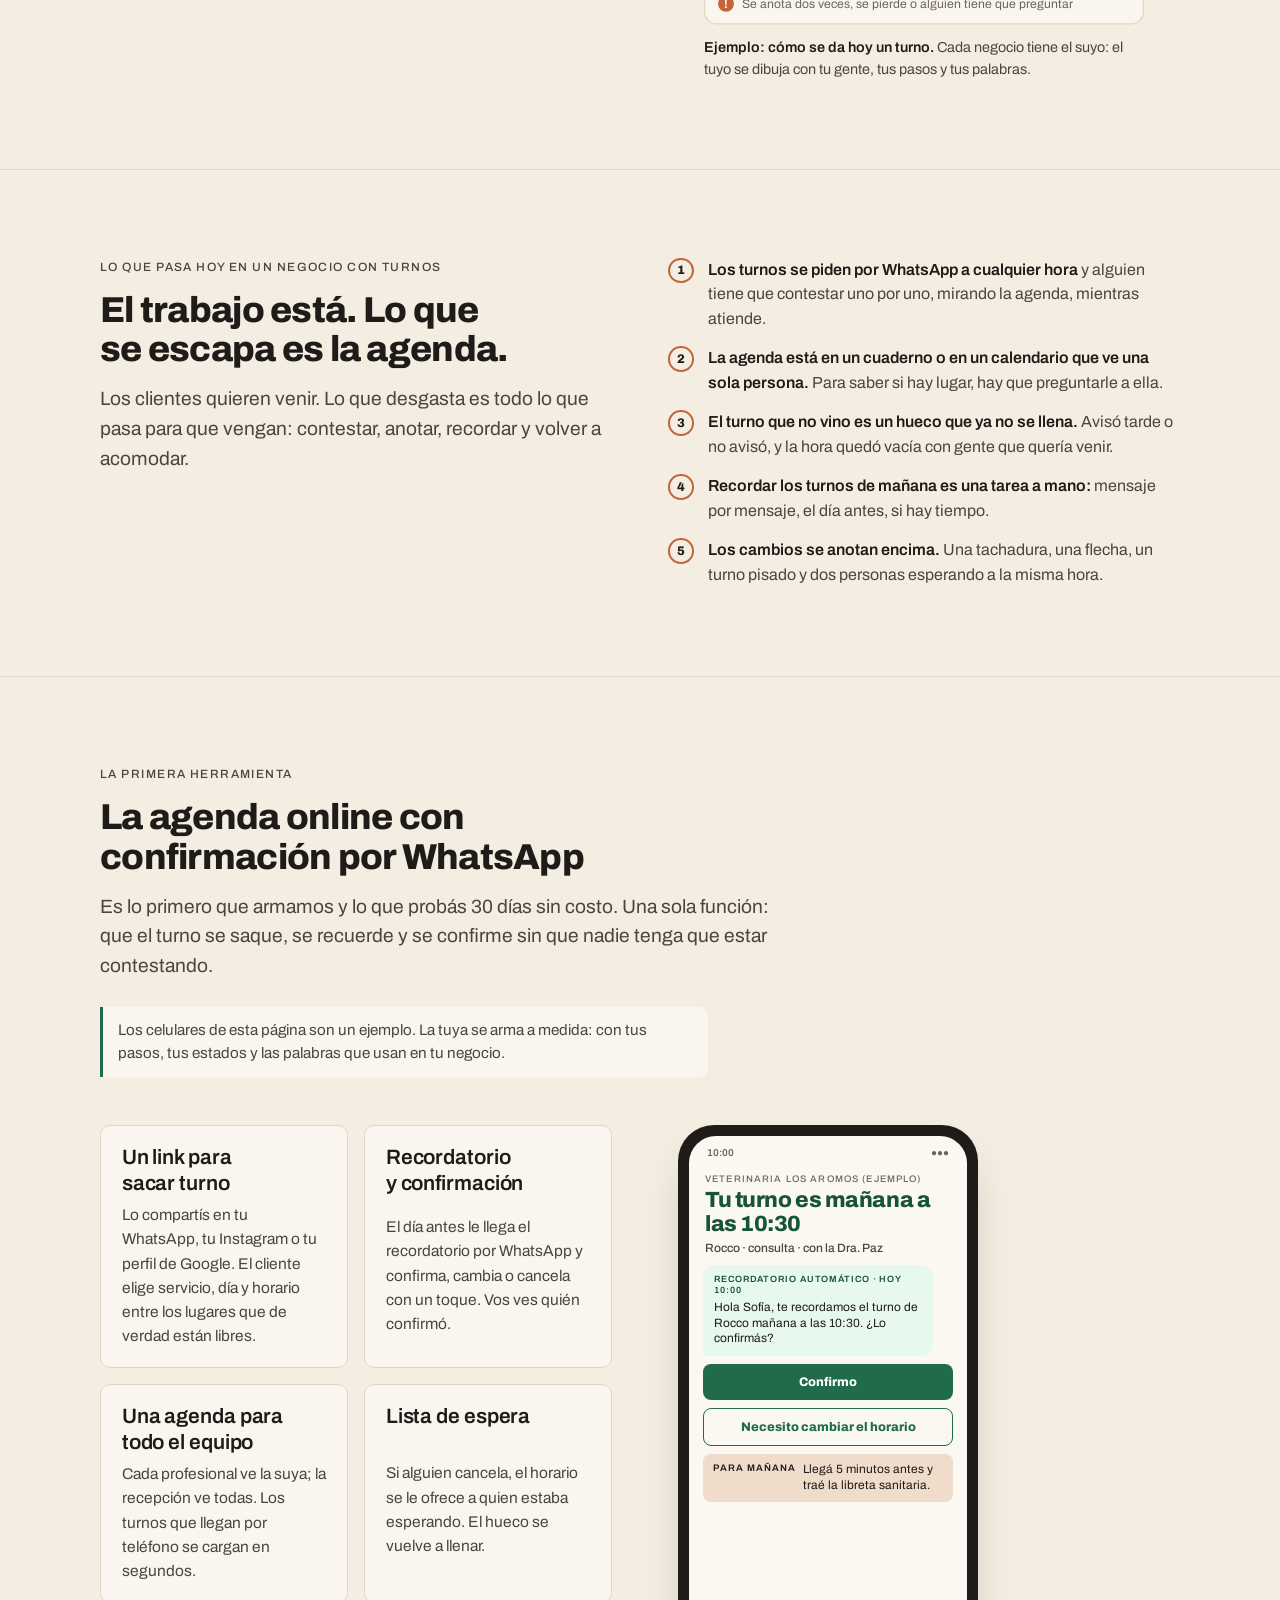
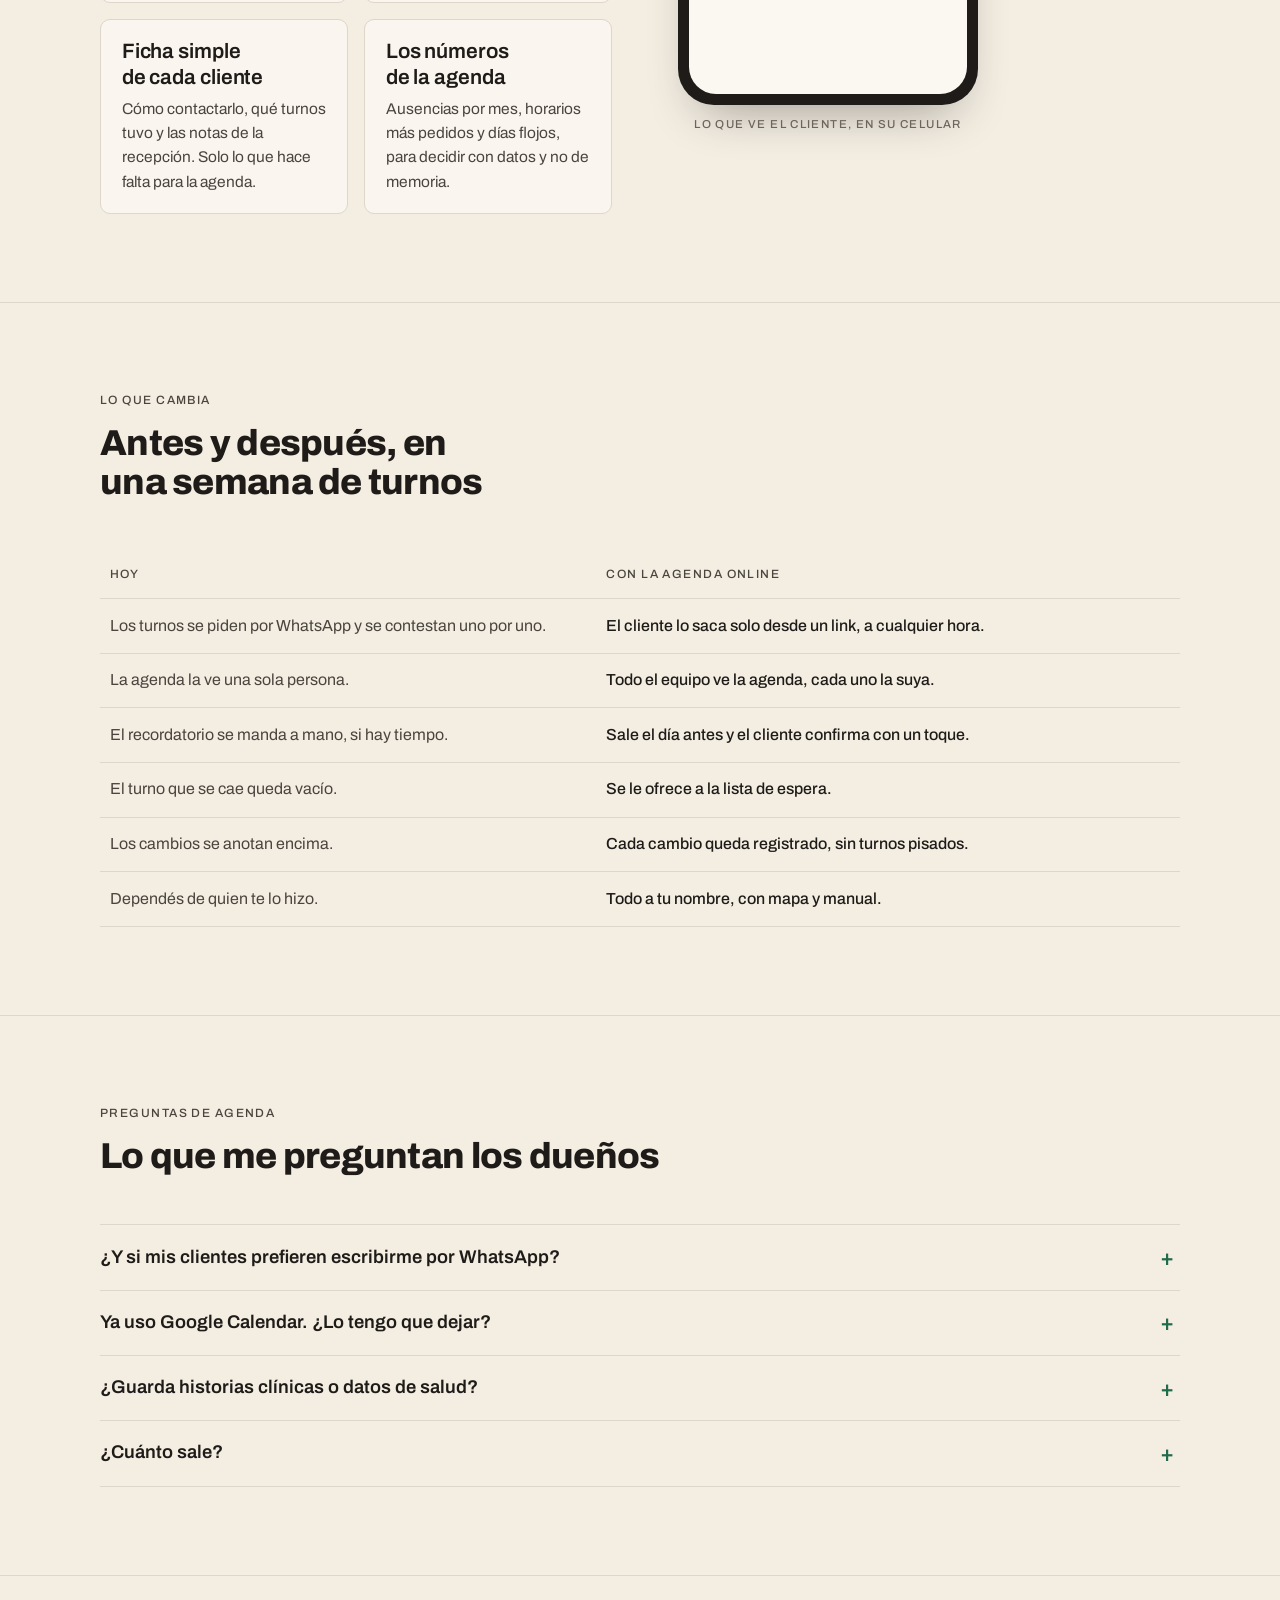
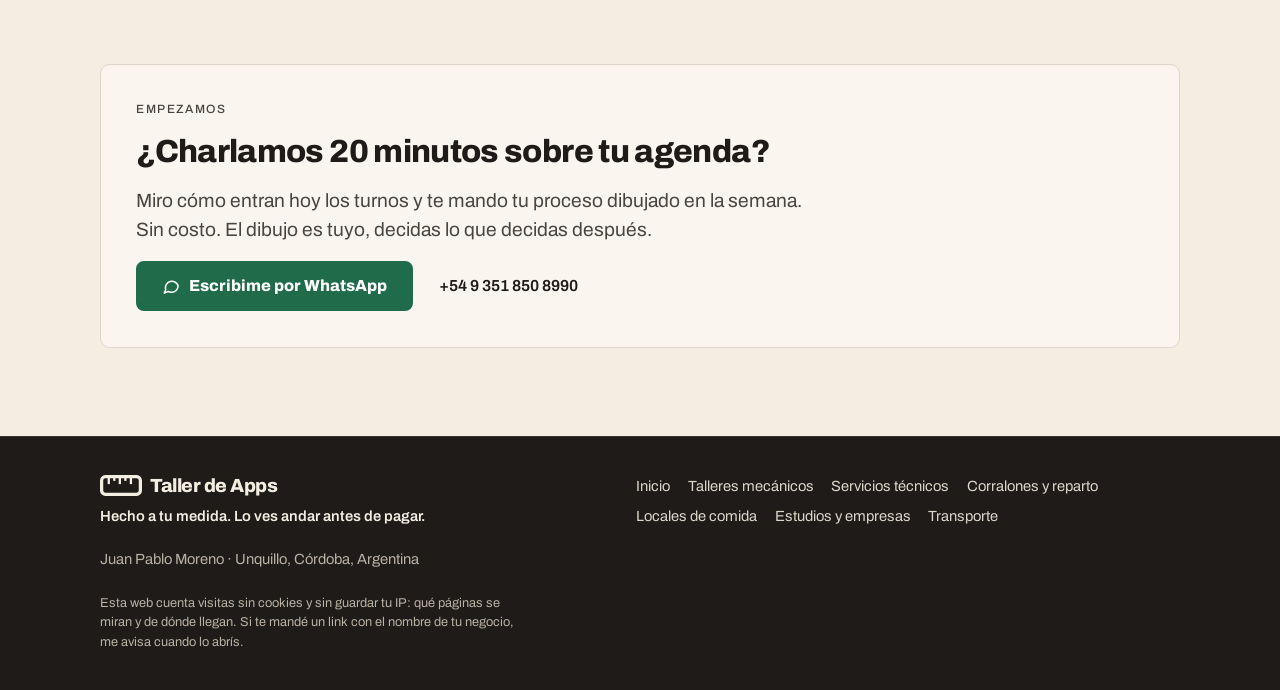
<file: turnos.html>
<!doctype html>
<html lang="es-AR">
<head>
  <meta charset="utf-8">
  <meta name="viewport" content="width=device-width, initial-scale=1, viewport-fit=cover">
  <title>Servicios con turnos · Taller de Apps</title>
  <meta name="description" content="Una agenda online donde tus clientes sacan turno solos y lo confirman por WhatsApp. WebApps a medida para veterinarias, estética, consultorios y gimnasios en Sierras Chicas, Córdoba. Prueba de 30 días sin costo.">
  <meta property="og:title" content="Tu agenda se llena sola y se confirma sola · Taller de Apps">
  <meta property="og:description" content="Turnos desde un link, recordatorio por WhatsApp y confirmación con un toque. Para veterinarias, estética, consultorios y gimnasios. La ves andar antes de pagar.">
  <meta property="og:type" content="website">
  <meta property="og:image" content="https://taller-de-apps.pages.dev/assets/img/og-turnos.png">
  <meta property="og:image:width" content="2400">
  <meta property="og:image:height" content="1260">
  <meta property="og:url" content="https://taller-de-apps.pages.dev/turnos">
  <meta name="twitter:card" content="summary_large_image">
  <meta property="og:locale" content="es_AR">
  <link rel="canonical" href="https://taller-de-apps.pages.dev/turnos">
  <link rel="icon" href="assets/favicon.svg" type="image/svg+xml">
  <link rel="icon" href="assets/favicon-32.png" type="image/png" sizes="32x32">
  <link rel="icon" href="assets/favicon-16.png" type="image/png" sizes="16x16">
  <link rel="apple-touch-icon" href="assets/apple-touch-icon.png">
  <link rel="manifest" href="site.webmanifest">
  <meta name="theme-color" content="#1F6B4A">
  <link rel="stylesheet" href="assets/styles.css?v=20261014j">
</head>
<body>

<header class="topbar">
  <div class="wrap">
    <a class="brand" href="index.html" aria-label="Taller de Apps, inicio">
      <svg class="brand-icon" viewBox="4.5 27.5 91 45" aria-hidden="true" focusable="false"><g fill="currentColor"><rect x="8" y="31" width="84" height="38" rx="8" fill="none" stroke="currentColor" stroke-width="7"/><rect x="21" y="31" width="5" height="16"/><rect x="33" y="31" width="5" height="9"/><rect x="45" y="31" width="5" height="16"/><rect x="57" y="31" width="5" height="9"/><rect x="69" y="31" width="5" height="16"/></g></svg>
      <span class="brand-name">Taller de Apps</span>
    </a>
    <button class="nav-toggle" aria-label="Abrir menú" aria-expanded="false"><span></span><span></span><span></span></button>
    <nav class="nav" aria-label="Principal">
      <a href="#hoy">Lo que pasa hoy</a>
      <a href="#herramienta">La herramienta</a>
      <a href="#preguntas">Preguntas</a>
      <a href="index.html#como">Cómo trabajamos</a>
      <a href="index.html#cobro">Cómo cobro</a>
      <a class="btn btn-primary" data-wa="Hola Juan, vi la página de Taller de Apps para negocios con turnos. Tengo un negocio con agenda y quiero charlar 20 minutos." href="#contacto">Escribime</a>
    </nav>
  </div>
</header>

<main>

  <section class="hero landing-hero">
    <div class="wrap">
      <div class="hero-copy">
        <span class="eyebrow">Veterinarias · estética y peluquería · consultorios · odontología · pilates y gimnasios</span>
        <h1>Tu agenda se llena sola y se confirma sola por WhatsApp.</h1>
        <p class="lead">Tus clientes sacan turno desde un link con los horarios que de verdad están libres, el día antes les llega el recordatorio y confirman con un toque. <mark>Menos ausencias y menos mensajes para contestar.</mark></p>
        <div class="hero-actions">
          <a class="btn btn-primary btn-lg" data-wa="Hola Juan, vi la página de Taller de Apps para negocios con turnos. Tengo un negocio con agenda y quiero charlar 20 minutos." href="#contacto">
            <svg viewBox="0 0 24 24" fill="none" stroke="currentColor" stroke-width="2" stroke-linecap="round" stroke-linejoin="round" aria-hidden="true"><path d="M21 11.5a8.4 8.4 0 0 1-9 8.4 8.8 8.8 0 0 1-3.9-.9L3 21l1.9-4.6A8.4 8.4 0 1 1 21 11.5z"/></svg>
            Escribime por WhatsApp
          </a>
          <a class="btn btn-ghost btn-lg" data-demo hidden href="#">Probar la demo</a>
        </div>
        <p class="for">PARA NEGOCIOS QUE VIVEN DE LA AGENDA: UNO O VARIOS PROFESIONALES Y ALGUIEN QUE ATIENDE.</p>
      </div>
      <div class="hero-visual">
        <div class="mock">
          <div class="phone" role="img" aria-label="Ejemplo: la agenda del día en el celular de la recepción">
            <div class="screen">
              <div class="status"><span>8:52</span><span>●●●</span></div>
              <div class="app-bar">
                <div><div class="ttl">Agenda · miércoles 15</div><div class="sub">VETERINARIA · 2 PROFESIONALES</div></div>
                <span class="pill">2 sin confirmar</span>
              </div>
              <div class="scroll">
                <div class="card">
                  <div class="k">Mañana · Dra. Paz</div>
                  <div class="task"><span class="box ok">✓</span>9:00 · Luna · vacuna anual</div>
                  <div class="task"><span class="box ok">✓</span>9:30 · Tom · control</div>
                  <div class="task"><span class="box"></span>10:30 · Rocco · consulta <span class="later">sin confirmar</span></div>
                  <div class="task"><span class="box ok">✓</span>11:00 · Mía · baño y corte</div>
                  <div class="task"><span class="box"></span>11:30 · libre <span class="later">2 en lista de espera</span></div>
                </div>
                <div class="card">
                  <div class="k">Recordatorios de mañana</div>
                  <div class="chips"><span class="chip done">Enviados 9</span><span class="chip on">Confirmaron 7</span><span class="chip">Sin respuesta 2</span></div>
                </div>
                <div class="mini-btn">Ofrecer el 11:30 a la lista de espera</div>
              </div>
            </div>
          </div>
          <span class="mock-label">Lo que ve la recepción</span>
        </div>
      </div>
    </div>
    <div class="wrap">
      <div class="facts">
        <div class="fact"><b>1 semana</b><span><a href="#proceso">tu proceso dibujado</a>, sin costo</span></div>
        <div class="fact"><b>30 días</b><span>de prueba con turnos reales, sin costo</span></div>
        <div class="fact"><b>1 o 2 semanas</b><span>la primera etapa operativa, si seguís</span></div>
      </div>
    </div>
  </section>

  <!-- proceso -->
  <section class="section" id="proceso">
    <div class="wrap">
      <div class="two proceso">
        <div class="section-head" style="margin-bottom:0">
          <span class="eyebrow">Primer paso · sin costo</span>
          <h2>Tu proceso, dibujado tal como es</h2>
          <p class="lead">Antes de construir nada, miro cómo trabajan hoy y lo dibujamos juntos: quién hace qué, dónde se anota y dónde se pierde. Todo lo que viene después se arma a medida sobre ese dibujo, no sobre un sistema genérico.</p>
          <ul class="checks">
            <li>Una charla de 45 minutos y una mañana mirando cómo trabajan.</li>
            <li>Marcamos dónde algo se anota dos veces, se pierde o alguien tiene que preguntar.</li>
            <li>Lo recibís en la semana, en dos o tres hojas. Es tuyo aunque no sigamos.</li>
          </ul>
        </div>
        <figure class="bpmn-fig"><svg class="bpmn" viewBox="0 0 360 421" role="img" aria-label="Cómo se da hoy un turno (ejemplo)"><title>Cómo se da hoy un turno (ejemplo)</title><defs><marker id="flecha-turnos" viewBox="0 0 8 8" refX="7" refY="4" markerWidth="7" markerHeight="7" orient="auto-start-reverse"><path d="M0 0 L8 4 L0 8 Z" fill="#1E1B18"/></marker></defs><rect x="0.5" y="0.5" width="359" height="420" rx="10" fill="#FAF6EF" stroke="#DDD6CA"/><path d="M1 30 H359" stroke="#DDD6CA"/><path d="M0.5 10.5 a10 10 0 0 1 10 -10 H349.5 a10 10 0 0 1 10 10 V30 H0.5 Z" fill="#EBE3D5"/><text x="60.0" y="19" text-anchor="middle" font-size="9.5" font-weight="600" letter-spacing="1.1" fill="#6B655C">CLIENTE</text><text x="180.0" y="19" text-anchor="middle" font-size="9.5" font-weight="600" letter-spacing="1.1" fill="#6B655C">RECEPCIÓN</text><path d="M120 30 V387" stroke="#DDD6CA" stroke-dasharray="3 3"/><text x="300.0" y="19" text-anchor="middle" font-size="9.5" font-weight="600" letter-spacing="1.1" fill="#6B655C">PROFESIONAL</text><path d="M240 30 V387" stroke="#DDD6CA" stroke-dasharray="3 3"/><circle cx="60.0" cy="46" r="7" fill="#F3EDE2" stroke="#1E1B18" stroke-width="1.5"/><path d="M60.0 53 V66" fill="none" stroke="#1E1B18" stroke-width="1.3" marker-end="url(#flecha-turnos)"/><rect x="8.0" y="67" width="104" height="42" rx="7" fill="#FFFFFF" stroke="#1E1B18" stroke-width="1.3"/><text x="60.0" y="85" text-anchor="middle" font-size="10.5" font-weight="500" fill="#1E1B18">Pide turno por</text><text x="60.0" y="98" text-anchor="middle" font-size="10.5" font-weight="500" fill="#1E1B18">WhatsApp</text><path d="M60.0 109 V119.0 H180.0 V128" fill="none" stroke="#1E1B18" stroke-width="1.3" marker-end="url(#flecha-turnos)"/><rect x="128.0" y="129" width="104" height="42" rx="7" fill="#FFFFFF" stroke="#1E1B18" stroke-width="1.3"/><text x="180.0" y="147" text-anchor="middle" font-size="10.5" font-weight="500" fill="#1E1B18">Mira el cuaderno</text><text x="180.0" y="160" text-anchor="middle" font-size="10.5" font-weight="500" fill="#1E1B18">y contesta</text><circle cx="230.0" cy="131" r="6.5" fill="#C2653A"/><text x="230.0" y="134.4" text-anchor="middle" font-size="9.5" font-weight="800" fill="#F3EDE2">!</text><path d="M180.0 171 V190" fill="none" stroke="#1E1B18" stroke-width="1.3" marker-end="url(#flecha-turnos)"/><rect x="128.0" y="191" width="104" height="42" rx="7" fill="#FFFFFF" stroke="#1E1B18" stroke-width="1.3"/><text x="180.0" y="209" text-anchor="middle" font-size="10.5" font-weight="500" fill="#1E1B18">Recuerda cada</text><text x="180.0" y="222" text-anchor="middle" font-size="10.5" font-weight="500" fill="#1E1B18">turno a mano</text><circle cx="230.0" cy="193" r="6.5" fill="#C2653A"/><text x="230.0" y="196.4" text-anchor="middle" font-size="9.5" font-weight="800" fill="#F3EDE2">!</text><path d="M180.0 233 V243.0 H60.0 V252" fill="none" stroke="#1E1B18" stroke-width="1.3" marker-end="url(#flecha-turnos)"/><rect x="8.0" y="253" width="104" height="42" rx="7" fill="#FFFFFF" stroke="#1E1B18" stroke-width="1.3"/><text x="60.0" y="271" text-anchor="middle" font-size="10.5" font-weight="500" fill="#1E1B18">Avisa tarde que</text><text x="60.0" y="284" text-anchor="middle" font-size="10.5" font-weight="500" fill="#1E1B18">no viene</text><circle cx="110.0" cy="255" r="6.5" fill="#C2653A"/><text x="110.0" y="258.4" text-anchor="middle" font-size="9.5" font-weight="800" fill="#F3EDE2">!</text><path d="M60.0 295 V305.0 H300.0 V314" fill="none" stroke="#1E1B18" stroke-width="1.3" marker-end="url(#flecha-turnos)"/><rect x="248.0" y="315" width="104" height="42" rx="7" fill="#FFFFFF" stroke="#1E1B18" stroke-width="1.3"/><text x="300.0" y="333" text-anchor="middle" font-size="10.5" font-weight="500" fill="#1E1B18">Queda un hueco</text><text x="300.0" y="346" text-anchor="middle" font-size="10.5" font-weight="500" fill="#1E1B18">en la agenda</text><path d="M300.0 357 V370" fill="none" stroke="#1E1B18" stroke-width="1.3" marker-end="url(#flecha-turnos)"/><circle cx="300.0" cy="379" r="8" fill="#F3EDE2" stroke="#1E1B18" stroke-width="3"/><path d="M1 387 H359" stroke="#DDD6CA"/><circle cx="18" cy="404" r="6.5" fill="#C2653A"/><text x="18" y="407.4" text-anchor="middle" font-size="9.5" font-weight="800" fill="#F3EDE2">!</text><text x="31" y="407.6" font-size="10" fill="#6B655C">Se anota dos veces, se pierde o alguien tiene que preguntar</text></svg><figcaption><strong>Ejemplo: cómo se da hoy un turno.</strong> Cada negocio tiene el suyo: el tuyo se dibuja con tu gente, tus pasos y tus palabras.</figcaption></figure>
      </div>
    </div>
  </section>
  <!-- /proceso -->

  <section class="section" id="hoy">
    <div class="wrap">
      <div class="two">
        <div class="section-head" style="margin-bottom:0">
          <span class="eyebrow">Lo que pasa hoy en un negocio con turnos</span>
          <h2>El trabajo está. Lo que se escapa es la agenda.</h2>
          <p class="lead">Los clientes quieren venir. Lo que desgasta es todo lo que pasa para que vengan: contestar, anotar, recordar y volver a acomodar.</p>
        </div>
        <ul class="pains">
          <li class="pain"><span class="dot">1</span><p><strong>Los turnos se piden por WhatsApp a cualquier hora</strong> y alguien tiene que contestar uno por uno, mirando la agenda, mientras atiende.</p></li>
          <li class="pain"><span class="dot">2</span><p><strong>La agenda está en un cuaderno o en un calendario que ve una sola persona.</strong> Para saber si hay lugar, hay que preguntarle a ella.</p></li>
          <li class="pain"><span class="dot">3</span><p><strong>El turno que no vino es un hueco que ya no se llena.</strong> Avisó tarde o no avisó, y la hora quedó vacía con gente que quería venir.</p></li>
          <li class="pain"><span class="dot">4</span><p><strong>Recordar los turnos de mañana es una tarea a mano:</strong> mensaje por mensaje, el día antes, si hay tiempo.</p></li>
          <li class="pain"><span class="dot">5</span><p><strong>Los cambios se anotan encima.</strong> Una tachadura, una flecha, un turno pisado y dos personas esperando a la misma hora.</p></li>
        </ul>
      </div>
    </div>
  </section>

  <section class="section" id="herramienta">
    <div class="wrap">
      <div class="section-head">
        <span class="eyebrow">La primera herramienta</span>
        <h2>La agenda online con confirmación por WhatsApp</h2>
        <p class="lead">Es lo primero que armamos y lo que probás 30 días sin costo. Una sola función: que el turno se saque, se recuerde y se confirme sin que nadie tenga que estar contestando.</p>
        <p class="note-medida">Los celulares de esta página son un ejemplo. La tuya se arma a medida: con tus pasos, tus estados y las palabras que usan en tu negocio.</p>
      </div>
      <div class="two">
        <div class="features">
          <div class="feature"><h3>Un link para sacar turno</h3><p>Lo compartís en tu WhatsApp, tu Instagram o tu perfil de Google. El cliente elige servicio, día y horario entre los lugares que de verdad están libres.</p></div>
          <div class="feature"><h3>Recordatorio y confirmación</h3><p>El día antes le llega el recordatorio por WhatsApp y confirma, cambia o cancela con un toque. Vos ves quién confirmó.</p></div>
          <div class="feature"><h3>Una agenda para todo el equipo</h3><p>Cada profesional ve la suya; la recepción ve todas. Los turnos que llegan por teléfono se cargan en segundos.</p></div>
          <div class="feature"><h3>Lista de espera</h3><p>Si alguien cancela, el horario se le ofrece a quien estaba esperando. El hueco se vuelve a llenar.</p></div>
          <div class="feature"><h3>Ficha simple de cada cliente</h3><p>Cómo contactarlo, qué turnos tuvo y las notas de la recepción. Solo lo que hace falta para la agenda.</p></div>
          <div class="feature"><h3>Los números de la agenda</h3><p>Ausencias por mes, horarios más pedidos y días flojos, para decidir con datos y no de memoria.</p></div>
        </div>
        <div class="mock sticky">
          <div class="phone" role="img" aria-label="Ejemplo: el recordatorio del turno en el celular del cliente">
            <div class="screen">
              <div class="status"><span>10:00</span><span>●●●</span></div>
              <div class="client-hero">
                <span class="biz">Veterinaria Los Aromos (ejemplo)</span>
                <div class="st">Tu turno es mañana a las 10:30 <small>Rocco · consulta · con la Dra. Paz</small></div>
              </div>
              <div class="scroll">
                <div class="wa-bubble"><div class="from">RECORDATORIO AUTOMÁTICO · HOY 10:00</div>Hola Sofía, te recordamos el turno de Rocco mañana a las 10:30. ¿Lo confirmás?</div>
                <div class="mini-btn">Confirmo</div>
                <div class="mini-btn alt">Necesito cambiar el horario</div>
                <div class="notice"><b>Para mañana</b><span>Llegá 5 minutos antes y traé la libreta sanitaria.</span></div>
              </div>
            </div>
          </div>
          <span class="mock-label">Lo que ve el cliente, en su celular</span>
        </div>
      </div>
    </div>
  </section>

  <section class="section">
    <div class="wrap">
      <div class="section-head">
        <span class="eyebrow">Lo que cambia</span>
        <h2>Antes y después, en una semana de turnos</h2>
      </div>
      <div class="ba-wrap">
        <table class="ba">
          <thead><tr><th>Hoy</th><th>Con la agenda online</th></tr></thead>
          <tbody>
            <tr><td>Los turnos se piden por WhatsApp y se contestan uno por uno.</td><td>El cliente lo saca solo desde un link, a cualquier hora.</td></tr>
            <tr><td>La agenda la ve una sola persona.</td><td>Todo el equipo ve la agenda, cada uno la suya.</td></tr>
            <tr><td>El recordatorio se manda a mano, si hay tiempo.</td><td>Sale el día antes y el cliente confirma con un toque.</td></tr>
            <tr><td>El turno que se cae queda vacío.</td><td>Se le ofrece a la lista de espera.</td></tr>
            <tr><td>Los cambios se anotan encima.</td><td>Cada cambio queda registrado, sin turnos pisados.</td></tr>
            <tr><td>Dependés de quien te lo hizo.</td><td>Todo a tu nombre, con mapa y manual.</td></tr>
          </tbody>
        </table>
      </div>
    </div>
  </section>

  <section class="section" id="preguntas">
    <div class="wrap">
      <div class="section-head">
        <span class="eyebrow">Preguntas de agenda</span>
        <h2>Lo que me preguntan los dueños</h2>
      </div>
      <div class="faq">
        <details>
          <summary>¿Y si mis clientes prefieren escribirme por WhatsApp?</summary>
          <div class="answer"><p>Pueden seguir haciéndolo. La recepción carga ese turno en segundos y el recordatorio sale igual. Con el tiempo el link se vuelve el camino más corto, pero nadie está obligado a usarlo.</p></div>
        </details>
        <details>
          <summary>Ya uso Google Calendar. ¿Lo tengo que dejar?</summary>
          <div class="answer"><p>No necesariamente. En la primera charla vemos qué te resuelve hoy y qué no, y decidimos si conviene que convivan o que la agenda nueva lo reemplace.</p></div>
        </details>
        <details>
          <summary>¿Guarda historias clínicas o datos de salud?</summary>
          <div class="answer"><p>No. La agenda guarda lo necesario para el turno: nombre, contacto, servicio y horario. Las historias clínicas tienen reglas propias y quedan fuera de esta herramienta.</p></div>
        </details>
        <details>
          <summary>¿Cuánto sale?</summary>
          <div class="answer"><p>El documento del proceso y los 30 días de prueba no tienen costo. Después, un plan por etapas con el precio cerrado de cada una, antes de empezar. <a href="index.html#cobro">Así cobro</a>, o <a data-precio data-wa="Hola Juan, vi cómo cobrás. Quiero saber cuánto saldría algo así para mi negocio." href="#contacto">preguntame cuánto saldría en tu caso</a>.</p></div>
        </details>
      </div>
    </div>
  </section>

  <section class="section" id="contacto">
    <div class="wrap">
      <div class="cta-band">
        <span class="eyebrow">Empezamos</span>
        <h2>¿Charlamos 20 minutos sobre tu agenda?</h2>
        <p class="lead">Miro cómo entran hoy los turnos y te mando tu proceso dibujado en la semana. Sin costo. El dibujo es tuyo, decidas lo que decidas después.</p>
        <div class="contact-row">
          <a class="btn btn-primary btn-lg" data-wa="Hola Juan, vi la página de Taller de Apps para negocios con turnos. Tengo un negocio con agenda y quiero charlar 20 minutos." href="#">
            <svg viewBox="0 0 24 24" fill="none" stroke="currentColor" stroke-width="2" stroke-linecap="round" stroke-linejoin="round" aria-hidden="true"><path d="M21 11.5a8.4 8.4 0 0 1-9 8.4 8.8 8.8 0 0 1-3.9-.9L3 21l1.9-4.6A8.4 8.4 0 1 1 21 11.5z"/></svg>
            Escribime por WhatsApp
          </a>
          <span class="number">+54 9 351 850 8990</span>
          <a class="btn btn-ghost" data-demo hidden href="#">Probar la demo</a>
        </div>
      </div>
    </div>
  </section>

</main>

<footer>
  <div class="wrap">
    <div class="footer-brand">
      <a class="brand footer-logo" href="index.html" aria-label="Taller de Apps, inicio"><svg class="brand-icon" viewBox="4.5 27.5 91 45" aria-hidden="true" focusable="false"><g fill="currentColor"><rect x="8" y="31" width="84" height="38" rx="8" fill="none" stroke="currentColor" stroke-width="7"/><rect x="21" y="31" width="5" height="16"/><rect x="33" y="31" width="5" height="9"/><rect x="45" y="31" width="5" height="16"/><rect x="57" y="31" width="5" height="9"/><rect x="69" y="31" width="5" height="16"/></g></svg><span class="brand-name">Taller de Apps</span></a>
      <p class="footer-lema">Hecho a tu medida. Lo ves andar antes de pagar.</p>
      <p class="footer-who">Juan Pablo Moreno · Unquillo, Córdoba, Argentina</p>
      <p class="footer-privacy">Esta web cuenta visitas sin cookies y sin guardar tu IP: qué páginas se miran y de dónde llegan. Si te mandé un link con el nombre de tu negocio, me avisa cuando lo abrís.</p>
    </div>
    <nav class="footer-links" aria-label="Rubros"><a href="index.html">Inicio</a><a href="talleres.html">Talleres mecánicos</a><a href="servicios-tecnicos.html">Servicios técnicos</a><a href="corralones.html">Corralones y reparto</a><a href="comida.html">Locales de comida</a><a href="profesionales.html">Estudios y empresas</a><a href="transporte.html">Transporte</a></nav>
  </div>
</footer>

<script src="assets/site.js?v=20261014j"></script>
</body>
</html>
</file>
<file: assets/styles.css>
/* Taller de Apps — hoja de estilos
   Sigue el Manual de marca v1 (Claude Design, 2026-10-14):
   - Una sola letra: Archivo. Títulos 800 (−2 %), subtítulos 600, texto 400 (interlineado 1,55),
     etiquetas 500 en mayúsculas (+12 %).
   - Cuatro colores: crema (fondo, casi todo), tinta (texto y fondos oscuros), verde sierra
     (lo que se toca: botones, enlaces, el ícono) y cobre (marca de lápiz: subrayados y numeración,
     nunca en botones ni en texto chico).
   - Botones con radio 8, Archivo 800 a 15 px, sin sombra.
   Una sola apariencia (clara), elegida a propósito. */

/* Archivo (Open Font License), servida desde el sitio: sin pedidos a terceros. */
@font-face { font-family: "Archivo"; font-style: normal; font-weight: 400; font-display: swap; src: url("fonts/archivo-latin-400-normal.woff2") format("woff2"); }
@font-face { font-family: "Archivo"; font-style: normal; font-weight: 500; font-display: swap; src: url("fonts/archivo-latin-500-normal.woff2") format("woff2"); }
@font-face { font-family: "Archivo"; font-style: normal; font-weight: 600; font-display: swap; src: url("fonts/archivo-latin-600-normal.woff2") format("woff2"); }
@font-face { font-family: "Archivo"; font-style: normal; font-weight: 800; font-display: swap; src: url("fonts/archivo-latin-800-normal.woff2") format("woff2"); }

:root {
  /* Marca */
  --paper: #F3EDE2;        /* crema: fondo de la web */
  --ink: #1E1B18;          /* tinta: texto, pie, fondos oscuros */
  --green: #1F6B4A;        /* verde sierra: botones, enlaces, ícono (blanco encima 6,4:1) */
  --copper: #C2653A;       /* cobre: subrayados y numeración. Solo decorativo o texto grande (3,5:1) */
  /* Tonos de apoyo (solo interfaz) */
  --ink-2: #4A453E;        /* texto secundario (8,2:1 sobre crema) */
  --ink-3: #6B655C;        /* texto terciario (5:1 sobre crema) */
  --line: #DDD6CA;
  --green-ink: #175338;    /* botón presionado */
  --surface: #FAF6EF;      /* tarjetas: crema más clara, en lugar de blanco puro */
  --paper-2: #EBE3D5;
  --green-soft: #DCE8DF;
  --copper-soft: #F0DCCB;
  --on-dark: #DDD6CA;      /* texto sobre tinta */
  --on-dark-2: #B9B1A4;
  --white: #FFFFFF;
  --font: "Archivo", "Helvetica Neue", Arial, sans-serif;
  --font-display: var(--font);
  --font-body: var(--font);
  --font-label: var(--font);
  --radius: 10px;
  --wrap: 1120px;
  color-scheme: light;
}

*, *::before, *::after { box-sizing: border-box; }
[hidden] { display: none !important; }
html { scroll-behavior: smooth; -webkit-text-size-adjust: 100%; }
@media (prefers-reduced-motion: reduce) { html { scroll-behavior: auto; } * { animation: none !important; transition: none !important; } }

body {
  margin: 0;
  background: var(--paper);
  color: var(--ink);
  font-family: var(--font-body);
  font-size: 16px;
  font-weight: 400;
  line-height: 1.55;
}
img, svg { max-width: 100%; height: auto; }
a { color: var(--green); text-decoration-thickness: 1px; text-underline-offset: 3px; }
a:hover { color: var(--green-ink); }
:focus-visible { outline: 3px solid var(--green); outline-offset: 2px; }
h1, h2, h3, h4 { font-family: var(--font-display); margin: 0; text-wrap: balance; }
h1 { font-size: clamp(2rem, 4.6vw, 2.75rem); font-weight: 800; letter-spacing: -0.02em; line-height: 1.08; }
h2 { font-size: clamp(1.75rem, 3.4vw, 2.25rem); font-weight: 800; letter-spacing: -0.02em; line-height: 1.1; }
h3 { font-size: clamp(1.125rem, 1.8vw, 1.3rem); font-weight: 600; letter-spacing: -0.005em; line-height: 1.25; }
p { margin: 0; }
p + p { margin-top: 0.8em; }
ul, ol { margin: 0; padding: 0; }
strong { font-weight: 600; }
.lead { font-size: clamp(1.06rem, 1.6vw, 1.2rem); color: var(--ink-2); max-width: 36em; }
.measure { max-width: 38em; }
/* La frase que importa: subrayada con cobre, como marca de lápiz */
mark { background: none; color: inherit; text-decoration: underline; text-decoration-color: var(--copper); text-decoration-thickness: 2px; text-underline-offset: 4px; text-decoration-skip-ink: none; }

.wrap { width: 100%; max-width: var(--wrap); margin-inline: auto; padding-inline: 20px; }
.section { padding-block: clamp(3rem, 7vw, 5.5rem); border-top: 1px solid var(--line); }
.section-head { display: grid; gap: .9rem; margin-bottom: clamp(1.8rem, 4vw, 3rem); max-width: 42em; }

/* Etiqueta: Archivo 500, 11–12 px, mayúsculas, +12 % */
.eyebrow {
  font-family: var(--font-label); font-weight: 500; font-size: .75rem; letter-spacing: .12em; text-transform: uppercase;
  color: var(--ink-2); display: inline-flex; align-items: center; gap: .6rem;
}

/* Botones: radio 8, Archivo 800, 15 px, relleno 12 × 20, sin sombra */
.btn {
  display: inline-flex; align-items: center; gap: .55rem; padding: 12px 20px;
  border-radius: 8px; font-family: var(--font); font-weight: 800; font-size: 15px; text-decoration: none; line-height: 1.1;
  border: 2px solid transparent; cursor: pointer; transition: background .15s ease, color .15s ease;
  white-space: nowrap;
}
.btn-primary { background: var(--green); color: var(--white); border-color: var(--green); }
.btn-primary:hover, .btn-primary:active { background: var(--green-ink); border-color: var(--green-ink); color: var(--white); }
.btn-ghost { background: transparent; color: var(--green); border-color: var(--green); }
.btn-ghost:hover { background: var(--green); color: var(--white); }
.btn svg { width: 1.15em; height: 1.15em; flex: none; }
.btn-lg { padding: 14px 24px; font-size: 16px; }

/* Barra superior: ícono + nombre (Archivo 800, 19 px); en celular, solo el ícono */
.topbar { position: sticky; top: env(safe-area-inset-top, 0px); z-index: 20; background: color-mix(in srgb, var(--paper) 94%, transparent); backdrop-filter: blur(8px); border-bottom: 1px solid var(--line); }
.topbar .wrap { display: flex; align-items: center; justify-content: space-between; gap: 1rem; min-height: 64px; }
.brand { display: inline-flex; align-items: center; gap: 8px; text-decoration: none; color: var(--ink); }
.brand-icon { width: 42px; height: 21px; color: var(--green); flex: none; display: block; }
.brand-name { font-family: var(--font-display); font-weight: 800; font-size: 19px; letter-spacing: -0.025em; line-height: 1; white-space: nowrap; }
.nav { display: flex; align-items: center; gap: 1.3rem; }
.nav a { color: var(--ink); text-decoration: none; font-weight: 500; font-size: 15px; }
.nav a:hover { color: var(--green); }
.nav .btn { padding: 10px 16px; font-size: 15px; font-weight: 800; color: var(--white); }
.nav .btn:hover { color: var(--white); }
.nav-toggle { display: none; background: none; border: 2px solid var(--ink); border-radius: 8px; width: 42px; height: 38px; cursor: pointer; }
.nav-toggle span { display: block; width: 18px; height: 2px; background: var(--ink); margin: 3px auto; }
.nav a { white-space: nowrap; }
/* El menú se pliega antes de que los links tengan que partirse en dos líneas */
@media (max-width: 1080px) {
  .nav-toggle { display: inline-block; }
  .nav { display: none; position: absolute; left: 0; right: 0; top: 100%; background: var(--paper); border-bottom: 1px solid var(--line); padding: 1rem 20px 1.3rem; flex-direction: column; align-items: flex-start; gap: .9rem; }
  .nav[data-open="true"] { display: flex; }
  .nav .btn { padding: 12px 20px; }
}
@media (max-width: 760px) {
  .brand-name { position: absolute; width: 1px; height: 1px; overflow: hidden; clip: rect(0 0 0 0); white-space: nowrap; }
  .brand-icon { width: 48px; height: 24px; }
}

/* Portada */
.hero { padding-block: clamp(2.5rem, 6vw, 5rem) clamp(2.5rem, 6vw, 4.5rem); }
.hero .wrap { display: grid; gap: 2.5rem; align-items: center; grid-template-columns: 1fr; }
.hero-copy { display: grid; gap: 1.4rem; }
.hero-actions { display: flex; flex-wrap: wrap; gap: .8rem; align-items: center; }
.hero-note { font-size: .95rem; color: var(--ink-2); }
.hero-visual { display: flex; justify-content: center; }
@media (min-width: 900px) { .hero .wrap { grid-template-columns: 1.05fr .95fr; gap: 3rem; } .hero-visual { justify-content: flex-end; } }

/* Sello "sin costo" */
.stamp {
  display: inline-block; font-family: var(--font-label); font-size: .72rem; letter-spacing: .12em; text-transform: uppercase;
  color: var(--green-ink); background: var(--green-soft); padding: .32rem .6rem; border-radius: 6px; font-weight: 600;
}
.stamp-outline { background: transparent; color: var(--ink); border: 1.5px solid var(--ink-3); }

/* Tarjetas de frases (dolores) */
.quotes { display: grid; gap: 1.2rem; grid-template-columns: 1fr; }
@media (min-width: 760px) { .quotes { grid-template-columns: repeat(3, 1fr); } }
.quote { background: var(--surface); border: 1px solid var(--line); border-radius: var(--radius); padding: 1.4rem 1.4rem 1.3rem; display: grid; gap: .8rem; min-width: 0; }
.quote blockquote { margin: 0; font-family: var(--font-display); font-size: 1.3rem; font-weight: 800; letter-spacing: -0.015em; line-height: 1.2; }
.quote .cost { font-size: .95rem; color: var(--ink-2); padding-top: .8rem; border-top: 1px dashed var(--line); }
.quote .cost strong { color: var(--ink); }

/* Pasos (es una secuencia real): la numeración va en cobre */
.steps { display: grid; gap: 1rem; counter-reset: paso; }
.step { display: grid; grid-template-columns: 3rem 1fr; gap: 1rem; padding: 1.3rem 0; border-top: 1px solid var(--line); min-width: 0; }
.step:last-child { border-bottom: 1px solid var(--line); }
.step-num { font-family: var(--font-display); font-weight: 800; font-size: 2.2rem; line-height: 1; color: var(--copper); letter-spacing: -0.02em; }
.step-body { display: grid; gap: .55rem; }
.step-title { display: flex; flex-wrap: wrap; gap: .6rem .9rem; align-items: center; }
.step-meta { font-family: var(--font-label); font-weight: 500; font-size: .75rem; color: var(--ink-3); letter-spacing: .12em; text-transform: uppercase; }
.step-exit { font-size: .95rem; color: var(--ink-2); padding-left: .9rem; border-left: 2px solid var(--copper); }
@media (min-width: 900px) { .steps { grid-template-columns: repeat(2, 1fr); gap: 0 3rem; } .step:nth-last-child(2) { border-bottom: 1px solid var(--line); } }
.steps-close { margin-top: 1.6rem; display: flex; flex-wrap: wrap; gap: .8rem 1.4rem; align-items: center; }
.steps-close .big { font-family: var(--font-display); font-weight: 800; font-size: clamp(1.4rem, 2.6vw, 1.8rem); letter-spacing: -0.02em; }

/* Nichos */
.niches { display: grid; gap: 1rem; grid-template-columns: 1fr; }
@media (min-width: 700px) { .niches { grid-template-columns: repeat(2, minmax(0, 1fr)); } }
@media (min-width: 1020px) { .niches { grid-template-columns: repeat(4, minmax(0, 1fr)); } }
.niche { display: grid; gap: .7rem; padding: 1.4rem; border-radius: var(--radius); background: var(--surface); border: 1px solid var(--line); text-decoration: none; color: var(--ink); min-width: 0; transition: border-color .15s ease; }
.niche:hover { border-color: var(--green); color: var(--ink); }
.niche .who { font-family: var(--font-label); font-weight: 500; font-size: .72rem; letter-spacing: .12em; text-transform: uppercase; color: var(--ink-3); }
.niche h3 { font-size: 1.2rem; font-weight: 800; letter-spacing: -0.015em; }
.niche p { color: var(--ink-2); font-size: .95rem; }
.niche .go { color: var(--green); font-weight: 600; margin-top: .3rem; }
.niche-other { background: transparent; border-style: dashed; }

/* Compromisos */
.commitments { display: grid; gap: 1.1rem; grid-template-columns: 1fr; }
@media (min-width: 760px) { .commitments { grid-template-columns: repeat(2, 1fr); gap: 1.4rem 3rem; } }
.commit { display: grid; grid-template-columns: 2rem 1fr; gap: .9rem; min-width: 0; }
.commit .tick { width: 2rem; height: 2rem; border-radius: 50%; background: var(--green-soft); color: var(--green-ink); display: grid; place-items: center; font-weight: 800; }
.commit h3 { margin-bottom: .3rem; }
.commit p { color: var(--ink-2); font-size: 1rem; }

/* Preguntas */
.faq { display: grid; gap: 0; border-top: 1px solid var(--line); }
.faq details { border-bottom: 1px solid var(--line); }
.faq summary { cursor: pointer; list-style: none; padding: 1.1rem 0; font-family: var(--font-display); font-weight: 600; font-size: 1.15rem; line-height: 1.3; display: flex; justify-content: space-between; gap: 1rem; align-items: center; }
.faq summary::-webkit-details-marker { display: none; }
.faq summary::after { content: "+"; font-weight: 600; font-size: 1.4rem; color: var(--green); flex: none; width: 1.6rem; text-align: center; }
.faq details[open] summary::after { content: "–"; }
.faq .answer { padding: 0 0 1.3rem; color: var(--ink-2); max-width: 44em; }
.faq .answer strong { color: var(--ink); }

/* Quién está detrás */
.about { display: grid; gap: 2rem; grid-template-columns: 1fr; align-items: start; }
@media (min-width: 860px) { .about { grid-template-columns: 1fr 1fr; gap: 3rem; } }
.about-card { background: var(--ink); color: var(--paper); border-radius: var(--radius); padding: 1.6rem; display: grid; gap: 1rem; }
.about-card .eyebrow { color: var(--on-dark); }
.about-card .name { font-family: var(--font-display); font-weight: 800; font-size: 1.75rem; letter-spacing: -0.02em; line-height: 1.05; }
.about-card p { color: var(--on-dark); }
.about-card .where { font-family: var(--font-label); font-weight: 500; font-size: .75rem; letter-spacing: .12em; text-transform: uppercase; color: var(--on-dark-2); border-top: 1px solid #3A352F; padding-top: 1rem; }
.verbs { display: grid; gap: 1rem; }
.verb { display: grid; grid-template-columns: auto 1fr; gap: 1rem; align-items: baseline; }
.verb b { font-family: var(--font-display); font-size: 1.3rem; font-weight: 800; letter-spacing: -0.015em; color: var(--green); min-width: 7rem; }
.verb p { color: var(--ink-2); }

/* Contacto (fondo tinta): el botón va en crema */
.contact { background: var(--ink); color: var(--paper); border-top: 0; }
.contact .section-head { max-width: 46em; }
.contact .eyebrow { color: var(--on-dark); }
.contact h2 { color: var(--paper); }
.contact .lead { color: var(--on-dark); }
.contact-row { display: flex; flex-wrap: wrap; gap: 1rem 1.6rem; align-items: center; }
.contact .btn-primary { background: var(--paper); border-color: var(--paper); color: var(--ink); }
.contact .btn-primary:hover { background: var(--on-dark); border-color: var(--on-dark); color: var(--ink); }
.contact .number { font-weight: 600; font-size: 1.05rem; color: var(--paper); letter-spacing: .01em; }
.contact .fine { font-size: .92rem; color: var(--on-dark-2); margin-top: 1.4rem; max-width: 46em; }
.contact a:not(.btn) { color: var(--paper); }

/* Pie: crema sobre tinta, con el lema */
footer { background: var(--ink); color: var(--on-dark); padding-block: 2.4rem; font-size: .92rem; border-top: 1px solid #3A352F; }
footer .wrap { display: flex; flex-wrap: wrap; gap: 1.6rem 3rem; justify-content: space-between; align-items: flex-start; }
.footer-brand { display: grid; gap: .55rem; max-width: 26rem; }
.footer-logo { color: var(--paper); }
.footer-logo .brand-icon { color: var(--paper); }
.footer-logo .brand-name { position: static; width: auto; height: auto; clip: auto; overflow: visible; }
.footer-lema { color: var(--paper); font-weight: 600; }
.footer-who { color: var(--on-dark-2); }
.footer-links { display: flex; flex-wrap: wrap; gap: .45rem 1.1rem; max-width: 34rem; align-content: flex-start; }
.footer-links a { color: var(--on-dark); text-decoration: none; }
.footer-links a:hover { color: var(--paper); text-decoration: underline; }

/* Antes / después */
.ba { width: 100%; border-collapse: collapse; font-size: 1rem; }
.ba th, .ba td { text-align: left; vertical-align: top; padding: .9rem .6rem; border-bottom: 1px solid var(--line); }
.ba th { font-family: var(--font-label); font-size: .75rem; letter-spacing: .12em; text-transform: uppercase; color: var(--ink-2); font-weight: 500; }
.ba td:first-child { color: var(--ink-2); width: 46%; }
.ba td:last-child { font-weight: 500; }
.ba-wrap { overflow-x: auto; }

/* Proceso dibujado (BPMN de ejemplo) */
.proceso { align-items: center; }
.checks { list-style: none; display: grid; gap: .55rem; margin-top: .3rem; }
.checks li { position: relative; padding-left: 1.7rem; color: var(--ink-2); }
.checks li::before { content: ""; position: absolute; left: .15rem; top: .38em; width: 12px; height: 7px; border-left: 2.5px solid var(--green); border-bottom: 2.5px solid var(--green); transform: rotate(-45deg); }
.bpmn-fig { margin: 0; display: grid; gap: .7rem; width: 100%; max-width: 440px; justify-self: center; }
.bpmn { width: 100%; height: auto; display: block; }
.bpmn-fig figcaption { font-size: .9rem; color: var(--ink-2); }
.bpmn-fig figcaption strong { color: var(--ink); font-weight: 600; }
.step .bpmn-fig { margin-top: .5rem; max-width: 400px; justify-self: start; }
.note-medida { font-size: .95rem; color: var(--ink-2); padding: .7rem .95rem; border-left: 3px solid var(--green); background: var(--surface); border-radius: 0 8px 8px 0; max-width: 40em; }
.facts a { color: inherit; text-decoration-color: var(--line); text-underline-offset: 3px; }
.facts a:hover { color: var(--green); }

/* Lista de dolores en landings: número en un aro de cobre */
.pains { display: grid; gap: .9rem; }
.pain { display: grid; grid-template-columns: 1.6rem 1fr; gap: .9rem; align-items: start; }
.pain .dot { width: 1.6rem; height: 1.6rem; border-radius: 50%; border: 2px solid var(--copper); display: grid; place-items: center; font-size: .78rem; font-weight: 800; color: var(--ink); }
.pain p { color: var(--ink-2); }
.pain p strong { color: var(--ink); }

/* Features de la herramienta */
.features { display: grid; gap: 1rem; grid-template-columns: 1fr; }
@media (min-width: 700px) { .features { grid-template-columns: repeat(2, 1fr); } }
.feature { padding: 1.2rem 1.3rem; background: var(--surface); border: 1px solid var(--line); border-radius: var(--radius); display: grid; gap: .4rem; min-width: 0; }
.feature p { color: var(--ink-2); font-size: .97rem; }

/* Mockups de celular (las apps de ejemplo usan la misma marca) */
.mock-pair { display: grid; gap: 1.6rem; grid-template-columns: 1fr; justify-items: center; }
@media (min-width: 700px) { .mock-pair { grid-template-columns: repeat(2, minmax(0, 320px)); justify-content: center; gap: 2.4rem; } }
.mock { display: grid; gap: .7rem; justify-items: center; width: 100%; max-width: 320px; }
.mock-label { font-family: var(--font-label); font-weight: 500; font-size: .72rem; letter-spacing: .12em; text-transform: uppercase; color: var(--ink-3); }
.phone {
  width: 100%; max-width: 300px; aspect-ratio: 9 / 17.4; background: var(--ink); border-radius: 36px; padding: 11px;
  box-shadow: 0 24px 50px -24px rgba(30, 27, 24, .45);
}
.screen { background: #FBF8F2; border-radius: 27px; height: 100%; overflow: hidden; display: flex; flex-direction: column; font-size: 13px; line-height: 1.3; }
.status { display: flex; justify-content: space-between; padding: 10px 18px 0; font-size: 10px; font-weight: 600; color: var(--ink-3); }
.app-bar { padding: 12px 16px 10px; display: flex; align-items: center; justify-content: space-between; gap: 8px; }
.app-bar .ttl { font-weight: 800; font-size: 16px; letter-spacing: -0.015em; }
.app-bar .sub { font-size: 9.5px; font-weight: 500; color: var(--ink-3); letter-spacing: .1em; text-transform: uppercase; }
.app-bar .pill { font-size: 10px; font-weight: 600; padding: 3px 8px; border-radius: 999px; background: var(--green-soft); color: var(--green-ink); white-space: nowrap; }
.scroll { padding: 4px 14px 14px; display: grid; grid-template-columns: minmax(0, 1fr); gap: 8px; }
.card { background: var(--white); border: 1px solid var(--line); border-radius: 10px; padding: 10px 12px; display: grid; grid-template-columns: minmax(0, 1fr); gap: 6px; min-width: 0; }
.card .k { font-size: 9px; font-weight: 500; letter-spacing: .12em; text-transform: uppercase; color: var(--ink-3); }
.card .v { font-weight: 600; font-size: 13px; }
.row2 { display: grid; grid-template-columns: minmax(0,1fr) minmax(0,1fr); gap: 8px; }
.chips { display: flex; flex-wrap: wrap; gap: 5px; }
.chip { font-size: 10px; font-weight: 500; padding: 4px 8px; border-radius: 999px; border: 1px solid var(--line); color: var(--ink-2); white-space: nowrap; }
.chip.on { background: var(--ink); color: var(--paper); border-color: var(--ink); }
.chip.done { background: var(--green-soft); border-color: var(--green-soft); color: var(--green-ink); }
.task { display: flex; flex-wrap: wrap; gap: 4px 8px; align-items: center; font-size: 12.5px; min-width: 0; }
.task .box { width: 14px; height: 14px; border: 1.5px solid var(--ink-3); border-radius: 3px; flex: none; display: grid; place-items: center; font-size: 10px; }
.task .box.ok { background: var(--green); border-color: var(--green); color: var(--white); }
.task .later { margin-left: auto; font-size: 9.5px; font-weight: 500; background: var(--copper-soft); color: var(--ink); padding: 2px 6px; border-radius: 4px; }
.mini-btn { background: var(--green); color: var(--white); font-weight: 800; font-size: 12.5px; text-align: center; padding: 10px; border-radius: 8px; }
.mini-btn.alt { background: transparent; color: var(--green); border: 1.5px solid var(--green); }
.notice { background: var(--copper-soft); border-radius: 8px; padding: 8px 10px; font-size: 12px; display: flex; gap: 8px; align-items: flex-start; }
.notice b { font-size: 9.5px; font-weight: 600; letter-spacing: .1em; text-transform: uppercase; flex: none; }
.timeline { display: grid; gap: 6px; }
.tl { display: grid; grid-template-columns: 56px 1fr; gap: 8px; font-size: 12px; align-items: start; }
.tl .d { font-size: 10px; font-weight: 500; color: var(--ink-3); padding-top: 2px; }
.tl .t { color: var(--ink); }
.progress { display: grid; grid-template-columns: repeat(4, 1fr); gap: 4px; }
.progress i { height: 6px; border-radius: 3px; background: var(--line); display: block; }
.progress i.on { background: var(--green); }
.client-hero { padding: 14px 16px 6px; display: grid; gap: 4px; }
.client-hero .biz { font-size: 9.5px; font-weight: 500; letter-spacing: .12em; text-transform: uppercase; color: var(--ink-3); }
.client-hero .st { font-weight: 800; font-size: 22px; letter-spacing: -0.02em; line-height: 1.08; color: var(--green-ink); }
.client-hero .st small { display: block; font-weight: 500; font-size: 12px; letter-spacing: 0; color: var(--ink-2); margin-top: 5px; }
.wa-bubble { background: #E7F8EE; border-radius: 12px 12px 12px 3px; padding: 9px 11px; font-size: 12px; max-width: 92%; }
.wa-bubble .from { font-size: 9px; font-weight: 600; color: var(--green-ink); letter-spacing: .1em; text-transform: uppercase; margin-bottom: 3px; }

/* Landing: cabecera */
.landing-hero .eyebrow { margin-bottom: .2rem; }
.landing-hero .hero-copy { gap: 1.2rem; }
.landing-hero .for { font-family: var(--font-label); font-weight: 500; font-size: .75rem; color: var(--ink-3); letter-spacing: .1em; text-transform: uppercase; }

/* Franja de resumen (3 datos del proceso) */
.facts { display: grid; gap: 1rem; grid-template-columns: repeat(3, 1fr); padding: 1.3rem 0; border-top: 1px solid var(--line); border-bottom: 1px solid var(--line); margin-top: 2.4rem; }
.fact { min-width: 0; }
.fact b { display: block; font-family: var(--font-display); font-weight: 800; font-size: clamp(1.4rem, 3vw, 1.9rem); letter-spacing: -0.02em; line-height: 1.1; }
.fact span { font-size: .9rem; color: var(--ink-2); }
@media (max-width: 520px) { .facts { grid-template-columns: 1fr 1fr; } .fact:last-child { grid-column: span 2; } }

/* Dos columnas genéricas */
.two { display: grid; gap: 2rem; grid-template-columns: 1fr; align-items: start; }
@media (min-width: 900px) { .two { grid-template-columns: 1fr 1fr; gap: 3.5rem; } }
.sticky { position: sticky; top: calc(84px + env(safe-area-inset-top, 0px)); }

/* CTA final de landing */
.cta-band { border-radius: var(--radius); background: var(--surface); border: 1px solid var(--line); padding: clamp(1.4rem, 3vw, 2.2rem); display: grid; gap: 1rem; }
.cta-band h2 { font-size: clamp(1.5rem, 3vw, 2rem); }
.cta-band .contact-row .number { color: var(--ink); font-weight: 600; }

.sr-only { position: absolute; width: 1px; height: 1px; overflow: hidden; clip: rect(0 0 0 0); white-space: nowrap; }

/* Link personalizado: saludo al negocio que recibió el link (lo arma site.js) */
.para-band { background: var(--green-soft); border-bottom: 1px solid var(--line); }
.para-band .wrap { padding-top: .7rem; padding-bottom: .7rem; }
.para-band p { margin: 0; font-size: .95rem; color: var(--ink); max-width: 60em; }
.para-band strong { font-weight: 800; }
.para-band small { color: var(--ink-2); font-size: .85rem; }
.footer-privacy { margin: .9rem 0 0; font-size: .8rem; line-height: 1.5; color: var(--on-dark-2); max-width: 34em; }

/* Cómo cobro (inicio) */
.cobro-grid { display: grid; gap: 1rem; margin-top: 1.6rem; }
@media (min-width: 900px) { .cobro-grid { grid-template-columns: repeat(3, 1fr); } }
.cobro-card { background: var(--surface); border: 1px solid var(--line); border-radius: var(--radius); padding: 1.3rem 1.3rem 1.1rem; min-width: 0; }
.cobro-card h3 { margin: .7rem 0 .6rem; }
.cobro-card .checks { margin: 0; }
.cobro-card .checks li { font-size: .97rem; }
.cobro-tag { display: inline-block; font-size: .78rem; font-weight: 500; letter-spacing: .12em; text-transform: uppercase; color: var(--green-ink); background: var(--green-soft); border-radius: 999px; padding: .25rem .7rem; }
.cobro-close { margin-top: 1.6rem; display: flex; flex-wrap: wrap; gap: 1rem 1.6rem; align-items: center; justify-content: space-between; padding: 1.2rem 1.3rem; border-radius: var(--radius); background: var(--paper-2); }
.cobro-close p { margin: 0; max-width: 34em; color: var(--ink); }
</file>
